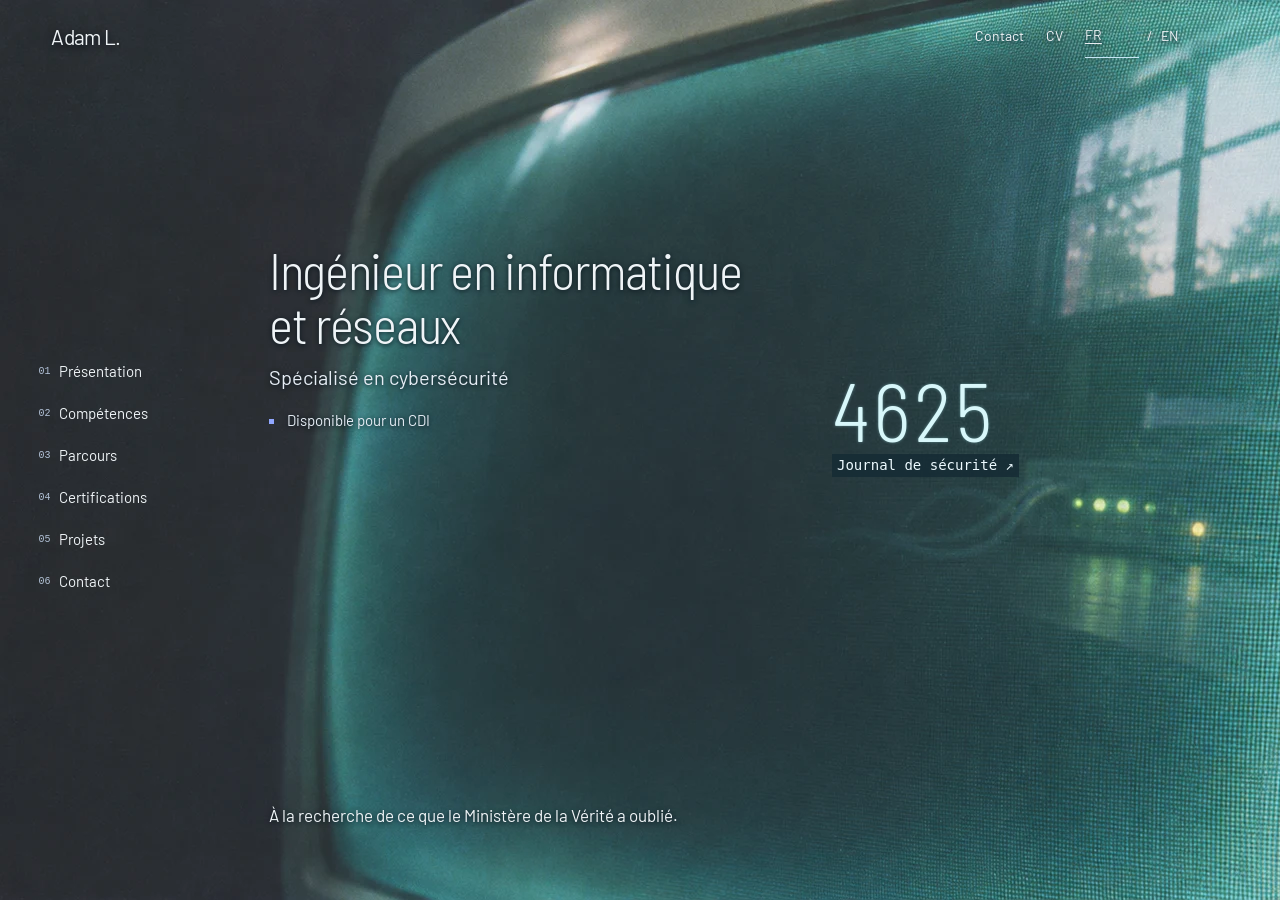
<file: index.html>
<!DOCTYPE html>

<html class="cobalt soft-club ambient" data-scene="home" lang="fr">
<head>
<meta charset="utf-8"/>
<meta content="width=device-width, initial-scale=1" name="viewport"/>
<meta content="Portfolio de Adam LAAOUANE, étudiant ingénieur à ESAIP Angers en Informatique et Réseaux, spécialisé en cybersécurité" name="description"/>
<meta content="étudiant, ingénieur, , informatique, réseaux, cybersécurité,ESAIP, esaip, Adam, LAAOUANE" name="keywords"/>
<meta content="Adam, laaouane,esaip, Informatique, réseaux, ESAIP" name="news_keywords"/>
<meta content="Portfolio ADAM LAAOUANE - Étudiant ingénieur à l'ESAIP" name="description"/>
<meta content="Adam LAAOUANE" name="author"/>
<meta content="index, noimageindex" name="robots"/>
<title>
   Adam Laaouane — Cybersécurité &amp; Réseaux
  </title>
<link href="assets/img/logos-v2/adam-monogram.svg" rel="icon" type="image/svg+xml"/>
<script defer="" src="assets/js/album.js">
</script>
<link href="assets/css/fonts.css" rel="stylesheet"/>
<link href="assets/css/album.css" rel="stylesheet"/>
<link href="assets/css/icons.css" rel="stylesheet"/>
<link as="font" crossorigin="" href="assets/fonts/barlow-400-latin.woff2" rel="preload" type="font/woff2"/>
<link as="font" crossorigin="" href="assets/fonts/barlowsemicondensed-300-latin.woff2" rel="preload" type="font/woff2"/>
<link href="assets/css/thm-badge.css" rel="stylesheet"/>
<script defer="" src="assets/js/thm-badge.js">
</script>
<script defer="" src="assets/js/project-preview.js">
</script>
<link href="assets/css/cobalt.css" rel="stylesheet"/>
<script defer="" src="assets/js/cobalt.js">
</script>
<link href="assets/css/soft-club.css" rel="stylesheet"/><link href="assets/css/ambient.css" rel="stylesheet"/><link as="image" href="assets/img/4625/projets-1600.webp" imagesizes="100vw" imagesrcset="assets/img/4625/projets-800.webp 800w, assets/img/4625/projets-1600.webp 1600w" rel="preload"/></head>
<body>
<a class="skip-link" href="#home">
   Aller au contenu
  </a>
<header class="masthead">
<a aria-label="Adam Laaouane — Accueil" class="signature" href="#cover">
    Adam L.
   </a>
<a class="back-cover" href="#cover">

    Accueil
   </a>
<div class="header-links">
<a class="header-contact" href="#contact">
     Contact 
    </a>
<a download="" href="assets/files/CV_Adam_Laaouane.pdf">
     CV 
    </a>
<div aria-label="Langue" class="languages">
<a aria-current="true" data-language="" href="./#cover" hreflang="fr" lang="fr">
      FR
     </a>
<span>
      /
     </span>
<a data-language="" href="en.html#cover" hreflang="en" lang="en">
      EN
     </a>
</div>
</div>
</header>
<nav aria-label="Navigation des rubriques" class="album-index">
<a aria-label="Retour à l'accueil" class="index-cover" href="#cover">

    Accueil
   </a>
<a data-scene-link="home" href="#home">
<span>
     01
    </span>
    Présentation
    <i aria-hidden="true">
</i>
</a>
<a data-scene-link="services" href="#services">
<span>
     02
    </span>
    Compétences
    <i aria-hidden="true">
</i>
</a>
<a data-scene-link="parcours" href="#parcours">
<span>
     03
    </span>
    Parcours
    <i aria-hidden="true">
</i>
</a>
<a data-scene-link="certifications" href="#certifications">
<span>
     04
    </span>
    Certifications
    <i aria-hidden="true">
</i>
</a>
<a data-scene-link="portfolio" href="#portfolio">
<span>
     05
    </span>
    Projets
    <i aria-hidden="true">
</i>
</a>
<a data-scene-link="contact" href="#contact">
<span>
     06
    </span>
    Contact
    <i aria-hidden="true">
</i>
</a>
</nav>
<main>
<div class="album-opening" id="cover" tabindex="-1">
<div class="cover-stage">
<div class="cover-face">
<div aria-hidden="true" class="cobalt-decor" data-scene-art="accueil"><img alt="" height="941" loading="eager" sizes="100vw" src="assets/img/4625/projets-1600.webp" srcset="assets/img/4625/projets-800.webp 800w, assets/img/4625/projets-1600.webp 1600w" width="1672"/></div>
<div class="cover-copy">
<h1>Ingénieur en informatique<br class="cover-break"/> et réseaux</h1>
<p class="cover-specialty">
        Spécialisé en cybersécurité
       </p>
<p class="cover-availability">
        Disponible pour un CDI
       </p>
<p class="cover-manifesto">À la recherche de ce que le Ministère de la Vérité a oublié.</p>
</div>
<a class="glass-number" href="#portfolioModal5"><span>4625</span><span class="glass-caption">Journal de sécurité ↗</span></a></div>
</div>
</div><section aria-label="Présentation" class="scene opening-note" id="home" tabindex="-1">
<div aria-hidden="true" class="cobalt-decor" data-scene-art="home"><img alt="" height="941" loading="lazy" sizes="100vw" src="assets/img/4625/presentation-1600.webp" srcset="assets/img/4625/presentation-800.webp 800w, assets/img/4625/presentation-1600.webp 1600w" width="1672"/></div>
<div class="scene-scroll">
<div class="scene-content">
<div class="arrival">
<p class="eyebrow">
          01 / Présentation
         </p>
<h2>
          Présentation
         </h2>
<p class="profile-introduction">
          Mon parcours relie administration du SI, sécurisation réseau et analyse des événements de sécurité. J'aime comprendre comment les outils fonctionnent ensemble, puis les mettre à l'épreuve dans des projets concrets.
         </p>
<p class="availability">
          Disponible pour un CDI
         </p>
<div class="actions">
<a class="action primary" href="#portfolio">
           Voir mes projets 
          </a>
<a class="action" href="#parcours">
           Découvrir mon parcours 
          </a>
</div>
<div class="intro-story opening-story" id="intro-story">
<span class="eyebrow">
     01
    </span>
<h2>
     Qui suis-je ?
    </h2>
<details class="profile-extra">
<summary>Formation et objectifs professionnels</summary>
<p>
      Ingénieur diplômé en informatique, spécialisé en cybersécurité, je suis passionné par la
                            protection des systèmes d’information et les infrastructures réseau. Grâce à mes expériences
                            en administration systèmes, sécurité, supervision et développement, j’ai acquis une vision
                            polyvalente des environnements IT. Disponible immédiatement, je recherche un CDI afin de
                            contribuer à des projets techniques ambitieux et poursuivre ma carrière dans la
                            cybersécurité, notamment en tant qu’analyste SOC ou ingénieur sécurité.
     </p>
<p class="home-role">
      Ingénieur en informatique et réseaux
      <br/>
<strong>
       Analyste SOC
      </strong>
</p>
<p class="availability">
<i>
</i>
      Disponible immédiatement · À la recherche d’un CDI
     </p>
</details>
</div></div>
</div>
</div>
</section>
<section aria-label="Compétences" class="scene scene-services" data-track="02" id="services" tabindex="-1">
<div aria-hidden="true" class="cobalt-decor" data-scene-art="services"><img alt="" height="941" loading="lazy" sizes="100vw" src="assets/img/4625/competences-1600.webp" srcset="assets/img/4625/competences-800.webp 800w, assets/img/4625/competences-1600.webp 1600w" width="1672"/></div>
<div class="scene-scroll">
<div class="scene-content">
<div class="section-heading">
<p class="eyebrow">
        02
       </p>
<h2>
        Compétences
       </h2>
</div>
<div class="explorer">
<div aria-label="Domaines de compétences" class="skill-index" role="group">
<button aria-controls="skill-0" aria-pressed="false" type="button">
<span class="skill-label">
<span aria-hidden="true" class="portfolio-icon portfolio-icon--shield">
</span>
          Cybersécurité
         </span>
<span aria-hidden="true">
          ↗
         </span>
</button>
<button aria-controls="skill-1" aria-pressed="false" type="button">
         Administration système
         <span aria-hidden="true">
          ↗
         </span>
</button>
<button aria-controls="skill-2" aria-pressed="false" type="button">
<span class="skill-label">
<span aria-hidden="true" class="portfolio-icon portfolio-icon--web">
</span>
          Développement web
         </span>
<span aria-hidden="true">
          ↗
         </span>
</button>
<button aria-controls="skill-3" aria-pressed="false" type="button">
         Développement logiciel
         <span aria-hidden="true">
          ↗
         </span>
</button>
<button aria-controls="skill-4" aria-pressed="false" type="button">
<span class="skill-label">
<span aria-hidden="true" class="portfolio-icon portfolio-icon--android">
</span>
          Développement Android
         </span>
<span aria-hidden="true">
          ↗
         </span>
</button>
<button aria-controls="skill-5" aria-pressed="false" type="button">
<span class="skill-label">
<span aria-hidden="true" class="portfolio-icon portfolio-icon--web">
</span>
          Backend
         </span>
<span aria-hidden="true">
          ↗
         </span>
</button>
<button aria-controls="skill-6" aria-pressed="false" type="button">
         Outils &amp; gestion
         <span aria-hidden="true">
          ↗
         </span>
</button>
</div>
<div class="skill-panels">
<article class="skill-panel" id="skill-0">
<h3>
<span aria-hidden="true" class="portfolio-icon portfolio-icon--shield">
</span>
          Cybersécurité
         </h3>
<div class="skill-body">
<div>
<ul>
<li>
             Pentesting &amp; Ethical Hacking (Nmap, Nessus, Burp Suite, Metasploit, Wireshark)
            </li>
<li>
             Attaques &amp; contre-mesures : SQLi, XSS, MITM, brute force
            </li>
<li>
             Supervision &amp; défense : SIEM (Splunk/ELK), EDR/XDR, réponse aux incidents
            </li>
<li>
             Gestion des accès : Entra ID, MFA, Zero Trust
            </li>
<li>
             Sécurité messagerie : SPF, DKIM, DMARC, TLS/SSL
            </li>
<li>
             Normes &amp; conformité : Autodiagnostic ANSSI, PCA/PRA, ISO 27001
            </li>
</ul>
<a href="https://www.root-me.org/Zetsu-794769">
            Mon
                            profil Root-Me
           </a>
<a href="https://tryhackme.com/p/Z33tsu">
            Mon profil
                            TryHackMe
           </a>
<p>
<em>
             Certification CEH en préparation
            </em>
</p>
<div class="thm-profile-badge">
<div class="thm-badge-viewport">
<iframe height="88" loading="lazy" referrerpolicy="no-referrer" sandbox="allow-scripts allow-same-origin allow-popups allow-popups-to-escape-sandbox" src="https://tryhackme.com/api/v2/badges/public-profile?userPublicId=1918814" title="Badge TryHackMe de Z33tsu" width="329">
</iframe>
</div>
<a class="thm-badge-fallback" href="https://tryhackme.com/p/Z33tsu" rel="noopener noreferrer" target="_blank">
             Profil TryHackMe ? ouvrir directement ?
            </a>
</div>
</div>
</div>
</article>
<article class="skill-panel" id="skill-1">
<h3>
          Administration système
         </h3>
<div class="skill-body">
<div>
<ul>
<li>
             Windows Server, Linux (Debian/Ubuntu)
            </li>
<li>
             Active Directory, GPO, comptes &amp; accès
            </li>
<li>
             Monitoring, sauvegardes, continuité (PCA)
            </li>
</ul>
</div>
</div>
</article>
<article class="skill-panel" id="skill-2">
<h3>
<span aria-hidden="true" class="portfolio-icon portfolio-icon--web">
</span>
          Développement web
         </h3>
<div class="skill-body">
<div>
<ul>
<li>
             HTML5, CSS3, JavaScript, PHP
            </li>
<li>
             Frameworks: Bootstrap, React, Symfony
            </li>
<li>
             Apps robustes, évolutives, bonnes pratiques
            </li>
</ul>
</div>
</div>
</article>
<article class="skill-panel" id="skill-3">
<h3>
          Développement logiciel
         </h3>
<div class="skill-body">
<div>
<ul>
<li>
             Langages: Java, Python, C, C++, C#
            </li>
<li>
             Unity 3D, Git/GitHub, patterns &amp; tests
            </li>
</ul>
</div>
</div>
</article>
<article class="skill-panel" id="skill-4">
<h3>
<span aria-hidden="true" class="portfolio-icon portfolio-icon--android">
</span>
          Développement Android
         </h3>
<div class="skill-body">
<div>
<ul>
<li>
             Java &amp; Kotlin, Android Studio
            </li>
<li>
             UI XML, navigation, gestion réseau/DB
            </li>
</ul>
</div>
</div>
</article>
<article class="skill-panel" id="skill-5">
<h3>
<span aria-hidden="true" class="portfolio-icon portfolio-icon--web">
</span>
          Backend
         </h3>
<div class="skill-body">
<div>
<ul>
<li>
             PHP, Symfony, APIs REST
            </li>
<li>
             Sécu applicative: OWASP basics
            </li>
</ul>
</div>
</div>
</article>
<article class="skill-panel" id="skill-6">
<h3>
          Outils &amp; gestion
         </h3>
<div class="skill-body">
<div>
<ul>
<li>
             Office: Word, Excel, PowerPoint, Outlook
            </li>
<li>
             Projet &amp; collab: MS Project, Trello, Notion
            </li>
<li>
             Versioning: Git/GitHub
            </li>
</ul>
</div>
</div>
</article>
</div>
</div>
</div>
</div>
</section>
<section aria-label="Parcours" class="scene scene-parcours" data-track="03" id="parcours" tabindex="-1">
<div aria-hidden="true" class="cobalt-decor" data-scene-art="parcours"><img alt="" height="941" loading="lazy" sizes="100vw" src="assets/img/4625/parcours-1600.webp" srcset="assets/img/4625/parcours-800.webp 800w, assets/img/4625/parcours-1600.webp 1600w" width="1672"/></div>
<div class="scene-scroll">
<div class="scene-content">
<div class="section-heading">
<p class="eyebrow">
        03
       </p>
<h2>
        Parcours
       </h2>
<p class="route">
        Agadir · Angers · Arnhem
        <br/>
        Valladolid · Nantes
       </p>
</div>
<nav aria-label="Étapes du parcours" class="route-index">
<a href="#stop-0">
<span>
         2026
        </span>
        Ingénieur Réseaux et Sécurité
       </a>
<a href="#stop-1">
<span>
         2026
        </span>
        Data Analyst
       </a>
<a href="#stop-2">
<span>
         2024 - 2025
        </span>
        Contrat de professionnalisation
       </a>
<a href="#stop-3">
<span>
         2023 - 2025
        </span>
        Cycle ingénieur à l'ESAIP
       </a>
<a href="#stop-4">
<span>
         janvier - juin 2024
        </span>
        Deuxième Séjour d'études à l'étranger
       </a>
<a href="#stop-5">
<span>
         janvier - juin 2022
        </span>
        Premier Séjour d'études à l'étranger
       </a>
<a href="#stop-6">
<span>
         2020 - 2022
        </span>
        Classe préparatoire à l'ESAIP Angers
       </a>
<a href="#stop-7">
<span>
         2020
        </span>
        Baccalauréat Scientifique
       </a>
</nav>
<div class="journey-list">
<article class="journey-stop reveal" id="stop-0">
<header>
<span class="stop-date">
          2026
         </span>
<div class="organization">
<img alt="" class="organization-logo organization-logo--emblem" decoding="async" height="1214" loading="lazy" src="assets/img/logos/wilaya-emblem.png" width="1295"/>
<p class="organization-name">
           Préfecture d’Agadir Ida-Outanane — Région Souss-Massa
          </p>
</div>
<h3>
          Ingénieur Réseaux et Sécurité
         </h3>
</header>
<div class="stop-body">
<div>
<p>
           Expérience internationale de 2 mois au sein de la
           <strong>
            Préfecture d'Agadir Ida-Outanane - Région Souss-Massa
                                    (Ministère de l'Intérieur du Royaume du Maroc)
           </strong>
           .
                                Déploiement et sécurisation d'une infrastructure réseau avec
                                pare-feu, segmentation et filtrage, mise en place
                                d'un portail captif et de la protection DNS/IP ainsi que développement d'une solution de
                                supervision basée sur
           <strong>
            Grafana, InfluxDB et
                                    Telegraf
           </strong>
           pour le monitoring des performances réseau.
          </p>
</div>
</div>
</article>
<article class="journey-stop reveal" id="stop-1">
<header>
<span class="stop-date">
          2026
         </span>
<div class="organization">
<img alt="" class="org-logo" decoding="async" height="165" loading="lazy" src="assets/img/logos-v2/esaip-dark.svg" width="334"/>
<p class="organization-name">
           ESAIP · Angers
          </p>
</div>
<h3>
          Data Analyst
         </h3>
</header>
<div class="stop-body">
<div>
<p>
           Stage de 3 mois au sein de
           <strong>
            l'ESAIP (Angers, France)
           </strong>
           en tant que
           <strong>
            Data Analyst
           </strong>
           . Développement de tableaux de bord interactifs sous
           <strong>
            Power BI
           </strong>
           pour le pilotage pédagogique, avec modélisation et
                                normalisation des données, création de mesures
           <strong>
            DAX
           </strong>
           et d'indicateurs
           <strong>
            KPI
           </strong>
           . Structuration, automatisation et centralisation des traitements
                                de données afin de transformer des rapports Excel complexes en tableaux de bord
                                dynamiques (Sunburst, graphiques interactifs, visualisations avancées) facilitant
                                l'analyse et la prise de décision.
          </p>
</div>
</div>
</article>
<article class="journey-stop reveal" id="stop-2">
<header>
<span class="stop-date">
          2024 - 2025
         </span>
<div class="organization">
<img alt="" class="organization-logo organization-logo--slogan" decoding="async" height="120" loading="lazy" src="assets/img/logos/happy-babees.png" width="279"/>
<p class="organization-name">
           Happy Babees · Nantes
          </p>
</div>
<h3>
          Contrat de professionnalisation
         </h3>
</header>
<div class="stop-body">
<div>
<p>
           Chargé de systèmes d'information opérationnel chez
           <strong>
            Happy Babees
                                    (Nantes)
           </strong>
           ,
                                dans le cadre de ma 5ème et dernière année d’études d’ingénieur.
                                Gestion et optimisation du SI, automatisation de processus SaaS,
                                cybersécurité (autodiagnostic ANSSI, PCA/PRA, gestion des accès, protocoles de
                                messagerie sécurisés).
          </p>
</div>
</div>
</article>
<article class="journey-stop reveal" id="stop-3">
<header>
<span class="stop-date">
          2023 - 2025
         </span>
<div class="organization">
<img alt="" class="org-logo" decoding="async" height="165" loading="lazy" src="assets/img/logos-v2/esaip-dark.svg" width="334"/>
<p class="organization-name">
           ESAIP · Angers
          </p>
</div>
<h3>
          Cycle ingénieur à l'ESAIP
         </h3>
</header>
<div class="stop-body">
<div>
<p>
           Cycle ingénieur en informatique et réseaux à l'ESAIP, avec spécialisation en
                                cybersécurité.
                                Formation mêlant théorie et projets concrets dans un contexte international.
          </p>
</div>
</div>
</article>
<article class="journey-stop reveal" id="stop-4">
<header>
<span class="stop-date">
          janvier - juin 2024
         </span>
<div class="organization">
<img alt="" class="organization-logo" decoding="async" height="155" loading="lazy" src="assets/img/logos/uemc.jpg" width="252"/>
<p class="organization-name">
           UEMC · Valladolid
          </p>
</div>
<h3>
          Deuxième Séjour d'études à l'étranger
         </h3>
</header>
<div class="stop-body">
<div>
<p>
           Séjour Erasmus à Valladolid (UEMC, Espagne).
                                Renforcement des compétences en cybersécurité et en informatique dans un environnement
                                multiculturel.
          </p>
</div>
</div>
</article>
<article class="journey-stop reveal" id="stop-5">
<header>
<span class="stop-date">
          janvier - juin 2022
         </span>
<div class="organization">
<img alt="" class="organization-logo organization-logo--han" decoding="async" height="183" loading="lazy" src="assets/img/logos/han.png" width="276"/>
<p class="organization-name">
           HAN University of Applied Sciences · Arnhem
          </p>
</div>
<h3>
          Premier Séjour d'études à l'étranger
         </h3>
</header>
<div class="stop-body">
<div>
<p>
           Séjour Erasmus à Arnhem (Pays-Bas), au sein de la HAN University of Applied Sciences.
                                Découverte de nouvelles approches pédagogiques et techniques.
          </p>
</div>
</div>
</article>
<article class="journey-stop reveal" id="stop-6">
<header>
<span class="stop-date">
          2020 - 2022
         </span>
<div class="organization">
<img alt="" class="org-logo" decoding="async" height="165" loading="lazy" src="assets/img/logos-v2/esaip-dark.svg" width="334"/>
<p class="organization-name">
           ESAIP · Angers
          </p>
</div>
<h3>
          Classe préparatoire à l'ESAIP Angers
         </h3>
</header>
<div class="stop-body">
<div>
<p>
           Cycle préparatoire intégré à l'école d'ingénieurs ESAIP à Angers.
          </p>
</div>
</div>
</article>
<article class="journey-stop reveal" id="stop-7">
<header>
<span class="stop-date">
          2020
         </span>
<img alt="maroc-image" decoding="async" height="740" loading="lazy" src="assets/img/logos/maroc.png" width="1040"/>
<h3>
          Baccalauréat Scientifique
         </h3>
</header>
<div class="stop-body">
<div>
<p>
           Baccalauréat scientifique option Physique-Chimie (BFI) – Agadir, Maroc.
          </p>
</div>
</div>
</article>
</div>
</div>
</div>
</section>
<section aria-label="Certifications" class="scene scene-certifications" data-track="04" id="certifications" tabindex="-1">
<div aria-hidden="true" class="cobalt-decor" data-scene-art="certifications"><img alt="" height="941" loading="lazy" sizes="100vw" src="assets/img/4625/certifications-1600.webp" srcset="assets/img/4625/certifications-800.webp 800w, assets/img/4625/certifications-1600.webp 1600w" width="1672"/></div>
<a class="sleeve-label" href="https://tryhackme-certificates.s3-eu-west-1.amazonaws.com/THM-HOP2UNZ6FI.pdf" rel="noopener" target="_blank"><img src="assets/img/4625/soc-level-one.webp" alt="SOC Level 1 · TryHackMe" loading="lazy"/></a><div class="scene-scroll">
<div class="scene-content">
<div class="section-heading">
<p class="eyebrow">
        04
       </p>
<h2>
        Certifications
       </h2>
</div>
<div class="credentials">
<details class="credential" open="">
<summary>
<img alt="" class="org-logo" decoding="async" height="461" loading="lazy" src="assets/img/logos-v2/tryhackme-dark.svg" width="824"/>
<span class="credential-name">
<h3>
           SOC Level 1
          </h3>
<p>
           TryHackMe
          </p>
</span>
<span aria-hidden="true" class="expand">
          +
         </span>
</summary>
<div class="credential-detail">
<p>
          Émise en juillet 2026
         </p>
<p>
          Identifiant du diplôme : THM-HOP2UNZ6FI
         </p>
<a href="https://tryhackme-certificates.s3-eu-west-1.amazonaws.com/THM-HOP2UNZ6FI.pdf" rel="noopener noreferrer" target="_blank">
          Afficher le diplôme 
         </a>
</div>
</details>
<details class="credential">
<summary>
<img alt="" class="org-logo" decoding="async" height="461" loading="lazy" src="assets/img/logos-v2/tryhackme-dark.svg" width="824"/>
<span class="credential-name">
<h3>
           Pre Security Certificate
          </h3>
<p>
           TryHackMe
          </p>
</span>
<span aria-hidden="true" class="expand">
          +
         </span>
</summary>
<div class="credential-detail">
<p>
          Émise en février 2026
         </p>
<p>
          Identifiant du diplôme : THM-9AQQVFHQ4K
         </p>
<a href="https://tryhackme-certificates.s3-eu-west-1.amazonaws.com/THM-9AQQVFHQ4K.pdf" rel="noopener noreferrer" target="_blank">
          Afficher le diplôme 
         </a>
</div>
</details>
<details class="credential">
<summary>
<img alt="" class="org-logo anssi-logo" decoding="async" height="1000" loading="lazy" src="assets/logos/anssi.png" width="1000"/>
<span class="credential-name">
<h3>
           MOOC ANSSI
          </h3>
<p>
           ANSSI - Agence nationale de la sécurité des systèmes
                                d'information
          </p>
</span>
<span aria-hidden="true" class="expand">
          +
         </span>
</summary>
<div class="credential-detail">
</div>
</details>
<details class="credential">
<summary>
<img alt="" class="org-logo org-logo--vertical" decoding="async" height="305" loading="lazy" src="assets/img/logos-v2/microsoft-dark.svg" width="420"/>
<span class="credential-name">
<h3>
           Microsoft Certified: Azure AI Fundamentals
          </h3>
<p>
           Microsoft
          </p>
</span>
<span aria-hidden="true" class="expand">
          +
         </span>
</summary>
<div class="credential-detail">
<p>
          Émise en octobre 2023
         </p>
</div>
</details>
<details class="credential">
<summary>
<img alt="" class="org-logo org-logo--toeic" decoding="async" height="340" loading="lazy" src="assets/img/logos-v2/toeic-dark.svg" width="510"/>
<span class="credential-name">
<h3>
           Test of English for International Communication (TOEIC)
          </h3>
<p>
           ETS
          </p>
</span>
<span aria-hidden="true" class="expand">
          +
         </span>
</summary>
<div class="credential-detail">
<p>
          Émise en septembre 2023
         </p>
<p>
<strong>
           Compétence : CEFR Level C1
          </strong>
</p>
</div>
</details>
</div>
</div>
</div>
</section>
<section aria-label="Projets" class="scene scene-portfolio" data-track="05" id="portfolio" tabindex="-1">
<div aria-hidden="true" class="cobalt-decor" data-scene-art="portfolio"><img alt="" height="941" loading="lazy" sizes="100vw" src="assets/img/4625/projets-1600.webp" srcset="assets/img/4625/projets-800.webp 800w, assets/img/4625/projets-1600.webp 1600w" width="1672"/></div>
<div class="scene-scroll">
<div class="scene-content">
<div class="section-heading">
<p class="eyebrow">
        05
       </p>
<h2>
        Projets
       </h2>
</div>
<div class="project-spread">
<div aria-label="Aperçu du projet" class="project-selection">
<a href="assets/img/projects/wazuh-alert.png" rel="noopener" target="_blank"><img alt="Wazuh Security Alert" height="422" loading="lazy" src="assets/img/projects/wazuh-alert.png" width="473"/></a>
<h3 id="selected-project-title">
         AI-Augmented SOC Homelab
        </h3><p class="event-note">4625 / Échec de connexion Windows observé dans le lab.</p>
<a class="action selected-project-open" href="#portfolioModal5">
         Ouvrir le projet 
        </a>
</div>
<div class="project-shelf">
<h3 class="index-title">
<span aria-hidden="true" class="portfolio-icon portfolio-icon--image">
</span>
         Explorer les cinq projets
        </h3>
<div class="departure-board">
<div class="board-heading">
<span>
           TABLEAU DES PROJETS
          </span>
<span>
           2021 — 2026
          </span>
</div>
<a class="departure featured" data-project-preview="0" href="#portfolioModal5">
<span class="ref">
           P / 01
          </span>
<span class="project-name">
           AI-Augmented SOC Homelab
           <small>
            Blue Team / SIEM / AI
           </small>
</span>
<span class="project-year">
           2026
          </span>
<span aria-hidden="true" class="departure-arrow">
</span>
</a>
<button aria-label="Afficher l’aperçu : AI-Augmented SOC Homelab Blue Team / SIEM / AI" aria-pressed="true" class="project-select" data-project-index="0" type="button">
          Aperçu
         </button>
<a class="departure" data-project-preview="1" href="#portfolioModal4">
<span class="ref">
           P / 02
          </span>
<span class="project-name">
           Projet Scientifique d'Initiation à la Recherche
           <small>
            IA &amp; Cyber-résilience
           </small>
</span>
<span class="project-year">
           2023-2024
          </span>
<span aria-hidden="true" class="departure-arrow">
</span>
</a>
<button aria-label="Afficher l’aperçu : Projet Scientifique d'Initiation à la Recherche IA &amp; Cyber-résilience" aria-pressed="false" class="project-select" data-project-index="1" type="button">
          Aperçu
         </button>
<a class="departure" data-project-preview="2" href="#portfolioModal1">
<span class="ref">
           P / 03
          </span>
<span class="project-name">
           Sticks &amp; Stones
           <small>
            Unity 3D
           </small>
</span>
<span class="project-year">
           2022
          </span>
<span aria-hidden="true" class="departure-arrow">
</span>
</a>
<button aria-label="Afficher l’aperçu : Sticks &amp; Stones Unity 3D" aria-pressed="false" class="project-select" data-project-index="2" type="button">
          Aperçu
         </button>
<a class="departure" data-project-preview="3" href="#portfolioModal2">
<span class="ref">
           P / 04
          </span>
<span class="project-name">
           Esaip Robotics
           <small>
            Python, C
           </small>
</span>
<span class="project-year">
           2022
          </span>
<span aria-hidden="true" class="departure-arrow">
</span>
</a>
<button aria-label="Afficher l’aperçu : Esaip Robotics Python, C" aria-pressed="false" class="project-select" data-project-index="3" type="button">
          Aperçu
         </button>
<a class="departure" data-project-preview="4" href="#portfolioModal3">
<span class="ref">
           P / 05
          </span>
<span class="project-name">
           Tournoi d'esport
           <small>
            Esaip Rivals
           </small>
</span>
<span class="project-year">
           2021
          </span>
<span aria-hidden="true" class="departure-arrow">
</span>
</a>
<button aria-label="Afficher l’aperçu : Tournoi d'esport Esaip Rivals" aria-pressed="false" class="project-select" data-project-index="4" type="button">
          Aperçu
         </button>
<p class="board-foot">
          Sélectionnez une ligne pour ouvrir le carnet du projet.
         </p>
</div>
</div>
<div class="profile-project">
<p class="eyebrow">
      AI-Augmented SOC Homelab
     </p>
<a class="action text-action" href="#portfolioModal5">
      Ouvrir le lab SOC 
     </a>
</div></div>
</div>
</div>
</section>
<section aria-label="Contact" class="scene scene-contact" data-track="06" id="contact" tabindex="-1">
<div aria-hidden="true" class="cobalt-decor" data-scene-art="contact"><img alt="" height="941" loading="lazy" sizes="100vw" src="assets/img/4625/contact-1600.webp" srcset="assets/img/4625/contact-800.webp 800w, assets/img/4625/contact-1600.webp 1600w" width="1672"/></div>
<div class="scene-scroll">
<div class="scene-content">
<div class="contact-copy">
<p class="eyebrow">
        06
       </p>
<h2>
        Contact
       </h2>
<a class="email" href="mailto:adam.laaouane.pro@gmail.com">
        adam.laaouane.pro@gmail.com
        <span>
</span>
</a>
<div class="actions"><a class="action" href="mailto:adam.laaouane.pro@gmail.com">Écrire un e-mail</a>
<button class="action" id="copy-email">
         Copier l’adresse
         <span>
          ⧉
         </span>
</button>
<a class="action icon-action" href="https://www.linkedin.com/in/adam-laa" rel="noopener noreferrer" target="_blank">
<img alt="" class="portfolio-icon-img" decoding="async" height="50" src="assets/icons/linkedin-dark.png" width="50"/>
         LinkedIn 
        </a>
<a class="action" download="" href="assets/files/CV_Adam_Laaouane.pdf">
         Télécharger le CV 
        </a>
</div>
<p aria-live="polite" id="copy-status" role="status">
</p>
<p class="contact-location">
        France
       </p>
<details class="credits">
<summary>
         Crédits &amp; historique
        </summary>
<p>
         Copyright
         <b>
          ©
         </b>
         Portfolio, logo pensé et réalisé par LAAOUANE Adam 2023 |
         <b>
          Version -
                        0.9
         </b>
</p>
<div>
<div>
<h2>
           Licences
          </h2>
<ul>
<li>
            Bootstrap v5.2
           </li>
<li>
            Font Awesome v5.15.4
           </li>
<li>
            Google Fonts
           </li>
<li>
            jQuery v3.6.1
           </li>
<li>
            icons8
           </li>
<li>
            Favicon
           </li>
<li>
            AOS css/js
           </li>
<li>
            Animista css
           </li>
</ul>
<hr/>
<p>
           Version du site : 0.9
          </p>
<ul>
<li>
            - Ajout de la page "Licenses"
           </li>
<li>
            - Ajout de la page "Contact"
           </li>
<li>
            - Ajout de la page "A propos"
           </li>
<li>
            - Ajout de la page "Projets"
           </li>
<li>
            - Ajout de la page "Compétences"
           </li>
<li>
            - Ajout de la page "Accueil"
           </li>
<li>
            - Ajout de la page "404"
           </li>
</ul>
</div>
</div>
</details>
<a class="return-cover" href="#cover">
        Retour à l'accueil
       </a>
</div>
</div>
</div>
</section>
</main>
<div aria-hidden="true" class="booklet-controls">
<span id="scene-counter">
    01 / 06
   </span>
<span class="control-rule">
</span>
<button aria-label="Scène précédente" id="previous-scene">
    ←
   </button>
<button aria-label="Scène suivante" id="next-scene">
    →
   </button>
</div>
<dialog aria-labelledby="portfolioModal5-title" class="project-detail" id="portfolioModal5" open="">
<div class="dialog-toolbar">
<span aria-hidden="true" class="detail-mark">
     ▧
    </span>
<span>
     CARNET DE PROJET / 01
    </span>
<form method="dialog">
<button aria-label="Retour aux projets" class="close-dialog">Retour aux projets</button>
</form>
</div>
<div class="dialog-content" id="soc-full-detail">
<h2 id="portfolioModal5-title">
     AI-Augmented SOC Homelab
    </h2><nav aria-label="Chapitres" class="chapter-links"><a href="#soc-step-0">Vue d’ensemble</a><a href="#soc-step-1">Architecture du SOC</a><a href="#soc-step-2">Détection &amp; investigation</a><a href="#soc-step-3">Triage assisté par IA</a><a href="#soc-step-4">Mise en œuvre</a></nav><div class="soc-sequence">
<article class="soc-step reveal" id="soc-step-0" tabindex="-1">
<figure><img alt="AI-Augmented SOC Homelab" decoding="async" height="1024" loading="lazy" src="assets/img/projects/ai-soc-homelab.png" width="1536"/><figcaption>AI-Augmented SOC Homelab</figcaption></figure>
<div class="soc-copy">
<span class="eyebrow">
           SOC / 01
          </span>
<h3>
           Vue d’ensemble
          </h3>
<p>
           Conception et déploiement d'un homelab SOC virtualisé visant à
                                    reproduire les principales fonctions d'un environnement Blue Team.
                                    Le laboratoire centralise les événements de sécurité provenant de
                                    différents systèmes afin de permettre leur supervision, leur
                                    détection et leur analyse depuis une plateforme SIEM/XDR.
          </p>
<p>
           Le projet permet également de générer différents scénarios de
                                    sécurité contrôlés afin d'obtenir des alertes réalistes et de
                                    reproduire les premières étapes du travail d'un analyste SOC :
                                    collecte de télémétrie, qualification d'événements, analyse,
                                    contextualisation et investigation.
          </p>
</div>
</article>
<article class="soc-step reveal" id="soc-step-1" tabindex="-1">
<figure><img alt="SOC Homelab Architecture" decoding="async" height="1024" loading="lazy" src="assets/img/projects/soc-architecture.png" width="1536"/><figcaption>SOC Homelab Architecture</figcaption></figure>
<div class="soc-copy">
<span class="eyebrow">
           SOC / 02
          </span>
<h3>
           Architecture du SOC
          </h3>
<p>
           L'environnement repose sur plusieurs machines virtuelles,
                                    comprenant notamment des endpoints Windows et Linux supervisés par
                                    des agents Wazuh. Les événements sont centralisés sur le serveur
                                    Wazuh afin d'être analysés, corrélés et présentés depuis le
                                    dashboard SOC.
          </p>
</div>
</article>
<article class="soc-step reveal" id="soc-step-2" tabindex="-1">
<figure><img alt="Wazuh Security Alert" decoding="async" height="422" loading="lazy" src="assets/img/projects/wazuh-alert.png" width="473"/><figcaption>Wazuh Security Alert</figcaption></figure>
<div class="soc-copy">
<span class="eyebrow">
           SOC / 03
          </span>
<h3>
           Détection &amp; investigation
          </h3>
<p>
           Plusieurs scénarios sont exécutés dans le laboratoire afin de
                                    générer des événements de sécurité observables depuis Wazuh.
                                    L'objectif est de reproduire un workflow de triage SOC en
                                    identifiant la source de l'événement, son contexte, sa sévérité
                                    ainsi que les éléments utiles à une investigation plus approfondie.
          </p>
</div>
</article>
<article class="soc-step reveal" id="soc-step-3" tabindex="-1">
<div class="soc-copy">
<span class="eyebrow">
           SOC / 04
          </span>
<h3>
           Triage assisté par IA
          </h3>
<p>
           Une couche d'intelligence artificielle est intégrée au workflow
                                    afin d'assister l'analyse des alertes remontées par le SOC.
                                    Les événements peuvent être transmis à un modèle de langage local
                                    via un pipeline automatisé afin de produire une synthèse exploitable
                                    par l'analyste.
          </p>
<p>
           Le modèle peut notamment aider à identifier les informations
                                    importantes d'une alerte, résumer le comportement observé,
                                    contextualiser l'événement et proposer des pistes
                                    d'investigation complémentaires.
          </p>
</div>
</article>
<article class="soc-step reveal" id="soc-step-4" tabindex="-1">
<div class="soc-copy">
<span class="eyebrow">
           SOC / 05
          </span>
<h3>
           Mise en œuvre
          </h3>
<ul>
<li>
            Déploiement et configuration d'une plateforme Wazuh SIEM/XDR
           </li>
<li>
            Supervision d'endpoints Windows et Linux
           </li>
<li>
            Centralisation et analyse des événements système et sécurité
           </li>
<li>
            Création de scénarios permettant de générer des alertes de sécurité
           </li>
<li>
            Analyse et triage d'alertes depuis le dashboard Wazuh
           </li>
<li>
            Utilisation du framework MITRE ATT&amp;CK pour contextualiser les détections
           </li>
<li>
            Intégration d'un LLM local dans le workflow d'analyse
           </li>
<li>
            Automatisation de l'enrichissement des alertes via Python et API
           </li>
</ul>
<p>
<b>
            Technologies :
           </b>
           Wazuh, Windows, Linux, Sysmon, MITRE ATT&amp;CK,
                                    Python, PowerShell, REST API, Local LLM, Virtualisation
          </p>
</div>
</article>
</div>
<div>
<div>
<div>
<div>
<figure><img alt="Wazuh Security Alert" decoding="async" height="422" loading="lazy" src="assets/img/projects/wazuh-alert.png" width="473"/><figcaption>Wazuh Security Alert</figcaption></figure>
<h4>
         Vue d’ensemble
        </h4>
<p>
         Conception et déploiement d'un homelab SOC virtualisé visant à
                                    reproduire les principales fonctions d'un environnement Blue Team.
                                    Le laboratoire centralise les événements de sécurité provenant de
                                    différents systèmes afin de permettre leur supervision, leur
                                    détection et leur analyse depuis une plateforme SIEM/XDR.
        </p>
<p>
         Le projet permet également de générer différents scénarios de
                                    sécurité contrôlés afin d'obtenir des alertes réalistes et de
                                    reproduire les premières étapes du travail d'un analyste SOC :
                                    collecte de télémétrie, qualification d'événements, analyse,
                                    contextualisation et investigation.
        </p>
<h4>
         Architecture du SOC
        </h4>
<figure><img alt="SOC Homelab Architecture" decoding="async" height="1024" loading="lazy" src="assets/img/projects/soc-architecture.png" width="1536"/><figcaption>SOC Homelab Architecture</figcaption></figure>
<p>
         L'environnement repose sur plusieurs machines virtuelles,
                                    comprenant notamment des endpoints Windows et Linux supervisés par
                                    des agents Wazuh. Les événements sont centralisés sur le serveur
                                    Wazuh afin d'être analysés, corrélés et présentés depuis le
                                    dashboard SOC.
        </p>
<h4>
         Détection &amp; investigation
        </h4>
<figure><img alt="AI-Augmented SOC Homelab" decoding="async" height="1024" loading="lazy" src="assets/img/projects/ai-soc-homelab.png" width="1536"/><figcaption>AI-Augmented SOC Homelab</figcaption></figure>
<p>
         Plusieurs scénarios sont exécutés dans le laboratoire afin de
                                    générer des événements de sécurité observables depuis Wazuh.
                                    L'objectif est de reproduire un workflow de triage SOC en
                                    identifiant la source de l'événement, son contexte, sa sévérité
                                    ainsi que les éléments utiles à une investigation plus approfondie.
        </p>
<h4>
         Triage assisté par IA
        </h4>
<p>
         Une couche d'intelligence artificielle est intégrée au workflow
                                    afin d'assister l'analyse des alertes remontées par le SOC.
                                    Les événements peuvent être transmis à un modèle de langage local
                                    via un pipeline automatisé afin de produire une synthèse exploitable
                                    par l'analyste.
        </p>
<p>
         Le modèle peut notamment aider à identifier les informations
                                    importantes d'une alerte, résumer le comportement observé,
                                    contextualiser l'événement et proposer des pistes
                                    d'investigation complémentaires.
        </p>
<h4>
         Mise en œuvre
        </h4>
<ul>
<li>
          Déploiement et configuration d'une plateforme Wazuh SIEM/XDR
         </li>
<li>
          Supervision d'endpoints Windows et Linux
         </li>
<li>
          Centralisation et analyse des événements système et sécurité
         </li>
<li>
          Création de scénarios permettant de générer des alertes de sécurité
         </li>
<li>
          Analyse et triage d'alertes depuis le dashboard Wazuh
         </li>
<li>
          Utilisation du framework MITRE ATT&amp;CK pour contextualiser les détections
         </li>
<li>
          Intégration d'un LLM local dans le workflow d'analyse
         </li>
<li>
          Automatisation de l'enrichissement des alertes via Python et API
         </li>
</ul>
<p>
<b>
          Technologies :
         </b>
         Wazuh, Windows, Linux, Sysmon, MITRE ATT&amp;CK,
                                    Python, PowerShell, REST API, Local LLM, Virtualisation
        </p>
</div>
</div>
</div>
</div>
</div>
<form class="dialog-bottom" method="dialog">
<button>
     Fermer ×
    </button>
</form>
</dialog>
<dialog aria-labelledby="portfolioModal4-title" class="project-detail" id="portfolioModal4" open="">
<div class="dialog-toolbar">
<span aria-hidden="true" class="detail-mark">
     ▧
    </span>
<span>
     CARNET DE PROJET / 02
    </span>
<form method="dialog">
<button aria-label="Retour aux projets" class="close-dialog">Retour aux projets</button>
</form>
</div>
<div class="dialog-content">
<div>
<div>
<div>
<div>
<h2 id="portfolioModal4-title">
         Projet Scientifique
                                    d'Initiation à la Recherche
        </h2>
<figure><img alt="PSIR" decoding="async" height="804" loading="lazy" src="assets/img/projects/PSIR.jpg" width="1024"/><figcaption>PSIR</figcaption></figure>
<p>
</p>
        Durant mon cursus d'ingénieur, j'ai eu l'opportunité de diriger un Projet Scientifique
                                d'Initiation à la Recherche (PSIR), axé sur l'utilisation de l'intelligence artificielle
                                pour améliorer la cyber résilience dans le secteur bancaire.
                                En tant que chef de projet, j'ai défini l'objectif de développer un système d'IA capable
                                de répondre aux cybermenaces.
                                Nous en sommes actuellement à la phase de recherche, avec des étapes à venir incluant le
                                développement et les tests en conditions réelles.
                                Cette expérience renforce mes compétences en IA, cybersécurité et gestion de projet.
        <p>
</p>
</div>
</div>
</div>
</div>
</div>
<form class="dialog-bottom" method="dialog">
<button>
     Fermer ×
    </button>
</form>
</dialog>
<dialog aria-labelledby="portfolioModal1-title" class="project-detail" id="portfolioModal1" open="">
<div class="dialog-toolbar">
<span aria-hidden="true" class="detail-mark">
     ▧
    </span>
<span>
     CARNET DE PROJET / 03
    </span>
<form method="dialog">
<button aria-label="Retour aux projets" class="close-dialog">Retour aux projets</button>
</form>
</div>
<div class="dialog-content">
<div>
<div>
<div>
<div>
<h2 id="portfolioModal1-title">
         Sticks &amp; Stones
        </h2>
<figure><img alt="ss-img" decoding="async" height="899" loading="lazy" src="assets/img/projects/ss.png" width="720"/><figcaption>ss-img</figcaption></figure>
<p>
         Durant mon séjour d'études aux Pays-Bas, j'ai eu l'occasion de réaliser un projet
                                    passionnant. J'ai participé activement au développement d'un jeu vidéo en tant
                                    qu'Unity integrator, un rôle polyvalent qui exige à la fois des compétences en
                                    programmation en C# et une maîtrise de l'outil Unity 3D. Mon travail consistait à
                                    intégrer toutes les fonctionnalités du jeu, à optimiser les performances, et à
                                    veiller à ce
                                    que tous les composants fonctionnent de manière fluide.
        </p>
<p>
         En plus de mes responsabilités en tant qu'Unity integrator, j'ai également géré le
                                    dépôt GitHub du projet, assurant une collaboration efficace entre les membres de
                                    l'équipe de développement. Cette expérience m'a permis de perfectionner mes
                                    compétences techniques, ma compréhension des processus de développement de jeux
                                    vidéo, et ma capacité à travailler en équipe pour atteindre des objectifs communs.
                                    Cela a renforcé ma passion pour la programmation et la création de jeux vidéo, et a
                                    élargi mes horizons en tant que professionnel du domaine.
        </p>
<p>
<b>
          Compétences/logiciels utilisées :
         </b>
         Unity 3D , C# , Git , Scrum
        </p>
</div>
</div>
</div>
</div>
</div>
<form class="dialog-bottom" method="dialog">
<button>
     Fermer ×
    </button>
</form>
</dialog>
<dialog aria-labelledby="portfolioModal2-title" class="project-detail" id="portfolioModal2" open="">
<div class="dialog-toolbar">
<span aria-hidden="true" class="detail-mark">
     ▧
    </span>
<span>
     CARNET DE PROJET / 04
    </span>
<form method="dialog">
<button aria-label="Retour aux projets" class="close-dialog">Retour aux projets</button>
</form>
</div>
<div class="dialog-content">
<div>
<div>
<div>
<div>
<h2 id="portfolioModal2-title">
         Membre actif de
                                    esaip robotics
        </h2>
<div class="organization organization-light">
<figure><img alt="" class="organization-logo" decoding="async" height="873" loading="lazy" src="assets/img/logos/esaip-robotics.png" width="1802"/><figcaption></figcaption></figure>
<p class="organization-name">
          ESAIP Robotics
         </p>
</div>
<p>
         Pendant ma première année en cycle ingénieur à l'ESAIP, j'ai saisi
                                    l'opportunité de devenir membre actif du club ESAIP Robotics. Notre club avait pour
                                    objectif de créer un robot autonome pour participer à une compétition de robotique.
                                    Mon rôle au sein de l'équipe comprenait la conception et la programmation du robot
                                    pour qu'il puisse accomplir des tâches spécifiques de manière autonome.
        </p>
<p>
<b>
          Compétences/logiciels utilisé(e)s :
         </b>
         Python , C
        </p>
</div>
</div>
</div>
</div>
</div>
<form class="dialog-bottom" method="dialog">
<button>
     Fermer ×
    </button>
</form>
</dialog>
<dialog aria-labelledby="portfolioModal3-title" class="project-detail" id="portfolioModal3" open="">
<div class="dialog-toolbar">
<span aria-hidden="true" class="detail-mark">
     ▧
    </span>
<span>
     CARNET DE PROJET / 05
    </span>
<form method="dialog">
<button aria-label="Retour aux projets" class="close-dialog">Retour aux projets</button>
</form>
</div>
<div class="dialog-content">
<div>
<div>
<div>
<div>
<h2 id="portfolioModal3-title">
         Esaip Rivals
        </h2>
<figure><img alt="Esaip Rivals" decoding="async" height="600" loading="lazy" src="assets/img/projects/tournoi.png" width="701"/><figcaption>Esaip Rivals</figcaption></figure>
<p>
         Durant ma deuxième année en cycle préparatoire à l'ESAIP, j'ai eu l'opportunité
                                    d'organiser un tournoi d'e-sport. Cette initiative a été une occasion exceptionnelle
                                    de réunir la communauté étudiante passionnée par les jeux vidéo, de promouvoir la
                                    compétition amicale et de créer un environnement convivial pour les participants.
        </p>
<p>
         En tant qu'organisateur du tournoi, j'ai coordonné tous les aspects de l'événement,
                                    depuis la planification jusqu'à la mise en œuvre. Cela incluait la sélection des
                                    jeux, la création des règles du tournoi, la gestion des inscriptions des équipes, la
                                    configuration des serveurs de jeu, et la coordination des horaires. J'ai également
                                    veillé à ce que le tournoi se déroule en douceur et que les participants aient une
                                    expérience mémorable.
        </p>
<p>
         Cette expérience m'a permis de développer mes compétences en gestion de projets, en
                                    communication, et en organisation d'événements. Elle a renforcé ma passion pour les
                                    jeux vidéo en tant que moyen de rassembler des personnes autour d'une passion
                                    commune. Organiser ce tournoi a été une expérience gratifiante qui a laissé une
                                    empreinte positive au sein de la communauté étudiante.
        </p>
<p>
<b>
          Soft-Skills :
         </b>
         Gestion de projet , Communication , Planification et organisation , Gestion du temps
                                    , Résolution de problèmes , Travail en équipe , Adaptabilité
        </p>
</div>
</div>
</div>
</div>
</div>
<form class="dialog-bottom" method="dialog">
<button>
     Fermer ×
    </button>
</form>
</dialog>
<div aria-hidden="true" class="reading-progress">
<span>
</span>
</div>
</body>
</html>
</file>
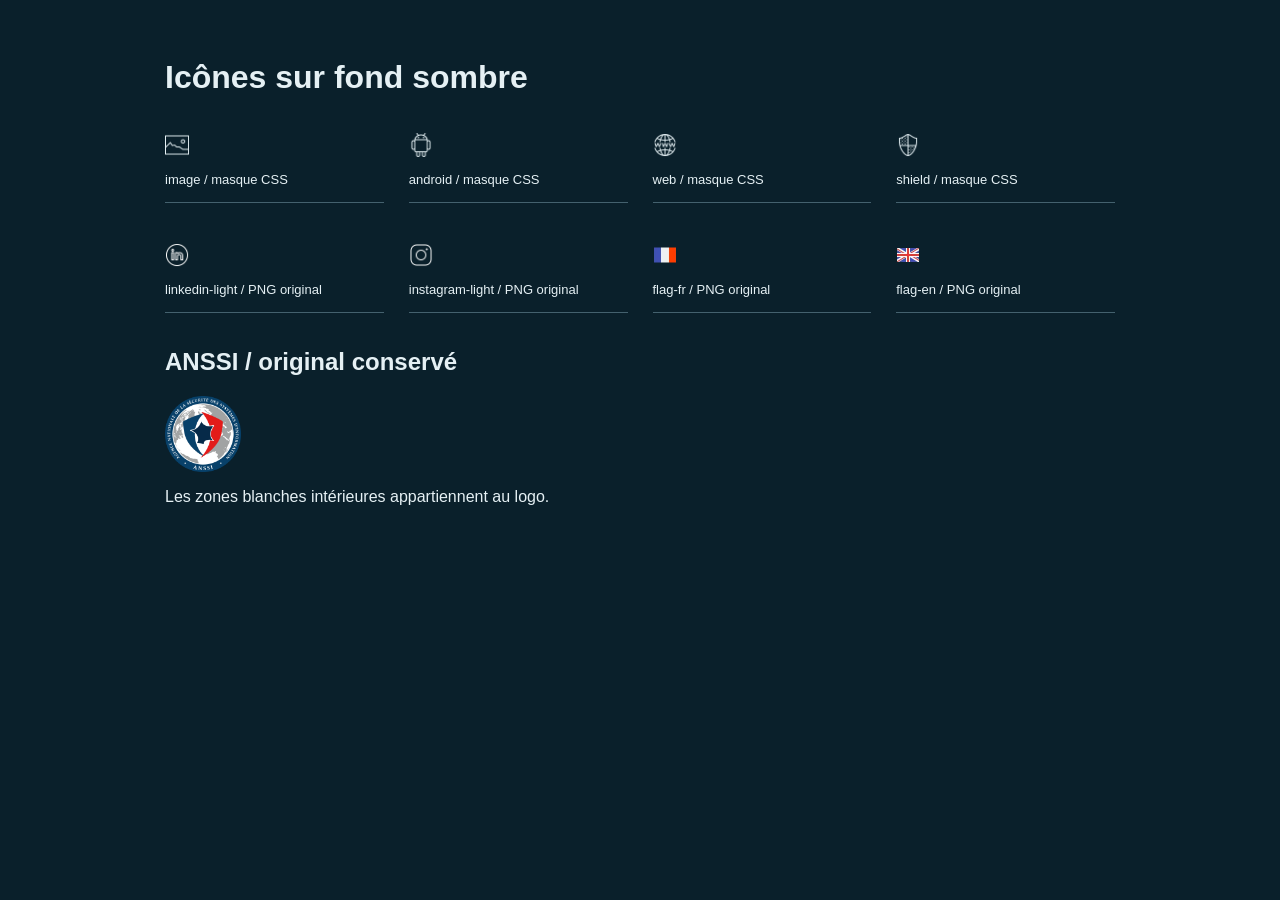
<file: docs/icons/index.html>
<!DOCTYPE html>
<html lang="fr">
 <meta charset="utf-8"/>
 <meta content="width=device-width,initial-scale=1" name="viewport"/>
 <title>
  Icônes / fond sombre
 </title>
 <link href="../../assets/css/icons.css" rel="stylesheet"/>
 <style>
  body{background:#0a202b;color:#e5f0f4;font:16px Arial;padding:30px}main{max-width:950px;margin:auto}.grid{display:grid;grid-template-columns:repeat(auto-fit,minmax(180px,1fr));gap:25px}.item{padding:15px 0;border-bottom:1px solid #44616e}.item span.label{display:block;margin-top:15px;font-size:13px}h2{margin-top:35px}.anssi-logo{display:block}.light{background:#eff5f7;color:#183141;padding:20px}
 </style>
 <main>
  <h1>
   Icônes sur fond sombre
  </h1>
  <div class="grid">
   <div class="item">
    <span aria-label="image" class="portfolio-icon portfolio-icon--image" role="img">
    </span>
    <span class="label">
     image / masque CSS
    </span>
   </div>
   <div class="item">
    <span aria-label="android" class="portfolio-icon portfolio-icon--android" role="img">
    </span>
    <span class="label">
     android / masque CSS
    </span>
   </div>
   <div class="item">
    <span aria-label="web" class="portfolio-icon portfolio-icon--web" role="img">
    </span>
    <span class="label">
     web / masque CSS
    </span>
   </div>
   <div class="item">
    <span aria-label="shield" class="portfolio-icon portfolio-icon--shield" role="img">
    </span>
    <span class="label">
     shield / masque CSS
    </span>
   </div>
   <div class="item">
    <img alt="linkedin-light" class="portfolio-icon-img" height="50" src="../../assets/icons/linkedin-light.png" width="50"/>
    <span class="label">
     linkedin-light / PNG original
    </span>
   </div>
   <div class="item">
    <img alt="instagram-light" class="portfolio-icon-img" height="50" src="../../assets/icons/instagram-light.png" width="50"/>
    <span class="label">
     instagram-light / PNG original
    </span>
   </div>
   <div class="item">
    <img alt="flag-fr" class="portfolio-icon-img" height="48" src="../../assets/icons/flag-fr.png" width="48"/>
    <span class="label">
     flag-fr / PNG original
    </span>
   </div>
   <div class="item">
    <img alt="flag-en" class="portfolio-icon-img" height="48" src="../../assets/icons/flag-en.png" width="48"/>
    <span class="label">
     flag-en / PNG original
    </span>
   </div>
  </div>
  <h2>
   ANSSI / original conservé
  </h2>
  <img alt="ANSSI" class="anssi-logo" height="1000" src="../../assets/logos/anssi.png" width="1000"/>
  <p>
   Les zones blanches intérieures appartiennent au logo.
  </p>
 </main>
</html>
</file>
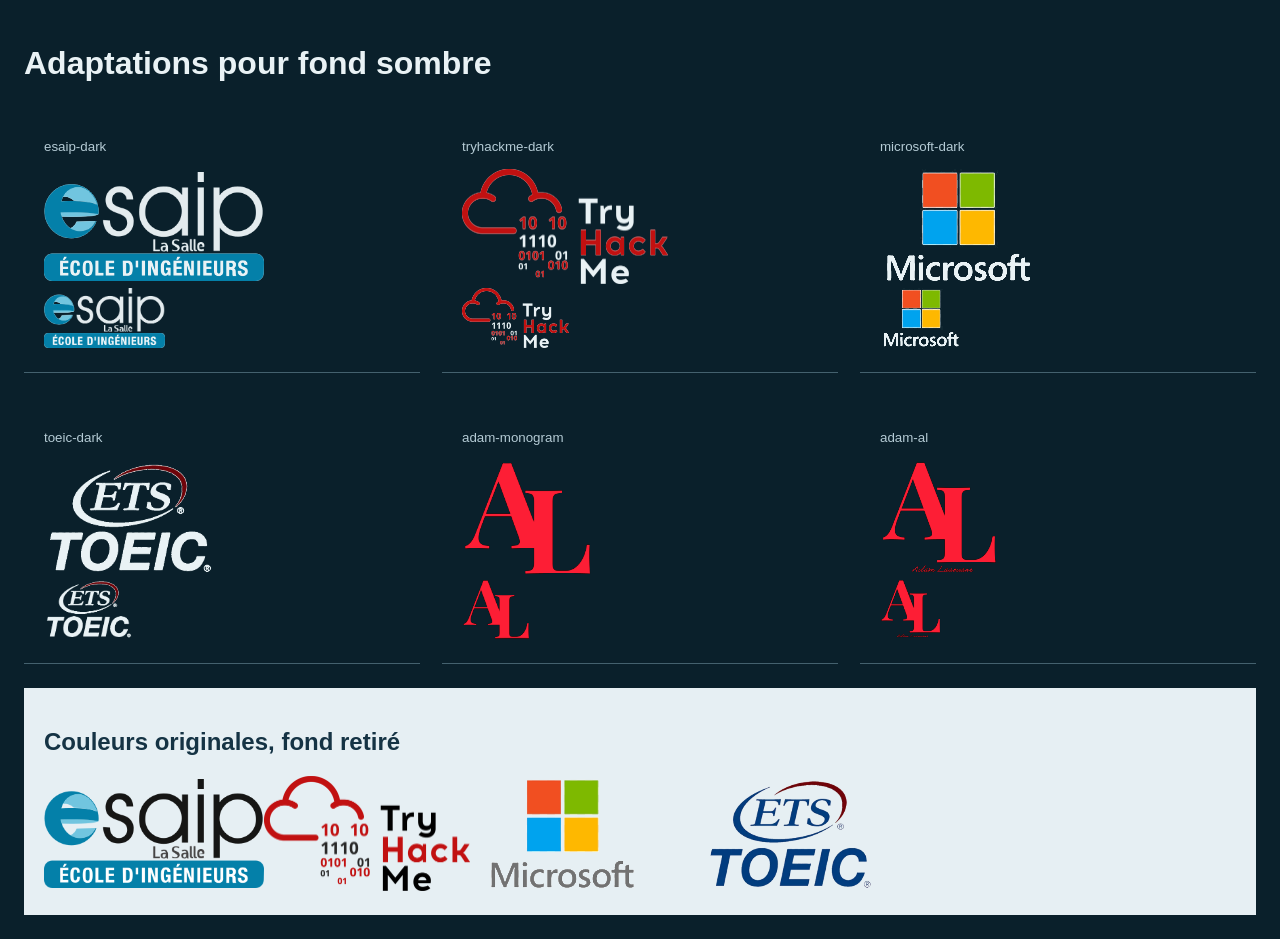
<file: docs/logos-v2/index.html>
<!doctype html><html lang="fr"><meta charset="utf-8"><meta name="viewport" content="width=device-width,initial-scale=1"><title>Logos / validation</title><style>body{margin:0;background:#0a202b;color:#e9f2f5;font:16px Arial;padding:24px}section{display:grid;grid-template-columns:repeat(3,1fr);gap:22px}article{padding:20px;border-bottom:1px solid #44616e}img{width:220px;height:115px;object-fit:contain;object-position:left center}small{display:block;margin:15px 0;color:#b5cbd5}.small img{width:130px;height:60px}.light{background:#e6eff3;color:#153344;margin-top:24px;padding:20px}@media(max-width:600px){section{grid-template-columns:1fr}img{max-width:100%}}</style><h1>Adaptations pour fond sombre</h1><section><article><small>esaip-dark</small><img src="../../assets/img/logos-v2/esaip-dark.svg" alt="esaip-dark"><div class="small"><img src="../../assets/img/logos-v2/esaip-dark.svg" alt="Taille interface"></div></article><article><small>tryhackme-dark</small><img src="../../assets/img/logos-v2/tryhackme-dark.svg" alt="tryhackme-dark"><div class="small"><img src="../../assets/img/logos-v2/tryhackme-dark.svg" alt="Taille interface"></div></article><article><small>microsoft-dark</small><img src="../../assets/img/logos-v2/microsoft-dark.svg" alt="microsoft-dark"><div class="small"><img src="../../assets/img/logos-v2/microsoft-dark.svg" alt="Taille interface"></div></article><article><small>toeic-dark</small><img src="../../assets/img/logos-v2/toeic-dark.svg" alt="toeic-dark"><div class="small"><img src="../../assets/img/logos-v2/toeic-dark.svg" alt="Taille interface"></div></article><article><small>adam-monogram</small><img src="../../assets/img/logos-v2/adam-monogram.svg" alt="adam-monogram"><div class="small"><img src="../../assets/img/logos-v2/adam-monogram.svg" alt="Taille interface"></div></article><article><small>adam-al</small><img src="../../assets/img/logos-v2/adam-al.svg" alt="adam-al"><div class="small"><img src="../../assets/img/logos-v2/adam-al.svg" alt="Taille interface"></div></article></section><div class="light"><h2>Couleurs originales, fond retiré</h2><img src="../../assets/img/logos-v2/esaip-original.svg" alt="esaip"><img src="../../assets/img/logos-v2/tryhackme-original.svg" alt="tryhackme"><img src="../../assets/img/logos-v2/microsoft-original.svg" alt="microsoft"><img src="../../assets/img/logos-v2/toeic-original.svg" alt="toeic"></div></html>
</file>
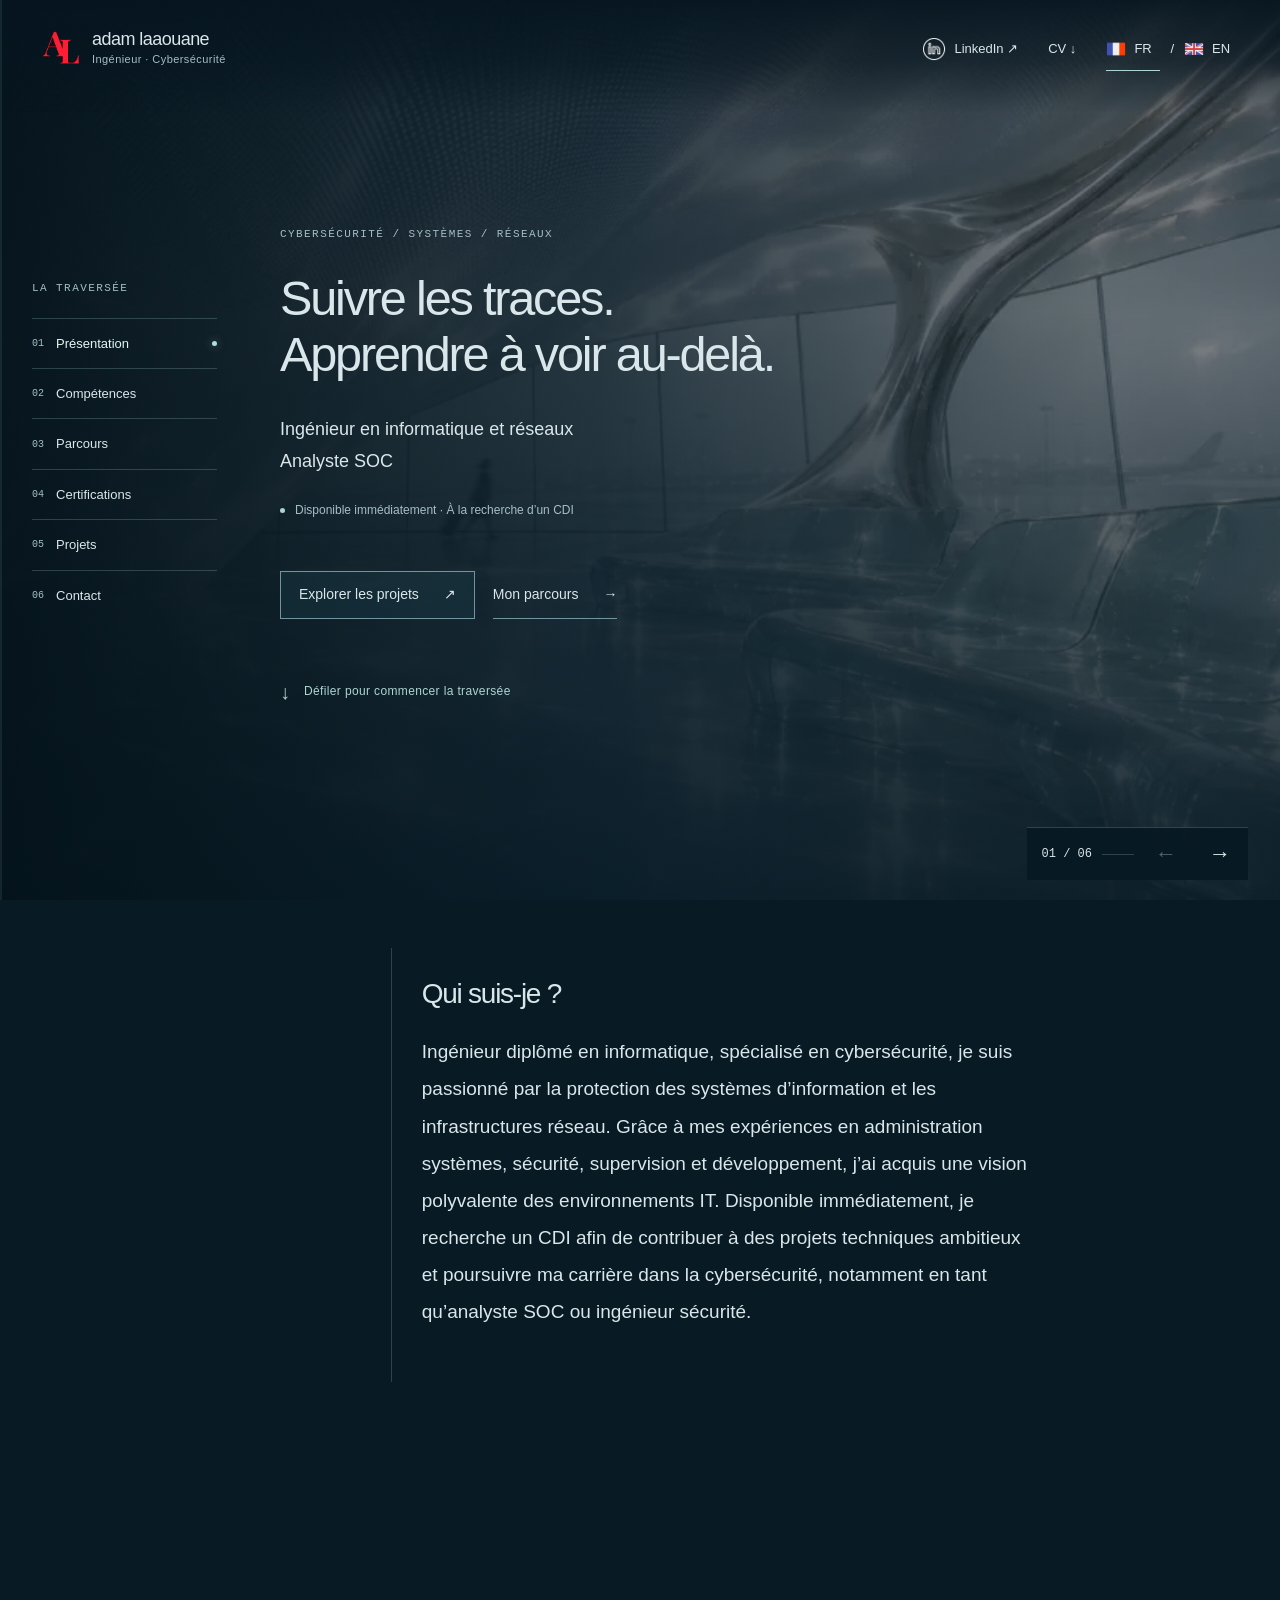
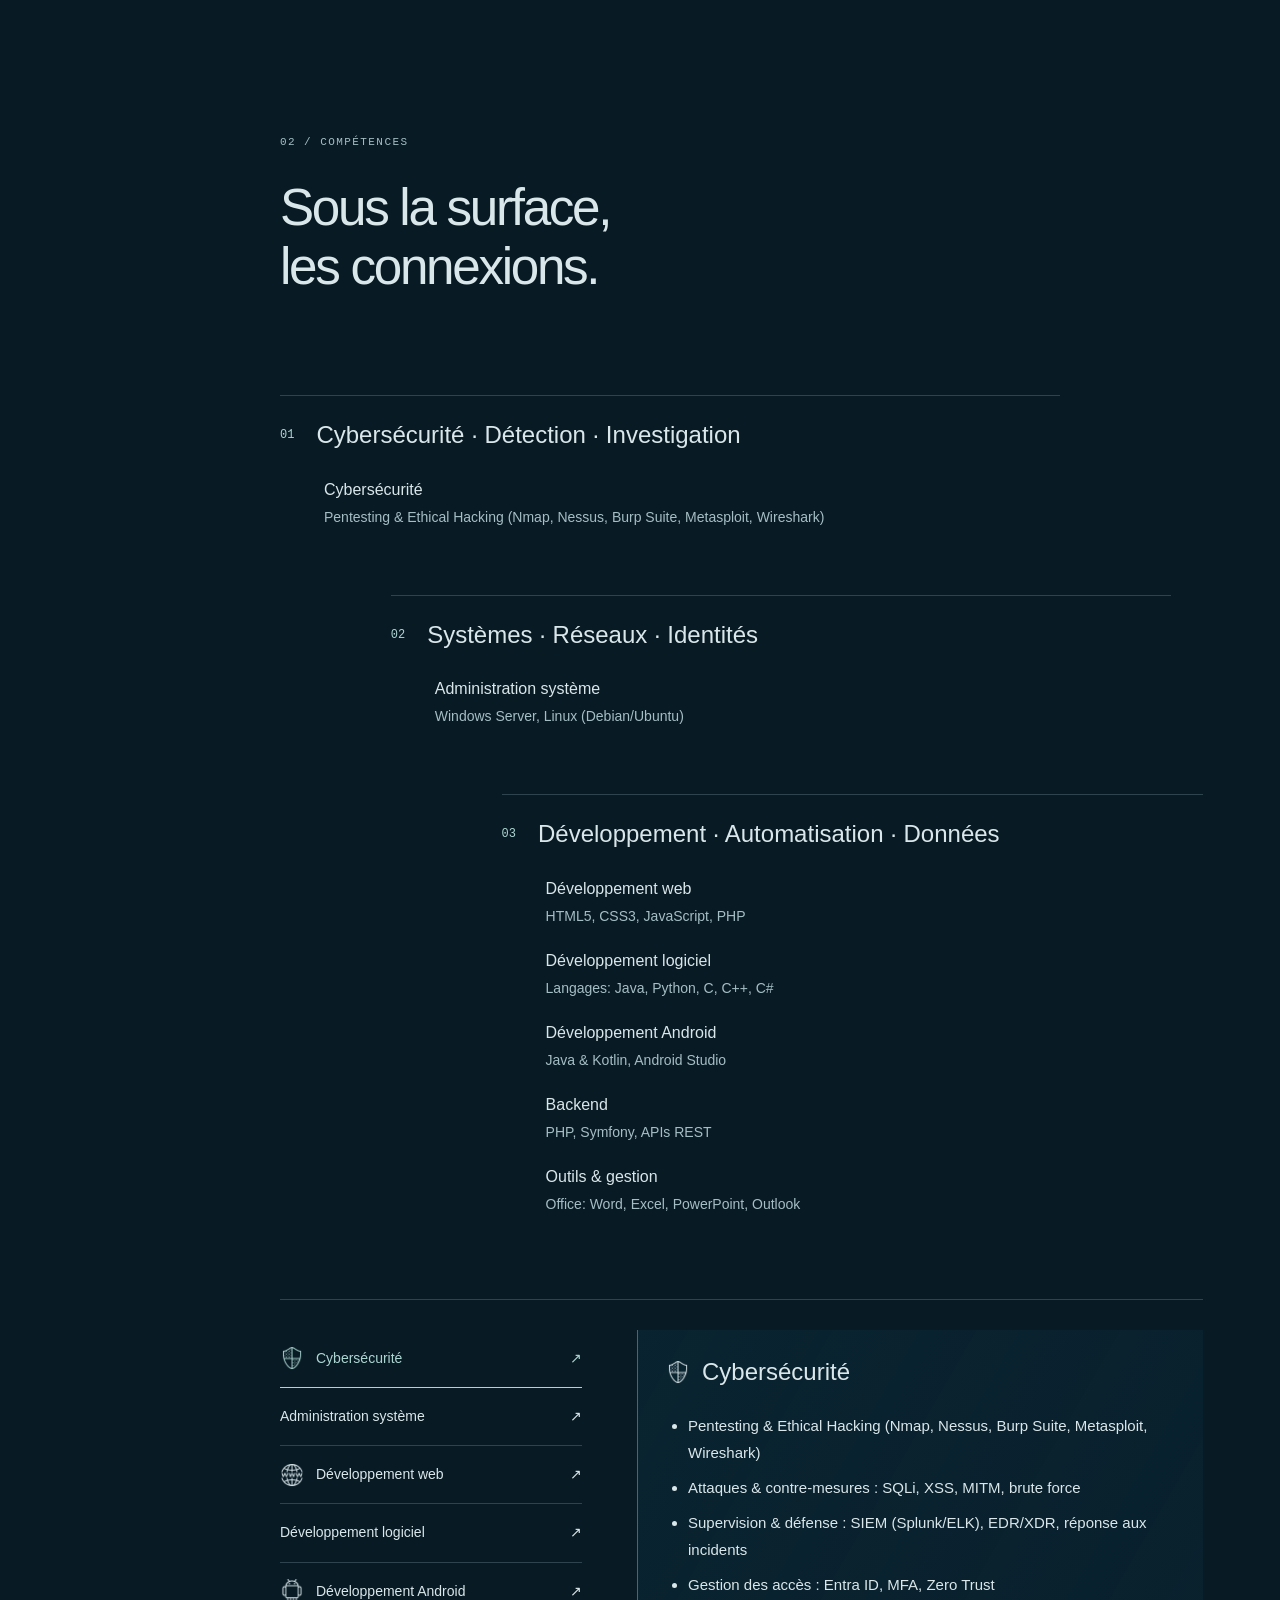
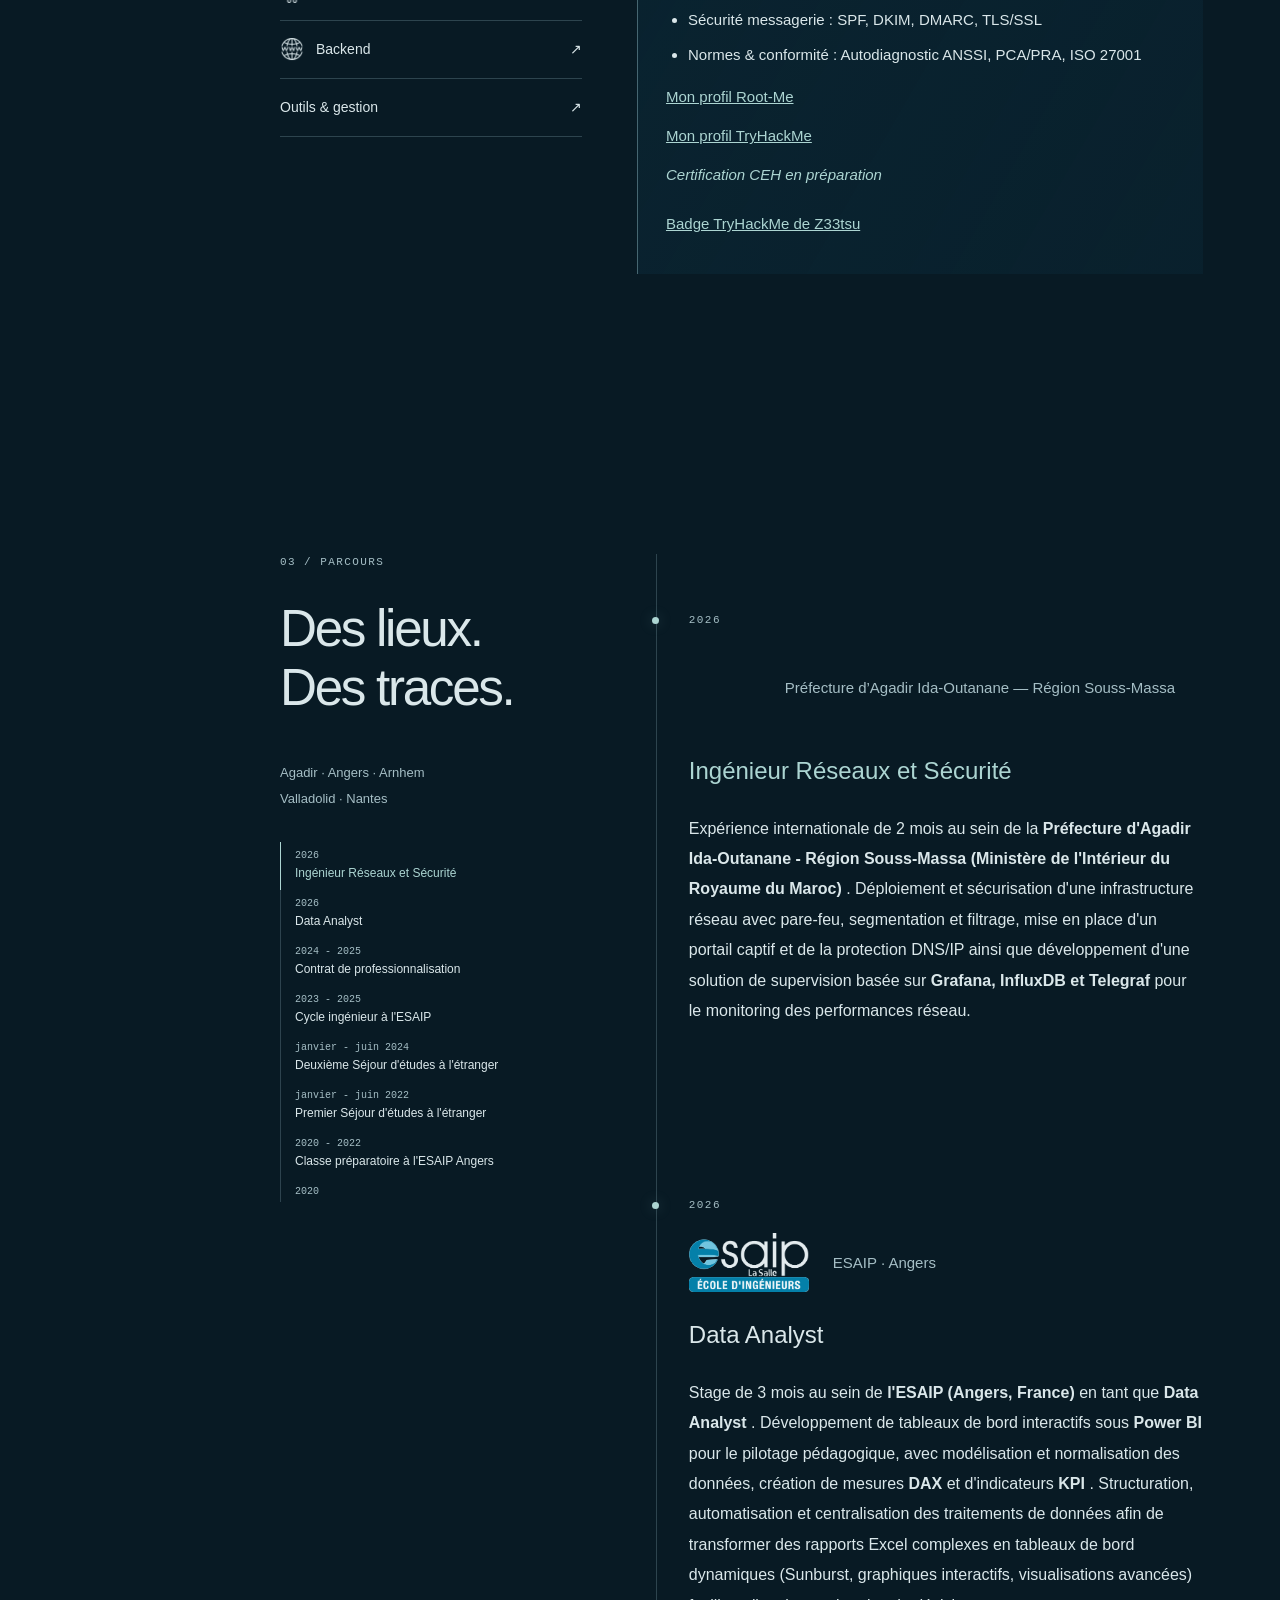
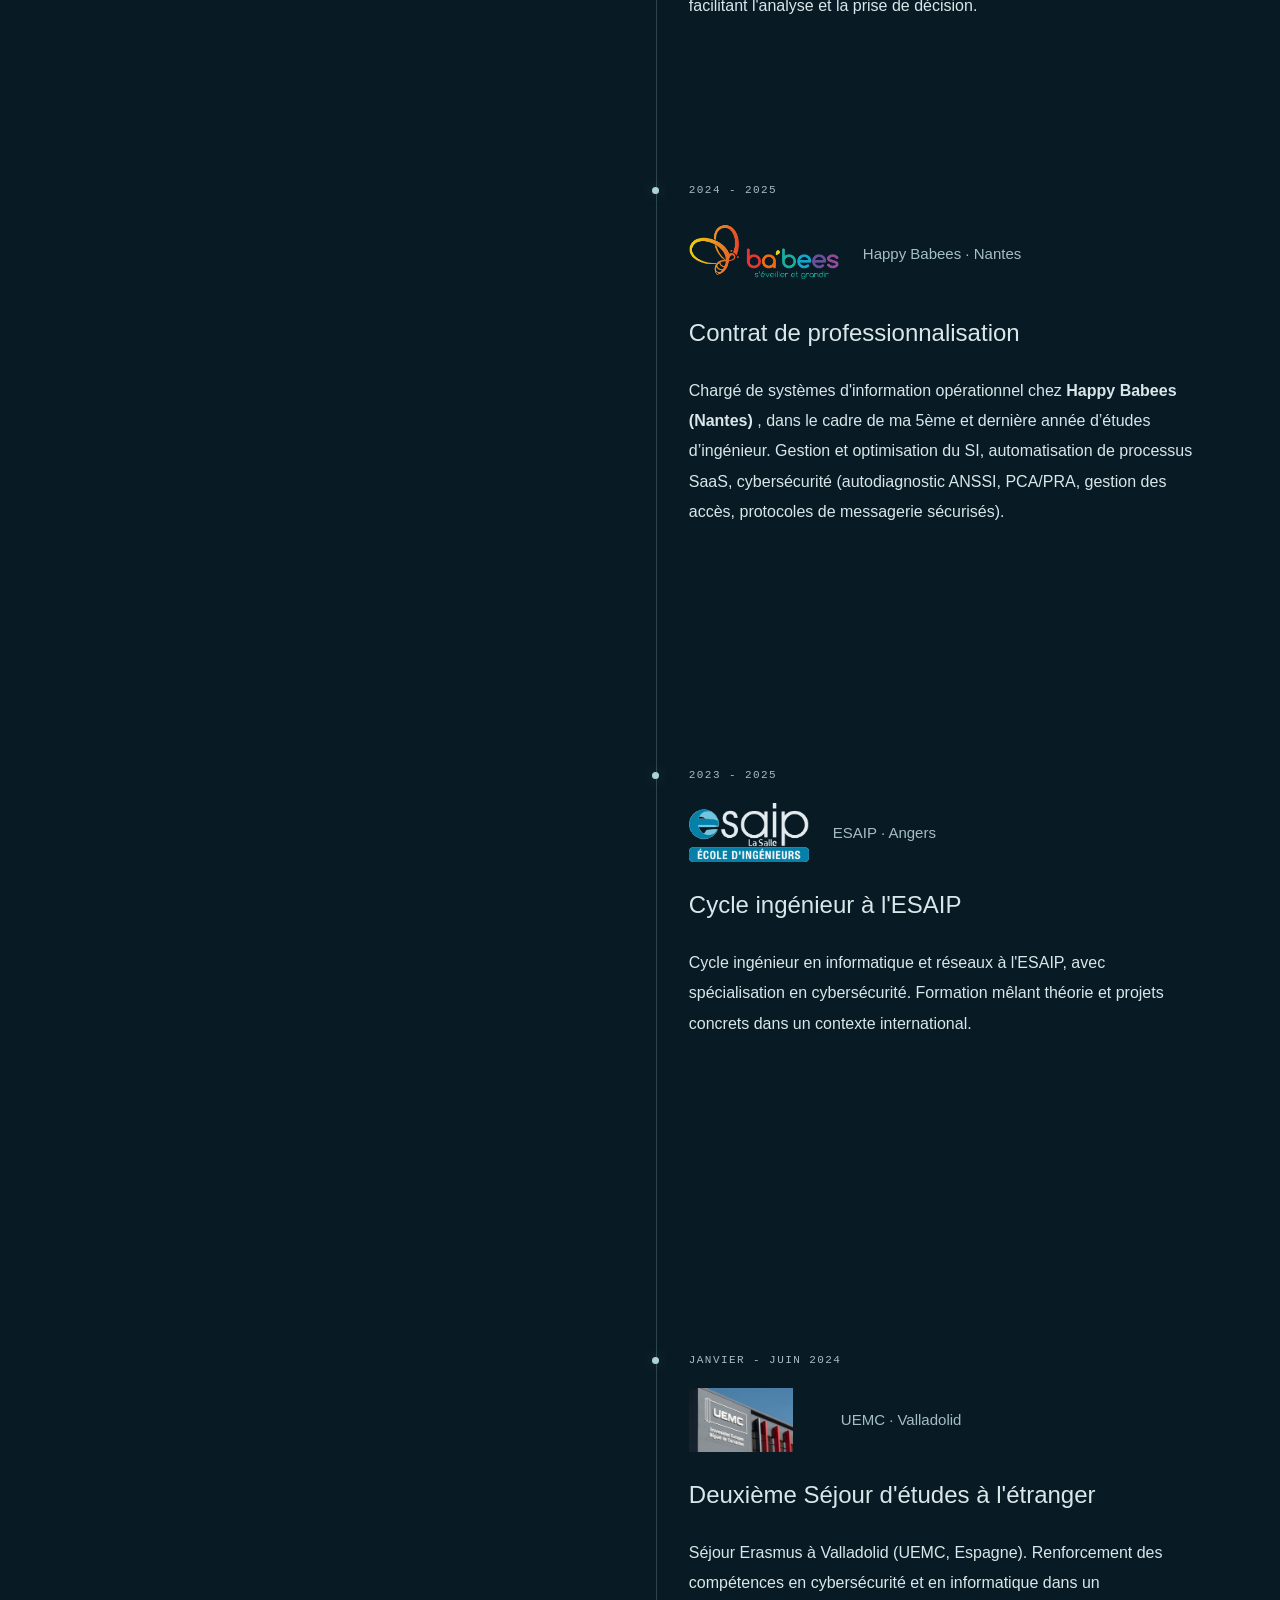
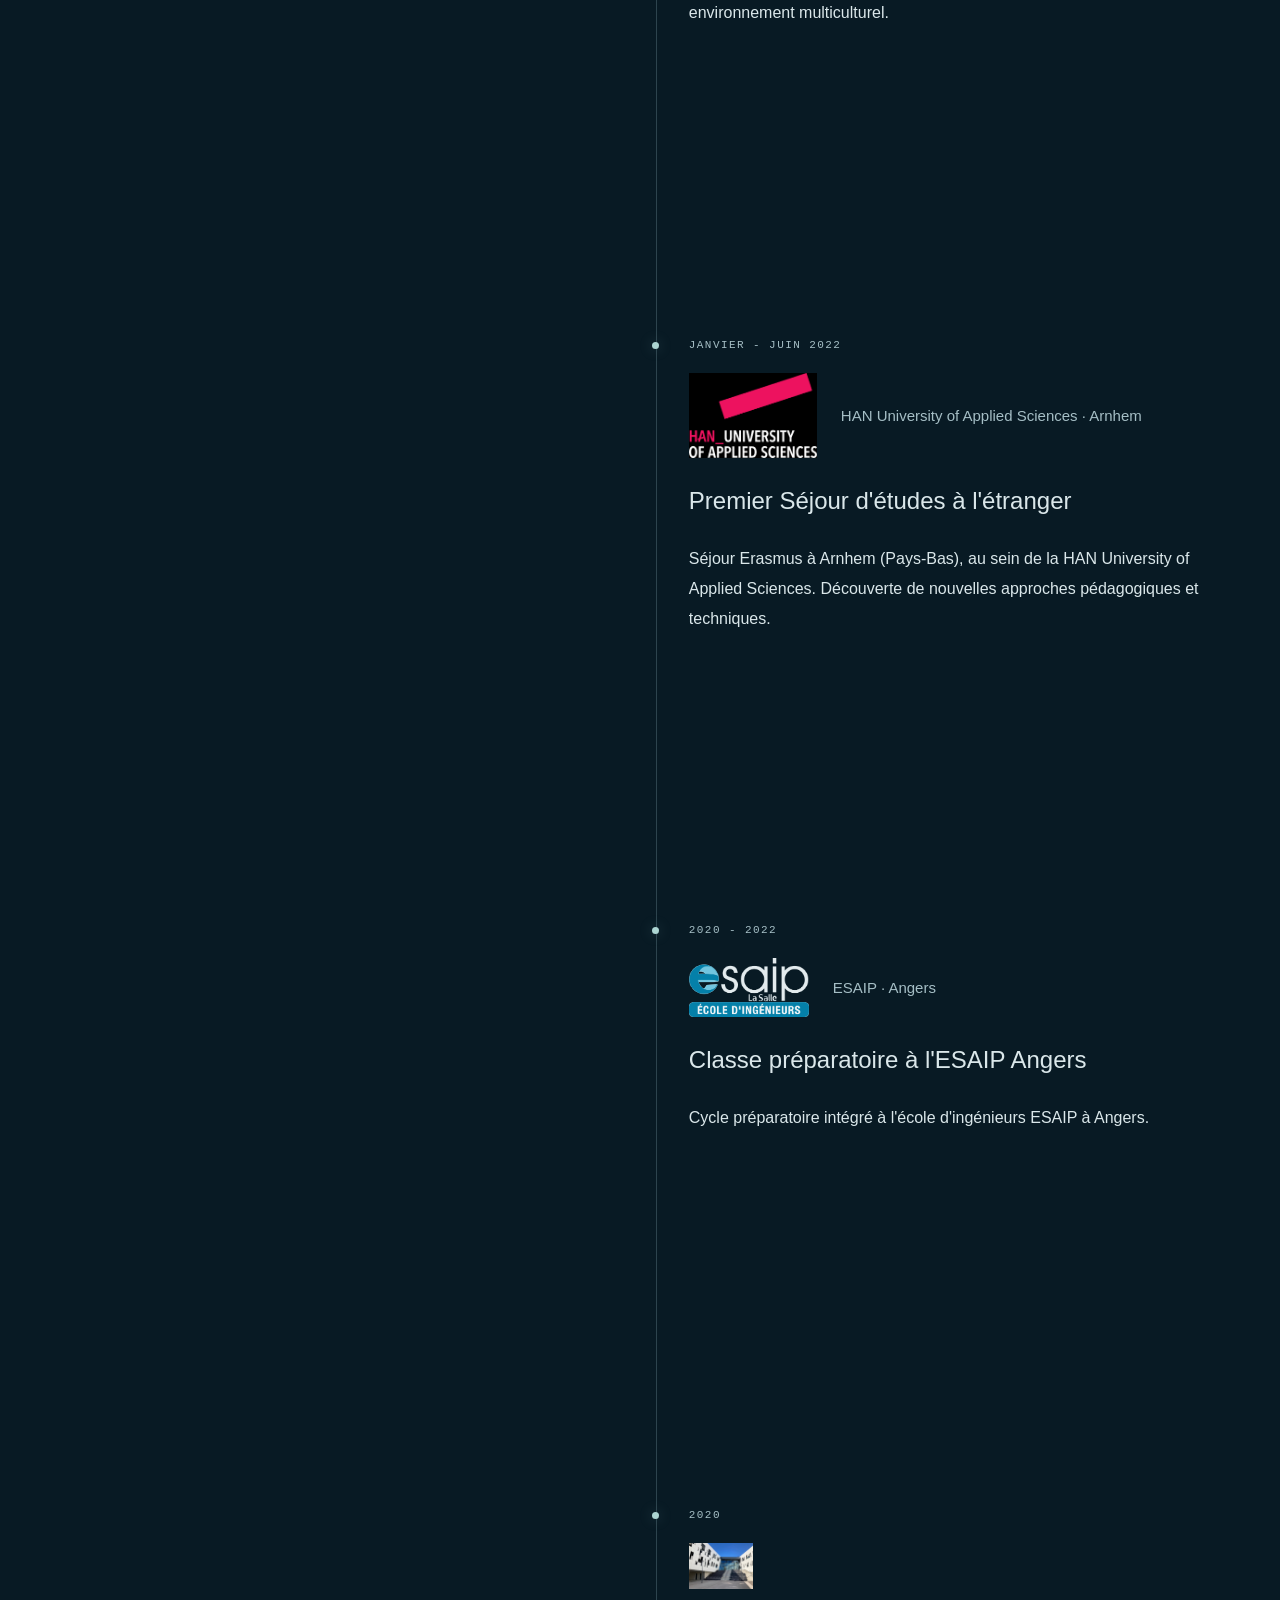
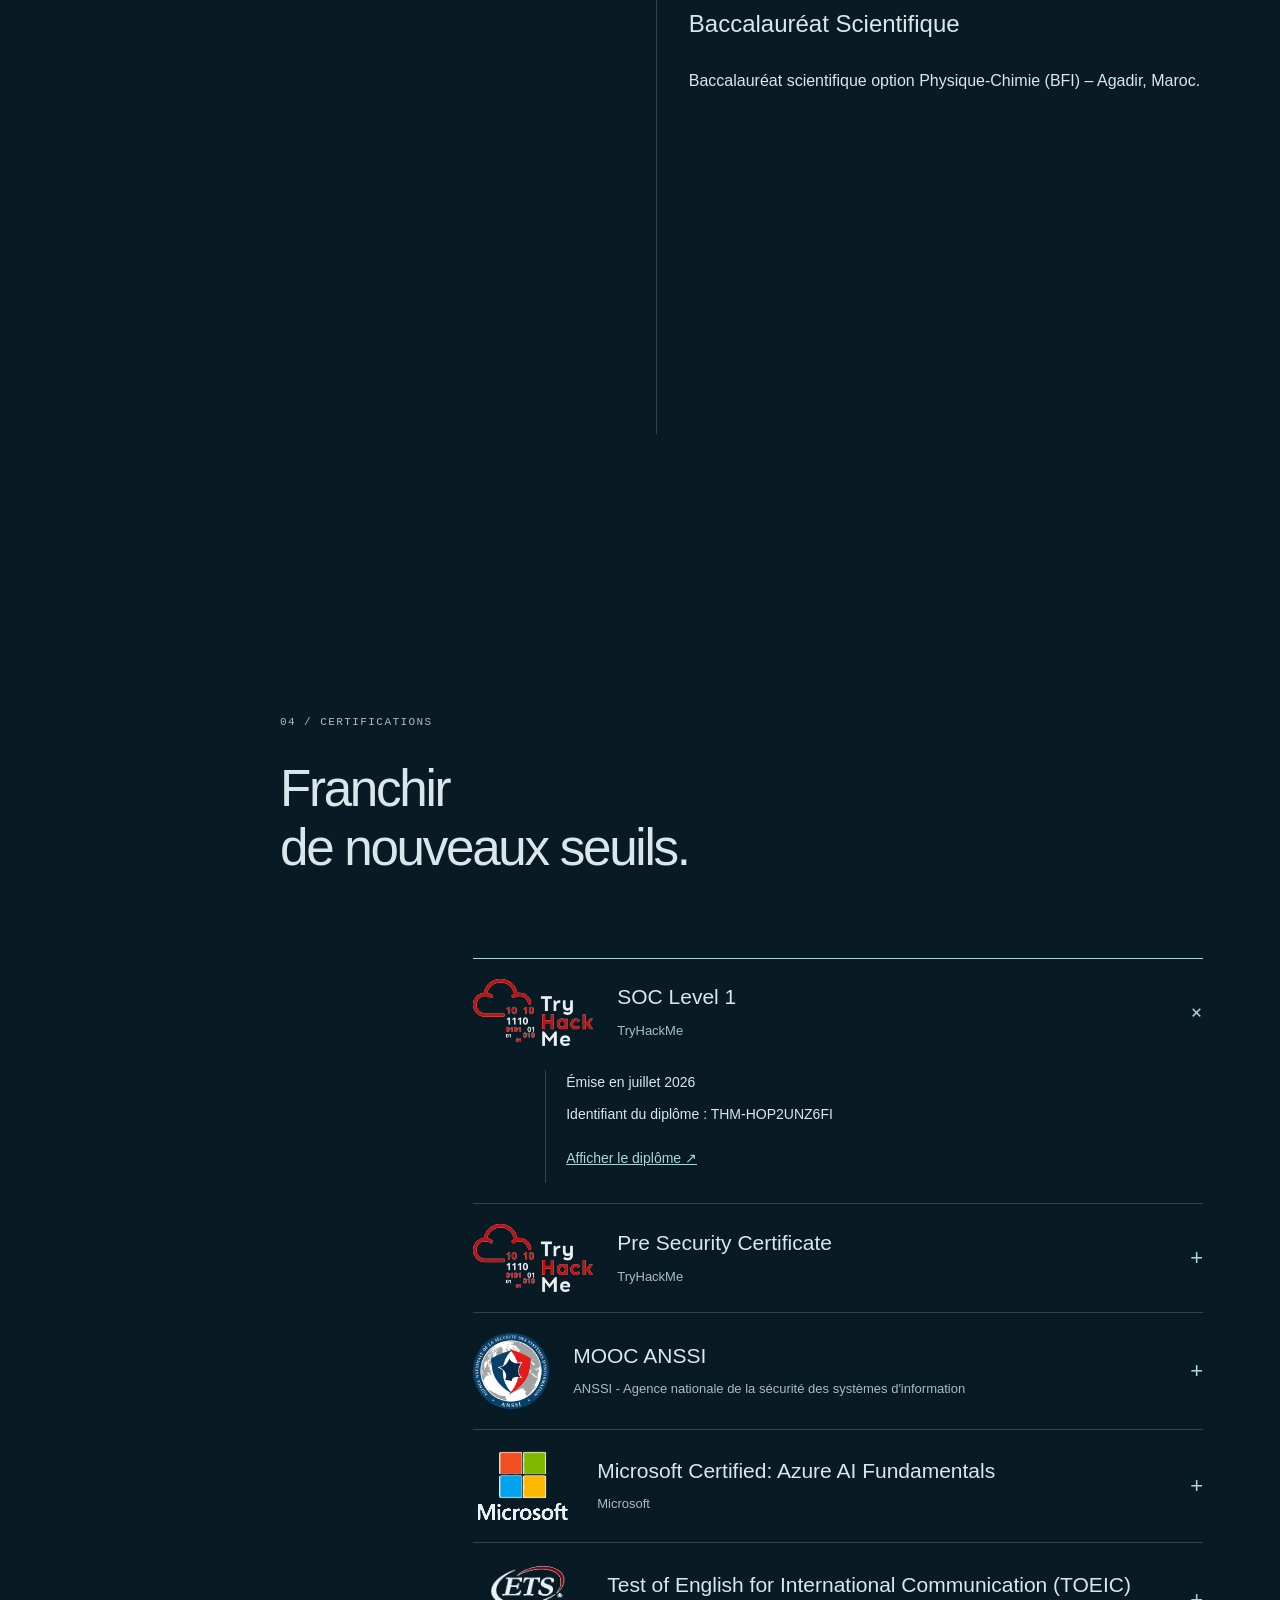
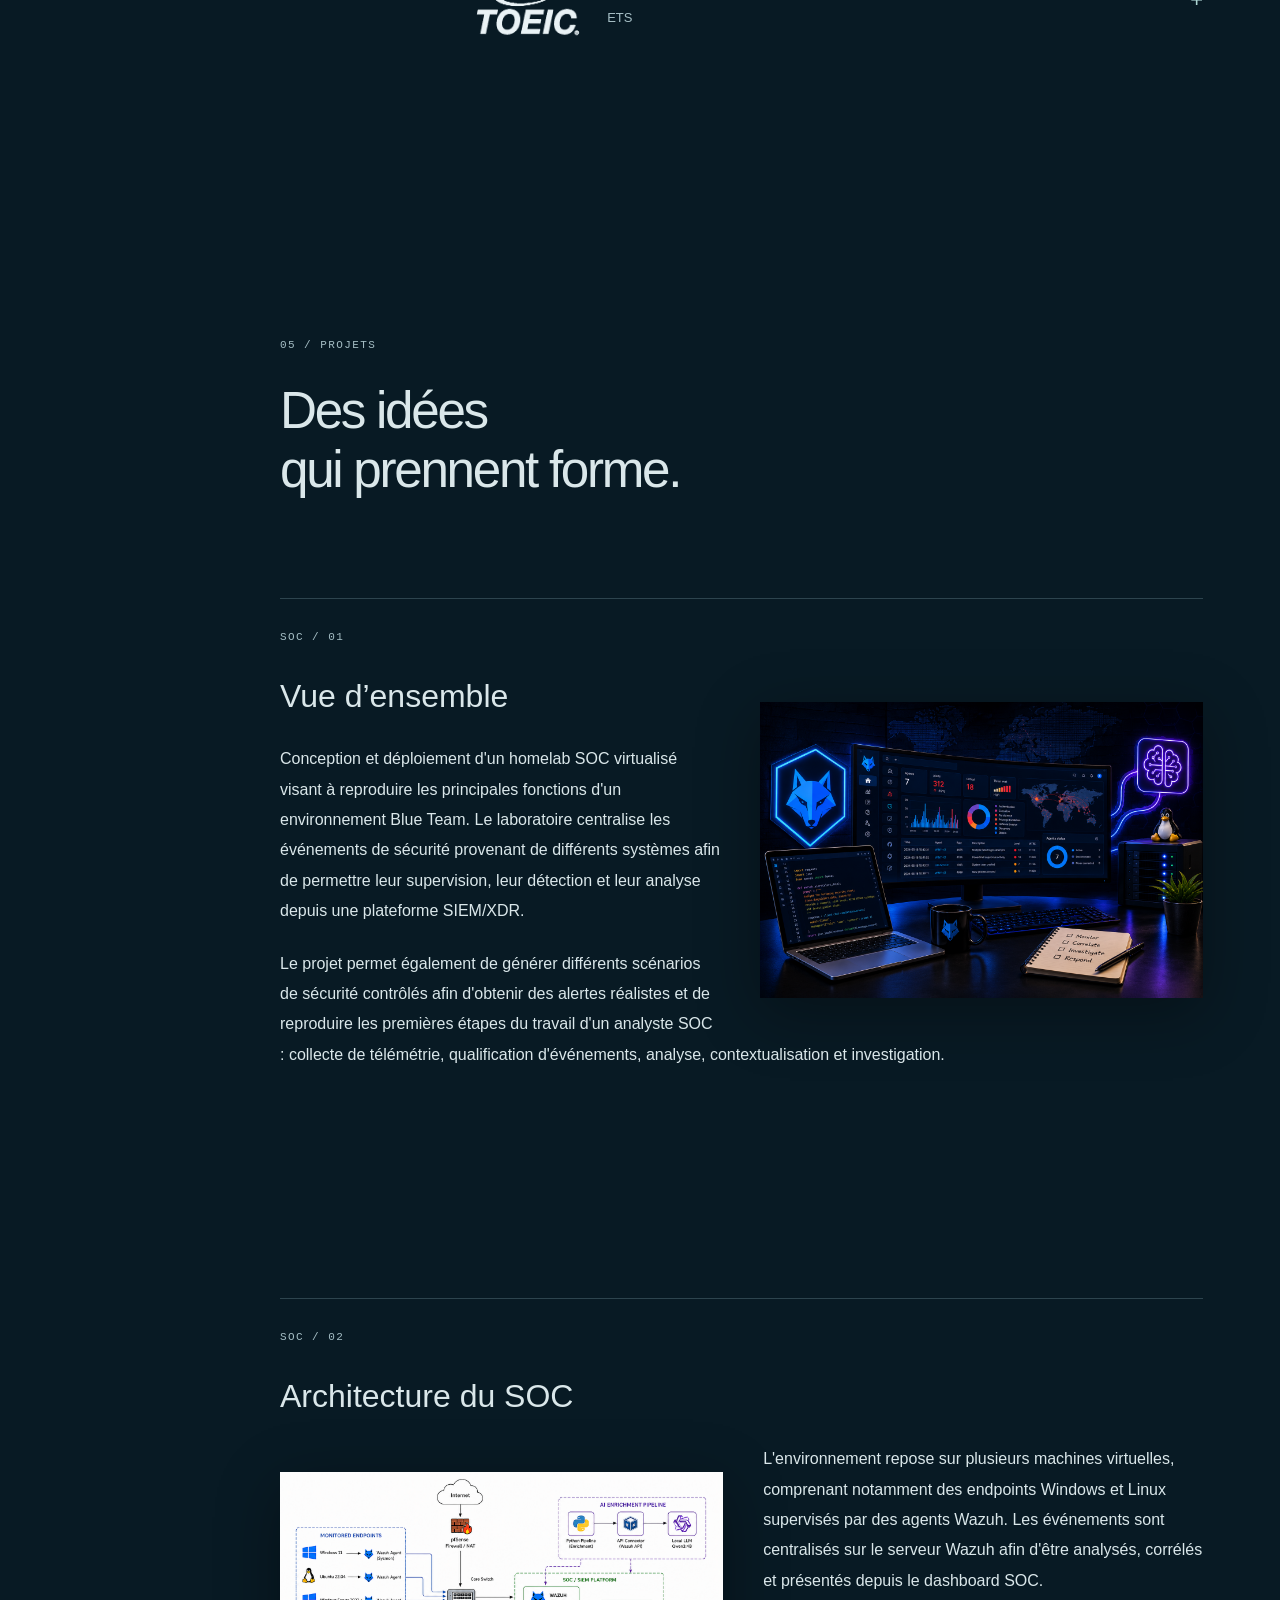
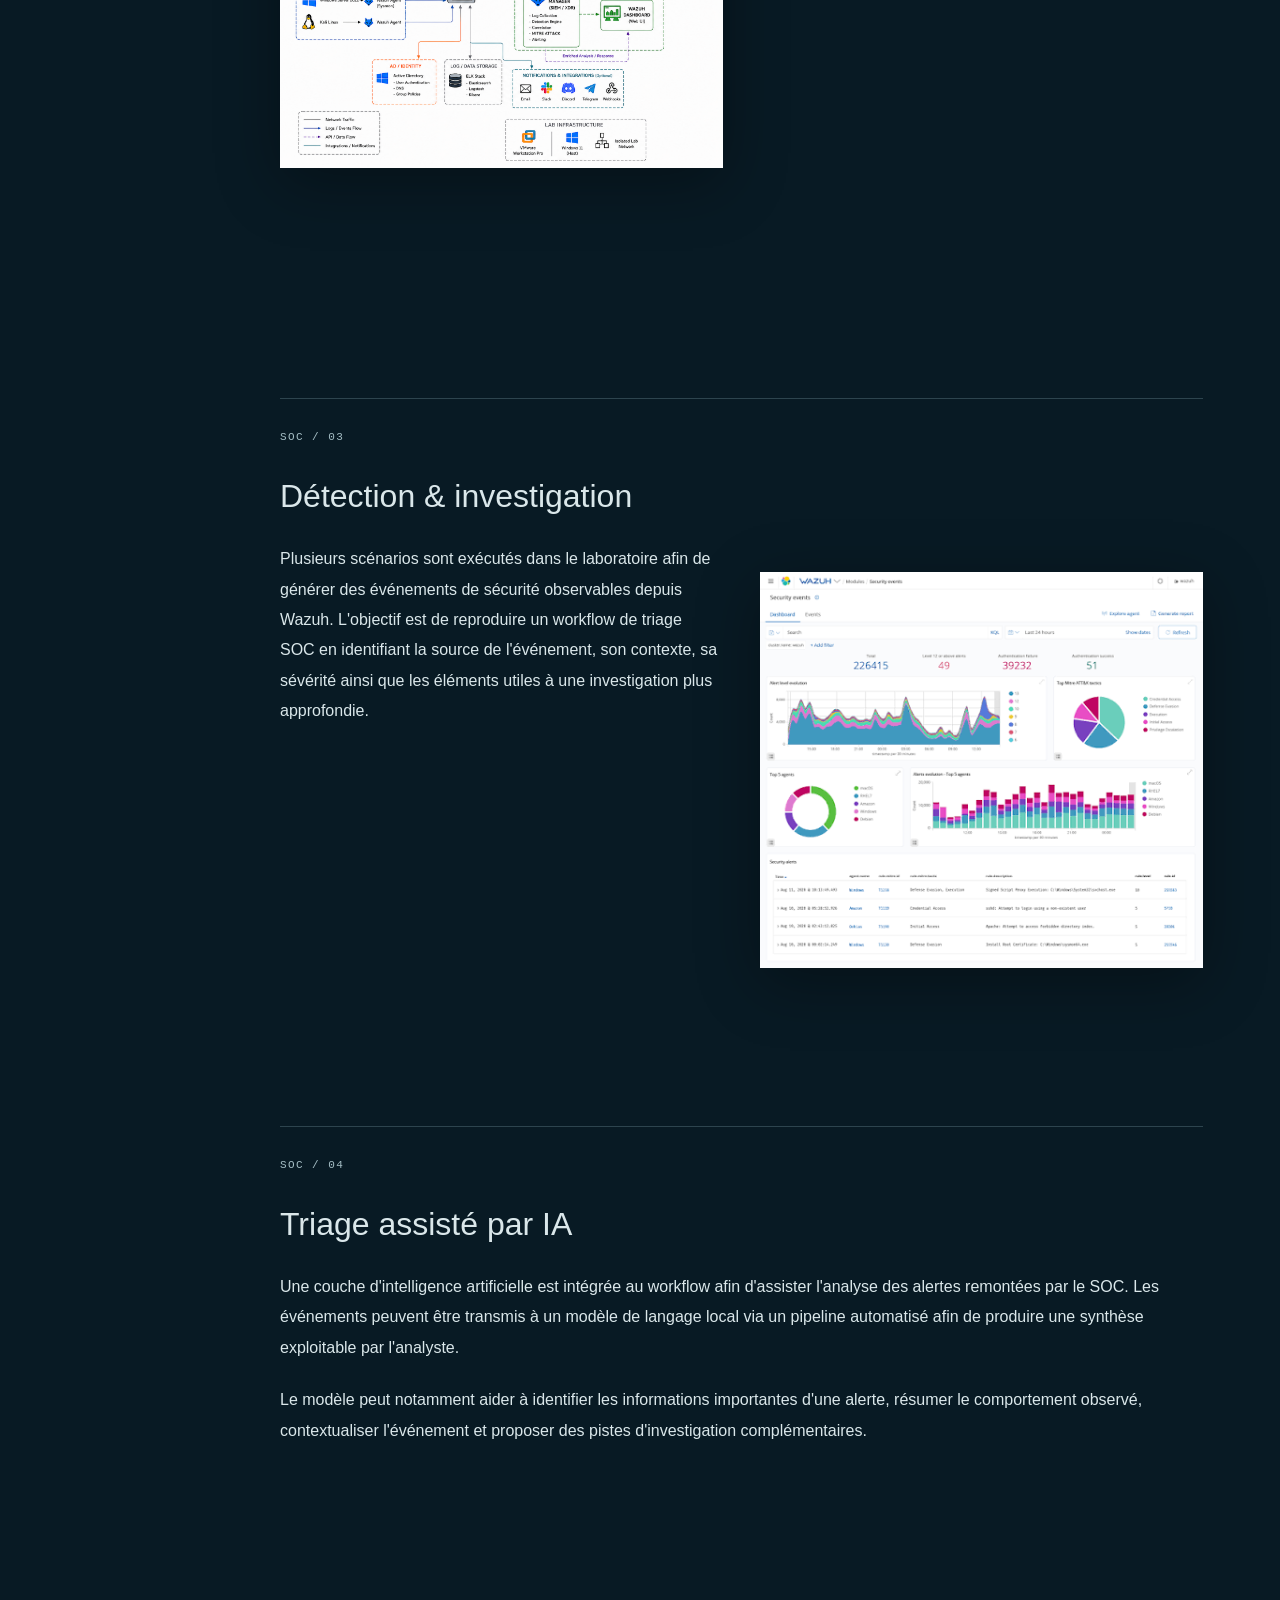
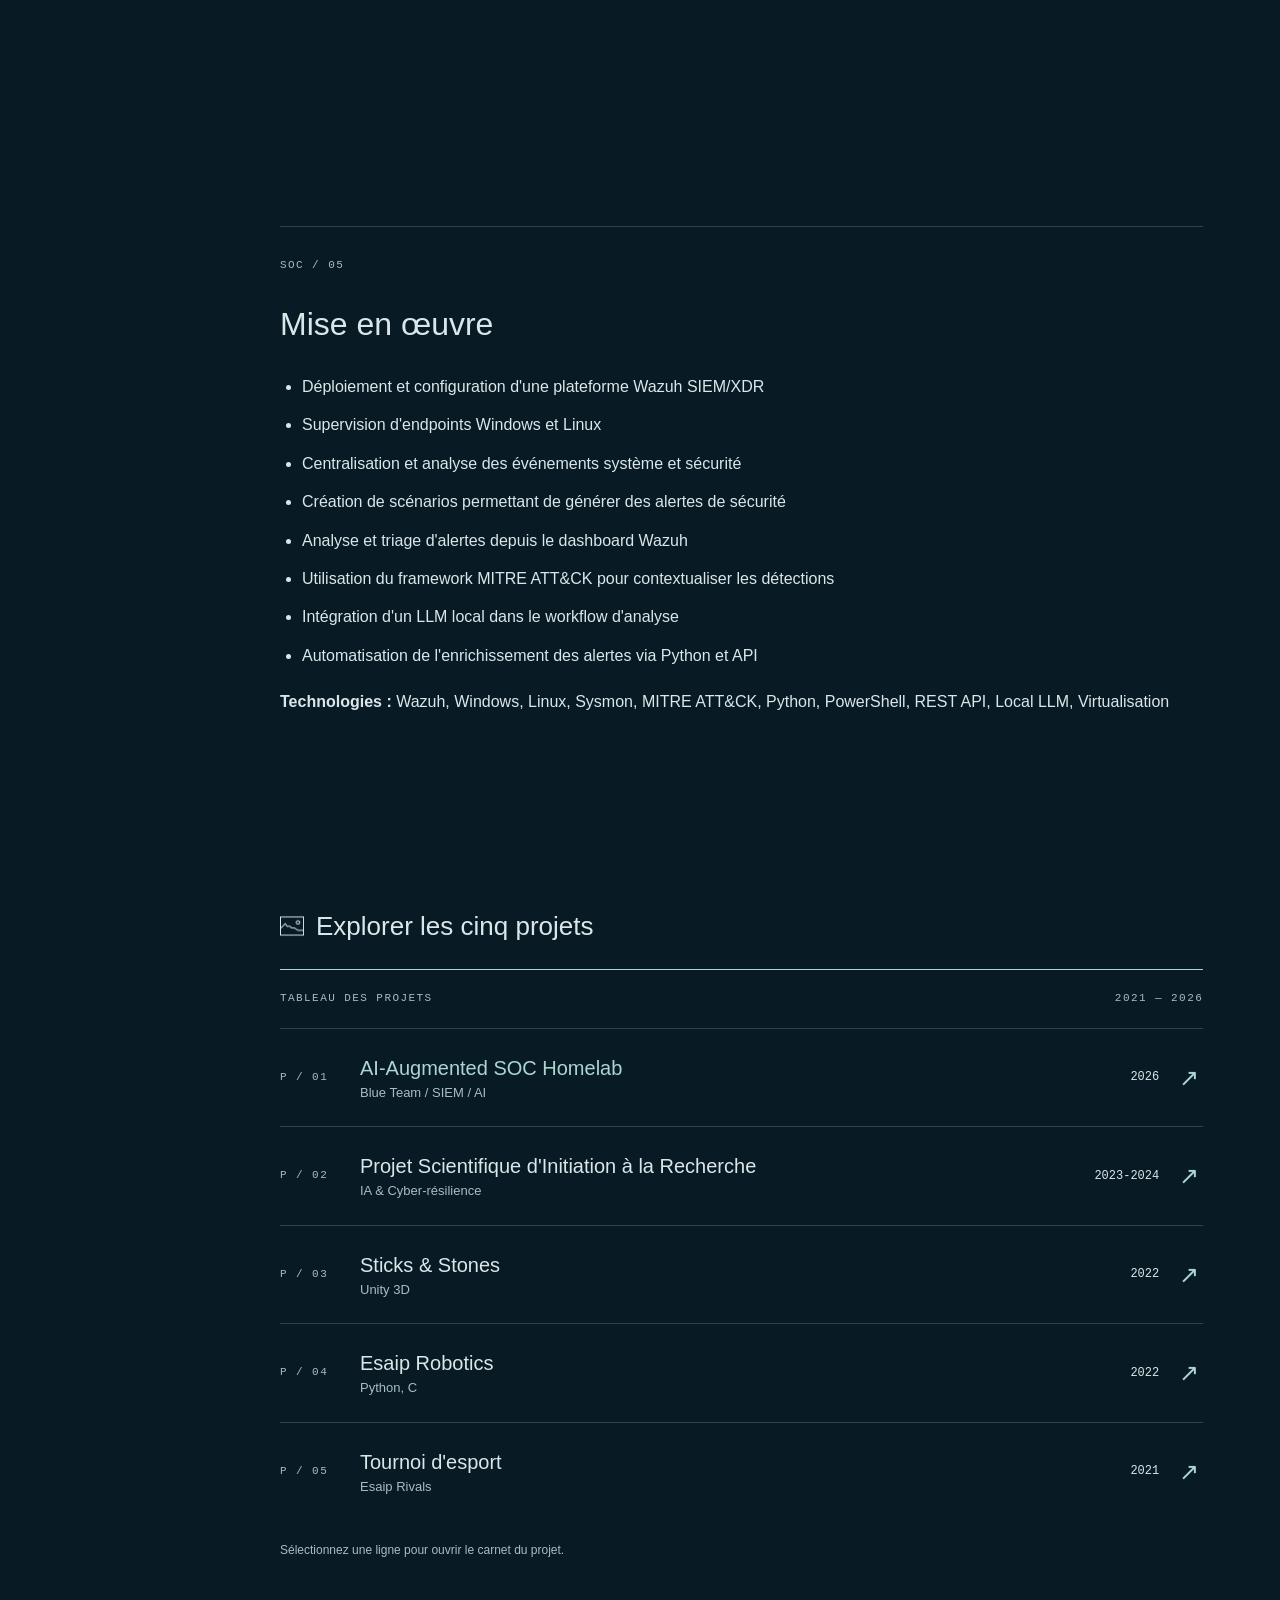
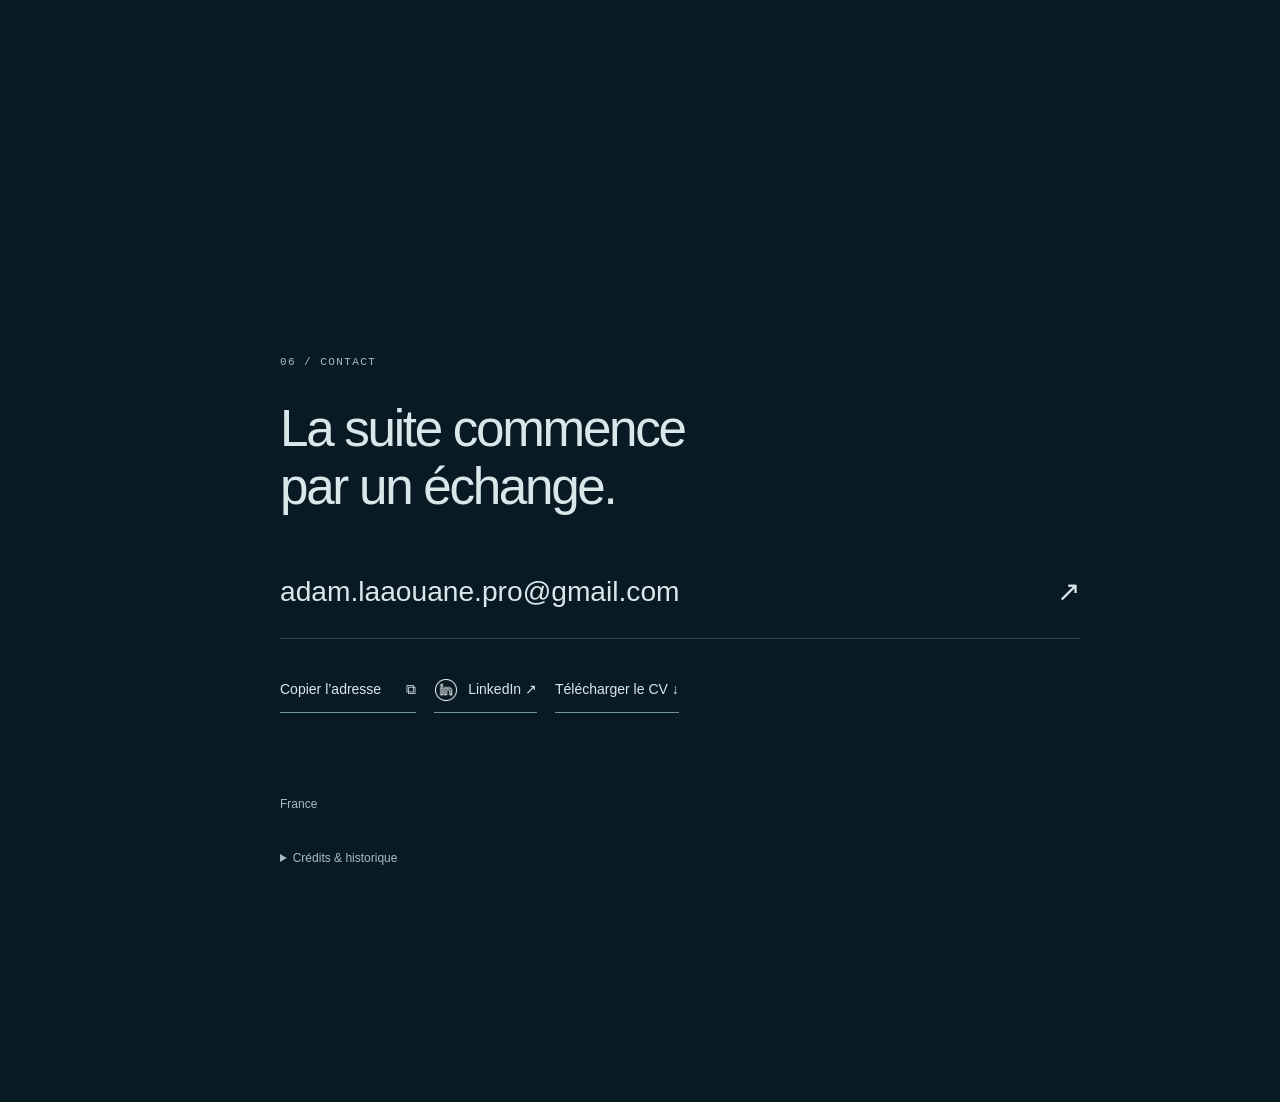
<file: docs/typography/index.html>
<!DOCTYPE html>
<html data-scene="home" lang="fr">
 <head>
  <meta charset="utf-8"/>
  <script src="../../assets/js/type-preview.js">
  </script>
  <meta content="width=device-width, initial-scale=1" name="viewport"/>
  <meta content="Portfolio de Adam LAAOUANE, étudiant ingénieur à ESAIP Angers en Informatique et Réseaux, spécialisé en cybersécurité" name="description"/>
  <meta content="étudiant, ingénieur, , informatique, réseaux, cybersécurité,ESAIP, esaip, Adam, LAAOUANE" name="keywords"/>
  <meta content="Adam, laaouane,esaip, Informatique, réseaux, ESAIP" name="news_keywords"/>
  <meta content="Portfolio ADAM LAAOUANE - Étudiant ingénieur à l'ESAIP" name="description"/>
  <meta content="Adam LAAOUANE" name="author"/>
  <meta content="index, noimageindex" name="robots"/>
  <title>
   Adam Laaouane — Cybersécurité &amp; Réseaux
  </title>
  <link href="../../assets/img/logos-v2/adam-monogram.svg" rel="icon" type="image/svg+xml"/>
  <link href="../../assets/css/styles.css" rel="stylesheet"/>
  <link as="image" href="../../assets/scenes/Présentation-1672.webp" imagesizes="100vw" imagesrcset="../../assets/scenes/Présentation-800.webp 800w, ../../assets/scenes/Présentation-1672.webp 1000w" rel="preload"/>
  <script defer="" src="../../assets/js/app.js">
  </script>
  <link href="../../assets/css/logos.css" rel="stylesheet"/>
  <link href="../../assets/css/typography.css" rel="stylesheet"/>
  <link href="../../assets/css/logos-v2.css" rel="stylesheet"/>
  <link href="../../assets/css/icons.css" rel="stylesheet"/>
 </head>
 <body>
  <a class="skip-link" href="#home">
   Aller au contenu
  </a>
  <header class="masthead">
   <a class="signature" href="#home">
    <img alt="" class="personal-mark" decoding="async" height="730" src="../../assets/img/logos-v2/adam-monogram.svg" width="840"/>
    adam laaouane
    <span>
     Ingénieur · Cybersécurité
    </span>
   </a>
   <div class="header-links">
    <a class="header-linkedin icon-action" href="https://www.linkedin.com/in/adam-laa" rel="noopener noreferrer" target="_blank">
     <img alt="" class="portfolio-icon-img" decoding="async" height="50" src="../../assets/icons/linkedin-light.png" width="50"/>
     LinkedIn ↗
    </a>
    <a download="" href="../../assets/files/CV_Adam_Laaouane.pdf">
     CV ↓
    </a>
    <div aria-label="Langue" class="languages">
     <a aria-current="true" data-language="" href="index.html#home" hreflang="fr" lang="fr">
      <img alt="" class="language-flag" decoding="async" height="48" src="../../assets/icons/flag-fr.png" width="48"/>
      FR
     </a>
     <span>
      /
     </span>
     <a data-language="" href="en.html#home" hreflang="en" lang="en">
      <img alt="" class="language-flag" decoding="async" height="48" src="../../assets/icons/flag-en.png" width="48"/>
      EN
     </a>
    </div>
   </div>
  </header>
  <nav aria-label="Rubriques" class="scene-nav">
   <span class="nav-caption">
    LA TRAVERSÉE
   </span>
   <a data-scene-link="home" href="#home">
    <span>
     01
    </span>
    Présentation
    <i aria-hidden="true">
    </i>
   </a>
   <a data-scene-link="services" href="#services">
    <span>
     02
    </span>
    Compétences
    <i aria-hidden="true">
    </i>
   </a>
   <a data-scene-link="parcours" href="#parcours">
    <span>
     03
    </span>
    Parcours
    <i aria-hidden="true">
    </i>
   </a>
   <a data-scene-link="certifications" href="#certifications">
    <span>
     04
    </span>
    Certifications
    <i aria-hidden="true">
    </i>
   </a>
   <a data-scene-link="portfolio" href="#portfolio">
    <span>
     05
    </span>
    Projets
    <i aria-hidden="true">
    </i>
   </a>
   <a data-scene-link="contact" href="#contact">
    <span>
     06
    </span>
    Contact
    <i aria-hidden="true">
    </i>
   </a>
  </nav>
  <main>
   <section aria-label="Présentation" class="scene scene-home" id="home" tabindex="-1">
    <div aria-hidden="true" class="scene-background" data-chapter="home">
     <img alt="" class="scene-image" data-fallback="../../assets/img/backgrounds/Présentation.webp" fetchpriority="high" sizes="100vw" src="../../assets/scenes/Présentation-1672.webp" srcset="../../assets/scenes/Présentation-800.webp 800w, ../../assets/scenes/Présentation-1672.webp 1000w"/>
    </div>
    <div class="scene-scroll">
     <div class="scene-content">
      <div class="arrival">
       <p class="eyebrow">
        CYBERSÉCURITÉ / SYSTÈMES / RÉSEAUX
       </p>
       <h1>
        <span class="headline-line">
         Suivre les traces.
        </span>
        <span class="headline-line headline-line--second">
         Apprendre à voir au-delà.
        </span>
       </h1>
       <p class="home-role">
        Ingénieur en informatique et réseaux
        <br/>
        <strong>
         Analyste SOC
        </strong>
       </p>
       <p class="availability">
        <i>
        </i>
        Disponible immédiatement · À la recherche d’un CDI
       </p>
       <div class="actions">
        <a class="action primary" href="#portfolio">
         Explorer les projets
         <span>
          ↗
         </span>
        </a>
        <a class="action" href="#parcours">
         Mon parcours
         <span>
          →
         </span>
        </a>
       </div>
       <a class="scroll-invitation" href="#intro-story">
        ↓
        <span>
         Défiler pour commencer la traversée
        </span>
       </a>
      </div>
      <div class="intro-story reveal" id="intro-story">
       <h2>
        Qui suis-je ?
       </h2>
       <p>
        Ingénieur diplômé en informatique, spécialisé en cybersécurité, je suis passionné par la
                            protection des systèmes d’information et les infrastructures réseau. Grâce à mes expériences
                            en administration systèmes, sécurité, supervision et développement, j’ai acquis une vision
                            polyvalente des environnements IT. Disponible immédiatement, je recherche un CDI afin de
                            contribuer à des projets techniques ambitieux et poursuivre ma carrière dans la
                            cybersécurité, notamment en tant qu’analyste SOC ou ingénieur sécurité.
       </p>
      </div>
     </div>
    </div>
   </section>
   <section aria-label="Compétences" class="scene scene-services" id="services" tabindex="-1">
    <div aria-hidden="true" class="scene-background" data-chapter="services">
     <img alt="" class="scene-image" data-fallback="../../assets/img/backgrounds/Compétences.png" data-src="../../assets/scenes/Compétences-1672.webp" data-srcset="../../assets/scenes/Compétences-800.webp 800w, ../../assets/scenes/Compétences-1672.webp 1672w" loading="lazy" sizes="100vw"/>
     <noscript>
      <img alt="" class="scene-image" loading="lazy" src="../../assets/img/backgrounds/Compétences.png"/>
     </noscript>
    </div>
    <div class="scene-scroll">
     <div class="scene-content">
      <div class="section-heading">
       <p class="eyebrow">
        02 / Compétences
       </p>
       <h2>
        Sous la surface,
        <br/>
        les connexions.
       </h2>
      </div>
      <div class="connections">
       <article class="connection reveal">
        <h3>
         <span>
          01
         </span>
         Cybersécurité · Détection · Investigation
        </h3>
        <ul>
         <li>
          <strong>
           Cybersécurité
          </strong>
          <span>
           Pentesting &amp; Ethical Hacking (Nmap, Nessus, Burp Suite, Metasploit, Wireshark)
          </span>
         </li>
        </ul>
       </article>
       <article class="connection reveal">
        <h3>
         <span>
          02
         </span>
         Systèmes · Réseaux · Identités
        </h3>
        <ul>
         <li>
          <strong>
           Administration système
          </strong>
          <span>
           Windows Server, Linux (Debian/Ubuntu)
          </span>
         </li>
        </ul>
       </article>
       <article class="connection reveal">
        <h3>
         <span>
          03
         </span>
         Développement · Automatisation · Données
        </h3>
        <ul>
         <li>
          <strong>
           Développement web
          </strong>
          <span>
           HTML5, CSS3, JavaScript, PHP
          </span>
         </li>
         <li>
          <strong>
           Développement logiciel
          </strong>
          <span>
           Langages: Java, Python, C, C++, C#
          </span>
         </li>
         <li>
          <strong>
           Développement Android
          </strong>
          <span>
           Java &amp; Kotlin, Android Studio
          </span>
         </li>
         <li>
          <strong>
           Backend
          </strong>
          <span>
           PHP, Symfony, APIs REST
          </span>
         </li>
         <li>
          <strong>
           Outils &amp; gestion
          </strong>
          <span>
           Office: Word, Excel, PowerPoint, Outlook
          </span>
         </li>
        </ul>
       </article>
      </div>
      <div class="explorer">
       <div aria-label="Domaines de compétences" class="skill-index" role="group">
        <button aria-controls="skill-0" aria-pressed="false" type="button">
         <span class="skill-label">
          <span aria-hidden="true" class="portfolio-icon portfolio-icon--shield">
          </span>
          Cybersécurité
         </span>
         <span aria-hidden="true">
          ↗
         </span>
        </button>
        <button aria-controls="skill-1" aria-pressed="false" type="button">
         Administration système
         <span aria-hidden="true">
          ↗
         </span>
        </button>
        <button aria-controls="skill-2" aria-pressed="false" type="button">
         <span class="skill-label">
          <span aria-hidden="true" class="portfolio-icon portfolio-icon--web">
          </span>
          Développement web
         </span>
         <span aria-hidden="true">
          ↗
         </span>
        </button>
        <button aria-controls="skill-3" aria-pressed="false" type="button">
         Développement logiciel
         <span aria-hidden="true">
          ↗
         </span>
        </button>
        <button aria-controls="skill-4" aria-pressed="false" type="button">
         <span class="skill-label">
          <span aria-hidden="true" class="portfolio-icon portfolio-icon--android">
          </span>
          Développement Android
         </span>
         <span aria-hidden="true">
          ↗
         </span>
        </button>
        <button aria-controls="skill-5" aria-pressed="false" type="button">
         <span class="skill-label">
          <span aria-hidden="true" class="portfolio-icon portfolio-icon--web">
          </span>
          Backend
         </span>
         <span aria-hidden="true">
          ↗
         </span>
        </button>
        <button aria-controls="skill-6" aria-pressed="false" type="button">
         Outils &amp; gestion
         <span aria-hidden="true">
          ↗
         </span>
        </button>
       </div>
       <div class="skill-panels">
        <article class="skill-panel" id="skill-0">
         <h3>
          <span aria-hidden="true" class="portfolio-icon portfolio-icon--shield">
          </span>
          Cybersécurité
         </h3>
         <div class="skill-body">
          <div>
           <ul>
            <li>
             Pentesting &amp; Ethical Hacking (Nmap, Nessus, Burp Suite, Metasploit, Wireshark)
            </li>
            <li>
             Attaques &amp; contre-mesures : SQLi, XSS, MITM, brute force
            </li>
            <li>
             Supervision &amp; défense : SIEM (Splunk/ELK), EDR/XDR, réponse aux incidents
            </li>
            <li>
             Gestion des accès : Entra ID, MFA, Zero Trust
            </li>
            <li>
             Sécurité messagerie : SPF, DKIM, DMARC, TLS/SSL
            </li>
            <li>
             Normes &amp; conformité : Autodiagnostic ANSSI, PCA/PRA, ISO 27001
            </li>
           </ul>
           <a href="https://www.root-me.org/Zetsu-794769">
            Mon
                            profil Root-Me
           </a>
           <a href="https://tryhackme.com/p/Z33tsu">
            Mon profil
                            TryHackMe
           </a>
           <p>
            <em>
             Certification CEH en préparation
            </em>
           </p>
           <div>
            <a href="https://tryhackme.com/api/v2/badges/public-profile?userPublicId=1918814">
             Badge TryHackMe de Z33tsu
            </a>
           </div>
          </div>
         </div>
        </article>
        <article class="skill-panel" id="skill-1">
         <h3>
          Administration système
         </h3>
         <div class="skill-body">
          <div>
           <ul>
            <li>
             Windows Server, Linux (Debian/Ubuntu)
            </li>
            <li>
             Active Directory, GPO, comptes &amp; accès
            </li>
            <li>
             Monitoring, sauvegardes, continuité (PCA)
            </li>
           </ul>
          </div>
         </div>
        </article>
        <article class="skill-panel" id="skill-2">
         <h3>
          <span aria-hidden="true" class="portfolio-icon portfolio-icon--web">
          </span>
          Développement web
         </h3>
         <div class="skill-body">
          <div>
           <ul>
            <li>
             HTML5, CSS3, JavaScript, PHP
            </li>
            <li>
             Frameworks: Bootstrap, React, Symfony
            </li>
            <li>
             Apps robustes, évolutives, bonnes pratiques
            </li>
           </ul>
          </div>
         </div>
        </article>
        <article class="skill-panel" id="skill-3">
         <h3>
          Développement logiciel
         </h3>
         <div class="skill-body">
          <div>
           <ul>
            <li>
             Langages: Java, Python, C, C++, C#
            </li>
            <li>
             Unity 3D, Git/GitHub, patterns &amp; tests
            </li>
           </ul>
          </div>
         </div>
        </article>
        <article class="skill-panel" id="skill-4">
         <h3>
          <span aria-hidden="true" class="portfolio-icon portfolio-icon--android">
          </span>
          Développement Android
         </h3>
         <div class="skill-body">
          <div>
           <ul>
            <li>
             Java &amp; Kotlin, Android Studio
            </li>
            <li>
             UI XML, navigation, gestion réseau/DB
            </li>
           </ul>
          </div>
         </div>
        </article>
        <article class="skill-panel" id="skill-5">
         <h3>
          <span aria-hidden="true" class="portfolio-icon portfolio-icon--web">
          </span>
          Backend
         </h3>
         <div class="skill-body">
          <div>
           <ul>
            <li>
             PHP, Symfony, APIs REST
            </li>
            <li>
             Sécu applicative: OWASP basics
            </li>
           </ul>
          </div>
         </div>
        </article>
        <article class="skill-panel" id="skill-6">
         <h3>
          Outils &amp; gestion
         </h3>
         <div class="skill-body">
          <div>
           <ul>
            <li>
             Office: Word, Excel, PowerPoint, Outlook
            </li>
            <li>
             Projet &amp; collab: MS Project, Trello, Notion
            </li>
            <li>
             Versioning: Git/GitHub
            </li>
           </ul>
          </div>
         </div>
        </article>
       </div>
      </div>
     </div>
    </div>
   </section>
   <section aria-label="Parcours" class="scene scene-parcours" id="parcours" tabindex="-1">
    <div aria-hidden="true" class="scene-background" data-chapter="parcours">
     <img alt="" class="scene-image" data-fallback="../../assets/img/backgrounds/parcours.png" data-src="../../assets/scenes/parcours-1672.webp" data-srcset="../../assets/scenes/parcours-800.webp 800w, ../../assets/scenes/parcours-1672.webp 1672w" loading="lazy" sizes="100vw"/>
     <noscript>
      <img alt="" class="scene-image" loading="lazy" src="../../assets/img/backgrounds/parcours.png"/>
     </noscript>
    </div>
    <div class="scene-scroll">
     <div class="scene-content">
      <div class="section-heading">
       <p class="eyebrow">
        03 / Parcours
       </p>
       <h2>
        Des lieux.
        <br/>
        Des traces.
       </h2>
       <p class="route">
        Agadir · Angers · Arnhem
        <br/>
        Valladolid · Nantes
       </p>
       <nav aria-label="Étapes du parcours" class="route-index">
        <a href="#stop-0">
         <span>
          2026
         </span>
         Ingénieur Réseaux et Sécurité
        </a>
        <a href="#stop-1">
         <span>
          2026
         </span>
         Data Analyst
        </a>
        <a href="#stop-2">
         <span>
          2024 - 2025
         </span>
         Contrat de professionnalisation
        </a>
        <a href="#stop-3">
         <span>
          2023 - 2025
         </span>
         Cycle ingénieur à l'ESAIP
        </a>
        <a href="#stop-4">
         <span>
          janvier - juin 2024
         </span>
         Deuxième Séjour d'études à l'étranger
        </a>
        <a href="#stop-5">
         <span>
          janvier - juin 2022
         </span>
         Premier Séjour d'études à l'étranger
        </a>
        <a href="#stop-6">
         <span>
          2020 - 2022
         </span>
         Classe préparatoire à l'ESAIP Angers
        </a>
        <a href="#stop-7">
         <span>
          2020
         </span>
         Baccalauréat Scientifique
        </a>
       </nav>
      </div>
      <div class="journey-list">
       <article class="journey-stop reveal" id="stop-0">
        <header>
         <span class="stop-date">
          2026
         </span>
         <div class="organization">
          <img alt="" class="organization-logo organization-logo--emblem" decoding="async" height="1214" loading="lazy" src="../../assets/img/logos/wilaya-emblem.png" width="1295"/>
          <p class="organization-name">
           Préfecture d’Agadir Ida-Outanane — Région Souss-Massa
          </p>
         </div>
         <h3>
          Ingénieur Réseaux et Sécurité
         </h3>
        </header>
        <div class="stop-body">
         <div>
          <p>
           Expérience internationale de 2 mois au sein de la
           <strong>
            Préfecture d'Agadir Ida-Outanane - Région Souss-Massa
                                    (Ministère de l'Intérieur du Royaume du Maroc)
           </strong>
           .
                                Déploiement et sécurisation d'une infrastructure réseau avec
                                pare-feu, segmentation et filtrage, mise en place
                                d'un portail captif et de la protection DNS/IP ainsi que développement d'une solution de
                                supervision basée sur
           <strong>
            Grafana, InfluxDB et
                                    Telegraf
           </strong>
           pour le monitoring des performances réseau.
          </p>
         </div>
        </div>
       </article>
       <article class="journey-stop reveal" id="stop-1">
        <header>
         <span class="stop-date">
          2026
         </span>
         <div class="organization">
          <img alt="" class="org-logo" decoding="async" height="165" loading="lazy" src="../../assets/img/logos-v2/esaip-dark.svg" width="334"/>
          <p class="organization-name">
           ESAIP · Angers
          </p>
         </div>
         <h3>
          Data Analyst
         </h3>
        </header>
        <div class="stop-body">
         <div>
          <p>
           Stage de 3 mois au sein de
           <strong>
            l'ESAIP (Angers, France)
           </strong>
           en tant que
           <strong>
            Data Analyst
           </strong>
           . Développement de tableaux de bord interactifs sous
           <strong>
            Power BI
           </strong>
           pour le pilotage pédagogique, avec modélisation et
                                normalisation des données, création de mesures
           <strong>
            DAX
           </strong>
           et d'indicateurs
           <strong>
            KPI
           </strong>
           . Structuration, automatisation et centralisation des traitements
                                de données afin de transformer des rapports Excel complexes en tableaux de bord
                                dynamiques (Sunburst, graphiques interactifs, visualisations avancées) facilitant
                                l'analyse et la prise de décision.
          </p>
         </div>
        </div>
       </article>
       <article class="journey-stop reveal" id="stop-2">
        <header>
         <span class="stop-date">
          2024 - 2025
         </span>
         <div class="organization">
          <img alt="" class="organization-logo organization-logo--slogan" decoding="async" height="120" loading="lazy" src="../../assets/img/logos/happy-babees.png" width="279"/>
          <p class="organization-name">
           Happy Babees · Nantes
          </p>
         </div>
         <h3>
          Contrat de professionnalisation
         </h3>
        </header>
        <div class="stop-body">
         <div>
          <p>
           Chargé de systèmes d'information opérationnel chez
           <strong>
            Happy Babees
                                    (Nantes)
           </strong>
           ,
                                dans le cadre de ma 5ème et dernière année d’études d’ingénieur.
                                Gestion et optimisation du SI, automatisation de processus SaaS,
                                cybersécurité (autodiagnostic ANSSI, PCA/PRA, gestion des accès, protocoles de
                                messagerie sécurisés).
          </p>
         </div>
        </div>
       </article>
       <article class="journey-stop reveal" id="stop-3">
        <header>
         <span class="stop-date">
          2023 - 2025
         </span>
         <div class="organization">
          <img alt="" class="org-logo" decoding="async" height="165" loading="lazy" src="../../assets/img/logos-v2/esaip-dark.svg" width="334"/>
          <p class="organization-name">
           ESAIP · Angers
          </p>
         </div>
         <h3>
          Cycle ingénieur à l'ESAIP
         </h3>
        </header>
        <div class="stop-body">
         <div>
          <p>
           Cycle ingénieur en informatique et réseaux à l'ESAIP, avec spécialisation en
                                cybersécurité.
                                Formation mêlant théorie et projets concrets dans un contexte international.
          </p>
         </div>
        </div>
       </article>
       <article class="journey-stop reveal" id="stop-4">
        <header>
         <span class="stop-date">
          janvier - juin 2024
         </span>
         <div class="organization">
          <img alt="" class="organization-logo" decoding="async" height="155" loading="lazy" src="../../assets/img/logos/uemc.jpg" width="252"/>
          <p class="organization-name">
           UEMC · Valladolid
          </p>
         </div>
         <h3>
          Deuxième Séjour d'études à l'étranger
         </h3>
        </header>
        <div class="stop-body">
         <div>
          <p>
           Séjour Erasmus à Valladolid (UEMC, Espagne).
                                Renforcement des compétences en cybersécurité et en informatique dans un environnement
                                multiculturel.
          </p>
         </div>
        </div>
       </article>
       <article class="journey-stop reveal" id="stop-5">
        <header>
         <span class="stop-date">
          janvier - juin 2022
         </span>
         <div class="organization">
          <img alt="" class="organization-logo organization-logo--han" decoding="async" height="183" loading="lazy" src="../../assets/img/logos/han.png" width="276"/>
          <p class="organization-name">
           HAN University of Applied Sciences · Arnhem
          </p>
         </div>
         <h3>
          Premier Séjour d'études à l'étranger
         </h3>
        </header>
        <div class="stop-body">
         <div>
          <p>
           Séjour Erasmus à Arnhem (Pays-Bas), au sein de la HAN University of Applied Sciences.
                                Découverte de nouvelles approches pédagogiques et techniques.
          </p>
         </div>
        </div>
       </article>
       <article class="journey-stop reveal" id="stop-6">
        <header>
         <span class="stop-date">
          2020 - 2022
         </span>
         <div class="organization">
          <img alt="" class="org-logo" decoding="async" height="165" loading="lazy" src="../../assets/img/logos-v2/esaip-dark.svg" width="334"/>
          <p class="organization-name">
           ESAIP · Angers
          </p>
         </div>
         <h3>
          Classe préparatoire à l'ESAIP Angers
         </h3>
        </header>
        <div class="stop-body">
         <div>
          <p>
           Cycle préparatoire intégré à l'école d'ingénieurs ESAIP à Angers.
          </p>
         </div>
        </div>
       </article>
       <article class="journey-stop reveal" id="stop-7">
        <header>
         <span class="stop-date">
          2020
         </span>
         <img alt="maroc-image" decoding="async" height="740" loading="lazy" src="../../assets/img/logos/maroc.png" width="1040"/>
         <h3>
          Baccalauréat Scientifique
         </h3>
        </header>
        <div class="stop-body">
         <div>
          <p>
           Baccalauréat scientifique option Physique-Chimie (BFI) – Agadir, Maroc.
          </p>
         </div>
        </div>
       </article>
      </div>
     </div>
    </div>
   </section>
   <section aria-label="Certifications" class="scene scene-certifications" id="certifications" tabindex="-1">
    <div aria-hidden="true" class="scene-background" data-chapter="certifications">
     <img alt="" class="scene-image" data-fallback="../../assets/img/backgrounds/Certifications.png" data-src="../../assets/scenes/Certifications-1672.webp" data-srcset="../../assets/scenes/Certifications-800.webp 800w, ../../assets/scenes/Certifications-1672.webp 1672w" loading="lazy" sizes="100vw"/>
     <noscript>
      <img alt="" class="scene-image" loading="lazy" src="../../assets/img/backgrounds/Certifications.png"/>
     </noscript>
    </div>
    <div class="scene-scroll">
     <div class="scene-content">
      <div class="section-heading">
       <p class="eyebrow">
        04 / Certifications
       </p>
       <h2>
        Franchir
        <br/>
        de nouveaux seuils.
       </h2>
      </div>
      <div class="credentials">
       <details class="credential" open="">
        <summary>
         <img alt="" class="org-logo" decoding="async" height="461" loading="lazy" src="../../assets/img/logos-v2/tryhackme-dark.svg" width="824"/>
         <span class="credential-name">
          <h3>
           SOC Level 1
          </h3>
          <p>
           TryHackMe
          </p>
         </span>
         <span aria-hidden="true" class="expand">
          +
         </span>
        </summary>
        <div class="credential-detail">
         <p>
          Émise en juillet 2026
         </p>
         <p>
          Identifiant du diplôme : THM-HOP2UNZ6FI
         </p>
         <a href="https://tryhackme-certificates.s3-eu-west-1.amazonaws.com/THM-HOP2UNZ6FI.pdf" rel="noopener noreferrer" target="_blank">
          Afficher le diplôme ↗
         </a>
        </div>
       </details>
       <details class="credential">
        <summary>
         <img alt="" class="org-logo" decoding="async" height="461" loading="lazy" src="../../assets/img/logos-v2/tryhackme-dark.svg" width="824"/>
         <span class="credential-name">
          <h3>
           Pre Security Certificate
          </h3>
          <p>
           TryHackMe
          </p>
         </span>
         <span aria-hidden="true" class="expand">
          +
         </span>
        </summary>
        <div class="credential-detail">
         <p>
          Émise en février 2026
         </p>
         <p>
          Identifiant du diplôme : THM-9AQQVFHQ4K
         </p>
         <a href="https://tryhackme-certificates.s3-eu-west-1.amazonaws.com/THM-9AQQVFHQ4K.pdf" rel="noopener noreferrer" target="_blank">
          Afficher le diplôme ↗
         </a>
        </div>
       </details>
       <details class="credential">
        <summary>
         <img alt="" class="org-logo anssi-logo" decoding="async" height="1000" loading="lazy" src="../../assets/logos/anssi.png" width="1000"/>
         <span class="credential-name">
          <h3>
           MOOC ANSSI
          </h3>
          <p>
           ANSSI - Agence nationale de la sécurité des systèmes
                                d'information
          </p>
         </span>
         <span aria-hidden="true" class="expand">
          +
         </span>
        </summary>
        <div class="credential-detail">
        </div>
       </details>
       <details class="credential">
        <summary>
         <img alt="" class="org-logo org-logo--vertical" decoding="async" height="305" loading="lazy" src="../../assets/img/logos-v2/microsoft-dark.svg" width="420"/>
         <span class="credential-name">
          <h3>
           Microsoft Certified: Azure AI Fundamentals
          </h3>
          <p>
           Microsoft
          </p>
         </span>
         <span aria-hidden="true" class="expand">
          +
         </span>
        </summary>
        <div class="credential-detail">
         <p>
          Émise en octobre 2023
         </p>
        </div>
       </details>
       <details class="credential">
        <summary>
         <img alt="" class="org-logo org-logo--toeic" decoding="async" height="340" loading="lazy" src="../../assets/img/logos-v2/toeic-dark.svg" width="510"/>
         <span class="credential-name">
          <h3>
           Test of English for International Communication (TOEIC)
          </h3>
          <p>
           ETS
          </p>
         </span>
         <span aria-hidden="true" class="expand">
          +
         </span>
        </summary>
        <div class="credential-detail">
         <p>
          Émise en septembre 2023
         </p>
         <p>
          <strong>
           Compétence : CEFR Level C1
          </strong>
         </p>
        </div>
       </details>
      </div>
     </div>
    </div>
   </section>
   <section aria-label="Projets" class="scene scene-portfolio" id="portfolio" tabindex="-1">
    <div aria-hidden="true" class="scene-background" data-chapter="portfolio">
     <img alt="" class="scene-image" data-fallback="../../assets/img/backgrounds/Projets.png" data-src="../../assets/scenes/Projets-1672.webp" data-srcset="../../assets/scenes/Projets-800.webp 800w, ../../assets/scenes/Projets-1672.webp 1672w" loading="lazy" sizes="100vw"/>
     <noscript>
      <img alt="" class="scene-image" loading="lazy" src="../../assets/img/backgrounds/Projets.png"/>
     </noscript>
    </div>
    <div class="scene-scroll">
     <div class="scene-content">
      <div class="section-heading">
       <p class="eyebrow">
        05 / Projets
       </p>
       <h2>
        Des idées
        <br/>
        qui prennent forme.
       </h2>
      </div>
      <div class="soc-sequence">
       <article class="soc-step reveal">
        <span class="eyebrow">
         SOC / 01
        </span>
        <img alt="AI-Augmented SOC Homelab" decoding="async" height="1024" loading="lazy" src="../../assets/img/projects/ai-soc-homelab.png" width="1536"/>
        <h3>
         Vue d’ensemble
        </h3>
        <p>
         Conception et déploiement d'un homelab SOC virtualisé visant à
                                    reproduire les principales fonctions d'un environnement Blue Team.
                                    Le laboratoire centralise les événements de sécurité provenant de
                                    différents systèmes afin de permettre leur supervision, leur
                                    détection et leur analyse depuis une plateforme SIEM/XDR.
        </p>
        <p>
         Le projet permet également de générer différents scénarios de
                                    sécurité contrôlés afin d'obtenir des alertes réalistes et de
                                    reproduire les premières étapes du travail d'un analyste SOC :
                                    collecte de télémétrie, qualification d'événements, analyse,
                                    contextualisation et investigation.
        </p>
       </article>
       <article class="soc-step reveal">
        <span class="eyebrow">
         SOC / 02
        </span>
        <h3>
         Architecture du SOC
        </h3>
        <img alt="SOC Homelab Architecture" decoding="async" height="1024" loading="lazy" src="../../assets/img/projects/soc-architecture.png" width="1536"/>
        <p>
         L'environnement repose sur plusieurs machines virtuelles,
                                    comprenant notamment des endpoints Windows et Linux supervisés par
                                    des agents Wazuh. Les événements sont centralisés sur le serveur
                                    Wazuh afin d'être analysés, corrélés et présentés depuis le
                                    dashboard SOC.
        </p>
       </article>
       <article class="soc-step reveal">
        <span class="eyebrow">
         SOC / 03
        </span>
        <h3>
         Détection &amp; investigation
        </h3>
        <img alt="Wazuh Security Alert" decoding="async" height="422" loading="lazy" src="../../assets/img/projects/wazuh-alert.png" width="473"/>
        <p>
         Plusieurs scénarios sont exécutés dans le laboratoire afin de
                                    générer des événements de sécurité observables depuis Wazuh.
                                    L'objectif est de reproduire un workflow de triage SOC en
                                    identifiant la source de l'événement, son contexte, sa sévérité
                                    ainsi que les éléments utiles à une investigation plus approfondie.
        </p>
       </article>
       <article class="soc-step reveal">
        <span class="eyebrow">
         SOC / 04
        </span>
        <h3>
         Triage assisté par IA
        </h3>
        <p>
         Une couche d'intelligence artificielle est intégrée au workflow
                                    afin d'assister l'analyse des alertes remontées par le SOC.
                                    Les événements peuvent être transmis à un modèle de langage local
                                    via un pipeline automatisé afin de produire une synthèse exploitable
                                    par l'analyste.
        </p>
        <p>
         Le modèle peut notamment aider à identifier les informations
                                    importantes d'une alerte, résumer le comportement observé,
                                    contextualiser l'événement et proposer des pistes
                                    d'investigation complémentaires.
        </p>
       </article>
       <article class="soc-step reveal">
        <span class="eyebrow">
         SOC / 05
        </span>
        <h3>
         Mise en œuvre
        </h3>
        <ul>
         <li>
          Déploiement et configuration d'une plateforme Wazuh SIEM/XDR
         </li>
         <li>
          Supervision d'endpoints Windows et Linux
         </li>
         <li>
          Centralisation et analyse des événements système et sécurité
         </li>
         <li>
          Création de scénarios permettant de générer des alertes de sécurité
         </li>
         <li>
          Analyse et triage d'alertes depuis le dashboard Wazuh
         </li>
         <li>
          Utilisation du framework MITRE ATT&amp;CK pour contextualiser les détections
         </li>
         <li>
          Intégration d'un LLM local dans le workflow d'analyse
         </li>
         <li>
          Automatisation de l'enrichissement des alertes via Python et API
         </li>
        </ul>
        <p>
         <b>
          Technologies :
         </b>
         Wazuh, Windows, Linux, Sysmon, MITRE ATT&amp;CK,
                                    Python, PowerShell, REST API, Local LLM, Virtualisation
        </p>
       </article>
      </div>
      <h3 class="index-title">
       <span aria-hidden="true" class="portfolio-icon portfolio-icon--image">
       </span>
       Explorer les cinq projets
      </h3>
      <div class="departure-board">
       <div class="board-heading">
        <span>
         TABLEAU DES PROJETS
        </span>
        <span>
         2021 — 2026
        </span>
       </div>
       <a class="departure featured" href="#portfolioModal5">
        <span class="ref">
         P / 01
        </span>
        <span class="project-name">
         AI-Augmented SOC Homelab
         <small>
          Blue Team / SIEM / AI
         </small>
        </span>
        <span class="project-year">
         2026
        </span>
        <span aria-hidden="true" class="departure-arrow">
         ↗
        </span>
       </a>
       <a class="departure" href="#portfolioModal4">
        <span class="ref">
         P / 02
        </span>
        <span class="project-name">
         Projet Scientifique d'Initiation à la Recherche
         <small>
          IA &amp; Cyber-résilience
         </small>
        </span>
        <span class="project-year">
         2023-2024
        </span>
        <span aria-hidden="true" class="departure-arrow">
         ↗
        </span>
       </a>
       <a class="departure" href="#portfolioModal1">
        <span class="ref">
         P / 03
        </span>
        <span class="project-name">
         Sticks &amp; Stones
         <small>
          Unity 3D
         </small>
        </span>
        <span class="project-year">
         2022
        </span>
        <span aria-hidden="true" class="departure-arrow">
         ↗
        </span>
       </a>
       <a class="departure" href="#portfolioModal2">
        <span class="ref">
         P / 04
        </span>
        <span class="project-name">
         Esaip Robotics
         <small>
          Python, C
         </small>
        </span>
        <span class="project-year">
         2022
        </span>
        <span aria-hidden="true" class="departure-arrow">
         ↗
        </span>
       </a>
       <a class="departure" href="#portfolioModal3">
        <span class="ref">
         P / 05
        </span>
        <span class="project-name">
         Tournoi d'esport
         <small>
          Esaip Rivals
         </small>
        </span>
        <span class="project-year">
         2021
        </span>
        <span aria-hidden="true" class="departure-arrow">
         ↗
        </span>
       </a>
       <p class="board-foot">
        Sélectionnez une ligne pour ouvrir le carnet du projet.
       </p>
      </div>
     </div>
    </div>
   </section>
   <section aria-label="Contact" class="scene scene-contact" id="contact" tabindex="-1">
    <div aria-hidden="true" class="scene-background" data-chapter="contact">
     <img alt="" class="scene-image" data-fallback="../../assets/img/backgrounds/Contact.png" data-src="../../assets/scenes/Contact-1672.webp" data-srcset="../../assets/scenes/Contact-800.webp 800w, ../../assets/scenes/Contact-1672.webp 1672w" loading="lazy" sizes="100vw"/>
     <noscript>
      <img alt="" class="scene-image" loading="lazy" src="../../assets/img/backgrounds/Contact.png"/>
     </noscript>
    </div>
    <div class="scene-scroll">
     <div class="scene-content">
      <div class="contact-copy">
       <p class="eyebrow">
        06 / Contact
       </p>
       <h2>
        La suite commence
        <br/>
        par un échange.
       </h2>
       <a class="email" href="mailto:adam.laaouane.pro@gmail.com">
        adam.laaouane.pro@gmail.com
        <span>
         ↗
        </span>
       </a>
       <div class="actions">
        <button class="action" id="copy-email">
         Copier l’adresse
         <span>
          ⧉
         </span>
        </button>
        <a class="action icon-action" href="https://www.linkedin.com/in/adam-laa" rel="noopener noreferrer" target="_blank">
         <img alt="" class="portfolio-icon-img" decoding="async" height="50" src="../../assets/icons/linkedin-light.png" width="50"/>
         LinkedIn ↗
        </a>
        <a class="action" download="" href="../../assets/files/CV_Adam_Laaouane.pdf">
         Télécharger le CV ↓
        </a>
       </div>
       <p aria-live="polite" id="copy-status" role="status">
       </p>
       <p class="contact-location">
        France
       </p>
       <details class="credits">
        <summary>
         Crédits &amp; historique
        </summary>
        <p>
         Copyright
         <b>
          ©
         </b>
         Portfolio, logo pensé et réalisé par LAAOUANE Adam 2023 |
         <b>
          Version -
                        0.9
         </b>
        </p>
        <div>
         <div>
          <h2>
           Licences
          </h2>
          <ul>
           <li>
            Bootstrap v5.2
           </li>
           <li>
            Font Awesome v5.15.4
           </li>
           <li>
            Google Fonts
           </li>
           <li>
            jQuery v3.6.1
           </li>
           <li>
            icons8
           </li>
           <li>
            Favicon
           </li>
           <li>
            AOS css/js
           </li>
           <li>
            Animista css
           </li>
          </ul>
          <hr/>
          <p>
           Version du site : 0.9
          </p>
          <ul>
           <li>
            - Ajout de la page "Licenses"
           </li>
           <li>
            - Ajout de la page "Contact"
           </li>
           <li>
            - Ajout de la page "A propos"
           </li>
           <li>
            - Ajout de la page "Projets"
           </li>
           <li>
            - Ajout de la page "Compétences"
           </li>
           <li>
            - Ajout de la page "Accueil"
           </li>
           <li>
            - Ajout de la page "404"
           </li>
          </ul>
         </div>
        </div>
       </details>
      </div>
     </div>
    </div>
   </section>
  </main>
  <div class="journey-controls">
   <span aria-live="polite" id="scene-counter">
    01 / 06
   </span>
   <span class="control-rule">
   </span>
   <button aria-label="Scène précédente" id="previous-scene">
    ←
   </button>
   <button aria-label="Scène suivante" id="next-scene">
    →
   </button>
  </div>
  <dialog aria-labelledby="portfolioModal5-title" class="project-detail" id="portfolioModal5" open="">
   <div class="dialog-toolbar">
    <span>
     CARNET DE PROJET / 01
    </span>
    <form method="dialog">
     <button aria-label="Fermer" class="close-dialog">
      Fermer
      <span aria-hidden="true">
       ×
      </span>
     </button>
    </form>
   </div>
   <div class="dialog-content">
    <div>
     <div>
      <div>
       <div>
        <h2 id="portfolioModal5-title">
         AI-Augmented SOC Homelab
        </h2>
        <img alt="AI-Augmented SOC Homelab" decoding="async" height="1024" loading="lazy" src="../../assets/img/projects/ai-soc-homelab.png" width="1536"/>
        <h4>
         Vue d’ensemble
        </h4>
        <p>
         Conception et déploiement d'un homelab SOC virtualisé visant à
                                    reproduire les principales fonctions d'un environnement Blue Team.
                                    Le laboratoire centralise les événements de sécurité provenant de
                                    différents systèmes afin de permettre leur supervision, leur
                                    détection et leur analyse depuis une plateforme SIEM/XDR.
        </p>
        <p>
         Le projet permet également de générer différents scénarios de
                                    sécurité contrôlés afin d'obtenir des alertes réalistes et de
                                    reproduire les premières étapes du travail d'un analyste SOC :
                                    collecte de télémétrie, qualification d'événements, analyse,
                                    contextualisation et investigation.
        </p>
        <h4>
         Architecture du SOC
        </h4>
        <img alt="SOC Homelab Architecture" decoding="async" height="1024" loading="lazy" src="../../assets/img/projects/soc-architecture.png" width="1536"/>
        <p>
         L'environnement repose sur plusieurs machines virtuelles,
                                    comprenant notamment des endpoints Windows et Linux supervisés par
                                    des agents Wazuh. Les événements sont centralisés sur le serveur
                                    Wazuh afin d'être analysés, corrélés et présentés depuis le
                                    dashboard SOC.
        </p>
        <h4>
         Détection &amp; investigation
        </h4>
        <img alt="Wazuh Security Alert" decoding="async" height="422" loading="lazy" src="../../assets/img/projects/wazuh-alert.png" width="473"/>
        <p>
         Plusieurs scénarios sont exécutés dans le laboratoire afin de
                                    générer des événements de sécurité observables depuis Wazuh.
                                    L'objectif est de reproduire un workflow de triage SOC en
                                    identifiant la source de l'événement, son contexte, sa sévérité
                                    ainsi que les éléments utiles à une investigation plus approfondie.
        </p>
        <h4>
         Triage assisté par IA
        </h4>
        <p>
         Une couche d'intelligence artificielle est intégrée au workflow
                                    afin d'assister l'analyse des alertes remontées par le SOC.
                                    Les événements peuvent être transmis à un modèle de langage local
                                    via un pipeline automatisé afin de produire une synthèse exploitable
                                    par l'analyste.
        </p>
        <p>
         Le modèle peut notamment aider à identifier les informations
                                    importantes d'une alerte, résumer le comportement observé,
                                    contextualiser l'événement et proposer des pistes
                                    d'investigation complémentaires.
        </p>
        <h4>
         Mise en œuvre
        </h4>
        <ul>
         <li>
          Déploiement et configuration d'une plateforme Wazuh SIEM/XDR
         </li>
         <li>
          Supervision d'endpoints Windows et Linux
         </li>
         <li>
          Centralisation et analyse des événements système et sécurité
         </li>
         <li>
          Création de scénarios permettant de générer des alertes de sécurité
         </li>
         <li>
          Analyse et triage d'alertes depuis le dashboard Wazuh
         </li>
         <li>
          Utilisation du framework MITRE ATT&amp;CK pour contextualiser les détections
         </li>
         <li>
          Intégration d'un LLM local dans le workflow d'analyse
         </li>
         <li>
          Automatisation de l'enrichissement des alertes via Python et API
         </li>
        </ul>
        <p>
         <b>
          Technologies :
         </b>
         Wazuh, Windows, Linux, Sysmon, MITRE ATT&amp;CK,
                                    Python, PowerShell, REST API, Local LLM, Virtualisation
        </p>
       </div>
      </div>
     </div>
    </div>
   </div>
   <form class="dialog-bottom" method="dialog">
    <button>
     Fermer ×
    </button>
   </form>
  </dialog>
  <dialog aria-labelledby="portfolioModal4-title" class="project-detail" id="portfolioModal4" open="">
   <div class="dialog-toolbar">
    <span>
     CARNET DE PROJET / 02
    </span>
    <form method="dialog">
     <button aria-label="Fermer" class="close-dialog">
      Fermer
      <span aria-hidden="true">
       ×
      </span>
     </button>
    </form>
   </div>
   <div class="dialog-content">
    <div>
     <div>
      <div>
       <div>
        <h2 id="portfolioModal4-title">
         Projet Scientifique
                                    d'Initiation à la Recherche
        </h2>
        <img alt="PSIR" decoding="async" height="804" loading="lazy" src="../../assets/img/projects/PSIR.jpg" width="1024"/>
        <p>
        </p>
        Durant mon cursus d'ingénieur, j'ai eu l'opportunité de diriger un Projet Scientifique
                                d'Initiation à la Recherche (PSIR), axé sur l'utilisation de l'intelligence artificielle
                                pour améliorer la cyber résilience dans le secteur bancaire.
                                En tant que chef de projet, j'ai défini l'objectif de développer un système d'IA capable
                                de répondre aux cybermenaces.
                                Nous en sommes actuellement à la phase de recherche, avec des étapes à venir incluant le
                                développement et les tests en conditions réelles.
                                Cette expérience renforce mes compétences en IA, cybersécurité et gestion de projet.
        <p>
        </p>
       </div>
      </div>
     </div>
    </div>
   </div>
   <form class="dialog-bottom" method="dialog">
    <button>
     Fermer ×
    </button>
   </form>
  </dialog>
  <dialog aria-labelledby="portfolioModal1-title" class="project-detail" id="portfolioModal1" open="">
   <div class="dialog-toolbar">
    <span>
     CARNET DE PROJET / 03
    </span>
    <form method="dialog">
     <button aria-label="Fermer" class="close-dialog">
      Fermer
      <span aria-hidden="true">
       ×
      </span>
     </button>
    </form>
   </div>
   <div class="dialog-content">
    <div>
     <div>
      <div>
       <div>
        <h2 id="portfolioModal1-title">
         Sticks &amp; Stones
        </h2>
        <img alt="ss-img" decoding="async" height="899" loading="lazy" src="../../assets/img/projects/ss.png" width="720"/>
        <p>
         Durant mon séjour d'études aux Pays-Bas, j'ai eu l'occasion de réaliser un projet
                                    passionnant. J'ai participé activement au développement d'un jeu vidéo en tant
                                    qu'Unity integrator, un rôle polyvalent qui exige à la fois des compétences en
                                    programmation en C# et une maîtrise de l'outil Unity 3D. Mon travail consistait à
                                    intégrer toutes les fonctionnalités du jeu, à optimiser les performances, et à
                                    veiller à ce
                                    que tous les composants fonctionnent de manière fluide.
        </p>
        <p>
         En plus de mes responsabilités en tant qu'Unity integrator, j'ai également géré le
                                    dépôt GitHub du projet, assurant une collaboration efficace entre les membres de
                                    l'équipe de développement. Cette expérience m'a permis de perfectionner mes
                                    compétences techniques, ma compréhension des processus de développement de jeux
                                    vidéo, et ma capacité à travailler en équipe pour atteindre des objectifs communs.
                                    Cela a renforcé ma passion pour la programmation et la création de jeux vidéo, et a
                                    élargi mes horizons en tant que professionnel du domaine.
        </p>
        <p>
         <b>
          Compétences/logiciels utilisées :
         </b>
         Unity 3D , C# , Git , Scrum
        </p>
       </div>
      </div>
     </div>
    </div>
   </div>
   <form class="dialog-bottom" method="dialog">
    <button>
     Fermer ×
    </button>
   </form>
  </dialog>
  <dialog aria-labelledby="portfolioModal2-title" class="project-detail" id="portfolioModal2" open="">
   <div class="dialog-toolbar">
    <span>
     CARNET DE PROJET / 04
    </span>
    <form method="dialog">
     <button aria-label="Fermer" class="close-dialog">
      Fermer
      <span aria-hidden="true">
       ×
      </span>
     </button>
    </form>
   </div>
   <div class="dialog-content">
    <div>
     <div>
      <div>
       <div>
        <h2 id="portfolioModal2-title">
         Membre actif de
                                    esaip robotics
        </h2>
        <div class="organization">
         <span aria-hidden="true" class="organization-logo-mask organization-logo-mask--esaip-robotics" title="Traitement graphique monochrome, non officiel">
          <img alt="" class="organization-logo" decoding="async" height="873" loading="lazy" src="../../assets/img/logos/esaip-robotics.png" width="1802"/>
         </span>
         <p class="organization-name">
          ESAIP Robotics
         </p>
        </div>
        <p>
         Pendant ma première année en cycle ingénieur à l'ESAIP, j'ai saisi
                                    l'opportunité de devenir membre actif du club ESAIP Robotics. Notre club avait pour
                                    objectif de créer un robot autonome pour participer à une compétition de robotique.
                                    Mon rôle au sein de l'équipe comprenait la conception et la programmation du robot
                                    pour qu'il puisse accomplir des tâches spécifiques de manière autonome.
        </p>
        <p>
         <b>
          Compétences/logiciels utilisé(e)s :
         </b>
         Python , C
        </p>
       </div>
      </div>
     </div>
    </div>
   </div>
   <form class="dialog-bottom" method="dialog">
    <button>
     Fermer ×
    </button>
   </form>
  </dialog>
  <dialog aria-labelledby="portfolioModal3-title" class="project-detail" id="portfolioModal3" open="">
   <div class="dialog-toolbar">
    <span>
     CARNET DE PROJET / 05
    </span>
    <form method="dialog">
     <button aria-label="Fermer" class="close-dialog">
      Fermer
      <span aria-hidden="true">
       ×
      </span>
     </button>
    </form>
   </div>
   <div class="dialog-content">
    <div>
     <div>
      <div>
       <div>
        <h2 id="portfolioModal3-title">
         Esaip Rivals
        </h2>
        <img alt="Esaip Rivals" decoding="async" height="600" loading="lazy" src="../../assets/img/projects/tournoi.png" width="701"/>
        <p>
         Durant ma deuxième année en cycle préparatoire à l'ESAIP, j'ai eu l'opportunité
                                    d'organiser un tournoi d'e-sport. Cette initiative a été une occasion exceptionnelle
                                    de réunir la communauté étudiante passionnée par les jeux vidéo, de promouvoir la
                                    compétition amicale et de créer un environnement convivial pour les participants.
        </p>
        <p>
         En tant qu'organisateur du tournoi, j'ai coordonné tous les aspects de l'événement,
                                    depuis la planification jusqu'à la mise en œuvre. Cela incluait la sélection des
                                    jeux, la création des règles du tournoi, la gestion des inscriptions des équipes, la
                                    configuration des serveurs de jeu, et la coordination des horaires. J'ai également
                                    veillé à ce que le tournoi se déroule en douceur et que les participants aient une
                                    expérience mémorable.
        </p>
        <p>
         Cette expérience m'a permis de développer mes compétences en gestion de projets, en
                                    communication, et en organisation d'événements. Elle a renforcé ma passion pour les
                                    jeux vidéo en tant que moyen de rassembler des personnes autour d'une passion
                                    commune. Organiser ce tournoi a été une expérience gratifiante qui a laissé une
                                    empreinte positive au sein de la communauté étudiante.
        </p>
        <p>
         <b>
          Soft-Skills :
         </b>
         Gestion de projet , Communication , Planification et organisation , Gestion du temps
                                    , Résolution de problèmes , Travail en équipe , Adaptabilité
        </p>
       </div>
      </div>
     </div>
    </div>
   </div>
   <form class="dialog-bottom" method="dialog">
    <button>
     Fermer ×
    </button>
   </form>
  </dialog>
  <div aria-hidden="true" class="reading-progress">
   <span>
   </span>
  </div>
 </body>
</html>
</file>
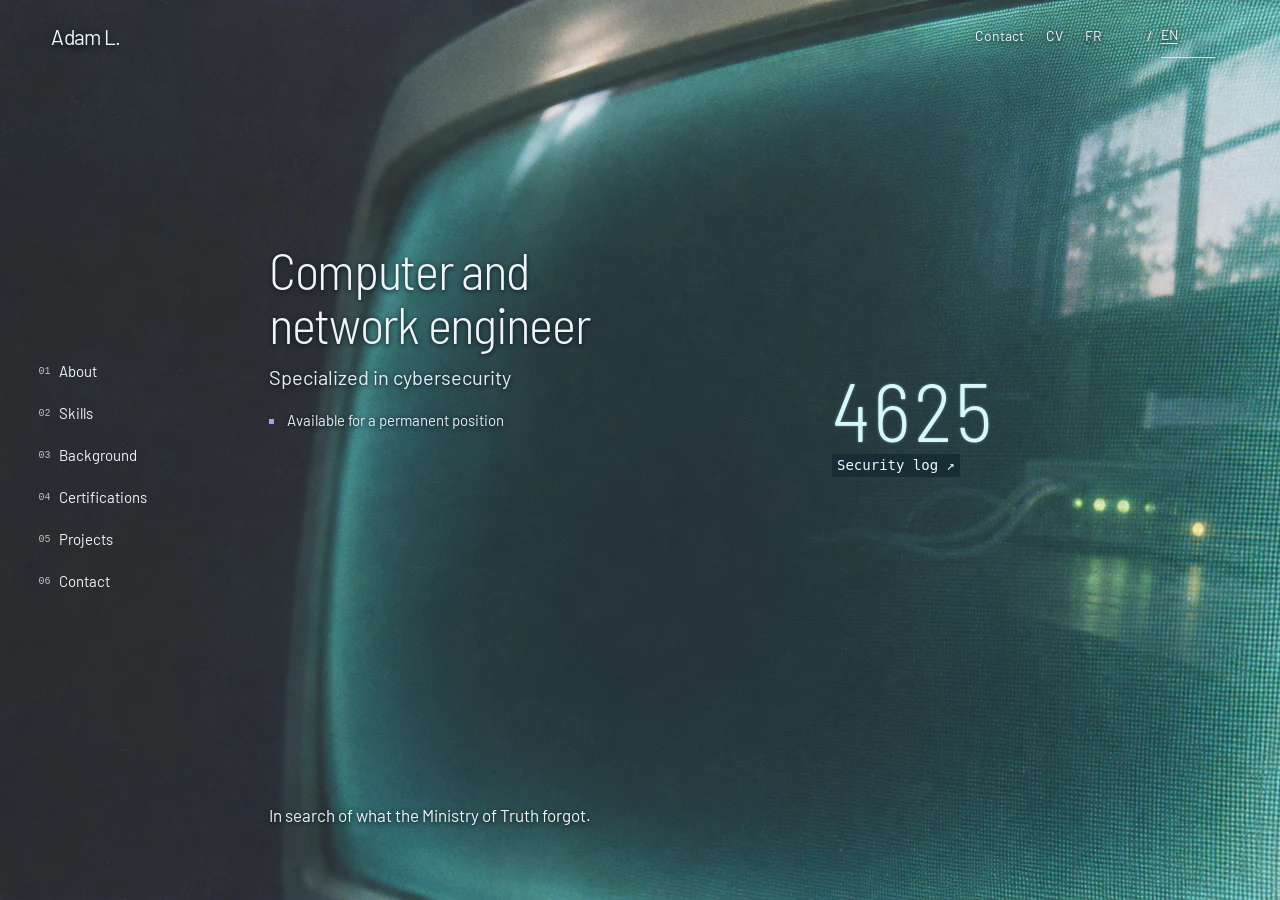
<file: en.html>
<!DOCTYPE html>

<html class="cobalt soft-club ambient" data-scene="home" lang="en">
<head>
<meta charset="utf-8"/>
<meta content="width=device-width, initial-scale=1" name="viewport"/>
<meta content="Portfolio of Adam LAAOUANE, engineering student at ESAIP Angers in Computer Science and Networks, specializing in cybersecurity" name="description"/>
<meta content="student, engineer, computer science, networks, cybersecurity, ESAIP, esaip, Adam, LAAOUANE" name="keywords"/>
<meta content="Adam, laaouane,esaip, Computer Science, networks, ESAIP" name="news_keywords"/>
<meta content="Portfolio ADAM LAAOUANE - Engineering student at ESAIP" name="description"/>
<meta content="Adam LAAOUANE" name="author"/>
<meta content="index, noimageindex" name="robots"/>
<title>
   Adam Laaouane — Cybersecurity &amp; Networks
  </title>
<link href="assets/img/logos-v2/adam-monogram.svg" rel="icon" type="image/svg+xml"/>
<script defer="" src="assets/js/album.js">
</script>
<link href="assets/css/fonts.css" rel="stylesheet"/>
<link href="assets/css/album.css" rel="stylesheet"/>
<link href="assets/css/icons.css" rel="stylesheet"/>
<link as="font" crossorigin="" href="assets/fonts/barlow-400-latin.woff2" rel="preload" type="font/woff2"/>
<link as="font" crossorigin="" href="assets/fonts/barlowsemicondensed-300-latin.woff2" rel="preload" type="font/woff2"/>
<link href="assets/css/thm-badge.css" rel="stylesheet"/>
<script defer="" src="assets/js/thm-badge.js">
</script>
<script defer="" src="assets/js/project-preview.js">
</script>
<link href="assets/css/cobalt.css" rel="stylesheet"/>
<script defer="" src="assets/js/cobalt.js">
</script>
<link href="assets/css/soft-club.css" rel="stylesheet"/><link href="assets/css/ambient.css" rel="stylesheet"/><link as="image" href="assets/img/4625/projets-1600.webp" imagesizes="100vw" imagesrcset="assets/img/4625/projets-800.webp 800w, assets/img/4625/projets-1600.webp 1600w" rel="preload"/></head>
<body>
<a class="skip-link" href="#home">
   Skip to content
  </a>
<header class="masthead">
<a aria-label="Adam Laaouane — Home" class="signature" href="#cover">
    Adam L.
   </a>
<a class="back-cover" href="#cover">

    Home
   </a>
<div class="header-links">
<a class="header-contact" href="#contact">
     Contact 
    </a>
<a download="" href="assets/files/CV_Adam_Laaouane.pdf">
     CV 
    </a>
<div aria-label="Language" class="languages">
<a data-language="" href="./#cover" hreflang="fr" lang="fr">
      FR
     </a>
<span>
      /
     </span>
<a aria-current="true" data-language="" href="en.html#cover" hreflang="en" lang="en">
      EN
     </a>
</div>
</div>
</header>
<nav aria-label="Section navigation" class="album-index">
<a aria-label="Back to home" class="index-cover" href="#cover">

    Home
   </a>
<a data-scene-link="home" href="#home">
<span>
     01
    </span>
    About
    <i aria-hidden="true">
</i>
</a>
<a data-scene-link="services" href="#services">
<span>
     02
    </span>
    Skills
    <i aria-hidden="true">
</i>
</a>
<a data-scene-link="parcours" href="#parcours">
<span>
     03
    </span>
    Background
    <i aria-hidden="true">
</i>
</a>
<a data-scene-link="certifications" href="#certifications">
<span>
     04
    </span>
    Certifications
    <i aria-hidden="true">
</i>
</a>
<a data-scene-link="portfolio" href="#portfolio">
<span>
     05
    </span>
    Projects
    <i aria-hidden="true">
</i>
</a>
<a data-scene-link="contact" href="#contact">
<span>
     06
    </span>
    Contact
    <i aria-hidden="true">
</i>
</a>
</nav>
<main>
<div class="album-opening" id="cover" tabindex="-1">
<div class="cover-stage">
<div class="cover-face">
<div aria-hidden="true" class="cobalt-decor" data-scene-art="accueil"><img alt="" height="941" loading="eager" sizes="100vw" src="assets/img/4625/projets-1600.webp" srcset="assets/img/4625/projets-800.webp 800w, assets/img/4625/projets-1600.webp 1600w" width="1672"/></div>
<div class="cover-copy">
<h1>Computer and<br class="cover-break"/> network engineer</h1>
<p class="cover-specialty">
        Specialized in cybersecurity
       </p>
<p class="cover-availability">
        Available for a permanent position
       </p>
<p class="cover-manifesto">In search of what the Ministry of Truth forgot.</p>
</div>
<a class="glass-number" href="#portfolioModal5"><span>4625</span><span class="glass-caption">Security log ↗</span></a></div>
</div>
</div><section aria-label="About" class="scene opening-note" id="home" tabindex="-1">
<div aria-hidden="true" class="cobalt-decor" data-scene-art="home"><img alt="" height="941" loading="lazy" sizes="100vw" src="assets/img/4625/presentation-1600.webp" srcset="assets/img/4625/presentation-800.webp 800w, assets/img/4625/presentation-1600.webp 1600w" width="1672"/></div>
<div class="scene-scroll">
<div class="scene-content">
<div class="arrival">
<p class="eyebrow">
          01 / About
         </p>
<h2>
          About
         </h2>
<p class="profile-introduction">
          My background connects IT administration, network security and security event analysis. I like understanding how tools work together, then putting them to the test in practical projects.
         </p>
<p class="availability">
          Available for a permanent position
         </p>
<div class="actions">
<a class="action primary" href="#portfolio">
           View my projects 
          </a>
<a class="action" href="#parcours">
           Explore my background 
          </a>
</div>
<div class="intro-story opening-story" id="intro-story">
<span class="eyebrow">
     01
    </span>
<h2>
     Who am I?
    </h2>
<details class="profile-extra">
<summary>Education and career goals</summary>
<p>
      I am a computer engineering graduate specializing in cybersecurity, with a strong interest
                            in
                            protecting information systems and network infrastructures. Through my experience in system
                            administration, security, monitoring and development, I have built a versatile understanding
                            of IT environments. Immediately available, I am looking for a permanent position where I can
                            contribute to ambitious technical projects and continue my career in cybersecurity,
                            especially as a SOC Analyst or Security Engineer.
     </p>
<p class="home-role">
      Computer Science and Networks Engineer
      <br/>
<strong>
       SOC Analyst
      </strong>
</p>
<p class="availability">
<i>
</i>
      Available immediately · Seeking a permanent position
     </p>
</details>
</div></div>
</div>
</div>
</section>
<section aria-label="Skills" class="scene scene-services" data-track="02" id="services" tabindex="-1">
<div aria-hidden="true" class="cobalt-decor" data-scene-art="services"><img alt="" height="941" loading="lazy" sizes="100vw" src="assets/img/4625/competences-1600.webp" srcset="assets/img/4625/competences-800.webp 800w, assets/img/4625/competences-1600.webp 1600w" width="1672"/></div>
<div class="scene-scroll">
<div class="scene-content">
<div class="section-heading">
<p class="eyebrow">
        02
       </p>
<h2>
        Skills
       </h2>
</div>
<div class="explorer">
<div aria-label="Skill domains" class="skill-index" role="group">
<button aria-controls="skill-0" aria-pressed="false" type="button">
<span class="skill-label">
<span aria-hidden="true" class="portfolio-icon portfolio-icon--shield">
</span>
          Cybersecurity
         </span>
<span aria-hidden="true">
          ↗
         </span>
</button>
<button aria-controls="skill-1" aria-pressed="false" type="button">
         System Administration
         <span aria-hidden="true">
          ↗
         </span>
</button>
<button aria-controls="skill-2" aria-pressed="false" type="button">
<span class="skill-label">
<span aria-hidden="true" class="portfolio-icon portfolio-icon--web">
</span>
          Web Development
         </span>
<span aria-hidden="true">
          ↗
         </span>
</button>
<button aria-controls="skill-3" aria-pressed="false" type="button">
         Software Development
         <span aria-hidden="true">
          ↗
         </span>
</button>
<button aria-controls="skill-4" aria-pressed="false" type="button">
<span class="skill-label">
<span aria-hidden="true" class="portfolio-icon portfolio-icon--android">
</span>
          Android Development
         </span>
<span aria-hidden="true">
          ↗
         </span>
</button>
<button aria-controls="skill-5" aria-pressed="false" type="button">
<span class="skill-label">
<span aria-hidden="true" class="portfolio-icon portfolio-icon--web">
</span>
          Backend
         </span>
<span aria-hidden="true">
          ↗
         </span>
</button>
<button aria-controls="skill-6" aria-pressed="false" type="button">
         Office &amp; Management
         <span aria-hidden="true">
          ↗
         </span>
</button>
</div>
<div class="skill-panels">
<article class="skill-panel" id="skill-0">
<h3>
<span aria-hidden="true" class="portfolio-icon portfolio-icon--shield">
</span>
          Cybersecurity
         </h3>
<div class="skill-body">
<div>
<ul>
<li>
             Pentesting &amp; Ethical Hacking (Nmap, Nessus, Burp Suite, Metasploit, Wireshark)
            </li>
<li>
             Attacks &amp; countermeasures: SQLi, XSS, MITM, brute force
            </li>
<li>
             Monitoring &amp; defense: SIEM (Splunk/ELK), EDR/XDR, incident response
            </li>
<li>
             Access management: Entra ID, MFA, Zero Trust
            </li>
<li>
             Email security: SPF, DKIM, DMARC, TLS/SSL
            </li>
<li>
             Standards &amp; compliance: ANSSI self-assessment, BCP/DRP, ISO 27001
            </li>
</ul>
<a href="https://www.root-me.org/Zetsu-794769">
            My Root-Me Profile
           </a>
<a href="https://tryhackme.com/p/Z33tsu">
            My TryHackMe Profile
           </a>
<p>
<em>
             CEH certification in progress
            </em>
</p>
<div class="thm-profile-badge">
<div class="thm-badge-viewport">
<iframe height="88" loading="lazy" referrerpolicy="no-referrer" sandbox="allow-scripts allow-same-origin allow-popups allow-popups-to-escape-sandbox" src="https://tryhackme.com/api/v2/badges/public-profile?userPublicId=1918814" title="Z33tsu TryHackMe badge" width="329">
</iframe>
</div>
<a class="thm-badge-fallback" href="https://tryhackme.com/p/Z33tsu" rel="noopener noreferrer" target="_blank">
             TryHackMe profile ? open directly ?
            </a>
</div>
</div>
</div>
</article>
<article class="skill-panel" id="skill-1">
<h3>
          System Administration
         </h3>
<div class="skill-body">
<div>
<ul>
<li>
             Windows Server, Linux (Debian/Ubuntu)
            </li>
<li>
             Active Directory, GPO, accounts &amp; access
            </li>
<li>
             Monitoring, backups, continuity (BCP)
            </li>
</ul>
</div>
</div>
</article>
<article class="skill-panel" id="skill-2">
<h3>
<span aria-hidden="true" class="portfolio-icon portfolio-icon--web">
</span>
          Web Development
         </h3>
<div class="skill-body">
<div>
<ul>
<li>
             HTML5, CSS3, JavaScript, PHP
            </li>
<li>
             Frameworks: Bootstrap, React, Symfony
            </li>
<li>
             Robust &amp; scalable apps, best practices
            </li>
</ul>
</div>
</div>
</article>
<article class="skill-panel" id="skill-3">
<h3>
          Software Development
         </h3>
<div class="skill-body">
<div>
<ul>
<li>
             Languages: Java, Python, C, C++, C#
            </li>
<li>
             Unity 3D, Git/GitHub, design patterns &amp; testing
            </li>
</ul>
</div>
</div>
</article>
<article class="skill-panel" id="skill-4">
<h3>
<span aria-hidden="true" class="portfolio-icon portfolio-icon--android">
</span>
          Android Development
         </h3>
<div class="skill-body">
<div>
<ul>
<li>
             Java &amp; Kotlin, Android Studio
            </li>
<li>
             UI XML, navigation, network/DB management
            </li>
</ul>
</div>
</div>
</article>
<article class="skill-panel" id="skill-5">
<h3>
<span aria-hidden="true" class="portfolio-icon portfolio-icon--web">
</span>
          Backend
         </h3>
<div class="skill-body">
<div>
<ul>
<li>
             PHP, Symfony, REST APIs
            </li>
<li>
             Application Security: OWASP basics
            </li>
</ul>
</div>
</div>
</article>
<article class="skill-panel" id="skill-6">
<h3>
          Office &amp; Management
         </h3>
<div class="skill-body">
<div>
<ul>
<li>
             Office Suite: Word, Excel, PowerPoint, Outlook
            </li>
<li>
             Project &amp; collaboration: MS Project, Trello, Notion
            </li>
<li>
             Version control: Git/GitHub
            </li>
</ul>
</div>
</div>
</article>
</div>
</div>
</div>
</div>
</section>
<section aria-label="Background" class="scene scene-parcours" data-track="03" id="parcours" tabindex="-1">
<div aria-hidden="true" class="cobalt-decor" data-scene-art="parcours"><img alt="" height="941" loading="lazy" sizes="100vw" src="assets/img/4625/parcours-1600.webp" srcset="assets/img/4625/parcours-800.webp 800w, assets/img/4625/parcours-1600.webp 1600w" width="1672"/></div>
<div class="scene-scroll">
<div class="scene-content">
<div class="section-heading">
<p class="eyebrow">
        03
       </p>
<h2>
        Background
       </h2>
<p class="route">
        Agadir · Angers · Arnhem
        <br/>
        Valladolid · Nantes
       </p>
</div>
<nav aria-label="Journey stops" class="route-index">
<a href="#stop-0">
<span>
         2026
        </span>
        Network and Security Engineer
       </a>
<a href="#stop-1">
<span>
         2026
        </span>
        Data Analyst
       </a>
<a href="#stop-2">
<span>
         2024 - 2025
        </span>
        Work-Study Contract
       </a>
<a href="#stop-3">
<span>
         2023 - 2025
        </span>
        Engineering Cycle at ESAIP
       </a>
<a href="#stop-4">
<span>
         January - June 2024
        </span>
        Second Study Abroad Experience
       </a>
<a href="#stop-5">
<span>
         January - June 2022
        </span>
        First Study Abroad Experience
       </a>
<a href="#stop-6">
<span>
         2020 - 2022
        </span>
        Preparatory Classes at ESAIP Angers
       </a>
<a href="#stop-7">
<span>
         2020
        </span>
        Scientific High School Diploma
       </a>
</nav>
<div class="journey-list">
<article class="journey-stop reveal" id="stop-0">
<header>
<span class="stop-date">
          2026
         </span>
<div class="organization">
<img alt="" class="organization-logo organization-logo--emblem" decoding="async" height="1214" loading="lazy" src="assets/img/logos/wilaya-emblem.png" width="1295"/>
<p class="organization-name">
           Agadir Ida-Outanane Prefecture — Souss-Massa Region
          </p>
</div>
<h3>
          Network and Security Engineer
         </h3>
</header>
<div class="stop-body">
<div>
<p>
           Two-month international experience within the
           <strong>
            Agadir Ida-Outanane Prefecture - Souss-Massa Region
                                    (Ministry of Interior of the Kingdom of Morocco)
           </strong>
           .
                                Deployment and security hardening of a network infrastructure with
                                firewalling, segmentation and filtering, implementation of
                                a captive portal and DNS/IP protection, as well as the development of a
                                monitoring solution based on
           <strong>
            Grafana, InfluxDB and
                                    Telegraf
           </strong>
           to monitor network performance.
          </p>
</div>
</div>
</article>
<article class="journey-stop reveal" id="stop-1">
<header>
<span class="stop-date">
          2026
         </span>
<div class="organization">
<img alt="" class="org-logo" decoding="async" height="165" loading="lazy" src="assets/img/logos-v2/esaip-dark.svg" width="334"/>
<p class="organization-name">
           ESAIP · Angers
          </p>
</div>
<h3>
          Data Analyst
         </h3>
</header>
<div class="stop-body">
<div>
<p>
           Three-month internship at
           <strong>
            ESAIP (Angers, France)
           </strong>
           as a
           <strong>
            Data Analyst
           </strong>
           . Development of interactive
           <strong>
            Power BI
           </strong>
           dashboards for academic management, including data modelling,
                                data normalization,
           <strong>
            DAX
           </strong>
           measures and
           <strong>
            KPI
           </strong>
           creation.
                                Structured, automated and centralized data processing in order to turn complex Excel
                                reports into dynamic dashboards (Sunburst charts, interactive charts and advanced
                                visualizations), making analysis easier and supporting decision-making.
          </p>
</div>
</div>
</article>
<article class="journey-stop reveal" id="stop-2">
<header>
<span class="stop-date">
          2024 - 2025
         </span>
<div class="organization">
<img alt="" class="organization-logo organization-logo--slogan" decoding="async" height="120" loading="lazy" src="assets/img/logos/happy-babees.png" width="279"/>
<p class="organization-name">
           Happy Babees · Nantes
          </p>
</div>
<h3>
          Work-Study Contract
         </h3>
</header>
<div class="stop-body">
<div>
<p>
           IT Systems Officer at
           <strong>
            Happy Babees (Nantes)
           </strong>
           as part of my 5th and final
                                year of engineering studies.
                                Management and optimization of the information system, SaaS process automation,
                                cybersecurity (ANSSI self-assessment, BCP/DRP, access management, secure email
                                protocols).
          </p>
</div>
</div>
</article>
<article class="journey-stop reveal" id="stop-3">
<header>
<span class="stop-date">
          2023 - 2025
         </span>
<div class="organization">
<img alt="" class="org-logo" decoding="async" height="165" loading="lazy" src="assets/img/logos-v2/esaip-dark.svg" width="334"/>
<p class="organization-name">
           ESAIP · Angers
          </p>
</div>
<h3>
          Engineering Cycle at ESAIP
         </h3>
</header>
<div class="stop-body">
<div>
<p>
           Engineering cycle in Computer Science and Networks at ESAIP, with a specialization
                                in cybersecurity. A program combining theory and hands-on projects in an international
                                context.
          </p>
</div>
</div>
</article>
<article class="journey-stop reveal" id="stop-4">
<header>
<span class="stop-date">
          January - June 2024
         </span>
<div class="organization">
<img alt="" class="organization-logo" decoding="async" height="155" loading="lazy" src="assets/img/logos/uemc.jpg" width="252"/>
<p class="organization-name">
           UEMC · Valladolid
          </p>
</div>
<h3>
          Second Study Abroad Experience
         </h3>
</header>
<div class="stop-body">
<div>
<p>
           Erasmus semester in Valladolid (UEMC, Spain).
                                Strengthened skills in cybersecurity and IT in a multicultural environment.
          </p>
</div>
</div>
</article>
<article class="journey-stop reveal" id="stop-5">
<header>
<span class="stop-date">
          January - June 2022
         </span>
<div class="organization">
<img alt="" class="organization-logo organization-logo--han" decoding="async" height="183" loading="lazy" src="assets/img/logos/han.png" width="276"/>
<p class="organization-name">
           HAN University of Applied Sciences · Arnhem
          </p>
</div>
<h3>
          First Study Abroad Experience
         </h3>
</header>
<div class="stop-body">
<div>
<p>
           Erasmus semester in Arnhem (Netherlands), at HAN University of Applied Sciences.
                                Discovered new teaching and technical approaches.
          </p>
</div>
</div>
</article>
<article class="journey-stop reveal" id="stop-6">
<header>
<span class="stop-date">
          2020 - 2022
         </span>
<div class="organization">
<img alt="" class="org-logo" decoding="async" height="165" loading="lazy" src="assets/img/logos-v2/esaip-dark.svg" width="334"/>
<p class="organization-name">
           ESAIP · Angers
          </p>
</div>
<h3>
          Preparatory Classes at ESAIP Angers
         </h3>
</header>
<div class="stop-body">
<div>
<p>
           Integrated preparatory cycle at ESAIP engineering school in Angers.
          </p>
</div>
</div>
</article>
<article class="journey-stop reveal" id="stop-7">
<header>
<span class="stop-date">
          2020
         </span>
<img alt="maroc-image" decoding="async" height="740" loading="lazy" src="assets/img/logos/maroc.png" width="1040"/>
<h3>
          Scientific High School Diploma
         </h3>
</header>
<div class="stop-body">
<div>
<p>
           Scientific Baccalaureate with Physics-Chemistry option (BFI) – Agadir, Morocco.
          </p>
</div>
</div>
</article>
</div>
</div>
</div>
</section>
<section aria-label="Certifications" class="scene scene-certifications" data-track="04" id="certifications" tabindex="-1">
<div aria-hidden="true" class="cobalt-decor" data-scene-art="certifications"><img alt="" height="941" loading="lazy" sizes="100vw" src="assets/img/4625/certifications-1600.webp" srcset="assets/img/4625/certifications-800.webp 800w, assets/img/4625/certifications-1600.webp 1600w" width="1672"/></div>
<a class="sleeve-label" href="https://tryhackme-certificates.s3-eu-west-1.amazonaws.com/THM-HOP2UNZ6FI.pdf" rel="noopener" target="_blank"><img src="assets/img/4625/soc-level-one.webp" alt="SOC Level 1 · TryHackMe" loading="lazy"/></a><div class="scene-scroll">
<div class="scene-content">
<div class="section-heading">
<p class="eyebrow">
        04
       </p>
<h2>
        Certifications
       </h2>
</div>
<div class="credentials">
<details class="credential" open="">
<summary>
<img alt="" class="org-logo" decoding="async" height="461" loading="lazy" src="assets/img/logos-v2/tryhackme-dark.svg" width="824"/>
<span class="credential-name">
<h3>
           SOC Level 1
          </h3>
<p>
           TryHackMe
          </p>
</span>
<span aria-hidden="true" class="expand">
          +
         </span>
</summary>
<div class="credential-detail">
<p>
          Issued July 2026
         </p>
<p>
          Credential ID : THM-HOP2UNZ6FI
         </p>
<a href="https://tryhackme-certificates.s3-eu-west-1.amazonaws.com/THM-HOP2UNZ6FI.pdf" rel="noopener noreferrer" target="_blank">
          Show credential 
         </a>
</div>
</details>
<details class="credential">
<summary>
<img alt="" class="org-logo" decoding="async" height="461" loading="lazy" src="assets/img/logos-v2/tryhackme-dark.svg" width="824"/>
<span class="credential-name">
<h3>
           Pre Security Certificate
          </h3>
<p>
           TryHackMe
          </p>
</span>
<span aria-hidden="true" class="expand">
          +
         </span>
</summary>
<div class="credential-detail">
<p>
          Issued february 2026
         </p>
<p>
          Credential ID : THM-9AQQVFHQ4K
         </p>
<a href="https://tryhackme-certificates.s3-eu-west-1.amazonaws.com/THM-9AQQVFHQ4K.pdf" rel="noopener noreferrer" target="_blank">
          Show credential 
         </a>
</div>
</details>
<details class="credential">
<summary>
<img alt="" class="org-logo anssi-logo" decoding="async" height="1000" loading="lazy" src="assets/logos/anssi.png" width="1000"/>
<span class="credential-name">
<h3>
           MOOC ANSSI
          </h3>
<p>
           ANSSI - French National Cybersecurity Agency
          </p>
</span>
<span aria-hidden="true" class="expand">
          +
         </span>
</summary>
<div class="credential-detail">
</div>
</details>
<details class="credential">
<summary>
<img alt="" class="org-logo org-logo--vertical" decoding="async" height="305" loading="lazy" src="assets/img/logos-v2/microsoft-dark.svg" width="420"/>
<span class="credential-name">
<h3>
           Microsoft Certified: Azure AI Fundamentals
          </h3>
<p>
           Microsoft
          </p>
</span>
<span aria-hidden="true" class="expand">
          +
         </span>
</summary>
<div class="credential-detail">
<p>
          Issued October 2023
         </p>
</div>
</details>
<details class="credential">
<summary>
<img alt="" class="org-logo org-logo--toeic" decoding="async" height="340" loading="lazy" src="assets/img/logos-v2/toeic-dark.svg" width="510"/>
<span class="credential-name">
<h3>
           Test of English for International Communication (TOEIC)
          </h3>
<p>
           ETS
          </p>
</span>
<span aria-hidden="true" class="expand">
          +
         </span>
</summary>
<div class="credential-detail">
<p>
          Issued september 2023
         </p>
<p>
<strong>
           CEFR Level C1
          </strong>
</p>
</div>
</details>
</div>
</div>
</div>
</section>
<section aria-label="Projects" class="scene scene-portfolio" data-track="05" id="portfolio" tabindex="-1">
<div aria-hidden="true" class="cobalt-decor" data-scene-art="portfolio"><img alt="" height="941" loading="lazy" sizes="100vw" src="assets/img/4625/projets-1600.webp" srcset="assets/img/4625/projets-800.webp 800w, assets/img/4625/projets-1600.webp 1600w" width="1672"/></div>
<div class="scene-scroll">
<div class="scene-content">
<div class="section-heading">
<p class="eyebrow">
        05
       </p>
<h2>
        Projects
       </h2>
</div>
<div class="project-spread">
<div aria-label="Project preview" class="project-selection">
<a href="assets/img/projects/wazuh-alert.png" rel="noopener" target="_blank"><img alt="Wazuh Security Alert" height="422" loading="lazy" src="assets/img/projects/wazuh-alert.png" width="473"/></a>
<h3 id="selected-project-title">
         AI-Augmented SOC Homelab
        </h3><p class="event-note">4625 / Failed Windows logon observed in the lab.</p>
<a class="action selected-project-open" href="#portfolioModal5">
         Open project 
        </a>
</div>
<div class="project-shelf">
<h3 class="index-title">
<span aria-hidden="true" class="portfolio-icon portfolio-icon--image">
</span>
         Explore all five projects
        </h3>
<div class="departure-board">
<div class="board-heading">
<span>
           PROJECT DEPARTURES
          </span>
<span>
           2021 — 2026
          </span>
</div>
<a class="departure featured" data-project-preview="0" href="#portfolioModal5">
<span class="ref">
           P / 01
          </span>
<span class="project-name">
           AI-Augmented SOC Homelab
           <small>
            Blue Team / SIEM / AI
           </small>
</span>
<span class="project-year">
           2026
          </span>
<span aria-hidden="true" class="departure-arrow">
</span>
</a>
<button aria-label="Preview: AI-Augmented SOC Homelab Blue Team / SIEM / AI" aria-pressed="true" class="project-select" data-project-index="0" type="button">
          Preview
         </button>
<a class="departure" data-project-preview="1" href="#portfolioModal4">
<span class="ref">
           P / 02
          </span>
<span class="project-name">
           Scientific Research Project
           <small>
            IA &amp; Cyber-resilience
           </small>
</span>
<span class="project-year">
           2023-2024
          </span>
<span aria-hidden="true" class="departure-arrow">
</span>
</a>
<button aria-label="Preview: Scientific Research Project IA &amp; Cyber-resilience" aria-pressed="false" class="project-select" data-project-index="1" type="button">
          Preview
         </button>
<a class="departure" data-project-preview="2" href="#portfolioModal1">
<span class="ref">
           P / 03
          </span>
<span class="project-name">
           Sticks &amp; Stones
           <small>
            Unity 3D
           </small>
</span>
<span class="project-year">
           2022
          </span>
<span aria-hidden="true" class="departure-arrow">
</span>
</a>
<button aria-label="Preview: Sticks &amp; Stones Unity 3D" aria-pressed="false" class="project-select" data-project-index="2" type="button">
          Preview
         </button>
<a class="departure" data-project-preview="3" href="#portfolioModal2">
<span class="ref">
           P / 04
          </span>
<span class="project-name">
           Esaip Robotics
           <small>
            Python, C
           </small>
</span>
<span class="project-year">
           2022
          </span>
<span aria-hidden="true" class="departure-arrow">
</span>
</a>
<button aria-label="Preview: Esaip Robotics Python, C" aria-pressed="false" class="project-select" data-project-index="3" type="button">
          Preview
         </button>
<a class="departure" data-project-preview="4" href="#portfolioModal3">
<span class="ref">
           P / 05
          </span>
<span class="project-name">
           Esport tournament
           <small>
            Esaip Rivals
           </small>
</span>
<span class="project-year">
           2021
          </span>
<span aria-hidden="true" class="departure-arrow">
</span>
</a>
<button aria-label="Preview: Esport tournament Esaip Rivals" aria-pressed="false" class="project-select" data-project-index="4" type="button">
          Preview
         </button>
<p class="board-foot">
          Select a row to open the project notes.
         </p>
</div>
</div>
<div class="profile-project">
<p class="eyebrow">
      AI-Augmented SOC Homelab
     </p>
<a class="action text-action" href="#portfolioModal5">
      Open the SOC lab 
     </a>
</div></div>
</div>
</div>
</section>
<section aria-label="Contact" class="scene scene-contact" data-track="06" id="contact" tabindex="-1">
<div aria-hidden="true" class="cobalt-decor" data-scene-art="contact"><img alt="" height="941" loading="lazy" sizes="100vw" src="assets/img/4625/contact-1600.webp" srcset="assets/img/4625/contact-800.webp 800w, assets/img/4625/contact-1600.webp 1600w" width="1672"/></div>
<div class="scene-scroll">
<div class="scene-content">
<div class="contact-copy">
<p class="eyebrow">
        06
       </p>
<h2>
        Contact
       </h2>
<a class="email" href="mailto:adam.laaouane.pro@gmail.com">
        adam.laaouane.pro@gmail.com
        <span>
</span>
</a>
<div class="actions"><a class="action" href="mailto:adam.laaouane.pro@gmail.com">Write an email</a>
<button class="action" id="copy-email">
         Copy email address
         <span>
          ⧉
         </span>
</button>
<a class="action icon-action" href="https://www.linkedin.com/in/adam-laa" rel="noopener noreferrer" target="_blank">
<img alt="" class="portfolio-icon-img" decoding="async" height="50" src="assets/icons/linkedin-dark.png" width="50"/>
         LinkedIn 
        </a>
<a class="action" download="" href="assets/files/CV_Adam_Laaouane.pdf">
         Download CV 
        </a>
</div>
<p aria-live="polite" id="copy-status" role="status">
</p>
<p class="contact-location">
        France
       </p>
<details class="credits">
<summary>
         Credits &amp; history
        </summary>
<p>
         Copyright
         <b>
          ©
         </b>
         Portfolio, logo conceived and created by Adam LAAOUANE 2023 |
         <b>
          Version -
                        0.9
         </b>
</p>
<div>
<div>
<h2>
           Licenses
          </h2>
<ul>
<li>
            Bootstrap v5.2
           </li>
<li>
            Font Awesome v5.15.4
           </li>
<li>
            Google Fonts
           </li>
<li>
            jQuery v3.6.1
           </li>
<li>
            icons8
           </li>
<li>
            Favicon
           </li>
<li>
            AOS css/js
           </li>
<li>
            Animista css
           </li>
</ul>
<hr/>
<p>
           Website version: 0.9
          </p>
<ul>
<li>
            - Added the "Licenses" page
           </li>
<li>
            - Added the "Contact" page
           </li>
<li>
            - Added the "About" page
           </li>
<li>
            - Added the "Projects" page
           </li>
<li>
            - Added the "Skills" page
           </li>
<li>
            - Added the "Home" page
           </li>
<li>
            - Added the "404" page
           </li>
</ul>
</div>
</div>
</details>
<a class="return-cover" href="#cover">
        Back to home
       </a>
</div>
</div>
</div>
</section>
</main>
<div aria-hidden="true" class="booklet-controls">
<span id="scene-counter">
    01 / 06
   </span>
<span class="control-rule">
</span>
<button aria-label="Previous scene" id="previous-scene">
    ←
   </button>
<button aria-label="Next scene" id="next-scene">
    →
   </button>
</div>
<dialog aria-labelledby="portfolioModal5-title" class="project-detail" id="portfolioModal5" open="">
<div class="dialog-toolbar">
<span aria-hidden="true" class="detail-mark">
     ▧
    </span>
<span>
     PROJECT NOTES / 01
    </span>
<form method="dialog">
<button aria-label="Back to projects" class="close-dialog">Back to projects</button>
</form>
</div>
<div class="dialog-content" id="soc-full-detail">
<h2 id="portfolioModal5-title">
     AI-Augmented SOC Homelab
    </h2><nav aria-label="Chapters" class="chapter-links"><a href="#soc-step-0">Project Overview</a><a href="#soc-step-1">SOC Architecture</a><a href="#soc-step-2">Detection &amp; Investigation</a><a href="#soc-step-3">AI-Assisted Triage</a><a href="#soc-step-4">Key Implementations</a></nav><div class="soc-sequence">
<article class="soc-step reveal" id="soc-step-0" tabindex="-1">
<figure><img alt="AI-Augmented SOC Homelab" decoding="async" height="1024" loading="lazy" src="assets/img/projects/ai-soc-homelab.png" width="1536"/><figcaption>AI-Augmented SOC Homelab</figcaption></figure>
<div class="soc-copy">
<span class="eyebrow">
           SOC / 01
          </span>
<h3>
           Project Overview
          </h3>
<p>
           Design and deployment of a virtualized SOC homelab built to
                                reproduce the core functions of a Blue Team environment.
                                The lab centralizes security events from multiple systems
                                to enable monitoring, detection and analysis through a
                                SIEM/XDR platform.
          </p>
<p>
           The project also includes controlled security scenarios
                                designed to generate realistic alerts and reproduce the
                                first stages of a SOC analyst workflow: telemetry collection,
                                event triage, analysis, contextualization and investigation.
          </p>
</div>
</article>
<article class="soc-step reveal" id="soc-step-1" tabindex="-1">
<figure><img alt="SOC Homelab Architecture" decoding="async" height="1024" loading="lazy" src="assets/img/projects/soc-architecture.png" width="1536"/><figcaption>SOC Homelab Architecture</figcaption></figure>
<div class="soc-copy">
<span class="eyebrow">
           SOC / 02
          </span>
<h3>
           SOC Architecture
          </h3>
<p>
           The environment is built around several virtual machines,
                                including Windows and Linux endpoints monitored by Wazuh agents.
                                Events are centralized on the Wazuh server, where they are
                                analyzed, correlated and displayed through the SOC dashboard.
          </p>
</div>
</article>
<article class="soc-step reveal" id="soc-step-2" tabindex="-1">
<figure><img alt="Wazuh Security Alert" decoding="async" height="422" loading="lazy" src="assets/img/projects/wazuh-alert.png" width="473"/><figcaption>Wazuh Security Alert</figcaption></figure>
<div class="soc-copy">
<span class="eyebrow">
           SOC / 03
          </span>
<h3>
           Detection &amp; Investigation
          </h3>
<p>
           Multiple scenarios are executed within the lab to generate
                                security events that can be observed through Wazuh.
                                The goal is to reproduce a SOC triage workflow by identifying
                                the source of each event, its context and severity, as well as
                                relevant information for further investigation.
          </p>
</div>
</article>
<article class="soc-step reveal" id="soc-step-3" tabindex="-1">
<div class="soc-copy">
<span class="eyebrow">
           SOC / 04
          </span>
<h3>
           AI-Assisted Triage
          </h3>
<p>
           An AI layer is integrated into the workflow to assist with
                                the analysis of security alerts generated by the SOC.
                                Events can be sent to a local language model through an
                                automated pipeline to produce a concise and actionable
                                summary for the analyst.
          </p>
<p>
           The model can help identify relevant information within an
                                alert, summarize the observed behavior, provide additional
                                context and suggest possible next steps for further investigation.
          </p>
</div>
</article>
<article class="soc-step reveal" id="soc-step-4" tabindex="-1">
<div class="soc-copy">
<span class="eyebrow">
           SOC / 05
          </span>
<h3>
           Key Implementations
          </h3>
<ul>
<li>
            Deployment and configuration of a Wazuh SIEM/XDR platform
           </li>
<li>
            Monitoring of Windows and Linux endpoints
           </li>
<li>
            Centralization and analysis of system and security events
           </li>
<li>
            Creation of security scenarios to generate detection alerts
           </li>
<li>
            Alert analysis and triage through the Wazuh dashboard
           </li>
<li>
            Use of the MITRE ATT&amp;CK framework to contextualize detections
           </li>
<li>
            Integration of a local LLM into the analysis workflow
           </li>
<li>
            Automated alert enrichment using Python and APIs
           </li>
</ul>
<p>
<b>
            Technologies:
           </b>
           Wazuh, Windows, Linux, Sysmon, MITRE ATT&amp;CK,
                                Python, PowerShell, REST API, Local LLM, Virtualization
          </p>
</div>
</article>
</div>
<div>
<div>
<div>
<div>
<figure><img alt="Wazuh Security Alert" decoding="async" height="422" loading="lazy" src="assets/img/projects/wazuh-alert.png" width="473"/><figcaption>Wazuh Security Alert</figcaption></figure>
<h4>
         Project Overview
        </h4>
<p>
         Design and deployment of a virtualized SOC homelab built to
                                reproduce the core functions of a Blue Team environment.
                                The lab centralizes security events from multiple systems
                                to enable monitoring, detection and analysis through a
                                SIEM/XDR platform.
        </p>
<p>
         The project also includes controlled security scenarios
                                designed to generate realistic alerts and reproduce the
                                first stages of a SOC analyst workflow: telemetry collection,
                                event triage, analysis, contextualization and investigation.
        </p>
<h4>
         SOC Architecture
        </h4>
<figure><img alt="SOC Homelab Architecture" decoding="async" height="1024" loading="lazy" src="assets/img/projects/soc-architecture.png" width="1536"/><figcaption>SOC Homelab Architecture</figcaption></figure>
<p>
         The environment is built around several virtual machines,
                                including Windows and Linux endpoints monitored by Wazuh agents.
                                Events are centralized on the Wazuh server, where they are
                                analyzed, correlated and displayed through the SOC dashboard.
        </p>
<h4>
         Detection &amp; Investigation
        </h4>
<figure><img alt="AI-Augmented SOC Homelab" decoding="async" height="1024" loading="lazy" src="assets/img/projects/ai-soc-homelab.png" width="1536"/><figcaption>AI-Augmented SOC Homelab</figcaption></figure>
<p>
         Multiple scenarios are executed within the lab to generate
                                security events that can be observed through Wazuh.
                                The goal is to reproduce a SOC triage workflow by identifying
                                the source of each event, its context and severity, as well as
                                relevant information for further investigation.
        </p>
<h4>
         AI-Assisted Triage
        </h4>
<p>
         An AI layer is integrated into the workflow to assist with
                                the analysis of security alerts generated by the SOC.
                                Events can be sent to a local language model through an
                                automated pipeline to produce a concise and actionable
                                summary for the analyst.
        </p>
<p>
         The model can help identify relevant information within an
                                alert, summarize the observed behavior, provide additional
                                context and suggest possible next steps for further investigation.
        </p>
<h4>
         Key Implementations
        </h4>
<ul>
<li>
          Deployment and configuration of a Wazuh SIEM/XDR platform
         </li>
<li>
          Monitoring of Windows and Linux endpoints
         </li>
<li>
          Centralization and analysis of system and security events
         </li>
<li>
          Creation of security scenarios to generate detection alerts
         </li>
<li>
          Alert analysis and triage through the Wazuh dashboard
         </li>
<li>
          Use of the MITRE ATT&amp;CK framework to contextualize detections
         </li>
<li>
          Integration of a local LLM into the analysis workflow
         </li>
<li>
          Automated alert enrichment using Python and APIs
         </li>
</ul>
<p>
<b>
          Technologies:
         </b>
         Wazuh, Windows, Linux, Sysmon, MITRE ATT&amp;CK,
                                Python, PowerShell, REST API, Local LLM, Virtualization
        </p>
</div>
</div>
</div>
</div>
</div>
<form class="dialog-bottom" method="dialog">
<button>
     Close ×
    </button>
</form>
</dialog>
<dialog aria-labelledby="portfolioModal4-title" class="project-detail" id="portfolioModal4" open="">
<div class="dialog-toolbar">
<span aria-hidden="true" class="detail-mark">
     ▧
    </span>
<span>
     PROJECT NOTES / 02
    </span>
<form method="dialog">
<button aria-label="Back to projects" class="close-dialog">Back to projects</button>
</form>
</div>
<div class="dialog-content">
<div>
<div>
<div>
<div>
<h2 id="portfolioModal4-title">
         Introductory
                                    Scientific Research Project
        </h2>
<figure><img alt="PSIR" decoding="async" height="804" loading="lazy" src="assets/img/projects/PSIR.jpg" width="1024"/><figcaption>PSIR</figcaption></figure>
<p>
         During my engineering studies, I had the opportunity to lead a Scientific Research
                                    Project (PSIR),
                                    focused on using artificial intelligence to improve cyber resilience in the banking
                                    sector.
                                    As project leader, I defined the goal of developing an AI system capable of
                                    responding to cyber threats.
                                    We are currently in the research phase, with upcoming stages including development
                                    and real-world testing.
                                    This experience strengthens my skills in AI, cybersecurity, and project management.
        </p>
</div>
</div>
</div>
</div>
</div>
<form class="dialog-bottom" method="dialog">
<button>
     Close ×
    </button>
</form>
</dialog>
<dialog aria-labelledby="portfolioModal1-title" class="project-detail" id="portfolioModal1" open="">
<div class="dialog-toolbar">
<span aria-hidden="true" class="detail-mark">
     ▧
    </span>
<span>
     PROJECT NOTES / 03
    </span>
<form method="dialog">
<button aria-label="Back to projects" class="close-dialog">Back to projects</button>
</form>
</div>
<div class="dialog-content">
<div>
<div>
<div>
<div>
<h2 id="portfolioModal1-title">
         Sticks &amp; Stones
        </h2>
<figure><img alt="ss-img" decoding="async" height="899" loading="lazy" src="assets/img/projects/ss.png" width="720"/><figcaption>ss-img</figcaption></figure>
<p>
         During my study abroad in the Netherlands, I had the opportunity to work on an
                                    exciting project. I actively participated in the development of a video game as a
                                    Unity integrator, a role that requires both programming skills in C# and mastery of
                                    the Unity 3D tool. My job was to integrate / Code game functionalities, optimize
                                    performance, and ensure that all components worked smoothly.
        </p>
<p>
         In addition to my responsibilities as a Unity integrator, I also managed the
                                    project's GitHub repository, ensuring effective collaboration among the development
                                    team members. This experience has allowed me to perfect my technical skills, my
                                    understanding of video game development processes, and my ability to work in a team
                                    to achieve common objectives. It has reinforced my passion for programming and video
                                    game creation and broadened my horizons as a professional in the field.
        </p>
<p>
<b>
          Skills/software used:
         </b>
         Unity 3D, C#, Git, Scrum
        </p>
</div>
</div>
</div>
</div>
</div>
<form class="dialog-bottom" method="dialog">
<button>
     Close ×
    </button>
</form>
</dialog>
<dialog aria-labelledby="portfolioModal2-title" class="project-detail" id="portfolioModal2" open="">
<div class="dialog-toolbar">
<span aria-hidden="true" class="detail-mark">
     ▧
    </span>
<span>
     PROJECT NOTES / 04
    </span>
<form method="dialog">
<button aria-label="Back to projects" class="close-dialog">Back to projects</button>
</form>
</div>
<div class="dialog-content">
<div>
<div>
<div>
<div>
<h2 id="portfolioModal2-title">
         Active Member of
                                    ESAIP Robotics
        </h2>
<div class="organization organization-light">
<figure><img alt="" class="organization-logo" decoding="async" height="873" loading="lazy" src="assets/img/logos/esaip-robotics.png" width="1802"/><figcaption></figcaption></figure>
<p class="organization-name">
          ESAIP Robotics
         </p>
</div>
<p>
         During my first year in the engineering cycle at ESAIP, I seized the opportunity to
                                    become an active member of the ESAIP Robotics club. Our club had the goal of
                                    creating an autonomous robot to participate in a robotics competition. My role
                                    within the team included the design and programming of the robot so that it could
                                    perform specific tasks autonomously.
        </p>
<p>
<b>
          Skills/software used:
         </b>
         Python, C
        </p>
</div>
</div>
</div>
</div>
</div>
<form class="dialog-bottom" method="dialog">
<button>
     Close ×
    </button>
</form>
</dialog>
<dialog aria-labelledby="portfolioModal3-title" class="project-detail" id="portfolioModal3" open="">
<div class="dialog-toolbar">
<span aria-hidden="true" class="detail-mark">
     ▧
    </span>
<span>
     PROJECT NOTES / 05
    </span>
<form method="dialog">
<button aria-label="Back to projects" class="close-dialog">Back to projects</button>
</form>
</div>
<div class="dialog-content">
<div>
<div>
<div>
<div>
<h2 id="portfolioModal3-title">
         Esaip Rivals
        </h2>
<figure><img alt="Esaip Rivals" decoding="async" height="600" loading="lazy" src="assets/img/projects/tournoi.png" width="701"/><figcaption>Esaip Rivals</figcaption></figure>
<p>
         During my second year in the preparatory cycle at ESAIP, I had the opportunity to
                                    organize an e-sport tournament. This initiative was an exceptional occasion to bring
                                    together the student community passionate about video games, to promote friendly
                                    competition, and to create a convivial environment for the participants.
        </p>
<p>
         As the organizer of the tournament, I coordinated all aspects of the event, from
                                    planning to execution. This included the selection of games, the creation of
                                    tournament rules, the management of team registrations, the setup of game servers,
                                    and the coordination of schedules. I also ensured that the tournament ran smoothly
                                    and that the participants had a memorable experience.
        </p>
<p>
         This experience allowed me to develop my skills in project management,
                                    communication, and event organization. It reinforced my passion for video games as a
                                    way to unite people around a common interest. Organizing this tournament was a
                                    gratifying experience that left a positive imprint within the student community.
        </p>
<p>
<b>
          Soft-Skills:
         </b>
         Project Management, Communication, Planning and Organization, Time Management,
                                    Problem Solving, Teamwork, Adaptability
        </p>
</div>
</div>
</div>
</div>
</div>
<form class="dialog-bottom" method="dialog">
<button>
     Close ×
    </button>
</form>
</dialog>
<div aria-hidden="true" class="reading-progress">
<span>
</span>
</div>
</body>
</html>
</file>
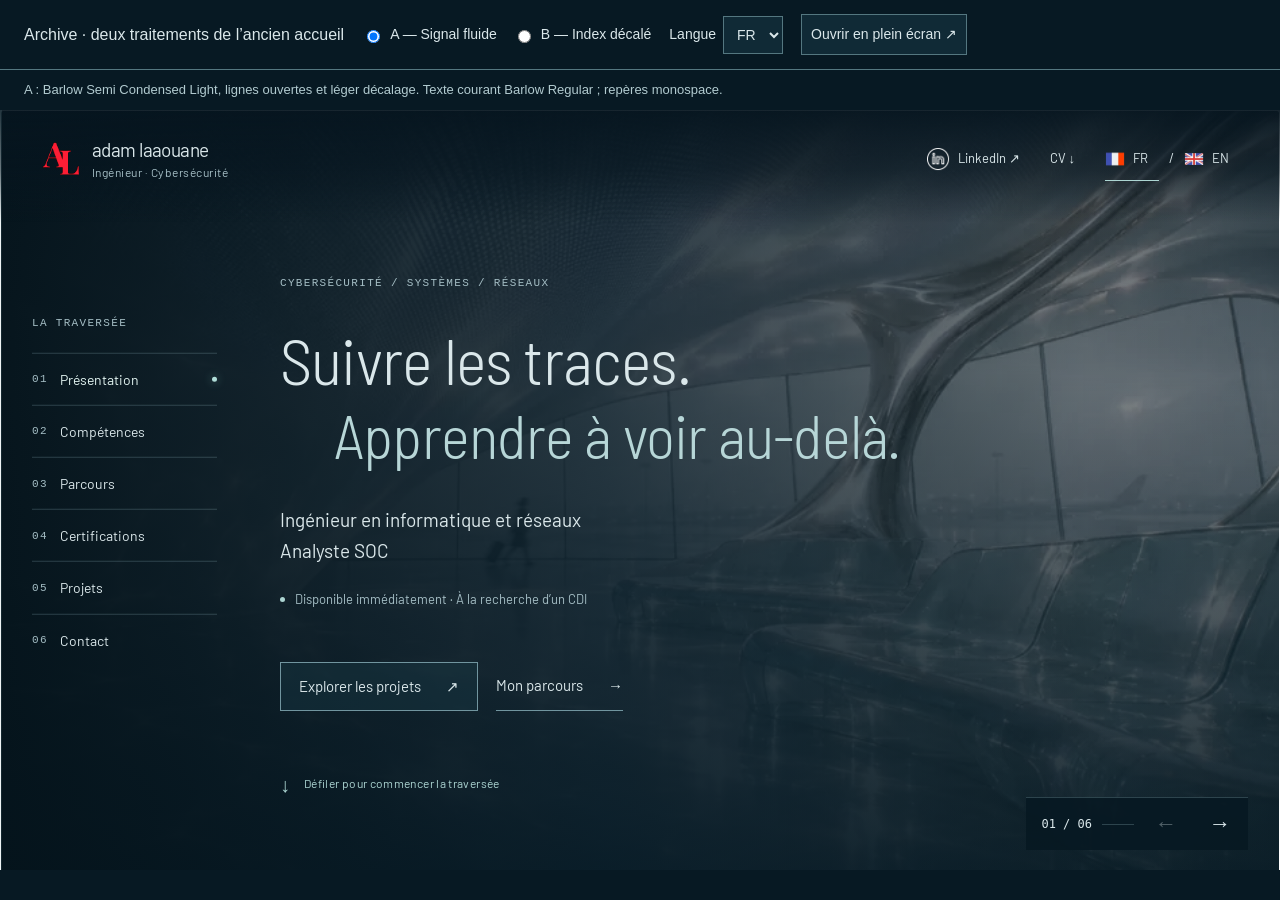
<file: typography.html>
<!doctype html>
<html lang="fr">
<head>
  <meta charset="utf-8">
  <meta name="viewport" content="width=device-width,initial-scale=1">
  <title>Étude typographique — Adam Laaouane</title>
  <style>
    *{box-sizing:border-box}body{margin:0;background:#071923;color:#dae7ea;font:14px/1.5 'Segoe UI',sans-serif}header{padding:14px 24px;display:flex;gap:18px;align-items:center;flex-wrap:wrap;border-bottom:1px solid #547780}h1{font-size:16px;font-weight:400;margin:0}fieldset{border:0;padding:0;margin:0;display:flex;gap:16px;flex-wrap:wrap}legend{position:absolute;width:1px;height:1px;overflow:hidden;clip-path:inset(50%)}label{cursor:pointer;display:flex;align-items:center;gap:7px;min-height:40px}select,a{color:inherit;background:#102a36;border:1px solid #547780;padding:9px;font:inherit}a{text-decoration:none}p{margin:0;padding:10px 24px;color:#b2cbd0;font-size:13px}iframe{display:block;width:100%;height:calc(100dvh - 140px);min-height:650px;border:0}input:focus-visible,select:focus-visible,a:focus-visible{outline:2px solid #bee5df;outline-offset:3px}@media(max-width:650px){header{padding:10px 16px;gap:10px}p{padding:10px 16px}iframe{height:844px}}
  </style>
</head>
<body>
  <header>
    <h1>Archive · deux traitements de l’ancien accueil</h1>
    <fieldset><legend>Traitement typographique</legend>
      <label><input type="radio" name="variant" value="a" checked>A — Signal fluide</label>
      <label><input type="radio" name="variant" value="b">B — Index décalé</label>
    </fieldset>
    <label>Langue <select id="language"><option value="docs/typography/index.html">FR</option><option value="docs/typography/en.html">EN</option></select></label>
    <a id="full" href="docs/typography/index.html?type=a#home" target="_blank" rel="noopener">Ouvrir en plein écran ↗</a>
  </header>
  <p id="description">A : Barlow Semi Condensed Light, lignes ouvertes et léger décalage. Texte courant Barlow Regular ; repères monospace.</p>
  <iframe id="preview" src="docs/typography/index.html?type=a#home" title="Accueil — traitement A"></iframe>
  <script>
    const frame=document.getElementById('preview');
    function update(){const v=document.querySelector('[name=variant]:checked').value;const url=document.getElementById('language').value+'?type='+v+'#home';frame.src=url;frame.title='Accueil — traitement '+v.toUpperCase();document.getElementById('full').href=url;document.getElementById('description').textContent=v==='a'?'A : Barlow Semi Condensed Light, lignes ouvertes et léger décalage. Texte courant Barlow Regular ; repères monospace.':'B : IBM Plex Sans Condensed Light, contraste d’échelle et composition en retrait. Texte courant Barlow Regular ; repères monospace.';}
    document.querySelectorAll('input,select').forEach(el=>el.addEventListener('change',update));
  </script>
</body>
</html>
</file>
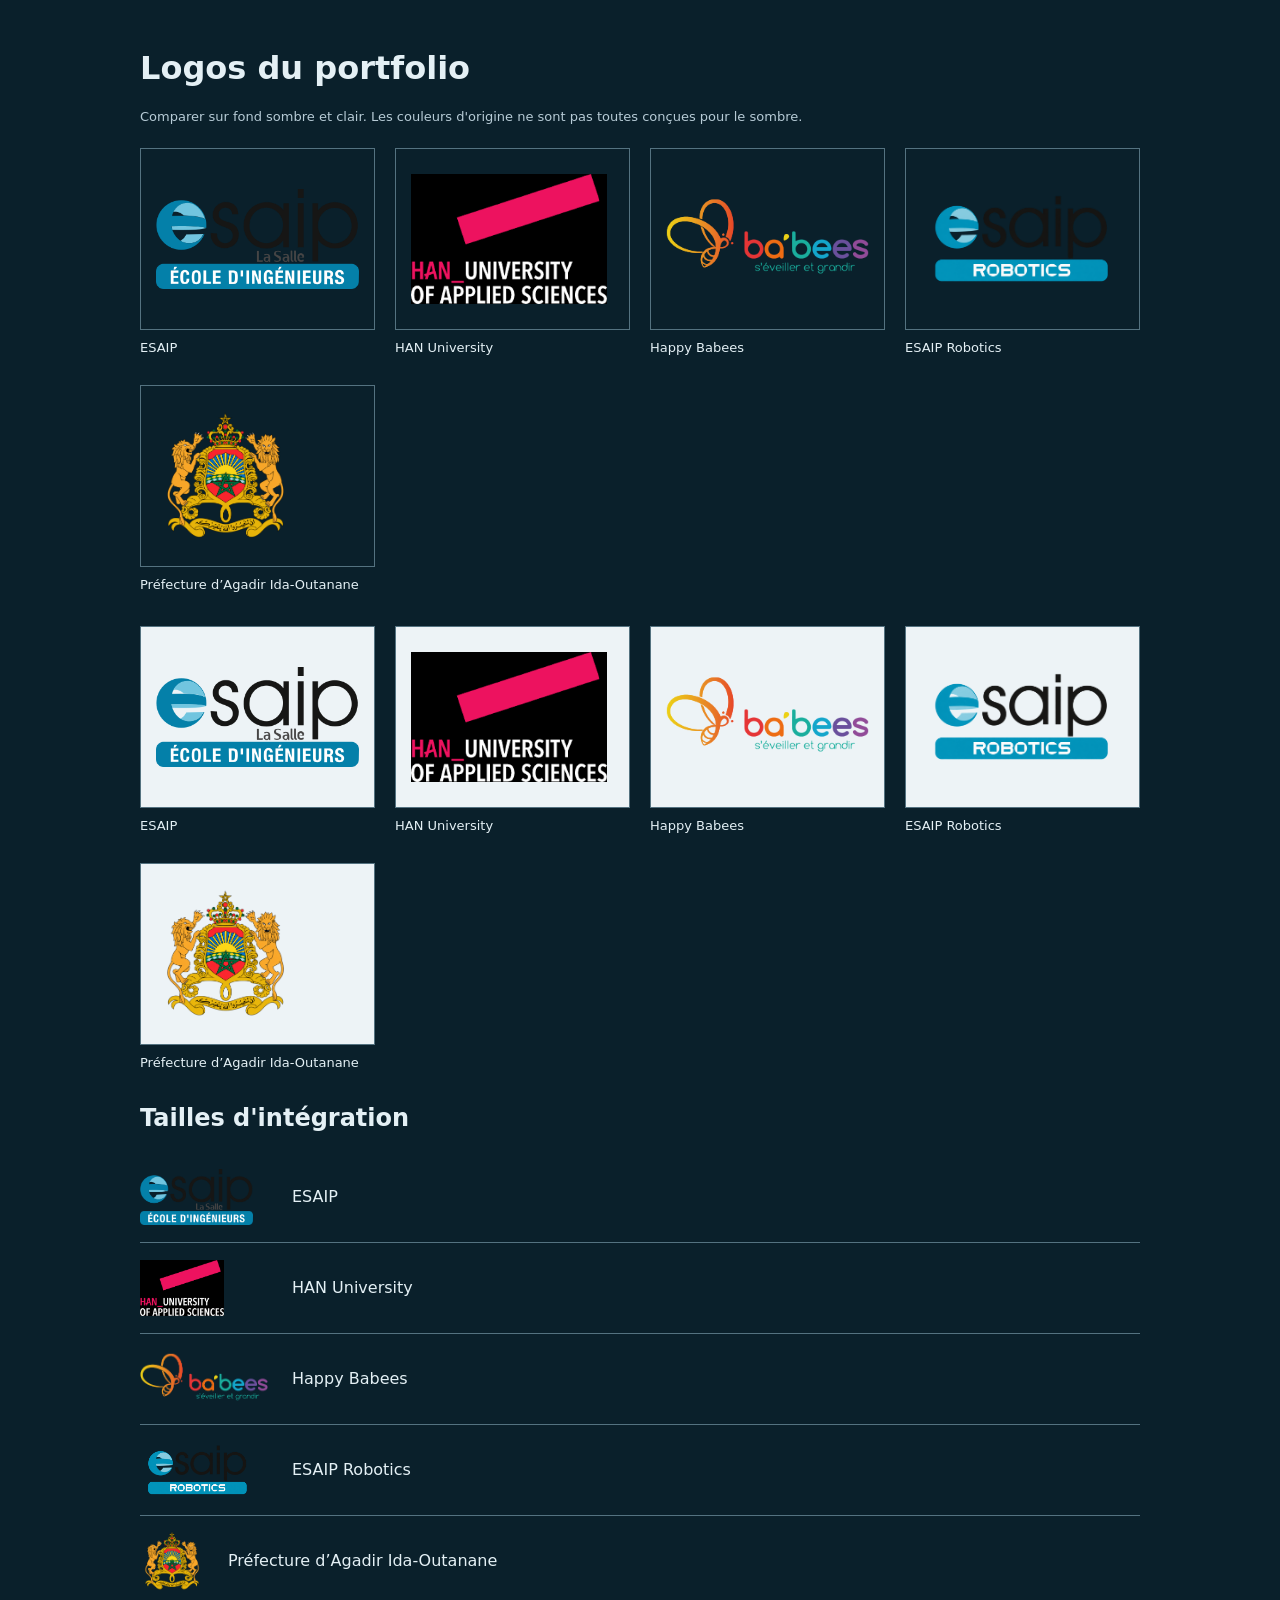
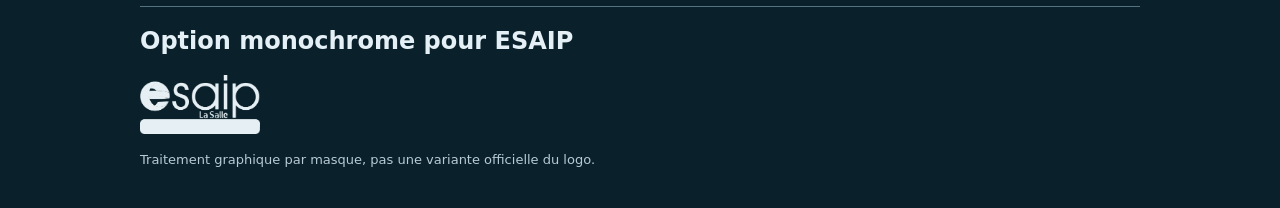
<file: docs/logos/apercu.html>
<!doctype html><html lang="fr"><meta charset="utf-8"><meta name="viewport" content="width=device-width,initial-scale=1"><title>Logos / aperçu d'intégration</title><link rel="stylesheet" href="logos.css"><style>body{margin:0;background:#0a202b;color:#e4f0f5;font:16px system-ui;padding:28px}main{max-width:1000px;margin:auto}section{display:grid;grid-template-columns:repeat(auto-fit,minmax(210px,1fr));gap:20px;margin:24px 0}figure{margin:0}figure>div{height:150px;display:flex;align-items:center;padding:15px;border:1px solid #547280}figure img{max-width:100%;max-height:130px;object-fit:contain}.light{background:#edf3f6}figcaption{padding:10px 0;font-size:13px}.row{display:flex;gap:24px;align-items:center;min-height:90px;border-bottom:1px solid #547280}.note{font-size:13px;color:#b7cbd6}</style><main><h1>Logos du portfolio</h1><p class="note">Comparer sur fond sombre et clair. Les couleurs d'origine ne sont pas toutes conçues pour le sombre.</p><section id="dark"></section><section id="light"></section><h2>Tailles d'intégration</h2><div id="rows"></div><h2>Option monochrome pour ESAIP</h2><span class="organization-logo--mono" role="img" aria-label="ESAIP, traitement monochrome" style="--logo-url:url('../../assets/img/logos/esaip.png')"></span><p class="note">Traitement graphique par masque, pas une variante officielle du logo.</p></main><script>const logos=[['esaip.png','ESAIP'],['han.png','HAN University'],['happy-babees.png','Happy Babees'],['esaip-robotics.png','ESAIP Robotics'],['wilaya-emblem.png','Préfecture d’Agadir Ida-Outanane']];for(const id of ['dark','light'])document.getElementById(id).innerHTML=logos.map(([f,n])=>`<figure><div class="${id==='light'?'light':''}"><img src="../../assets/img/logos/${f}" alt="${n}"></div><figcaption>${n}</figcaption></figure>`).join('');document.getElementById('rows').innerHTML=logos.map(([f,n])=>`<div class="row"><img class="organization-logo ${f==='wilaya-emblem.png'?'organization-logo--emblem':''}" src="../../assets/img/logos/${f}" alt=""><span>${n}</span></div>`).join('');</script></html>
</file>
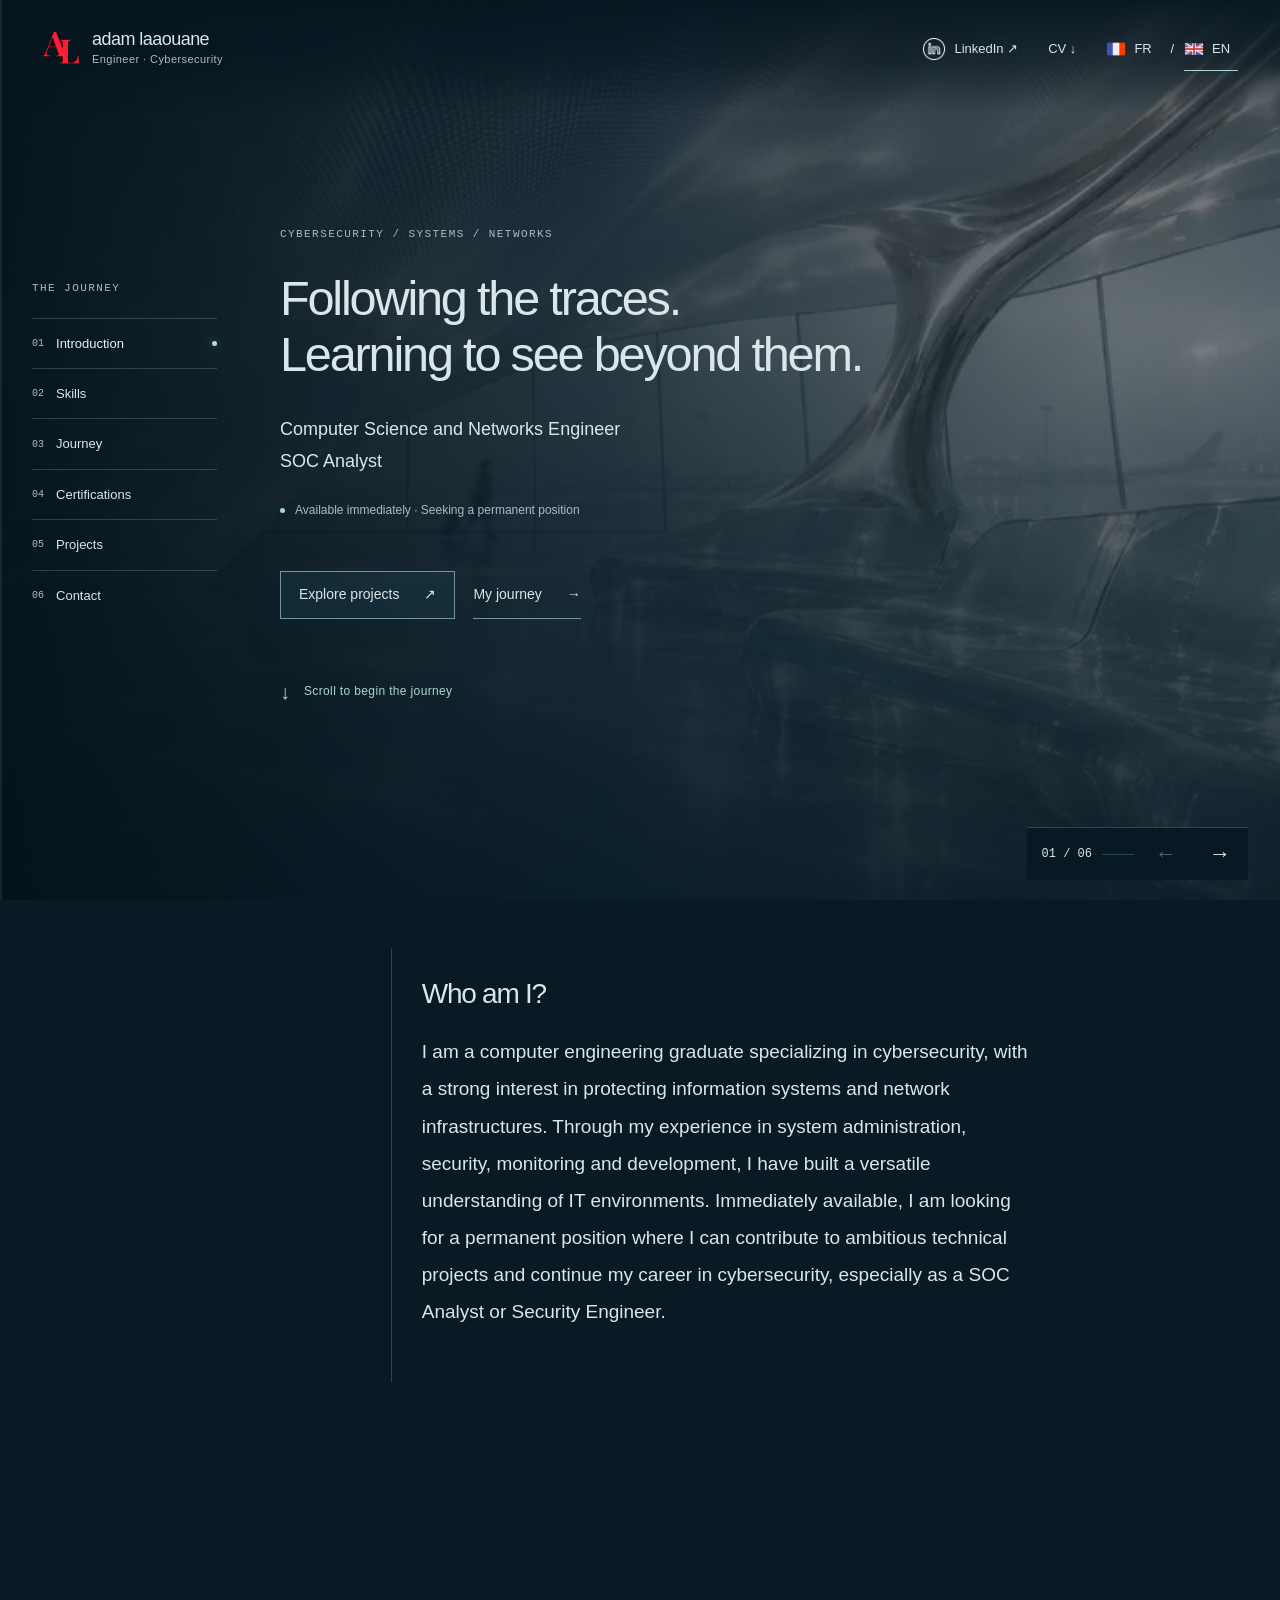
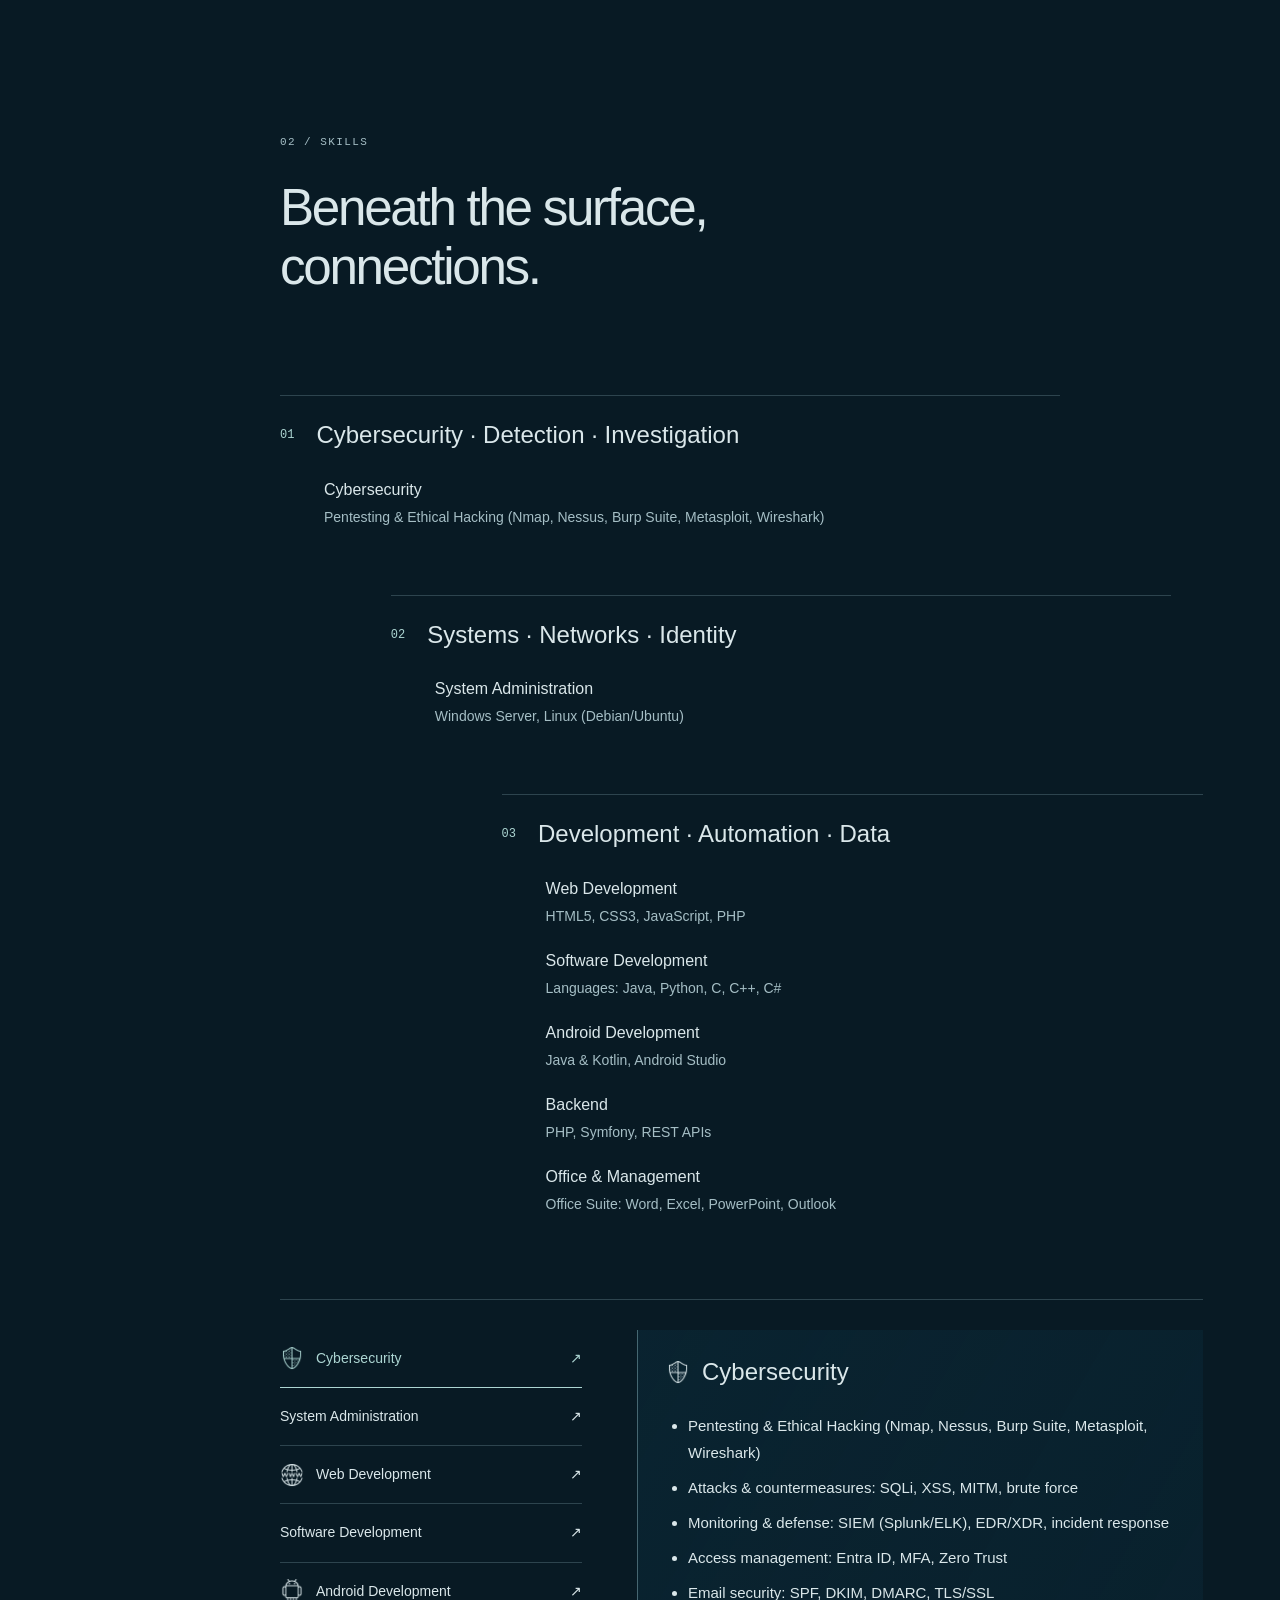
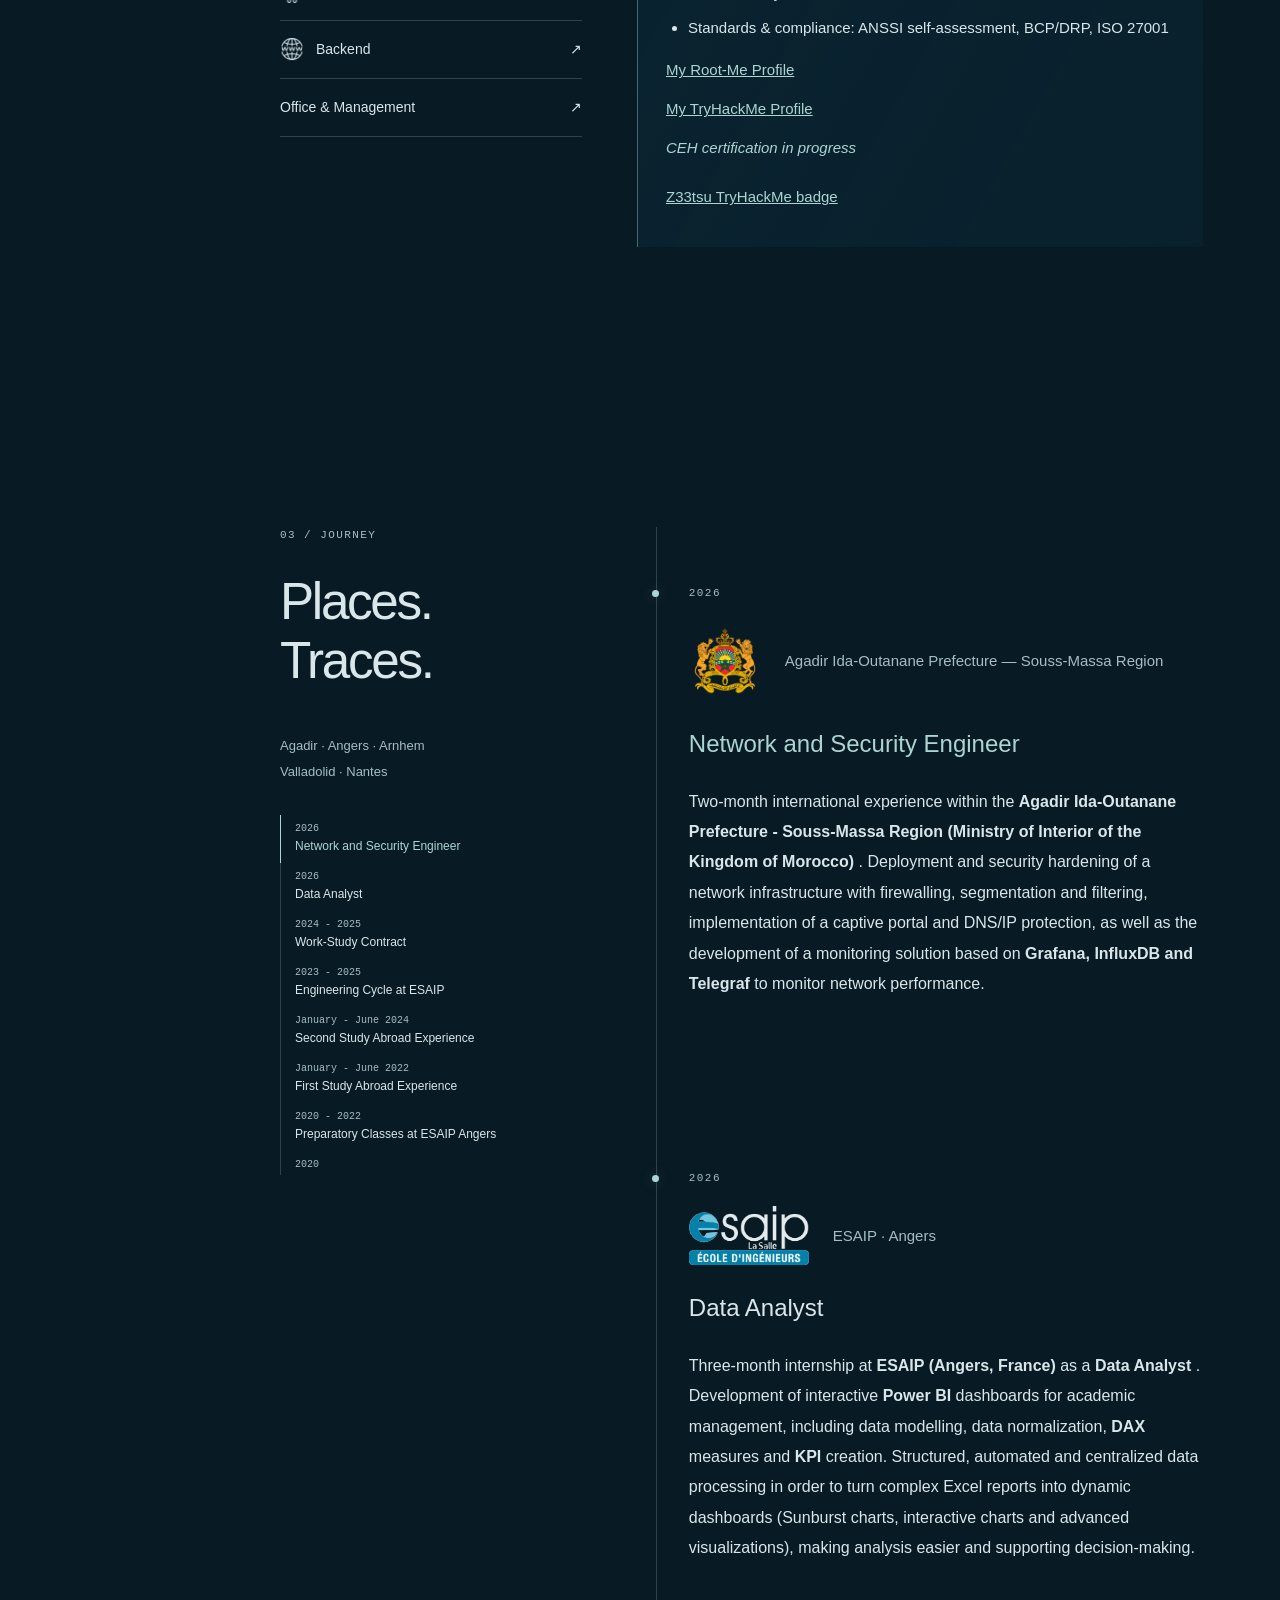
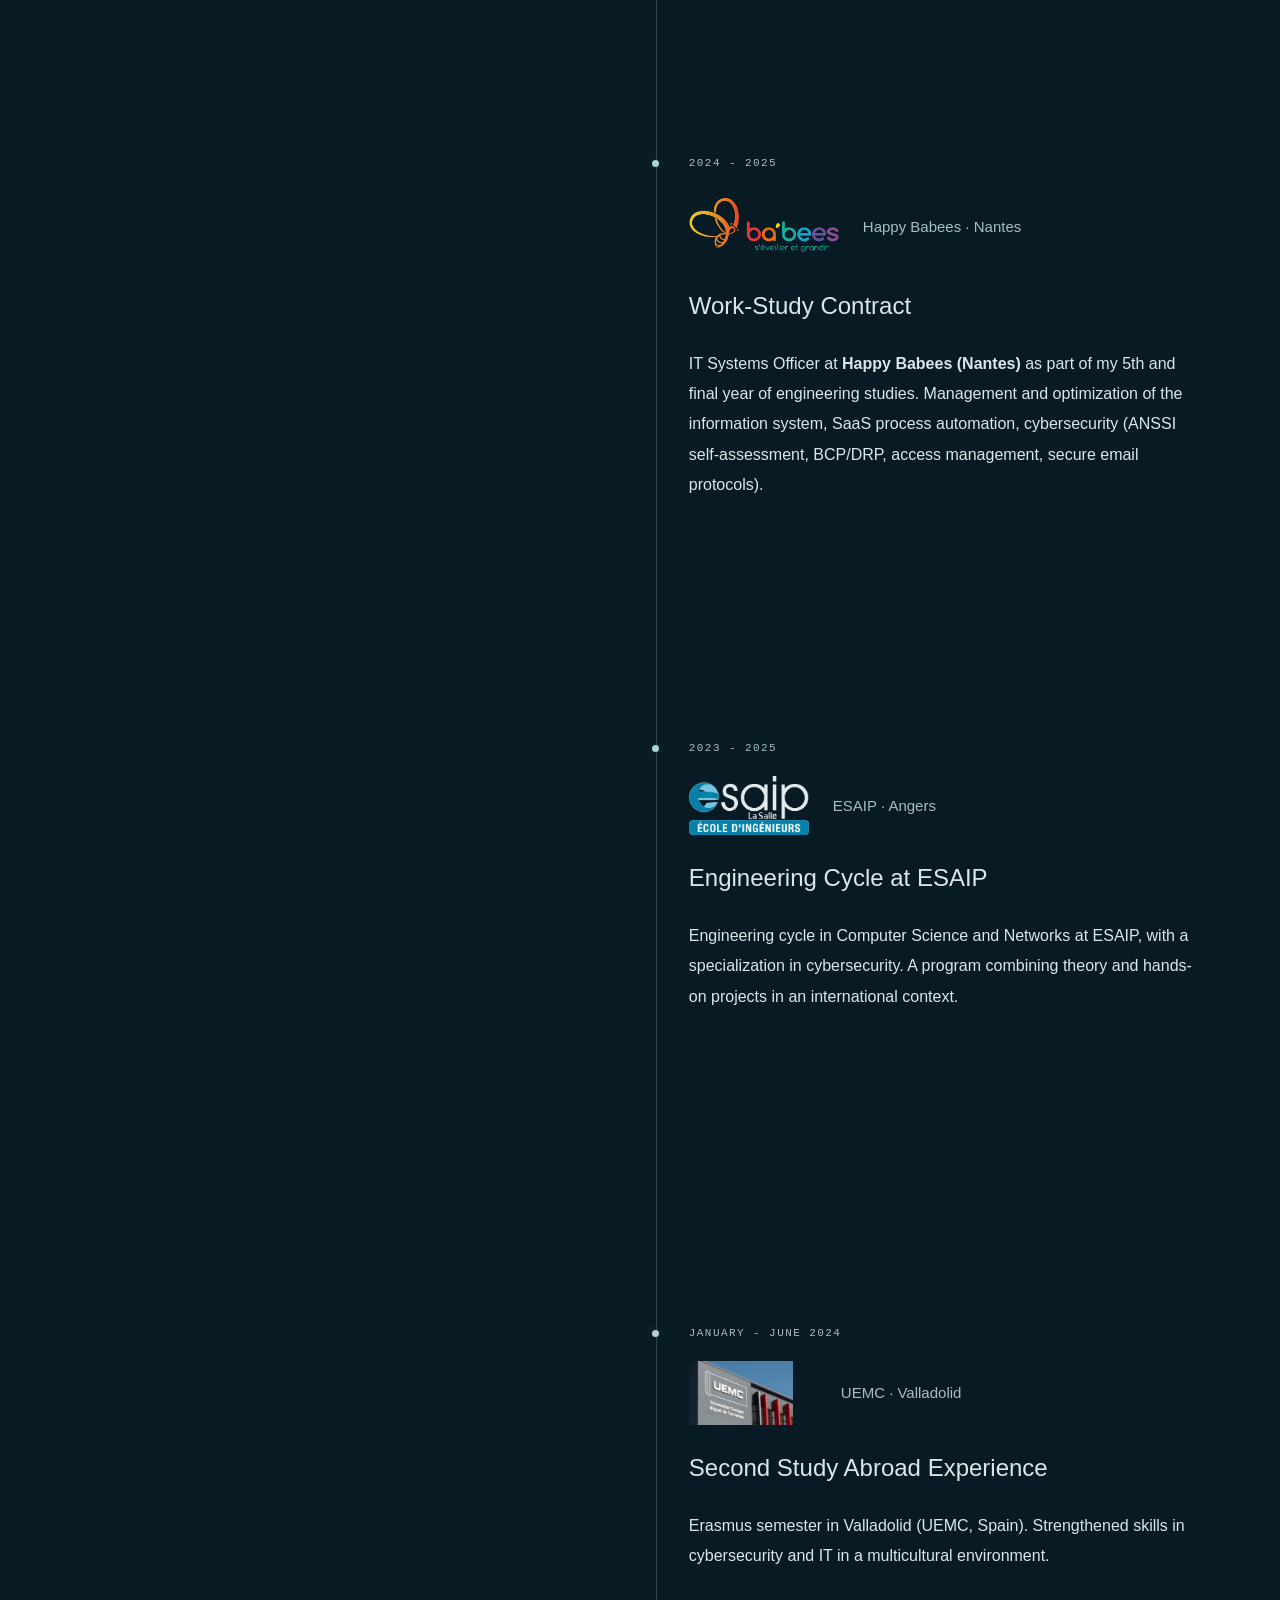
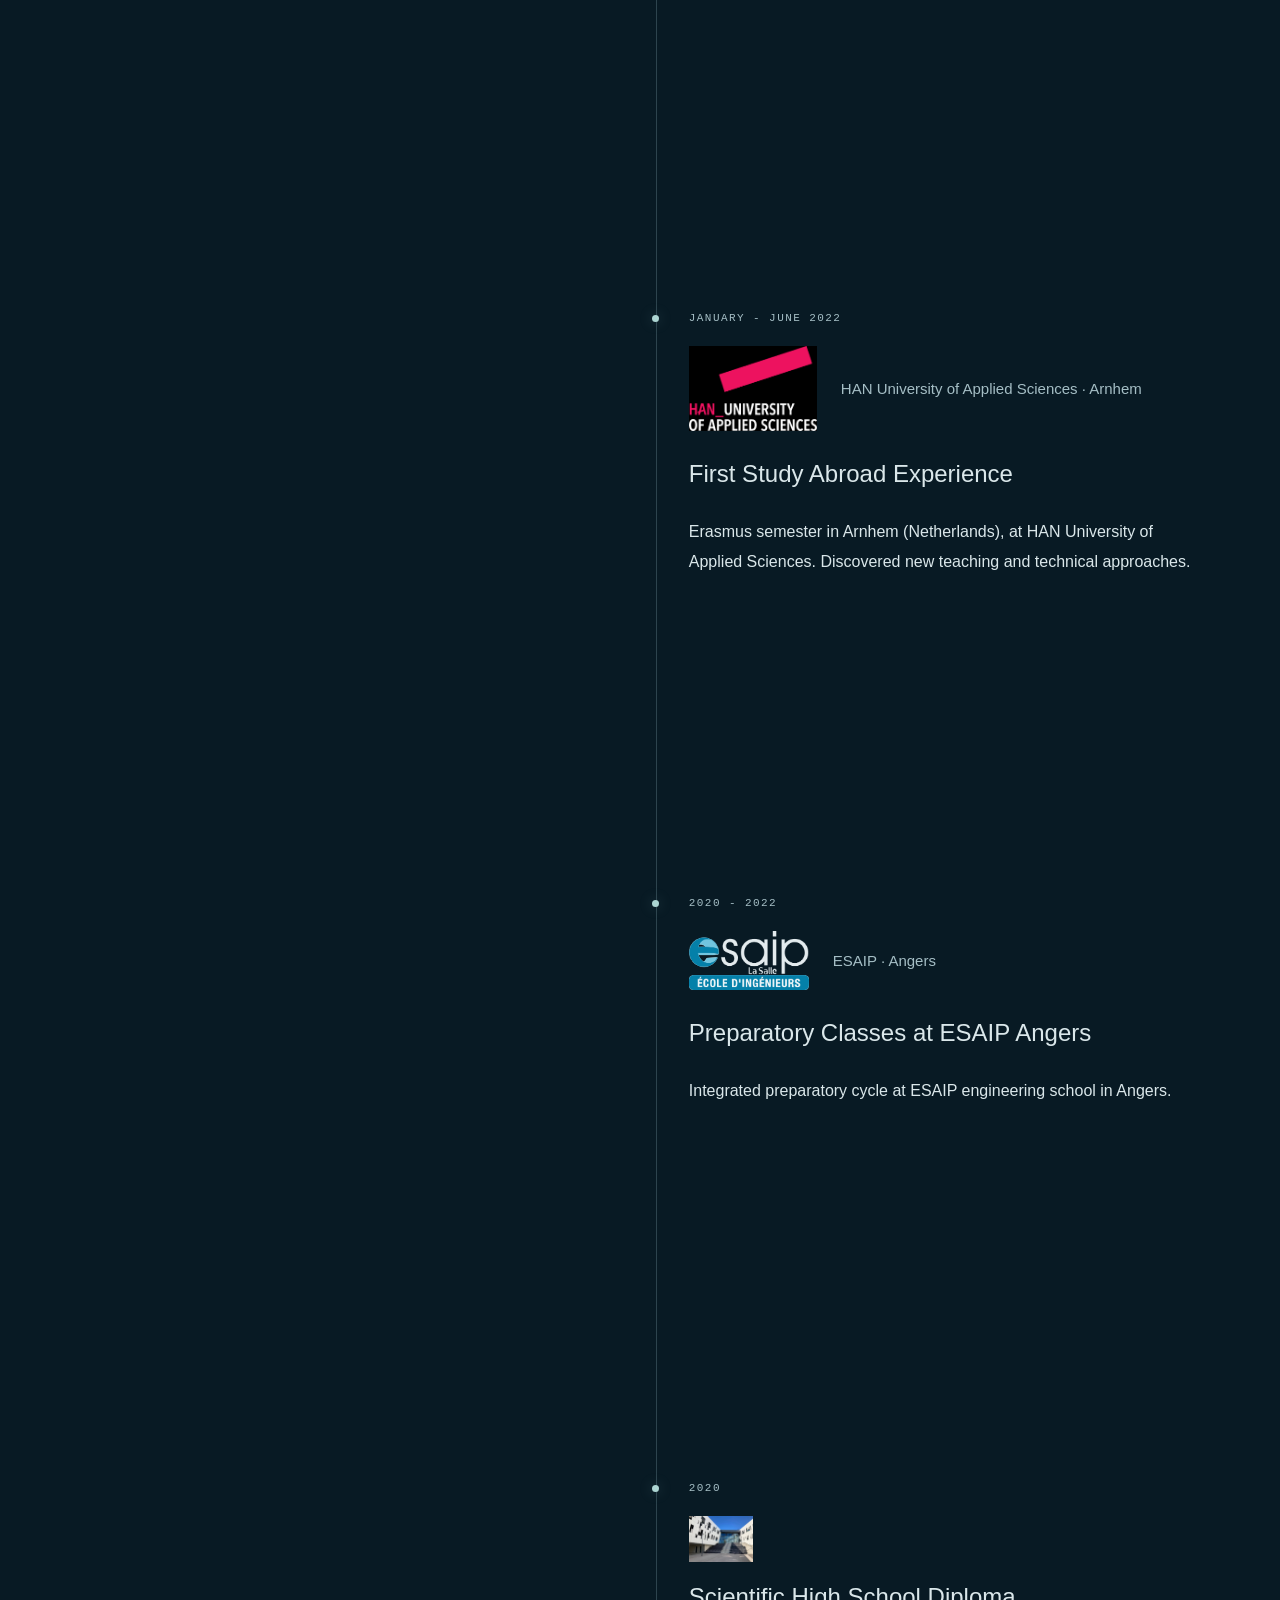
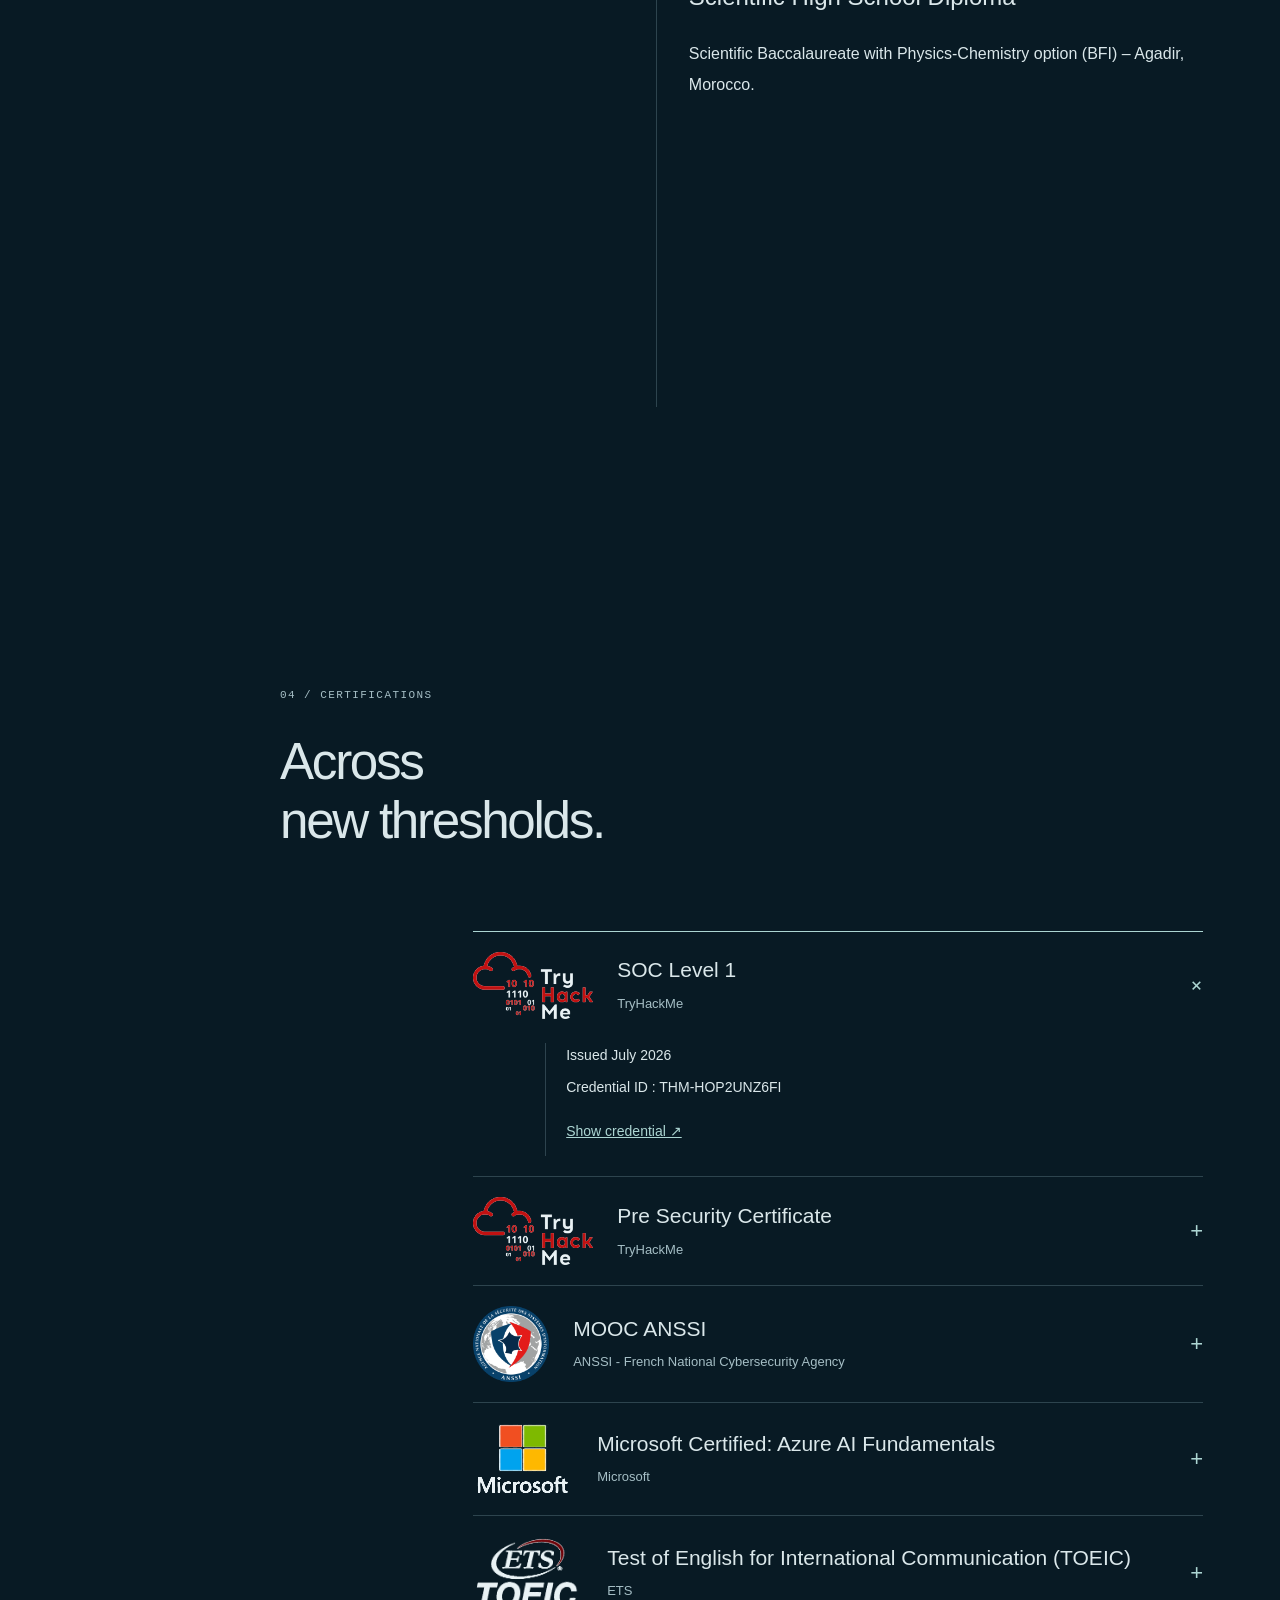
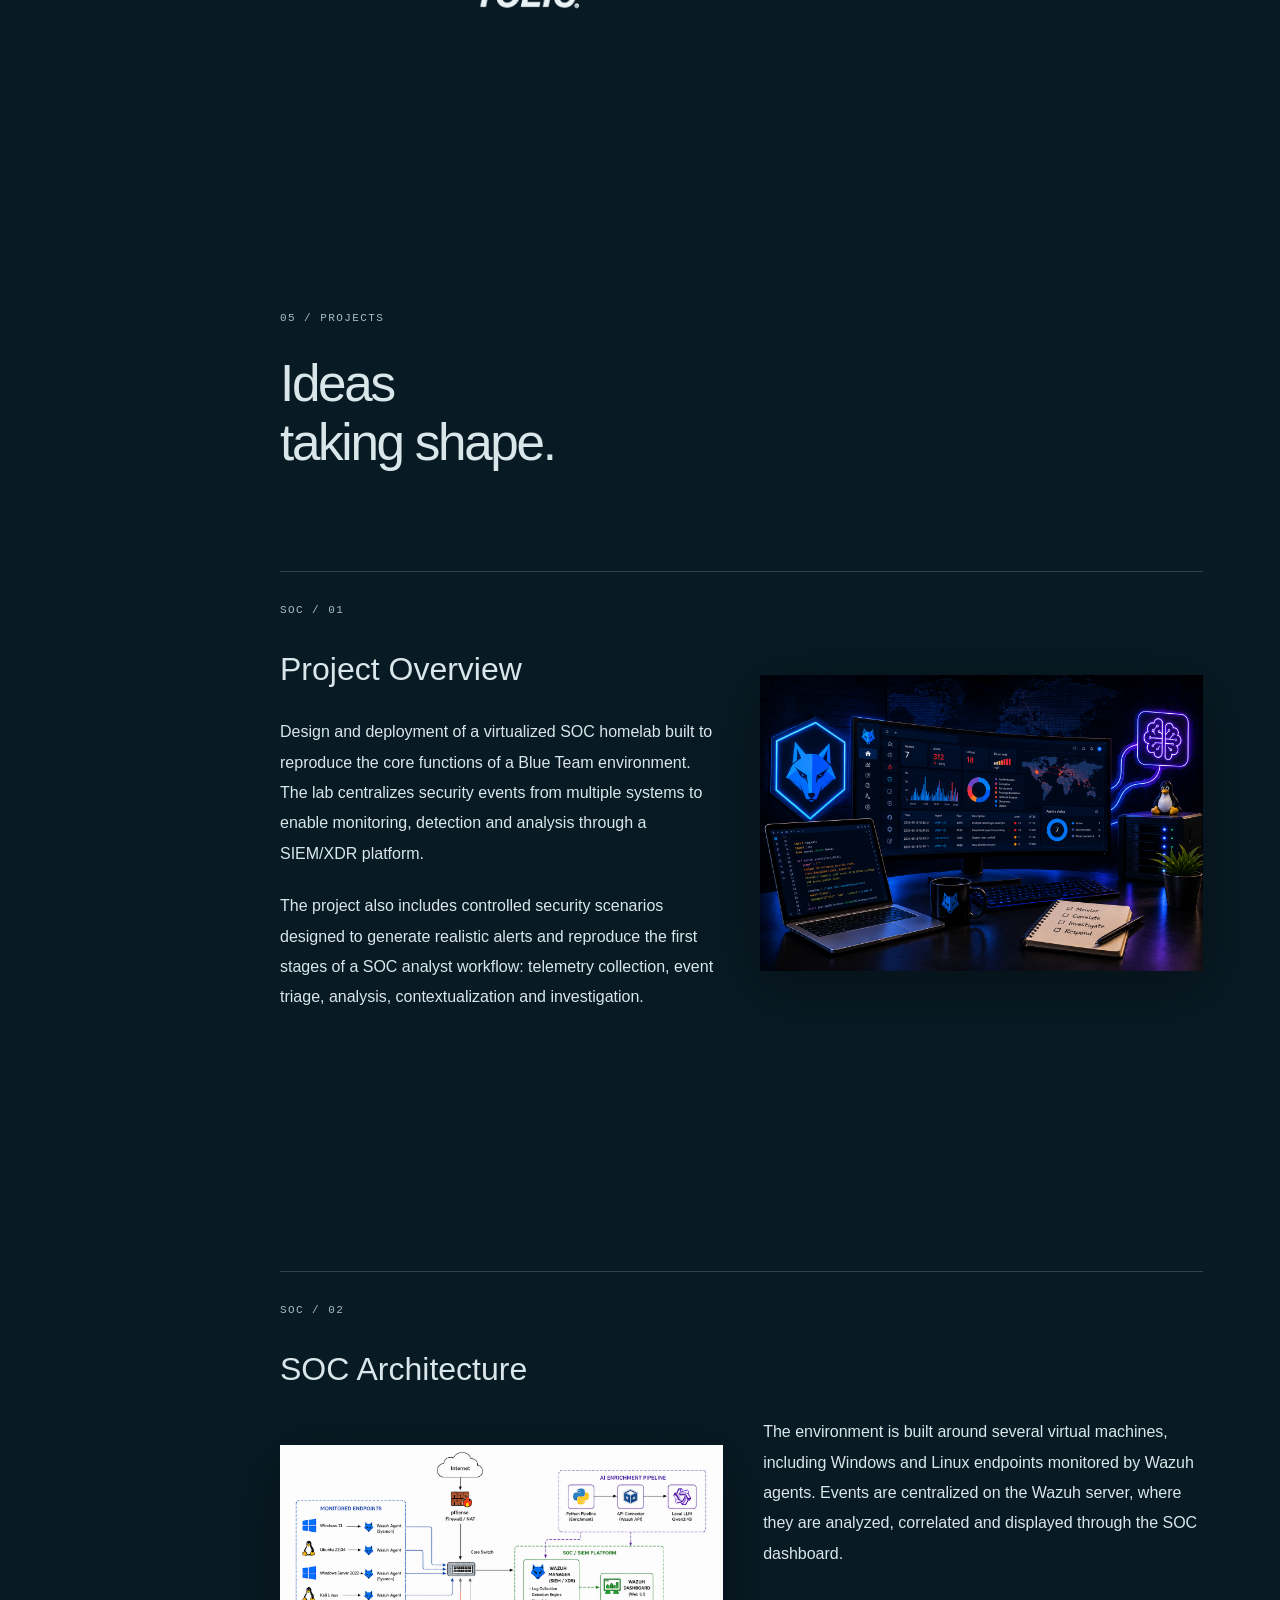
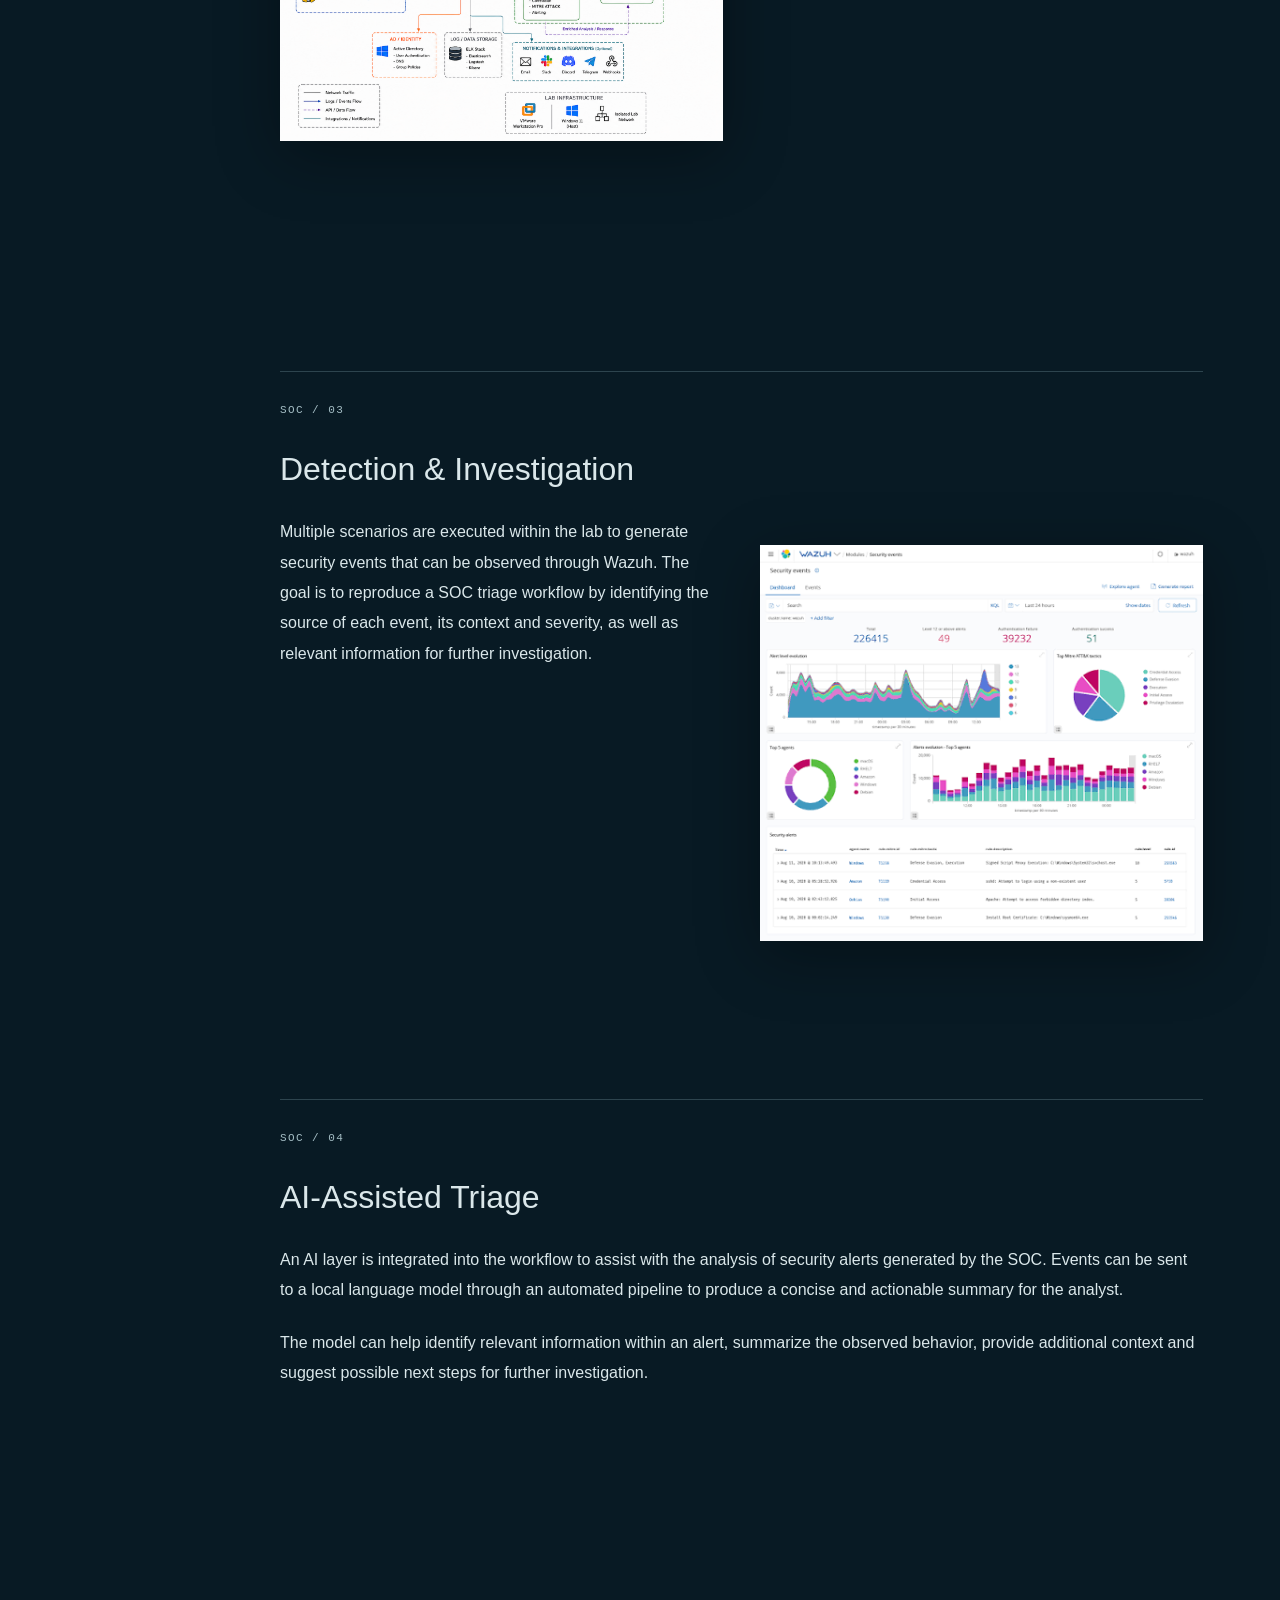
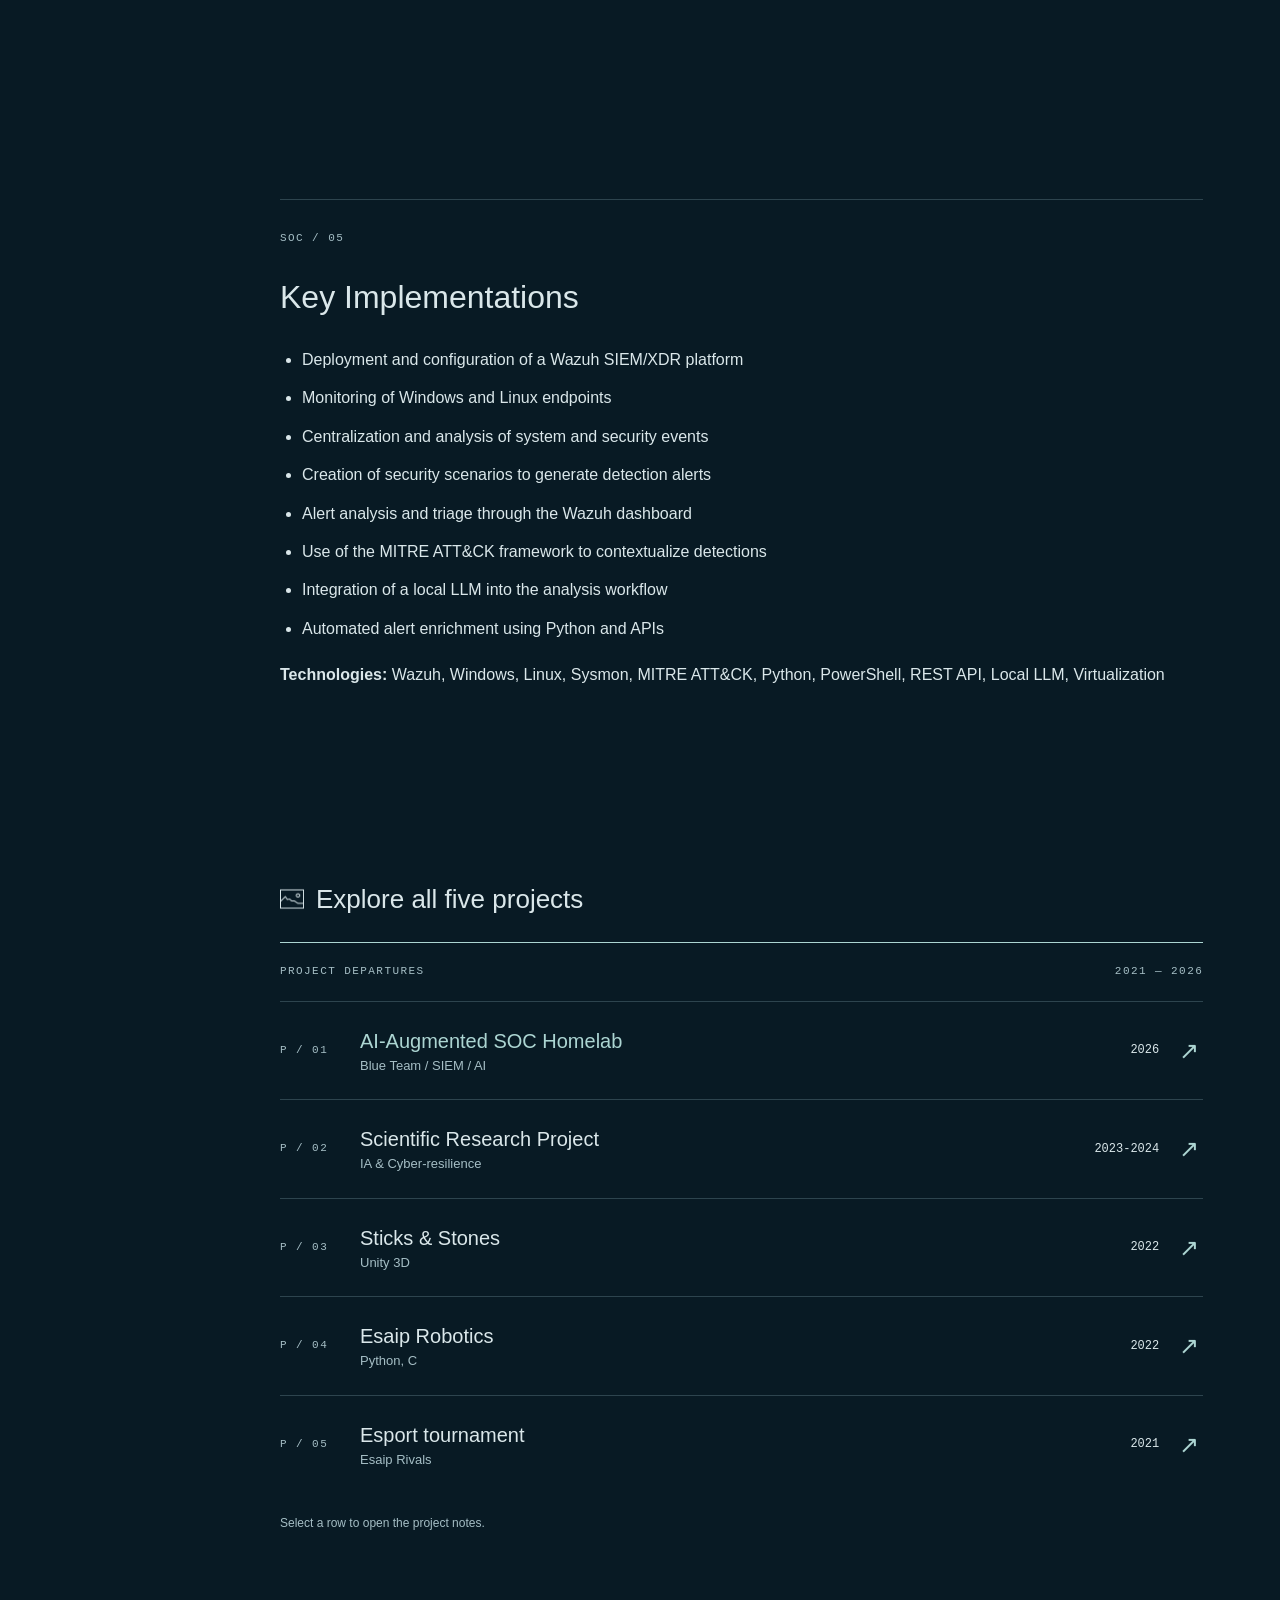
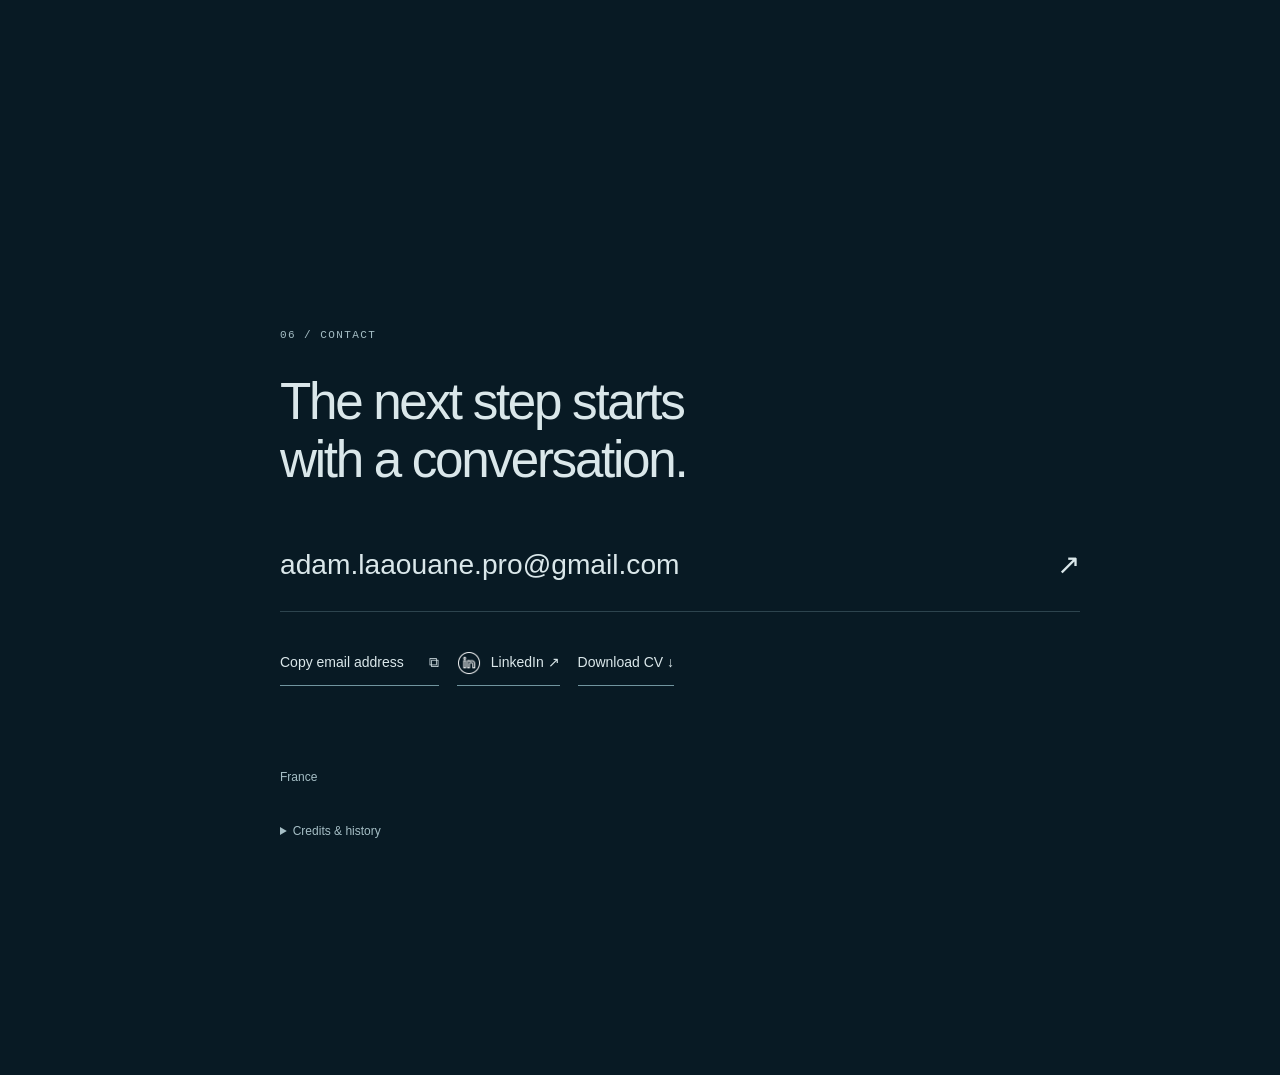
<file: docs/typography/en.html>
<!DOCTYPE html>
<html data-scene="home" lang="en">
 <head>
  <meta charset="utf-8"/>
  <script src="../../assets/js/type-preview.js">
  </script>
  <meta content="width=device-width, initial-scale=1" name="viewport"/>
  <meta content="Portfolio of Adam LAAOUANE, engineering student at ESAIP Angers in Computer Science and Networks, specializing in cybersecurity" name="description"/>
  <meta content="student, engineer, computer science, networks, cybersecurity, ESAIP, esaip, Adam, LAAOUANE" name="keywords"/>
  <meta content="Adam, laaouane,esaip, Computer Science, networks, ESAIP" name="news_keywords"/>
  <meta content="Portfolio ADAM LAAOUANE - Engineering student at ESAIP" name="description"/>
  <meta content="Adam LAAOUANE" name="author"/>
  <meta content="index, noimageindex" name="robots"/>
  <title>
   Adam Laaouane — Cybersecurity &amp; Networks
  </title>
  <link href="../../assets/img/logos-v2/adam-monogram.svg" rel="icon" type="image/svg+xml"/>
  <link href="../../assets/css/styles.css" rel="stylesheet"/>
  <link as="image" href="../../assets/scenes/Présentation-1672.webp" imagesizes="100vw" imagesrcset="../../assets/scenes/Présentation-800.webp 800w, ../../assets/scenes/Présentation-1672.webp 1000w" rel="preload"/>
  <script defer="" src="../../assets/js/app.js">
  </script>
  <link href="../../assets/css/logos.css" rel="stylesheet"/>
  <link href="../../assets/css/typography.css" rel="stylesheet"/>
  <link href="../../assets/css/logos-v2.css" rel="stylesheet"/>
  <link href="../../assets/css/icons.css" rel="stylesheet"/>
 </head>
 <body>
  <a class="skip-link" href="#home">
   Skip to content
  </a>
  <header class="masthead">
   <a class="signature" href="#home">
    <img alt="" class="personal-mark" decoding="async" height="730" src="../../assets/img/logos-v2/adam-monogram.svg" width="840"/>
    adam laaouane
    <span>
     Engineer · Cybersecurity
    </span>
   </a>
   <div class="header-links">
    <a class="header-linkedin icon-action" href="https://www.linkedin.com/in/adam-laa" rel="noopener noreferrer" target="_blank">
     <img alt="" class="portfolio-icon-img" decoding="async" height="50" src="../../assets/icons/linkedin-light.png" width="50"/>
     LinkedIn ↗
    </a>
    <a download="" href="../../assets/files/CV_Adam_Laaouane.pdf">
     CV ↓
    </a>
    <div aria-label="Language" class="languages">
     <a data-language="" href="index.html#home" hreflang="fr" lang="fr">
      <img alt="" class="language-flag" decoding="async" height="48" src="../../assets/icons/flag-fr.png" width="48"/>
      FR
     </a>
     <span>
      /
     </span>
     <a aria-current="true" data-language="" href="en.html#home" hreflang="en" lang="en">
      <img alt="" class="language-flag" decoding="async" height="48" src="../../assets/icons/flag-en.png" width="48"/>
      EN
     </a>
    </div>
   </div>
  </header>
  <nav aria-label="Sections" class="scene-nav">
   <span class="nav-caption">
    THE JOURNEY
   </span>
   <a data-scene-link="home" href="#home">
    <span>
     01
    </span>
    Introduction
    <i aria-hidden="true">
    </i>
   </a>
   <a data-scene-link="services" href="#services">
    <span>
     02
    </span>
    Skills
    <i aria-hidden="true">
    </i>
   </a>
   <a data-scene-link="parcours" href="#parcours">
    <span>
     03
    </span>
    Journey
    <i aria-hidden="true">
    </i>
   </a>
   <a data-scene-link="certifications" href="#certifications">
    <span>
     04
    </span>
    Certifications
    <i aria-hidden="true">
    </i>
   </a>
   <a data-scene-link="portfolio" href="#portfolio">
    <span>
     05
    </span>
    Projects
    <i aria-hidden="true">
    </i>
   </a>
   <a data-scene-link="contact" href="#contact">
    <span>
     06
    </span>
    Contact
    <i aria-hidden="true">
    </i>
   </a>
  </nav>
  <main>
   <section aria-label="Introduction" class="scene scene-home" id="home" tabindex="-1">
    <div aria-hidden="true" class="scene-background" data-chapter="home">
     <img alt="" class="scene-image" data-fallback="../../assets/img/backgrounds/Présentation.webp" fetchpriority="high" sizes="100vw" src="../../assets/scenes/Présentation-1672.webp" srcset="../../assets/scenes/Présentation-800.webp 800w, ../../assets/scenes/Présentation-1672.webp 1000w"/>
    </div>
    <div class="scene-scroll">
     <div class="scene-content">
      <div class="arrival">
       <p class="eyebrow">
        CYBERSECURITY / SYSTEMS / NETWORKS
       </p>
       <h1>
        <span class="headline-line">
         Following the traces.
        </span>
        <span class="headline-line headline-line--second">
         Learning to see beyond them.
        </span>
       </h1>
       <p class="home-role">
        Computer Science and Networks Engineer
        <br/>
        <strong>
         SOC Analyst
        </strong>
       </p>
       <p class="availability">
        <i>
        </i>
        Available immediately · Seeking a permanent position
       </p>
       <div class="actions">
        <a class="action primary" href="#portfolio">
         Explore projects
         <span>
          ↗
         </span>
        </a>
        <a class="action" href="#parcours">
         My journey
         <span>
          →
         </span>
        </a>
       </div>
       <a class="scroll-invitation" href="#intro-story">
        ↓
        <span>
         Scroll to begin the journey
        </span>
       </a>
      </div>
      <div class="intro-story reveal" id="intro-story">
       <h2>
        Who am I?
       </h2>
       <p>
        I am a computer engineering graduate specializing in cybersecurity, with a strong interest
                            in
                            protecting information systems and network infrastructures. Through my experience in system
                            administration, security, monitoring and development, I have built a versatile understanding
                            of IT environments. Immediately available, I am looking for a permanent position where I can
                            contribute to ambitious technical projects and continue my career in cybersecurity,
                            especially as a SOC Analyst or Security Engineer.
       </p>
      </div>
     </div>
    </div>
   </section>
   <section aria-label="Skills" class="scene scene-services" id="services" tabindex="-1">
    <div aria-hidden="true" class="scene-background" data-chapter="services">
     <img alt="" class="scene-image" data-fallback="../../assets/img/backgrounds/Compétences.png" data-src="../../assets/scenes/Compétences-1672.webp" data-srcset="../../assets/scenes/Compétences-800.webp 800w, ../../assets/scenes/Compétences-1672.webp 1672w" loading="lazy" sizes="100vw"/>
     <noscript>
      <img alt="" class="scene-image" loading="lazy" src="../../assets/img/backgrounds/Compétences.png"/>
     </noscript>
    </div>
    <div class="scene-scroll">
     <div class="scene-content">
      <div class="section-heading">
       <p class="eyebrow">
        02 / Skills
       </p>
       <h2>
        Beneath the surface,
        <br/>
        connections.
       </h2>
      </div>
      <div class="connections">
       <article class="connection reveal">
        <h3>
         <span>
          01
         </span>
         Cybersecurity · Detection · Investigation
        </h3>
        <ul>
         <li>
          <strong>
           Cybersecurity
          </strong>
          <span>
           Pentesting &amp; Ethical Hacking (Nmap, Nessus, Burp Suite, Metasploit, Wireshark)
          </span>
         </li>
        </ul>
       </article>
       <article class="connection reveal">
        <h3>
         <span>
          02
         </span>
         Systems · Networks · Identity
        </h3>
        <ul>
         <li>
          <strong>
           System Administration
          </strong>
          <span>
           Windows Server, Linux (Debian/Ubuntu)
          </span>
         </li>
        </ul>
       </article>
       <article class="connection reveal">
        <h3>
         <span>
          03
         </span>
         Development · Automation · Data
        </h3>
        <ul>
         <li>
          <strong>
           Web Development
          </strong>
          <span>
           HTML5, CSS3, JavaScript, PHP
          </span>
         </li>
         <li>
          <strong>
           Software Development
          </strong>
          <span>
           Languages: Java, Python, C, C++, C#
          </span>
         </li>
         <li>
          <strong>
           Android Development
          </strong>
          <span>
           Java &amp; Kotlin, Android Studio
          </span>
         </li>
         <li>
          <strong>
           Backend
          </strong>
          <span>
           PHP, Symfony, REST APIs
          </span>
         </li>
         <li>
          <strong>
           Office &amp; Management
          </strong>
          <span>
           Office Suite: Word, Excel, PowerPoint, Outlook
          </span>
         </li>
        </ul>
       </article>
      </div>
      <div class="explorer">
       <div aria-label="Skill domains" class="skill-index" role="group">
        <button aria-controls="skill-0" aria-pressed="false" type="button">
         <span class="skill-label">
          <span aria-hidden="true" class="portfolio-icon portfolio-icon--shield">
          </span>
          Cybersecurity
         </span>
         <span aria-hidden="true">
          ↗
         </span>
        </button>
        <button aria-controls="skill-1" aria-pressed="false" type="button">
         System Administration
         <span aria-hidden="true">
          ↗
         </span>
        </button>
        <button aria-controls="skill-2" aria-pressed="false" type="button">
         <span class="skill-label">
          <span aria-hidden="true" class="portfolio-icon portfolio-icon--web">
          </span>
          Web Development
         </span>
         <span aria-hidden="true">
          ↗
         </span>
        </button>
        <button aria-controls="skill-3" aria-pressed="false" type="button">
         Software Development
         <span aria-hidden="true">
          ↗
         </span>
        </button>
        <button aria-controls="skill-4" aria-pressed="false" type="button">
         <span class="skill-label">
          <span aria-hidden="true" class="portfolio-icon portfolio-icon--android">
          </span>
          Android Development
         </span>
         <span aria-hidden="true">
          ↗
         </span>
        </button>
        <button aria-controls="skill-5" aria-pressed="false" type="button">
         <span class="skill-label">
          <span aria-hidden="true" class="portfolio-icon portfolio-icon--web">
          </span>
          Backend
         </span>
         <span aria-hidden="true">
          ↗
         </span>
        </button>
        <button aria-controls="skill-6" aria-pressed="false" type="button">
         Office &amp; Management
         <span aria-hidden="true">
          ↗
         </span>
        </button>
       </div>
       <div class="skill-panels">
        <article class="skill-panel" id="skill-0">
         <h3>
          <span aria-hidden="true" class="portfolio-icon portfolio-icon--shield">
          </span>
          Cybersecurity
         </h3>
         <div class="skill-body">
          <div>
           <ul>
            <li>
             Pentesting &amp; Ethical Hacking (Nmap, Nessus, Burp Suite, Metasploit, Wireshark)
            </li>
            <li>
             Attacks &amp; countermeasures: SQLi, XSS, MITM, brute force
            </li>
            <li>
             Monitoring &amp; defense: SIEM (Splunk/ELK), EDR/XDR, incident response
            </li>
            <li>
             Access management: Entra ID, MFA, Zero Trust
            </li>
            <li>
             Email security: SPF, DKIM, DMARC, TLS/SSL
            </li>
            <li>
             Standards &amp; compliance: ANSSI self-assessment, BCP/DRP, ISO 27001
            </li>
           </ul>
           <a href="https://www.root-me.org/Zetsu-794769">
            My Root-Me Profile
           </a>
           <a href="https://tryhackme.com/p/Z33tsu">
            My TryHackMe Profile
           </a>
           <p>
            <em>
             CEH certification in progress
            </em>
           </p>
           <div>
            <a href="https://tryhackme.com/api/v2/badges/public-profile?userPublicId=1918814">
             Z33tsu TryHackMe badge
            </a>
           </div>
          </div>
         </div>
        </article>
        <article class="skill-panel" id="skill-1">
         <h3>
          System Administration
         </h3>
         <div class="skill-body">
          <div>
           <ul>
            <li>
             Windows Server, Linux (Debian/Ubuntu)
            </li>
            <li>
             Active Directory, GPO, accounts &amp; access
            </li>
            <li>
             Monitoring, backups, continuity (BCP)
            </li>
           </ul>
          </div>
         </div>
        </article>
        <article class="skill-panel" id="skill-2">
         <h3>
          <span aria-hidden="true" class="portfolio-icon portfolio-icon--web">
          </span>
          Web Development
         </h3>
         <div class="skill-body">
          <div>
           <ul>
            <li>
             HTML5, CSS3, JavaScript, PHP
            </li>
            <li>
             Frameworks: Bootstrap, React, Symfony
            </li>
            <li>
             Robust &amp; scalable apps, best practices
            </li>
           </ul>
          </div>
         </div>
        </article>
        <article class="skill-panel" id="skill-3">
         <h3>
          Software Development
         </h3>
         <div class="skill-body">
          <div>
           <ul>
            <li>
             Languages: Java, Python, C, C++, C#
            </li>
            <li>
             Unity 3D, Git/GitHub, design patterns &amp; testing
            </li>
           </ul>
          </div>
         </div>
        </article>
        <article class="skill-panel" id="skill-4">
         <h3>
          <span aria-hidden="true" class="portfolio-icon portfolio-icon--android">
          </span>
          Android Development
         </h3>
         <div class="skill-body">
          <div>
           <ul>
            <li>
             Java &amp; Kotlin, Android Studio
            </li>
            <li>
             UI XML, navigation, network/DB management
            </li>
           </ul>
          </div>
         </div>
        </article>
        <article class="skill-panel" id="skill-5">
         <h3>
          <span aria-hidden="true" class="portfolio-icon portfolio-icon--web">
          </span>
          Backend
         </h3>
         <div class="skill-body">
          <div>
           <ul>
            <li>
             PHP, Symfony, REST APIs
            </li>
            <li>
             Application Security: OWASP basics
            </li>
           </ul>
          </div>
         </div>
        </article>
        <article class="skill-panel" id="skill-6">
         <h3>
          Office &amp; Management
         </h3>
         <div class="skill-body">
          <div>
           <ul>
            <li>
             Office Suite: Word, Excel, PowerPoint, Outlook
            </li>
            <li>
             Project &amp; collaboration: MS Project, Trello, Notion
            </li>
            <li>
             Version control: Git/GitHub
            </li>
           </ul>
          </div>
         </div>
        </article>
       </div>
      </div>
     </div>
    </div>
   </section>
   <section aria-label="Journey" class="scene scene-parcours" id="parcours" tabindex="-1">
    <div aria-hidden="true" class="scene-background" data-chapter="parcours">
     <img alt="" class="scene-image" data-fallback="../../assets/img/backgrounds/parcours.png" data-src="../../assets/scenes/parcours-1672.webp" data-srcset="../../assets/scenes/parcours-800.webp 800w, ../../assets/scenes/parcours-1672.webp 1672w" loading="lazy" sizes="100vw"/>
     <noscript>
      <img alt="" class="scene-image" loading="lazy" src="../../assets/img/backgrounds/parcours.png"/>
     </noscript>
    </div>
    <div class="scene-scroll">
     <div class="scene-content">
      <div class="section-heading">
       <p class="eyebrow">
        03 / Journey
       </p>
       <h2>
        Places.
        <br/>
        Traces.
       </h2>
       <p class="route">
        Agadir · Angers · Arnhem
        <br/>
        Valladolid · Nantes
       </p>
       <nav aria-label="Journey stops" class="route-index">
        <a href="#stop-0">
         <span>
          2026
         </span>
         Network and Security Engineer
        </a>
        <a href="#stop-1">
         <span>
          2026
         </span>
         Data Analyst
        </a>
        <a href="#stop-2">
         <span>
          2024 - 2025
         </span>
         Work-Study Contract
        </a>
        <a href="#stop-3">
         <span>
          2023 - 2025
         </span>
         Engineering Cycle at ESAIP
        </a>
        <a href="#stop-4">
         <span>
          January - June 2024
         </span>
         Second Study Abroad Experience
        </a>
        <a href="#stop-5">
         <span>
          January - June 2022
         </span>
         First Study Abroad Experience
        </a>
        <a href="#stop-6">
         <span>
          2020 - 2022
         </span>
         Preparatory Classes at ESAIP Angers
        </a>
        <a href="#stop-7">
         <span>
          2020
         </span>
         Scientific High School Diploma
        </a>
       </nav>
      </div>
      <div class="journey-list">
       <article class="journey-stop reveal" id="stop-0">
        <header>
         <span class="stop-date">
          2026
         </span>
         <div class="organization">
          <img alt="" class="organization-logo organization-logo--emblem" decoding="async" height="1214" loading="lazy" src="../../assets/img/logos/wilaya-emblem.png" width="1295"/>
          <p class="organization-name">
           Agadir Ida-Outanane Prefecture — Souss-Massa Region
          </p>
         </div>
         <h3>
          Network and Security Engineer
         </h3>
        </header>
        <div class="stop-body">
         <div>
          <p>
           Two-month international experience within the
           <strong>
            Agadir Ida-Outanane Prefecture - Souss-Massa Region
                                    (Ministry of Interior of the Kingdom of Morocco)
           </strong>
           .
                                Deployment and security hardening of a network infrastructure with
                                firewalling, segmentation and filtering, implementation of
                                a captive portal and DNS/IP protection, as well as the development of a
                                monitoring solution based on
           <strong>
            Grafana, InfluxDB and
                                    Telegraf
           </strong>
           to monitor network performance.
          </p>
         </div>
        </div>
       </article>
       <article class="journey-stop reveal" id="stop-1">
        <header>
         <span class="stop-date">
          2026
         </span>
         <div class="organization">
          <img alt="" class="org-logo" decoding="async" height="165" loading="lazy" src="../../assets/img/logos-v2/esaip-dark.svg" width="334"/>
          <p class="organization-name">
           ESAIP · Angers
          </p>
         </div>
         <h3>
          Data Analyst
         </h3>
        </header>
        <div class="stop-body">
         <div>
          <p>
           Three-month internship at
           <strong>
            ESAIP (Angers, France)
           </strong>
           as a
           <strong>
            Data Analyst
           </strong>
           . Development of interactive
           <strong>
            Power BI
           </strong>
           dashboards for academic management, including data modelling,
                                data normalization,
           <strong>
            DAX
           </strong>
           measures and
           <strong>
            KPI
           </strong>
           creation.
                                Structured, automated and centralized data processing in order to turn complex Excel
                                reports into dynamic dashboards (Sunburst charts, interactive charts and advanced
                                visualizations), making analysis easier and supporting decision-making.
          </p>
         </div>
        </div>
       </article>
       <article class="journey-stop reveal" id="stop-2">
        <header>
         <span class="stop-date">
          2024 - 2025
         </span>
         <div class="organization">
          <img alt="" class="organization-logo organization-logo--slogan" decoding="async" height="120" loading="lazy" src="../../assets/img/logos/happy-babees.png" width="279"/>
          <p class="organization-name">
           Happy Babees · Nantes
          </p>
         </div>
         <h3>
          Work-Study Contract
         </h3>
        </header>
        <div class="stop-body">
         <div>
          <p>
           IT Systems Officer at
           <strong>
            Happy Babees (Nantes)
           </strong>
           as part of my 5th and final
                                year of engineering studies.
                                Management and optimization of the information system, SaaS process automation,
                                cybersecurity (ANSSI self-assessment, BCP/DRP, access management, secure email
                                protocols).
          </p>
         </div>
        </div>
       </article>
       <article class="journey-stop reveal" id="stop-3">
        <header>
         <span class="stop-date">
          2023 - 2025
         </span>
         <div class="organization">
          <img alt="" class="org-logo" decoding="async" height="165" loading="lazy" src="../../assets/img/logos-v2/esaip-dark.svg" width="334"/>
          <p class="organization-name">
           ESAIP · Angers
          </p>
         </div>
         <h3>
          Engineering Cycle at ESAIP
         </h3>
        </header>
        <div class="stop-body">
         <div>
          <p>
           Engineering cycle in Computer Science and Networks at ESAIP, with a specialization
                                in cybersecurity. A program combining theory and hands-on projects in an international
                                context.
          </p>
         </div>
        </div>
       </article>
       <article class="journey-stop reveal" id="stop-4">
        <header>
         <span class="stop-date">
          January - June 2024
         </span>
         <div class="organization">
          <img alt="" class="organization-logo" decoding="async" height="155" loading="lazy" src="../../assets/img/logos/uemc.jpg" width="252"/>
          <p class="organization-name">
           UEMC · Valladolid
          </p>
         </div>
         <h3>
          Second Study Abroad Experience
         </h3>
        </header>
        <div class="stop-body">
         <div>
          <p>
           Erasmus semester in Valladolid (UEMC, Spain).
                                Strengthened skills in cybersecurity and IT in a multicultural environment.
          </p>
         </div>
        </div>
       </article>
       <article class="journey-stop reveal" id="stop-5">
        <header>
         <span class="stop-date">
          January - June 2022
         </span>
         <div class="organization">
          <img alt="" class="organization-logo organization-logo--han" decoding="async" height="183" loading="lazy" src="../../assets/img/logos/han.png" width="276"/>
          <p class="organization-name">
           HAN University of Applied Sciences · Arnhem
          </p>
         </div>
         <h3>
          First Study Abroad Experience
         </h3>
        </header>
        <div class="stop-body">
         <div>
          <p>
           Erasmus semester in Arnhem (Netherlands), at HAN University of Applied Sciences.
                                Discovered new teaching and technical approaches.
          </p>
         </div>
        </div>
       </article>
       <article class="journey-stop reveal" id="stop-6">
        <header>
         <span class="stop-date">
          2020 - 2022
         </span>
         <div class="organization">
          <img alt="" class="org-logo" decoding="async" height="165" loading="lazy" src="../../assets/img/logos-v2/esaip-dark.svg" width="334"/>
          <p class="organization-name">
           ESAIP · Angers
          </p>
         </div>
         <h3>
          Preparatory Classes at ESAIP Angers
         </h3>
        </header>
        <div class="stop-body">
         <div>
          <p>
           Integrated preparatory cycle at ESAIP engineering school in Angers.
          </p>
         </div>
        </div>
       </article>
       <article class="journey-stop reveal" id="stop-7">
        <header>
         <span class="stop-date">
          2020
         </span>
         <img alt="maroc-image" decoding="async" height="740" loading="lazy" src="../../assets/img/logos/maroc.png" width="1040"/>
         <h3>
          Scientific High School Diploma
         </h3>
        </header>
        <div class="stop-body">
         <div>
          <p>
           Scientific Baccalaureate with Physics-Chemistry option (BFI) – Agadir, Morocco.
          </p>
         </div>
        </div>
       </article>
      </div>
     </div>
    </div>
   </section>
   <section aria-label="Certifications" class="scene scene-certifications" id="certifications" tabindex="-1">
    <div aria-hidden="true" class="scene-background" data-chapter="certifications">
     <img alt="" class="scene-image" data-fallback="../../assets/img/backgrounds/Certifications.png" data-src="../../assets/scenes/Certifications-1672.webp" data-srcset="../../assets/scenes/Certifications-800.webp 800w, ../../assets/scenes/Certifications-1672.webp 1672w" loading="lazy" sizes="100vw"/>
     <noscript>
      <img alt="" class="scene-image" loading="lazy" src="../../assets/img/backgrounds/Certifications.png"/>
     </noscript>
    </div>
    <div class="scene-scroll">
     <div class="scene-content">
      <div class="section-heading">
       <p class="eyebrow">
        04 / Certifications
       </p>
       <h2>
        Across
        <br/>
        new thresholds.
       </h2>
      </div>
      <div class="credentials">
       <details class="credential" open="">
        <summary>
         <img alt="" class="org-logo" decoding="async" height="461" loading="lazy" src="../../assets/img/logos-v2/tryhackme-dark.svg" width="824"/>
         <span class="credential-name">
          <h3>
           SOC Level 1
          </h3>
          <p>
           TryHackMe
          </p>
         </span>
         <span aria-hidden="true" class="expand">
          +
         </span>
        </summary>
        <div class="credential-detail">
         <p>
          Issued July 2026
         </p>
         <p>
          Credential ID : THM-HOP2UNZ6FI
         </p>
         <a href="https://tryhackme-certificates.s3-eu-west-1.amazonaws.com/THM-HOP2UNZ6FI.pdf" rel="noopener noreferrer" target="_blank">
          Show credential ↗
         </a>
        </div>
       </details>
       <details class="credential">
        <summary>
         <img alt="" class="org-logo" decoding="async" height="461" loading="lazy" src="../../assets/img/logos-v2/tryhackme-dark.svg" width="824"/>
         <span class="credential-name">
          <h3>
           Pre Security Certificate
          </h3>
          <p>
           TryHackMe
          </p>
         </span>
         <span aria-hidden="true" class="expand">
          +
         </span>
        </summary>
        <div class="credential-detail">
         <p>
          Issued february 2026
         </p>
         <p>
          Credential ID : THM-9AQQVFHQ4K
         </p>
         <a href="https://tryhackme-certificates.s3-eu-west-1.amazonaws.com/THM-9AQQVFHQ4K.pdf" rel="noopener noreferrer" target="_blank">
          Show credential ↗
         </a>
        </div>
       </details>
       <details class="credential">
        <summary>
         <img alt="" class="org-logo anssi-logo" decoding="async" height="1000" loading="lazy" src="../../assets/logos/anssi.png" width="1000"/>
         <span class="credential-name">
          <h3>
           MOOC ANSSI
          </h3>
          <p>
           ANSSI - French National Cybersecurity Agency
          </p>
         </span>
         <span aria-hidden="true" class="expand">
          +
         </span>
        </summary>
        <div class="credential-detail">
        </div>
       </details>
       <details class="credential">
        <summary>
         <img alt="" class="org-logo org-logo--vertical" decoding="async" height="305" loading="lazy" src="../../assets/img/logos-v2/microsoft-dark.svg" width="420"/>
         <span class="credential-name">
          <h3>
           Microsoft Certified: Azure AI Fundamentals
          </h3>
          <p>
           Microsoft
          </p>
         </span>
         <span aria-hidden="true" class="expand">
          +
         </span>
        </summary>
        <div class="credential-detail">
         <p>
          Issued October 2023
         </p>
        </div>
       </details>
       <details class="credential">
        <summary>
         <img alt="" class="org-logo org-logo--toeic" decoding="async" height="340" loading="lazy" src="../../assets/img/logos-v2/toeic-dark.svg" width="510"/>
         <span class="credential-name">
          <h3>
           Test of English for International Communication (TOEIC)
          </h3>
          <p>
           ETS
          </p>
         </span>
         <span aria-hidden="true" class="expand">
          +
         </span>
        </summary>
        <div class="credential-detail">
         <p>
          Issued september 2023
         </p>
         <p>
          <strong>
           CEFR Level C1
          </strong>
         </p>
        </div>
       </details>
      </div>
     </div>
    </div>
   </section>
   <section aria-label="Projects" class="scene scene-portfolio" id="portfolio" tabindex="-1">
    <div aria-hidden="true" class="scene-background" data-chapter="portfolio">
     <img alt="" class="scene-image" data-fallback="../../assets/img/backgrounds/Projets.png" data-src="../../assets/scenes/Projets-1672.webp" data-srcset="../../assets/scenes/Projets-800.webp 800w, ../../assets/scenes/Projets-1672.webp 1672w" loading="lazy" sizes="100vw"/>
     <noscript>
      <img alt="" class="scene-image" loading="lazy" src="../../assets/img/backgrounds/Projets.png"/>
     </noscript>
    </div>
    <div class="scene-scroll">
     <div class="scene-content">
      <div class="section-heading">
       <p class="eyebrow">
        05 / Projects
       </p>
       <h2>
        Ideas
        <br/>
        taking shape.
       </h2>
      </div>
      <div class="soc-sequence">
       <article class="soc-step reveal">
        <span class="eyebrow">
         SOC / 01
        </span>
        <img alt="AI-Augmented SOC Homelab" decoding="async" height="1024" loading="lazy" src="../../assets/img/projects/ai-soc-homelab.png" width="1536"/>
        <h3>
         Project Overview
        </h3>
        <p>
         Design and deployment of a virtualized SOC homelab built to
                                reproduce the core functions of a Blue Team environment.
                                The lab centralizes security events from multiple systems
                                to enable monitoring, detection and analysis through a
                                SIEM/XDR platform.
        </p>
        <p>
         The project also includes controlled security scenarios
                                designed to generate realistic alerts and reproduce the
                                first stages of a SOC analyst workflow: telemetry collection,
                                event triage, analysis, contextualization and investigation.
        </p>
       </article>
       <article class="soc-step reveal">
        <span class="eyebrow">
         SOC / 02
        </span>
        <h3>
         SOC Architecture
        </h3>
        <img alt="SOC Homelab Architecture" decoding="async" height="1024" loading="lazy" src="../../assets/img/projects/soc-architecture.png" width="1536"/>
        <p>
         The environment is built around several virtual machines,
                                including Windows and Linux endpoints monitored by Wazuh agents.
                                Events are centralized on the Wazuh server, where they are
                                analyzed, correlated and displayed through the SOC dashboard.
        </p>
       </article>
       <article class="soc-step reveal">
        <span class="eyebrow">
         SOC / 03
        </span>
        <h3>
         Detection &amp; Investigation
        </h3>
        <img alt="Wazuh Security Alert" decoding="async" height="422" loading="lazy" src="../../assets/img/projects/wazuh-alert.png" width="473"/>
        <p>
         Multiple scenarios are executed within the lab to generate
                                security events that can be observed through Wazuh.
                                The goal is to reproduce a SOC triage workflow by identifying
                                the source of each event, its context and severity, as well as
                                relevant information for further investigation.
        </p>
       </article>
       <article class="soc-step reveal">
        <span class="eyebrow">
         SOC / 04
        </span>
        <h3>
         AI-Assisted Triage
        </h3>
        <p>
         An AI layer is integrated into the workflow to assist with
                                the analysis of security alerts generated by the SOC.
                                Events can be sent to a local language model through an
                                automated pipeline to produce a concise and actionable
                                summary for the analyst.
        </p>
        <p>
         The model can help identify relevant information within an
                                alert, summarize the observed behavior, provide additional
                                context and suggest possible next steps for further investigation.
        </p>
       </article>
       <article class="soc-step reveal">
        <span class="eyebrow">
         SOC / 05
        </span>
        <h3>
         Key Implementations
        </h3>
        <ul>
         <li>
          Deployment and configuration of a Wazuh SIEM/XDR platform
         </li>
         <li>
          Monitoring of Windows and Linux endpoints
         </li>
         <li>
          Centralization and analysis of system and security events
         </li>
         <li>
          Creation of security scenarios to generate detection alerts
         </li>
         <li>
          Alert analysis and triage through the Wazuh dashboard
         </li>
         <li>
          Use of the MITRE ATT&amp;CK framework to contextualize detections
         </li>
         <li>
          Integration of a local LLM into the analysis workflow
         </li>
         <li>
          Automated alert enrichment using Python and APIs
         </li>
        </ul>
        <p>
         <b>
          Technologies:
         </b>
         Wazuh, Windows, Linux, Sysmon, MITRE ATT&amp;CK,
                                Python, PowerShell, REST API, Local LLM, Virtualization
        </p>
       </article>
      </div>
      <h3 class="index-title">
       <span aria-hidden="true" class="portfolio-icon portfolio-icon--image">
       </span>
       Explore all five projects
      </h3>
      <div class="departure-board">
       <div class="board-heading">
        <span>
         PROJECT DEPARTURES
        </span>
        <span>
         2021 — 2026
        </span>
       </div>
       <a class="departure featured" href="#portfolioModal5">
        <span class="ref">
         P / 01
        </span>
        <span class="project-name">
         AI-Augmented SOC Homelab
         <small>
          Blue Team / SIEM / AI
         </small>
        </span>
        <span class="project-year">
         2026
        </span>
        <span aria-hidden="true" class="departure-arrow">
         ↗
        </span>
       </a>
       <a class="departure" href="#portfolioModal4">
        <span class="ref">
         P / 02
        </span>
        <span class="project-name">
         Scientific Research Project
         <small>
          IA &amp; Cyber-resilience
         </small>
        </span>
        <span class="project-year">
         2023-2024
        </span>
        <span aria-hidden="true" class="departure-arrow">
         ↗
        </span>
       </a>
       <a class="departure" href="#portfolioModal1">
        <span class="ref">
         P / 03
        </span>
        <span class="project-name">
         Sticks &amp; Stones
         <small>
          Unity 3D
         </small>
        </span>
        <span class="project-year">
         2022
        </span>
        <span aria-hidden="true" class="departure-arrow">
         ↗
        </span>
       </a>
       <a class="departure" href="#portfolioModal2">
        <span class="ref">
         P / 04
        </span>
        <span class="project-name">
         Esaip Robotics
         <small>
          Python, C
         </small>
        </span>
        <span class="project-year">
         2022
        </span>
        <span aria-hidden="true" class="departure-arrow">
         ↗
        </span>
       </a>
       <a class="departure" href="#portfolioModal3">
        <span class="ref">
         P / 05
        </span>
        <span class="project-name">
         Esport tournament
         <small>
          Esaip Rivals
         </small>
        </span>
        <span class="project-year">
         2021
        </span>
        <span aria-hidden="true" class="departure-arrow">
         ↗
        </span>
       </a>
       <p class="board-foot">
        Select a row to open the project notes.
       </p>
      </div>
     </div>
    </div>
   </section>
   <section aria-label="Contact" class="scene scene-contact" id="contact" tabindex="-1">
    <div aria-hidden="true" class="scene-background" data-chapter="contact">
     <img alt="" class="scene-image" data-fallback="../../assets/img/backgrounds/Contact.png" data-src="../../assets/scenes/Contact-1672.webp" data-srcset="../../assets/scenes/Contact-800.webp 800w, ../../assets/scenes/Contact-1672.webp 1672w" loading="lazy" sizes="100vw"/>
     <noscript>
      <img alt="" class="scene-image" loading="lazy" src="../../assets/img/backgrounds/Contact.png"/>
     </noscript>
    </div>
    <div class="scene-scroll">
     <div class="scene-content">
      <div class="contact-copy">
       <p class="eyebrow">
        06 / Contact
       </p>
       <h2>
        The next step starts
        <br/>
        with a conversation.
       </h2>
       <a class="email" href="mailto:adam.laaouane.pro@gmail.com">
        adam.laaouane.pro@gmail.com
        <span>
         ↗
        </span>
       </a>
       <div class="actions">
        <button class="action" id="copy-email">
         Copy email address
         <span>
          ⧉
         </span>
        </button>
        <a class="action icon-action" href="https://www.linkedin.com/in/adam-laa" rel="noopener noreferrer" target="_blank">
         <img alt="" class="portfolio-icon-img" decoding="async" height="50" src="../../assets/icons/linkedin-light.png" width="50"/>
         LinkedIn ↗
        </a>
        <a class="action" download="" href="../../assets/files/CV_Adam_Laaouane.pdf">
         Download CV ↓
        </a>
       </div>
       <p aria-live="polite" id="copy-status" role="status">
       </p>
       <p class="contact-location">
        France
       </p>
       <details class="credits">
        <summary>
         Credits &amp; history
        </summary>
        <p>
         Copyright
         <b>
          ©
         </b>
         Portfolio, logo conceived and created by Adam LAAOUANE 2023 |
         <b>
          Version -
                        0.9
         </b>
        </p>
        <div>
         <div>
          <h2>
           Licenses
          </h2>
          <ul>
           <li>
            Bootstrap v5.2
           </li>
           <li>
            Font Awesome v5.15.4
           </li>
           <li>
            Google Fonts
           </li>
           <li>
            jQuery v3.6.1
           </li>
           <li>
            icons8
           </li>
           <li>
            Favicon
           </li>
           <li>
            AOS css/js
           </li>
           <li>
            Animista css
           </li>
          </ul>
          <hr/>
          <p>
           Website version: 0.9
          </p>
          <ul>
           <li>
            - Added the "Licenses" page
           </li>
           <li>
            - Added the "Contact" page
           </li>
           <li>
            - Added the "About" page
           </li>
           <li>
            - Added the "Projects" page
           </li>
           <li>
            - Added the "Skills" page
           </li>
           <li>
            - Added the "Home" page
           </li>
           <li>
            - Added the "404" page
           </li>
          </ul>
         </div>
        </div>
       </details>
      </div>
     </div>
    </div>
   </section>
  </main>
  <div class="journey-controls">
   <span aria-live="polite" id="scene-counter">
    01 / 06
   </span>
   <span class="control-rule">
   </span>
   <button aria-label="Previous scene" id="previous-scene">
    ←
   </button>
   <button aria-label="Next scene" id="next-scene">
    →
   </button>
  </div>
  <dialog aria-labelledby="portfolioModal5-title" class="project-detail" id="portfolioModal5" open="">
   <div class="dialog-toolbar">
    <span>
     PROJECT NOTES / 01
    </span>
    <form method="dialog">
     <button aria-label="Close" class="close-dialog">
      Close
      <span aria-hidden="true">
       ×
      </span>
     </button>
    </form>
   </div>
   <div class="dialog-content">
    <div>
     <div>
      <div>
       <div>
        <h2 id="portfolioModal5-title">
         AI-Augmented SOC Homelab
        </h2>
        <img alt="AI-Augmented SOC Homelab" decoding="async" height="1024" loading="lazy" src="../../assets/img/projects/ai-soc-homelab.png" width="1536"/>
        <h4>
         Project Overview
        </h4>
        <p>
         Design and deployment of a virtualized SOC homelab built to
                                reproduce the core functions of a Blue Team environment.
                                The lab centralizes security events from multiple systems
                                to enable monitoring, detection and analysis through a
                                SIEM/XDR platform.
        </p>
        <p>
         The project also includes controlled security scenarios
                                designed to generate realistic alerts and reproduce the
                                first stages of a SOC analyst workflow: telemetry collection,
                                event triage, analysis, contextualization and investigation.
        </p>
        <h4>
         SOC Architecture
        </h4>
        <img alt="SOC Homelab Architecture" decoding="async" height="1024" loading="lazy" src="../../assets/img/projects/soc-architecture.png" width="1536"/>
        <p>
         The environment is built around several virtual machines,
                                including Windows and Linux endpoints monitored by Wazuh agents.
                                Events are centralized on the Wazuh server, where they are
                                analyzed, correlated and displayed through the SOC dashboard.
        </p>
        <h4>
         Detection &amp; Investigation
        </h4>
        <img alt="Wazuh Security Alert" decoding="async" height="422" loading="lazy" src="../../assets/img/projects/wazuh-alert.png" width="473"/>
        <p>
         Multiple scenarios are executed within the lab to generate
                                security events that can be observed through Wazuh.
                                The goal is to reproduce a SOC triage workflow by identifying
                                the source of each event, its context and severity, as well as
                                relevant information for further investigation.
        </p>
        <h4>
         AI-Assisted Triage
        </h4>
        <p>
         An AI layer is integrated into the workflow to assist with
                                the analysis of security alerts generated by the SOC.
                                Events can be sent to a local language model through an
                                automated pipeline to produce a concise and actionable
                                summary for the analyst.
        </p>
        <p>
         The model can help identify relevant information within an
                                alert, summarize the observed behavior, provide additional
                                context and suggest possible next steps for further investigation.
        </p>
        <h4>
         Key Implementations
        </h4>
        <ul>
         <li>
          Deployment and configuration of a Wazuh SIEM/XDR platform
         </li>
         <li>
          Monitoring of Windows and Linux endpoints
         </li>
         <li>
          Centralization and analysis of system and security events
         </li>
         <li>
          Creation of security scenarios to generate detection alerts
         </li>
         <li>
          Alert analysis and triage through the Wazuh dashboard
         </li>
         <li>
          Use of the MITRE ATT&amp;CK framework to contextualize detections
         </li>
         <li>
          Integration of a local LLM into the analysis workflow
         </li>
         <li>
          Automated alert enrichment using Python and APIs
         </li>
        </ul>
        <p>
         <b>
          Technologies:
         </b>
         Wazuh, Windows, Linux, Sysmon, MITRE ATT&amp;CK,
                                Python, PowerShell, REST API, Local LLM, Virtualization
        </p>
       </div>
      </div>
     </div>
    </div>
   </div>
   <form class="dialog-bottom" method="dialog">
    <button>
     Close ×
    </button>
   </form>
  </dialog>
  <dialog aria-labelledby="portfolioModal4-title" class="project-detail" id="portfolioModal4" open="">
   <div class="dialog-toolbar">
    <span>
     PROJECT NOTES / 02
    </span>
    <form method="dialog">
     <button aria-label="Close" class="close-dialog">
      Close
      <span aria-hidden="true">
       ×
      </span>
     </button>
    </form>
   </div>
   <div class="dialog-content">
    <div>
     <div>
      <div>
       <div>
        <h2 id="portfolioModal4-title">
         Introductory
                                    Scientific Research Project
        </h2>
        <img alt="PSIR" decoding="async" height="804" loading="lazy" src="../../assets/img/projects/PSIR.jpg" width="1024"/>
        <p>
         During my engineering studies, I had the opportunity to lead a Scientific Research
                                    Project (PSIR),
                                    focused on using artificial intelligence to improve cyber resilience in the banking
                                    sector.
                                    As project leader, I defined the goal of developing an AI system capable of
                                    responding to cyber threats.
                                    We are currently in the research phase, with upcoming stages including development
                                    and real-world testing.
                                    This experience strengthens my skills in AI, cybersecurity, and project management.
        </p>
       </div>
      </div>
     </div>
    </div>
   </div>
   <form class="dialog-bottom" method="dialog">
    <button>
     Close ×
    </button>
   </form>
  </dialog>
  <dialog aria-labelledby="portfolioModal1-title" class="project-detail" id="portfolioModal1" open="">
   <div class="dialog-toolbar">
    <span>
     PROJECT NOTES / 03
    </span>
    <form method="dialog">
     <button aria-label="Close" class="close-dialog">
      Close
      <span aria-hidden="true">
       ×
      </span>
     </button>
    </form>
   </div>
   <div class="dialog-content">
    <div>
     <div>
      <div>
       <div>
        <h2 id="portfolioModal1-title">
         Sticks &amp; Stones
        </h2>
        <img alt="ss-img" decoding="async" height="899" loading="lazy" src="../../assets/img/projects/ss.png" width="720"/>
        <p>
         During my study abroad in the Netherlands, I had the opportunity to work on an
                                    exciting project. I actively participated in the development of a video game as a
                                    Unity integrator, a role that requires both programming skills in C# and mastery of
                                    the Unity 3D tool. My job was to integrate / Code game functionalities, optimize
                                    performance, and ensure that all components worked smoothly.
        </p>
        <p>
         In addition to my responsibilities as a Unity integrator, I also managed the
                                    project's GitHub repository, ensuring effective collaboration among the development
                                    team members. This experience has allowed me to perfect my technical skills, my
                                    understanding of video game development processes, and my ability to work in a team
                                    to achieve common objectives. It has reinforced my passion for programming and video
                                    game creation and broadened my horizons as a professional in the field.
        </p>
        <p>
         <b>
          Skills/software used:
         </b>
         Unity 3D, C#, Git, Scrum
        </p>
       </div>
      </div>
     </div>
    </div>
   </div>
   <form class="dialog-bottom" method="dialog">
    <button>
     Close ×
    </button>
   </form>
  </dialog>
  <dialog aria-labelledby="portfolioModal2-title" class="project-detail" id="portfolioModal2" open="">
   <div class="dialog-toolbar">
    <span>
     PROJECT NOTES / 04
    </span>
    <form method="dialog">
     <button aria-label="Close" class="close-dialog">
      Close
      <span aria-hidden="true">
       ×
      </span>
     </button>
    </form>
   </div>
   <div class="dialog-content">
    <div>
     <div>
      <div>
       <div>
        <h2 id="portfolioModal2-title">
         Active Member of
                                    ESAIP Robotics
        </h2>
        <div class="organization">
         <span aria-hidden="true" class="organization-logo-mask organization-logo-mask--esaip-robotics" title="Monochrome graphic treatment, not an official variant">
          <img alt="" class="organization-logo" decoding="async" height="873" loading="lazy" src="../../assets/img/logos/esaip-robotics.png" width="1802"/>
         </span>
         <p class="organization-name">
          ESAIP Robotics
         </p>
        </div>
        <p>
         During my first year in the engineering cycle at ESAIP, I seized the opportunity to
                                    become an active member of the ESAIP Robotics club. Our club had the goal of
                                    creating an autonomous robot to participate in a robotics competition. My role
                                    within the team included the design and programming of the robot so that it could
                                    perform specific tasks autonomously.
        </p>
        <p>
         <b>
          Skills/software used:
         </b>
         Python, C
        </p>
       </div>
      </div>
     </div>
    </div>
   </div>
   <form class="dialog-bottom" method="dialog">
    <button>
     Close ×
    </button>
   </form>
  </dialog>
  <dialog aria-labelledby="portfolioModal3-title" class="project-detail" id="portfolioModal3" open="">
   <div class="dialog-toolbar">
    <span>
     PROJECT NOTES / 05
    </span>
    <form method="dialog">
     <button aria-label="Close" class="close-dialog">
      Close
      <span aria-hidden="true">
       ×
      </span>
     </button>
    </form>
   </div>
   <div class="dialog-content">
    <div>
     <div>
      <div>
       <div>
        <h2 id="portfolioModal3-title">
         Esaip Rivals
        </h2>
        <img alt="Esaip Rivals" decoding="async" height="600" loading="lazy" src="../../assets/img/projects/tournoi.png" width="701"/>
        <p>
         During my second year in the preparatory cycle at ESAIP, I had the opportunity to
                                    organize an e-sport tournament. This initiative was an exceptional occasion to bring
                                    together the student community passionate about video games, to promote friendly
                                    competition, and to create a convivial environment for the participants.
        </p>
        <p>
         As the organizer of the tournament, I coordinated all aspects of the event, from
                                    planning to execution. This included the selection of games, the creation of
                                    tournament rules, the management of team registrations, the setup of game servers,
                                    and the coordination of schedules. I also ensured that the tournament ran smoothly
                                    and that the participants had a memorable experience.
        </p>
        <p>
         This experience allowed me to develop my skills in project management,
                                    communication, and event organization. It reinforced my passion for video games as a
                                    way to unite people around a common interest. Organizing this tournament was a
                                    gratifying experience that left a positive imprint within the student community.
        </p>
        <p>
         <b>
          Soft-Skills:
         </b>
         Project Management, Communication, Planning and Organization, Time Management,
                                    Problem Solving, Teamwork, Adaptability
        </p>
       </div>
      </div>
     </div>
    </div>
   </div>
   <form class="dialog-bottom" method="dialog">
    <button>
     Close ×
    </button>
   </form>
  </dialog>
  <div aria-hidden="true" class="reading-progress">
   <span>
   </span>
  </div>
 </body>
</html>
</file>
<file: assets/css/fonts.css>
@font-face {
  font-family: 'Barlow Text';
  src: url('../fonts/barlow-400-latin.woff2') format('woff2');
  font-weight: 400;
  font-style: normal;
  font-display: swap;
}
@font-face {
  font-family: 'Barlow Display';
  src: url('../fonts/barlowsemicondensed-300-latin.woff2') format('woff2');
  font-weight: 300;
  font-style: normal;
  font-display: swap;
}
@font-face {
  font-family: 'Plex Display';
  src: url('../fonts/ibmplexsanscondensed-300-latin.woff2') format('woff2');
  font-weight: 300;
  font-style: normal;
  font-display: swap;
}
/* Metrics-aligned local fallback for the regular reading face. */
@font-face {
  font-family: 'Barlow Fallback';
  src: local('Arial');
  size-adjust: 97.04%;
  ascent-override: 103.05%;
  descent-override: 20.61%;
  line-gap-override: 0%;
}
@font-face {
  font-family: 'Barlow Display Fallback';
  src: local('Arial Narrow');
  size-adjust: 103.9%;
  ascent-override: 96.25%;
  descent-override: 19.25%;
  line-gap-override: 0%;
}
@font-face {
  font-family: 'Plex Display Fallback';
  src: local('Arial Narrow');
  size-adjust: 108.65%;
  ascent-override: 94.8%;
  descent-override: 25.77%;
  line-gap-override: 0%;
}
</file>
<file: assets/css/album.css>
:root{color-scheme:dark;--paper:#d8e8e7;--ink:#e4efef;--muted:#aec7cb;--accent:#a1e4d5;--night:#0b242e;--line:#91b8bd55;--opening:0;--reading:0;--progress:0;--display:'Barlow Display','Barlow Display Fallback','Arial Narrow',sans-serif;--text:'Barlow Text','Barlow Fallback','Segoe UI',sans-serif;--mono:'Courier New',monospace}
*{box-sizing:border-box}html{scroll-padding-top:100px}body{margin:0;background:var(--night);color:var(--ink);font:17px/1.6 var(--text);overflow-wrap:break-word}body.modal-open{overflow:hidden}a{color:inherit;text-decoration:none}button{font:inherit;color:inherit;background:none;border:0;cursor:pointer}button:disabled{opacity:.4;cursor:default}img{max-width:100%;height:auto}h1,h2,h3,p,figure{margin:0}h1,h2{font-family:var(--display);font-weight:300;line-height:1.03;letter-spacing:-.015em}h3{font-size:23px;font-weight:400;line-height:1.3}p+p{margin-top:16px}ul{padding-left:21px}li+li{margin-top:8px}[hidden]{display:none!important}:focus-visible{outline:2px solid var(--accent);outline-offset:5px}section:focus,div[tabindex='-1']:focus,article[tabindex='-1']:focus{outline:none}summary{cursor:pointer;list-style:none}summary::-webkit-details-marker{display:none}::selection{background:#a1e4d5;color:#0b242e}
.skip-link{position:fixed;top:-100px;left:20px;z-index:50;background:var(--paper);color:var(--night);padding:12px}.skip-link:focus{top:10px}.eyebrow,.cover-edition,.track-number,.reading-label,.stop-date,.ref,.project-year,.board-heading,.dialog-toolbar,.cover-preview figcaption,.print-label{font:12px/1.5 var(--mono);letter-spacing:.06em}.eyebrow{color:var(--accent);margin-bottom:24px}.masthead{height:88px;position:fixed;inset:0 0 auto;display:flex;align-items:center;gap:30px;padding:16px 4%;z-index:20;background:linear-gradient(#0a202bed,#0a202bd9);border-bottom:1px solid var(--line);backdrop-filter:blur(12px)}.signature{display:grid;grid-template-columns:30px auto;column-gap:10px;align-items:center;font-size:16px;line-height:1.3}.signature .personal-mark{grid-column:1;grid-row:1/3;width:30px;height:32px;object-fit:contain}.signature>span{grid-column:2;font-size:12px;color:var(--muted)}.back-cover{font-size:14px;min-height:44px;display:flex;gap:10px;align-items:center;margin-left:24px}.back-cover:before{content:'';width:70px;height:1px;background:var(--line);margin-right:12px}.header-links{margin-left:auto;display:flex;align-items:center;gap:25px;font-size:14px}.header-links>a{display:flex;align-items:center;min-height:44px}.languages{display:flex;align-items:center;gap:8px}.languages [aria-current]{border-bottom:1px solid var(--accent)}
.reading-progress{position:fixed;top:0;left:0;height:2px;width:100%;transform:scaleX(var(--progress));transform-origin:left;background:var(--accent);z-index:30}
.album-index{position:fixed;bottom:0;left:0;right:0;z-index:20;display:flex;justify-content:space-between;padding:0 4%;gap:12px;background:#0a202bf5;border-top:1px solid var(--line);backdrop-filter:blur(12px)}.album-index>a{display:flex;align-items:center;gap:10px;min-height:64px;font-size:15px;border-top:2px solid transparent;white-space:nowrap}.album-index>a>span{font:11px var(--mono);color:var(--muted)}.album-index>a[aria-current]{color:var(--accent);border-top-color:var(--accent)}.album-index>a:hover{color:var(--accent)}.album-index .index-cover{font-size:13px;padding-right:20px}.enhanced.is-cover .album-index{visibility:hidden;transform:translateY(100%)}.booklet-controls{display:none}.enhanced:not(.is-cover) .booklet-controls{display:flex;position:fixed;right:4%;top:99px;gap:12px;align-items:center;z-index:15;background:#0b242ee8;padding:2px 10px;font:11px var(--mono)}.booklet-controls button{min-width:40px;min-height:40px;font-size:20px}.control-rule{height:1px;width:25px;background:var(--line)}
/* The cover is already a usable index. Only its opening becomes sticky. */
.album-opening{position:relative}.cover-stage{position:relative}.cover-face{position:relative;min-height:800px;height:100svh;isolation:isolate;overflow:hidden;background:radial-gradient(ellipse at 75% 40%,#2c5962 0,transparent 60%),#0a242f}.cover-face:before{content:'';position:absolute;inset:12% auto 8% 0;width:12%;background-image:radial-gradient(#a9d6d55c .75px,transparent 1px);background-size:7px 7px;mask-image:linear-gradient(90deg,#000,transparent);pointer-events:none}.cover-art{position:absolute;left:36%;top:19%;width:61%;height:66%;overflow:hidden;z-index:-2}.cover-art img{width:100%;height:100%;object-fit:cover;object-position:72% center}.cover-art:after{content:'';position:absolute;inset:0;background:linear-gradient(90deg,#0b242e99,transparent 40%)}.cover-strip{position:absolute;top:12%;right:6%;height:11%;width:37%;overflow:hidden;border-bottom:1px solid #d6ffff88;z-index:-1}.cover-strip img{width:100%;height:100%;object-fit:cover;object-position:center 12%}.cover-title{position:absolute;left:5%;top:12%;font:300 clamp(110px,15.5vw,245px)/.9 var(--display);letter-spacing:.015em;white-space:nowrap;transform-origin:top left;color:#deeeee;text-shadow:0 1px 20px #12343e55;z-index:2}.cover-edition{position:absolute;top:37%;left:6%;color:#cae3e1;font-size:11px}.cover-line{position:absolute;right:6%;top:29%;font-size:19px;line-height:1.4;color:#092a37;background:#dceeeeeb;padding:15px 24px;border-left:3px solid #143c49}.cover-tracklist{position:absolute;top:45%;left:6%;width:40%;z-index:3;background:linear-gradient(90deg,#09232ff5,#09232fd6);padding:0 22px;border-left:1px solid #a6d4d466}.cover-tracklist>a{display:grid;grid-template-columns:38px 1fr 24px;gap:12px;align-items:center;min-height:51px;border-bottom:1px solid #a2ccd166;padding:4px 8px;transition:background .15s,color .15s}.track-label{font:300 clamp(22px,2.1vw,32px) var(--display);letter-spacing:.04em}.track-arrow{text-align:right;font-size:20px;color:var(--accent)}.cover-tracklist>a:hover,.cover-tracklist>a:focus-visible,.cover-tracklist>a.is-preview{color:var(--accent);background:#a2e8db14}.cover-tracklist>a[aria-current]{border-bottom-color:var(--accent)}.cover-preview{position:absolute;right:6%;bottom:11%;width:28%;background:#112e39;padding:9px;box-shadow:0 0 0 1px #bddedd66}.preview-window{height:115px;overflow:hidden}.preview-window img{width:100%;height:100%;object-fit:cover;object-position:50% 65%}.cover-preview figcaption{display:flex;gap:14px;padding:12px 5px 3px;color:#d9e8e7;font-size:11px}.cover-preview figcaption>span:first-child{color:var(--accent)}.cover-scroll{position:absolute;bottom:4%;left:6%;min-height:44px;display:flex;align-items:center;gap:16px;font-size:14px}.cover-scroll>span{font-size:24px}.print-marks{position:absolute;right:6%;bottom:5%;display:flex;gap:5px}.print-marks i{display:block;width:5px;height:5px;background:#d9e8e7}.print-marks i:nth-child(2){transform:translateY(-7px)}
.opening-note{position:relative;padding:100px 8%;background:#0b242e}.opening-note .eyebrow{margin-bottom:20px}.arrival h1{font-size:clamp(36px,4vw,62px);margin-bottom:24px}.headline-line{display:block}.headline-line--second{color:var(--accent);margin-left:28px;margin-top:5px}.home-role{font-size:19px;line-height:1.5;margin:24px 0 16px}.home-role strong{font-weight:400}.availability{font-size:14px;color:var(--muted);margin:0 0 26px}.availability i{display:inline-block;width:5px;height:5px;background:var(--accent);vertical-align:middle;margin-right:10px}.actions{display:flex;align-items:center;flex-wrap:wrap;gap:12px 24px}.action{display:inline-flex;align-items:center;gap:15px;min-height:46px;padding:8px 0;border-bottom:1px solid var(--line);font-size:15px}.action.primary{color:var(--accent)}.action:hover{border-color:var(--accent);color:var(--accent)}.text-action{flex-basis:100%;width:fit-content;border:0;font-size:14px}.opening-story{position:relative;display:grid;grid-template-columns:1fr 1.5fr;gap:18px 10%;padding:90px 10% 110px;color:#173842;background:#d5e7e6;border-top:1px solid #a5c8ca}.opening-story .eyebrow{grid-column:1/-1;color:#365762;margin:0}.opening-story h2{font-size:clamp(40px,5vw,74px)}.opening-story p{font-size:19px;line-height:1.8;max-width:760px}.opening-story:after{content:'';position:absolute;bottom:34px;left:10%;width:72px;height:6px;background:repeating-linear-gradient(90deg,#244c55 0 5px,transparent 5px 10px)}
.album-motion .album-opening{height:185svh}.album-motion .cover-stage{height:100svh;position:sticky;top:0;overflow:hidden}.album-motion .cover-face{position:absolute;inset:0;min-height:0;height:100%}.album-motion .cover-art{left:calc(36% - var(--opening)*30%);width:calc(61% - var(--opening)*25%);top:calc(19% + var(--opening)*6%);height:calc(66% - var(--opening)*5%)}.album-motion .cover-art img{object-position:calc(72% - var(--opening)*22%) center}.album-motion .cover-title{transform:translateY(calc(var(--opening)*35px)) scale(calc(1 - var(--opening)*.57))}.album-motion .cover-strip{transform:translateX(calc(var(--opening)*120%));opacity:calc(1 - var(--opening))}.album-motion .cover-line,.album-motion .cover-edition,.album-motion .cover-preview,.album-motion .cover-scroll{opacity:calc(1 - var(--opening)*2);transform:translateY(calc(var(--opening)*-20px))}.album-motion .cover-tracklist{width:calc(40% - var(--opening)*12%);top:calc(45% - var(--opening)*6%)}.album-motion .cover-tracklist>a:not(:first-child){opacity:calc(1 - var(--opening)*2)}.album-motion .cover-tracklist>a:first-child{background:#0b242e;color:var(--accent)}.album-motion .cover-tracklist>a:first-child .track-arrow{opacity:calc(1 - var(--opening))}.album-motion .opening-note{position:absolute;left:48%;top:25%;width:46%;padding:0;background:transparent;opacity:var(--reading);transform:translateY(calc((1 - var(--reading))*20px))}.album-motion .opening-note h1{font-size:clamp(35px,3.7vw,58px)}.album-motion .opening-note .scene-scroll{padding:0}.album-motion .opening-note .scene-content{max-width:none}.album-motion .cover-stage:after{content:'';position:absolute;left:46%;top:25%;bottom:14%;width:1px;background:#a9d3cf55;opacity:var(--reading)}
/* Each spread has its own proportions, imagery and reading rhythm. */
.scene:not(.opening-note){position:relative;isolation:isolate;scroll-margin-top:85px}.scene-scroll{padding:110px 6% 120px}.scene-content{max-width:1500px;margin:auto}.section-heading{position:relative;margin-bottom:55px}.section-heading h2,.contact-copy>h2{font-size:clamp(64px,9vw,142px);margin-bottom:24px}.chapter-art{position:absolute;inset:0;z-index:-2;overflow:hidden;pointer-events:none}.chapter-art img{width:100%;height:100%;object-fit:cover;object-position:center}.chapter-art:after{content:'';position:absolute;inset:0}.scene-services{background:#102e38}.scene-services .chapter-art{left:64%;top:10%;height:68%;border-left:1px solid var(--line)}.scene-services .chapter-art:after{background:linear-gradient(90deg,#102e38 0,transparent 80%),linear-gradient(0deg,#102e38,transparent 50%)}.scene-services .section-heading{margin-bottom:30px}.scene-services .section-heading h2{max-width:75%}.interaction-note{font-size:16px;color:var(--muted);max-width:480px;margin-bottom:36px}.explorer{display:grid;grid-template-columns:minmax(210px,.7fr) minmax(0,1.5fr);gap:6%;max-width:1140px;position:relative}.skill-index{display:none;flex-direction:column;align-self:start;border-top:1px solid var(--line)}.enhanced .skill-index{display:flex}.skill-index button{display:flex;justify-content:space-between;text-align:left;padding:16px 10px;border-bottom:1px solid var(--line);gap:12px;font-size:17px}.skill-index button[aria-pressed='true']{background:#b4e6da;color:#123541}.skill-index button:focus-visible{outline-color:#e4efef}.skill-label{gap:12px}.skill-panels{border-left:1px solid var(--line);padding:0 28px;min-height:430px;background:linear-gradient(90deg,#102e38f5,#102e38e8)}.skill-panel h3{font:300 clamp(28px,3vw,42px) var(--display);margin:4px 0 25px}.skill-panel+.skill-panel{margin-top:40px}.enhanced .skill-panel+.skill-panel{margin-top:0}.skill-body{font-size:17px;line-height:1.8}.skill-body ul{margin:0}.skill-body li{padding:5px 0}.domains-overview{margin-top:42px;border-top:1px solid var(--line);max-width:1140px;background:#102e38}.domains-overview>summary{min-height:54px;padding:15px 0;display:flex;justify-content:space-between;font-size:15px}.connections{display:grid;grid-template-columns:repeat(3,1fr);gap:30px;padding:25px 0}.connection h3{font-size:19px;margin-bottom:16px}.connection h3>span{font:12px var(--mono);display:block;color:var(--accent);margin-bottom:10px}.connection ul{padding-left:0;list-style:none}.connection li>span{display:block;font-size:14px;color:var(--muted)}.connection strong{font-weight:400;font-size:15px}
.scene-parcours{background:#0a202b}.scene-parcours>.chapter-art{display:none}.scene-parcours .scene-content{display:grid;grid-template-columns:minmax(0,.85fr) minmax(0,1.15fr);gap:10%;align-items:start}.scene-parcours .section-heading{position:sticky;top:115px}.scene-parcours .section-heading h2{font-size:clamp(58px,6.6vw,105px)}.route-fragment{height:115px;margin-bottom:16px;overflow:hidden;max-width:380px}.route-fragment img{width:100%;height:100%;object-fit:cover;object-position:center 58%}.route{font:13px/1.8 var(--mono);color:var(--muted);margin:15px 0}.route-index{display:flex;flex-direction:column;max-height:35vh;overflow:auto;overscroll-behavior:contain;scrollbar-width:thin;scrollbar-color:#71989f transparent}.route-index a{display:grid;grid-template-columns:90px 1fr;align-items:center;gap:12px;font-size:14px;line-height:1.4;min-height:46px;padding:8px 10px;border-left:1px solid var(--line)}.route-index a>span{font:11px/1.4 var(--mono);color:var(--muted)}.route-index a[aria-current]{border-left:2px solid var(--accent);background:#b9e7da12;color:var(--accent)}.journey-list{position:relative;border-left:1px solid var(--line);padding-left:36px}.journey-list:before{content:'';position:absolute;top:0;left:-1px;width:2px;height:100%;background:var(--accent);transform:scaleY(var(--route-progress,0));transform-origin:top}.journey-stop{position:relative;padding:35px 0 70px;min-height:63vh;scroll-margin-top:120px}.journey-stop:before{content:'';position:absolute;left:-41px;top:44px;width:8px;height:8px;background:#41646c;border:1px solid #a1c7c6}.journey-stop.is-reading:before{background:var(--accent);box-shadow:0 0 0 5px #a1e4d519}.journey-stop header{display:flex;flex-direction:column;align-items:flex-start;gap:24px}.stop-date{color:var(--accent)}.journey-stop h3{font-size:30px;max-width:560px}.stop-body{margin-top:26px;font-size:17px;line-height:1.85}.stop-body p{margin:16px 0}.organization{display:flex;align-items:center;gap:22px;width:100%;min-width:0}.organization-name{font-size:15px;color:var(--muted);line-height:1.6}.organization-logo,.org-logo{display:block;width:120px;height:auto;max-height:80px;object-fit:contain;object-position:left center;flex:0 0 auto;filter:none;mask:none;background:transparent;opacity:1}.organization-logo--emblem{width:72px;max-height:80px}.organization-logo--slogan{width:145px}.organization-logo--han{width:128px;max-height:85px}.journey-stop header>img{width:64px;height:auto;object-fit:contain}.org-logo--vertical{width:100px}.org-logo--toeic{width:110px}
.scene-certifications{background:#15313c}.scene-certifications .scene-content{display:grid;grid-template-columns:.9fr 1.3fr;gap:8%}.scene-certifications .section-heading h2{font-size:clamp(60px,7vw,110px)}.scene-certifications .chapter-art{inset:auto auto 10% 0;width:38%;height:45%;opacity:1}.scene-certifications .chapter-art:after{background:linear-gradient(0deg,#15313c,transparent 80%)}.credentials{background:#15313cf5;border-top:1px solid #a4c6c677}.credential{border-bottom:1px solid var(--line);padding:0 0 0 16px}.credential summary{display:grid;grid-template-columns:120px 1fr 24px;align-items:center;gap:22px;min-height:128px;padding:24px 4px}.credential-name h3{font-size:22px;line-height:1.35}.credential-name p{font-size:14px;color:var(--muted);margin-top:7px}.expand{font-size:24px;color:var(--accent)}.credential[open] .expand{transform:rotate(45deg)}.credential[open]{background:#a8d8d80a}.credential-detail{margin:0 30px 26px 142px;font-size:16px;line-height:1.8}.credential-detail a{text-decoration:underline;text-underline-offset:5px;display:inline-block;padding:10px 0;color:var(--accent)}
.scene-portfolio{background:#0b252f}.scene-portfolio>.chapter-art{left:55%;top:70px;width:45%;height:330px}.scene-portfolio>.chapter-art:after{background:linear-gradient(90deg,#0b252f,transparent 65%),linear-gradient(0deg,#0b252f,transparent 70%)}.scene-portfolio .section-heading{margin-bottom:80px}.project-spread{display:grid;grid-template-columns:minmax(0,.85fr) minmax(0,1.4fr);gap:7%;align-items:start}.project-shelf{position:sticky;top:140px}.index-title{font-size:20px;font-weight:400;margin-bottom:20px}.board-heading{display:flex;justify-content:space-between;gap:14px;color:var(--muted);font-size:10px;padding:12px 0}.departure{display:grid;grid-template-columns:38px 1fr 22px;gap:14px;align-items:center;min-height:94px;border-top:1px solid var(--line);padding:16px 6px}.departure:hover,.departure:focus-visible{background:#a2e8db14}.project-name{font-size:18px;line-height:1.4}.project-name small{display:block;font-size:13px;color:var(--muted);margin-top:5px}.project-year{grid-column:2;grid-row:2;font-size:11px;color:var(--muted);margin-top:-10px}.departure-arrow{grid-column:3;grid-row:1/3;font-size:22px;color:var(--accent)}.featured .project-name{color:var(--accent)}.board-foot{font-size:13px;color:var(--muted);margin-top:18px}.soc-step{position:relative;min-height:75svh;margin-bottom:70px;padding-bottom:30px;border-bottom:1px solid var(--line);scroll-margin-top:120px}.soc-step>img{display:block;width:100%;max-height:390px;object-fit:contain;object-position:left center;margin:0 0 28px}.soc-copy h3{font:300 38px var(--display);margin:16px 0}.soc-copy .eyebrow{display:block;margin-bottom:20px}.soc-copy p,.soc-copy li{font-size:17px;line-height:1.8}.soc-step:nth-child(2){background:#d7e5e5;color:#16363e;padding:28px}.soc-step:nth-child(2) .eyebrow{color:#345e65}.soc-step:nth-child(3)>img{width:min(100%,473px);margin-left:auto}.soc-step:nth-child(4){padding-top:30px;min-height:55vh}.soc-step:nth-child(4):before{content:'↳';display:block;font:300 100px var(--display);color:#89c4c7}.soc-step:last-child{margin-bottom:0}
.scene-contact{background:#0b242e;min-height:100svh}.scene-contact .chapter-art{left:54%;top:12%;height:67%;width:46%}.scene-contact .chapter-art:after{background:linear-gradient(90deg,#0b242e,transparent 80%)}.contact-copy{position:relative;max-width:1100px}.contact-copy>h2{font-size:clamp(55px,8vw,125px);margin-bottom:70px}.email{display:flex;justify-content:space-between;gap:25px;font:300 clamp(24px,3.5vw,52px) var(--display);padding:20px 0;border-bottom:1px solid var(--line);max-width:900px;background:#0b242ecf}.contact-copy .actions{margin-top:26px;background:#0b242eb8;width:fit-content}.contact-location{font-size:14px;margin:30px 0;color:var(--muted)}#copy-status{min-height:26px;font-size:15px;color:var(--accent);margin:12px 0}.return-cover{display:inline-block;min-height:44px;padding:12px 0;margin-top:30px;font-size:14px;color:var(--muted)}.credits{font-size:13px;color:var(--muted);max-width:600px;background:#0b242ee8}.credits summary{min-height:44px;padding:10px 0}.credits h2{font-size:25px;margin:25px 0 12px}
/* One detail layer; without JS, the project sheets are regular document content. */
.project-detail{position:relative;width:min(1160px,calc(100% - 48px));max-width:none;margin:50px auto;background:#102e39;color:var(--ink);padding:0;border:1px solid #91b8bd;max-height:none}.dialog-toolbar{position:sticky;top:0;display:flex;align-items:center;gap:15px;padding:12px 32px;background:#102e39f5;backdrop-filter:blur(10px);border-bottom:1px solid var(--line);z-index:2}.dialog-toolbar form{margin-left:auto}.dialog-toolbar button{font:15px var(--text);min-height:44px;display:flex;align-items:center;gap:25px}.dialog-toolbar button span{font-size:25px}.detail-mark{font-size:23px}.dialog-content{padding:55px 9%;font-size:17px;line-height:1.85}.dialog-content h2{font-size:clamp(35px,5vw,72px);max-width:850px;margin-bottom:35px}.dialog-content h4{font-size:21px;font-weight:400;margin:40px 0 18px;color:var(--accent)}.dialog-content img{display:block;width:auto;max-width:100%;max-height:550px;object-fit:contain;margin:30px auto}.dialog-content a{text-decoration:underline;color:var(--accent)}.dialog-content .organization{margin:30px 0}.dialog-content .organization-logo{width:128px;height:auto;max-height:80px;margin:0}.organization-light{background:#d7e6e5;padding:24px}.organization-light .organization-name{color:#163c48}.dialog-bottom{padding:0 9% 30px}.dialog-bottom button{min-height:44px}.project-detail::backdrop{background:#041319c9;backdrop-filter:blur(6px)}.enhanced .project-detail{position:fixed;margin:auto;max-height:90dvh;overflow:auto;overscroll-behavior:contain}.enhanced .project-detail:not([open]){display:none}html:not(.enhanced) .project-detail form,html:not(.enhanced) #copy-email{display:none}
@media(min-width:1700px){.cover-tracklist{width:35%}.cover-title{font-size:260px}.scene-scroll{padding-inline:9%}}
@media(max-height:800px) and (min-width:901px){.cover-tracklist>a{min-height:45px}.cover-title{font-size:14vw}.route-fragment{height:80px}.route-index{max-height:30vh}.project-shelf{top:110px}.departure{min-height:78px;padding-block:10px}.opening-note .home-role{margin-block:16px}.opening-note .availability{margin-bottom:15px}}
@media(max-width:1100px){.masthead{gap:14px}.back-cover{margin-left:0}.back-cover:before{width:25px}.header-links{gap:15px}.album-index{gap:10px;padding-inline:3%}.album-index>a{gap:6px;font-size:14px}.album-index .index-cover{padding-right:0}.scene-scroll{padding-inline:5%}.scene-parcours .scene-content{gap:6%}.scene-certifications .scene-content{grid-template-columns:1fr}.scene-certifications .chapter-art{inset:0 0 auto auto;width:40%;height:330px}.scene-certifications .section-heading{margin-bottom:30px}.credentials{max-width:900px;margin-left:10%;position:relative}.project-spread{grid-template-columns:minmax(0,.8fr) minmax(0,1fr);gap:5%}.project-name{font-size:16px}.cover-line{font-size:16px}.cover-preview{width:31%}.cover-tracklist{width:45%}}
@media(max-width:900px){.masthead{height:80px;padding-inline:4%}.header-contact{display:none!important}.back-cover:before{display:none}.signature{font-size:14px}.signature>span{font-size:11px}.album-index{overflow-x:auto;justify-content:flex-start;gap:24px;padding-inline:20px;scrollbar-width:none}.album-index>a{min-height:60px;font-size:14px}.album-index .index-cover{padding-right:12px}.booklet-controls .reading-label,.booklet-controls .control-rule{display:none}.enhanced:not(.is-cover) .booklet-controls{top:auto;bottom:69px;right:12px;background:#0b242efa}.cover-face{height:900px;min-height:0}.cover-title{top:15%;font-size:19vw}.cover-art{left:25%;top:23%;width:75%;height:55%}.cover-strip{top:13%;right:0;width:42%;height:11%}.cover-edition{top:37%}.cover-line{top:40%;right:5%;font-size:16px}.cover-tracklist{top:48%;width:52%;left:5%;padding:0 14px}.cover-tracklist>a{min-height:51px}.cover-preview{right:5%;width:32%;bottom:11%}.cover-scroll{bottom:4%}.opening-note{padding:70px 6%}.opening-story{padding:60px 6% 85px;grid-template-columns:1fr;gap:24px}.opening-story p{font-size:18px}.scene-scroll{padding:75px 6% 100px}.section-heading h2,.contact-copy>h2{font-size:clamp(55px,10vw,90px)}.explorer{grid-template-columns:1fr 1.5fr;gap:25px}.skill-index button{font-size:15px;padding-inline:4px}.skill-panels{padding-inline:20px}.skill-body{font-size:16px}.connections{grid-template-columns:1fr}.scene-parcours .scene-content{display:block}.scene-parcours .section-heading{position:relative;top:auto}.route-fragment{position:absolute;right:0;top:50px;width:38%;height:130px;z-index:-1}.scene-parcours .route-index{max-height:260px;width:100%;margin-top:24px}.journey-list{margin-left:6px}.journey-stop{min-height:0;padding-bottom:65px}.credentials{margin-left:0}.scene-certifications .chapter-art{height:240px;width:60%}.project-spread{display:block}.project-shelf{position:relative;top:auto;margin-bottom:65px}.departure{grid-template-columns:50px 1fr 100px 24px;min-height:85px}.project-year{grid-column:3;grid-row:1;margin:0;text-align:right}.departure-arrow{grid-column:4;grid-row:1}.project-name{font-size:19px}.soc-step{min-height:0;margin-bottom:50px}.soc-step>img{max-height:440px}.soc-step:nth-child(4){min-height:0;padding-block:20px}.contact-copy>h2{margin-bottom:45px}.scene-contact .chapter-art{left:40%;width:60%;height:55%}.email{font-size:34px}}
@media(max-width:600px){html{scroll-padding-top:92px}.masthead{height:80px;padding:12px 18px;gap:8px}.signature{grid-template-columns:22px auto;column-gap:7px;font-size:13px}.signature .personal-mark{width:22px;height:30px}.signature>span{font-size:10px;max-width:150px}.header-links{gap:10px;font-size:12px}.back-cover{position:fixed;top:88px;left:18px;font-size:12px;padding:0 10px;background:#0a242fe8;border:1px solid var(--line);min-height:34px}.is-cover .back-cover{visibility:hidden}.header-links .languages a{min-width:38px;gap:4px}.language-flag{width:16px!important;height:16px!important}.cover-face{height:900px;min-height:900px}.cover-title{font-size:clamp(86px,23vw,144px);left:6%;top:117px}.cover-edition{top:221px;left:6%;font-size:10px}.cover-art{top:160px;left:20%;width:80%;height:325px}.cover-art:after{background:linear-gradient(90deg,#0b242e22,transparent)}.cover-strip{top:101px;height:54px;width:43%;right:0}.cover-line{top:283px;right:6%;font-size:16px;padding:10px 14px}.cover-tracklist{left:6%;top:404px;width:88%;padding:0 14px;background:#0a242fee}.cover-tracklist>a{min-height:52px;grid-template-columns:26px 1fr 20px;gap:10px}.track-label{font-size:25px}.cover-preview{display:none}.cover-scroll{left:6%;bottom:63px;font-size:14px;gap:12px}.print-marks{bottom:43px;right:6%}.opening-note{padding:72px 6% 64px}.arrival h1{font-size:38px;line-height:1.08}.headline-line--second{margin-left:18px}.home-role{font-size:18px}.availability{font-size:13px}.opening-story h2{font-size:49px}.opening-story p{font-size:17px;line-height:1.85}.section-heading{margin-bottom:30px}.section-heading h2,.contact-copy>h2{font-size:clamp(50px,12.5vw,75px);overflow-wrap:normal;letter-spacing:-.02em}.scene-scroll{padding-top:80px}.scene-services .section-heading h2{max-width:none}.scene-services .chapter-art{left:47%;top:0;height:240px}.explorer{display:block}.skill-index{display:grid!important;grid-template-columns:1fr 1fr;gap:0 16px;margin-bottom:24px}.skill-index button{font-size:14px;line-height:1.4;min-height:68px;gap:5px;padding:12px 6px}.skill-index button>span[aria-hidden]{display:none}.skill-label{gap:8px!important}.skill-index .portfolio-icon{width:20px;height:20px;flex-basis:20px}.skill-panels{padding:22px 18px;border-top:1px solid var(--line);border-left:0;min-height:0}.skill-panel h3{font-size:30px}.skill-body{font-size:16px}.interaction-note{font-size:15px}.domains-overview{margin-top:24px}.route-fragment{top:50px;width:44%;height:115px}.scene-parcours .section-heading h2{font-size:62px}.route{max-width:53%;font-size:11px}.route-index{background:#0a202be6}.route-index a{grid-template-columns:82px 1fr;font-size:13px;min-height:52px}.journey-list{padding-left:25px}.journey-stop:before{left:-30px}.journey-stop h3{font-size:26px}.stop-body{font-size:16px}.organization{gap:18px;flex-wrap:wrap}.organization-name{font-size:14px;flex:1 1 150px}.organization-logo,.org-logo{width:110px;max-height:76px}.organization-logo--slogan{width:140px}.organization-logo--emblem{width:68px}.organization-logo--han{width:112px}.credential{padding-left:0}.credential summary{grid-template-columns:1fr 24px;gap:18px;padding-block:23px}.credential-name{grid-column:1/-1;grid-row:2}.credential-name h3{font-size:21px}.credential .expand{grid-column:2;grid-row:1}.credential-detail{margin:0 0 25px;font-size:15px}.org-logo--vertical{width:90px}.org-logo--toeic{width:105px}.scene-certifications .section-heading h2{font-size:61px}.scene-certifications .chapter-art{height:210px}.departure{grid-template-columns:35px 1fr 22px;gap:12px;min-height:102px}.project-year{grid-column:2;grid-row:2;text-align:left;margin-top:-8px}.departure-arrow{grid-column:3;grid-row:1/3}.project-name{font-size:18px}.project-name small{font-size:13px}.soc-copy h3{font-size:34px}.soc-copy p,.soc-copy li{font-size:16px}.soc-step:nth-child(2){padding:20px}.email{font-size:clamp(21px,6vw,30px);gap:10px;overflow-wrap:anywhere}.contact-copy .actions{gap:12px 20px}.action{font-size:14px}.scene-contact .chapter-art{left:35%;width:65%;height:260px}.contact-copy>h2{font-size:clamp(41px,10vw,60px)}.project-detail{width:100%;margin:30px 0;border-inline:0}.enhanced .project-detail{max-height:100dvh;height:100dvh}.dialog-toolbar{padding:12px 18px;font-size:10px;gap:10px}.dialog-content{padding:32px 22px;font-size:16px}.dialog-content h2{font-size:38px}.dialog-content h4{font-size:20px}.dialog-content img{margin:24px auto}.dialog-bottom{padding-inline:22px}.detail-mark{display:none}.organization-light{padding:20px}.booklet-controls{font-size:10px!important}.booklet-controls button{min-width:36px;font-size:18px}.album-index>a{font-size:13px}.album-index{gap:22px}.album-index>a>span{font-size:10px}}
.cover-tracklist{background:none!important}.cover-tracklist>a{background:#09232fe8}.cover-tracklist>a.is-preview{background:#17434be8}.album-motion .cover-tracklist{max-height:calc(306px - var(--opening)*255px);overflow:hidden}
.skill-body a{display:inline-block;text-decoration:underline;text-underline-offset:4px;margin:6px 14px 8px 0;color:var(--accent)}
.route-fragment img,.cover-preview[data-track='parcours'] .preview-window img{width:180%;max-width:none;object-position:left center}
@media(min-width:901px){.project-shelf{max-height:calc(100svh - 220px);overflow-y:auto;scrollbar-width:thin;scrollbar-color:#71989f transparent;padding-right:10px;padding-bottom:16px}}
@media(max-width:600px){html:not(.enhanced) .skill-index{display:none!important}.cover-edition{background:#0a242fe8;padding:5px 9px;top:231px}.cover-title{text-shadow:0 1px 14px #12343eaa}.skill-index .portfolio-icon{width:24px;height:24px;flex-basis:24px}}
@media(prefers-reduced-motion:reduce){*,*:before,*:after{scroll-behavior:auto!important;transition:none!important;animation:none!important}.album-index{transform:none!important}.journey-list:before{transform:none}}
</file>
<file: assets/css/icons.css>
/* Monochrome UI icons only: keep their original alpha geometry.
   These styles must never be applied to institutional logos or flags. */
.portfolio-icon {
  display: inline-block;
  width: 24px;
  height: 24px;
  flex: 0 0 24px;
  background-color: currentColor;
  -webkit-mask-image: var(--icon-url);
  mask-image: var(--icon-url);
  -webkit-mask-size: contain;
  mask-size: contain;
  -webkit-mask-position: center;
  mask-position: center;
  -webkit-mask-repeat: no-repeat;
  mask-repeat: no-repeat;
  vertical-align: middle;
}
.portfolio-icon-img { display:inline-block; width:24px; height:24px; object-fit:contain; vertical-align:middle; }
.anssi-logo { width:76px; height:76px; object-fit:contain; background:transparent; filter:none; opacity:1; }
.icon-action { display:inline-flex; gap:10px; align-items:center; min-height:44px; color:inherit; }
/* Preserve the project's existing visible keyboard focus styles. */

/* URLs are relative to this stylesheet, including in the standalone preview. */
.portfolio-icon--android { --icon-url: url('../icons/android.png'); }
.portfolio-icon--web { --icon-url: url('../icons/web.png'); }
.portfolio-icon--shield { --icon-url: url('../icons/shield.png'); }
.portfolio-icon--image { --icon-url: url('../icons/image.png'); }
.skill-label { display: inline-flex; align-items: center; gap: 12px; }
.skill-index button { align-items: center; min-height: 48px; }
.skill-panel h3, .index-title { display: flex; align-items: center; gap: 12px; }
.header-links .icon-action, .languages a { display: inline-flex; align-items: center; gap: 8px; min-height: 44px; }
.languages { align-items: center; }
.languages a { min-width: 54px; }
.language-flag { width: 20px; height: 20px; object-fit: contain; }
.credential summary > .anssi-logo {
  width: 76px;
  height: 76px;
  max-height: none;
  padding: 0;
  object-fit: contain;
  background: transparent;
  filter: none;
  mask: none;
  -webkit-mask: none;
  opacity: 1;
}
@media (max-width: 999px) {
  .header-links .header-linkedin { display: none; }
}
@media (max-width: 600px) {
  .credential summary > .anssi-logo { width: 72px; height: 72px; }
  .languages { gap: 6px; }
  .languages a { gap: 5px; min-width: 46px; }
}
</file>
<file: assets/css/thm-badge.css>
.thm-profile-badge { margin-top: 24px; width: 100%; background: transparent; }
.thm-badge-viewport { width: min(329px, 100%); aspect-ratio: 329 / 88; background: transparent; }
.thm-badge-viewport iframe { display: block; width: 329px; height: 88px; max-width: none; border: 0; background: transparent; transform: scale(var(--thm-scale, 1)); transform-origin: top left; opacity: 1; visibility: visible; }
.skill-body .thm-badge-fallback { display: inline-block; min-height: 44px; margin: 5px 0 0; padding: 10px 0; font-size: 13px; color: var(--muted); }
.thm-badge-viewport iframe { color-scheme: normal; }
</file>
<file: assets/css/cobalt.css>
﻿@font-face{font-family:'Cobalt Display';src:url('../fonts/barlowcondensed-800-italic-latin.woff2') format('woff2');font-style:italic;font-weight:800;font-display:swap}
html.cobalt{color-scheme:dark;--ink:#E6EDF5;--muted:#B3C3D8;--accent:#91A7FF;--night:#101B32;--paper:#1B2C48;--line:#B3C3D840;--display:'Cobalt Display','Arial Narrow',sans-serif;--text:'Barlow Text','Segoe UI',sans-serif}
.cobalt body{background:#101B32;color:var(--ink);font-size:18px;letter-spacing:0}
.cobalt h1,.cobalt h2{font:800 italic clamp(48px,5.5vw,82px)/.98 var(--display);letter-spacing:-.015em}
.cobalt p,.cobalt li{letter-spacing:0}.cobalt ::selection{background:#1230ff;color:white}
.cobalt :focus-visible{outline:3px solid #09a9d2;outline-offset:5px}
.cobalt .masthead{height:66px;padding:10px 30px;background:#fffffff2;color:var(--accent);border-bottom:1px solid #17237630;backdrop-filter:none;gap:25px;z-index:40}
.cobalt .signature{font:800 italic 35px/.95 var(--display);letter-spacing:-.03em;display:block;min-width:150px}
.cobalt .header-links{font-size:14px;gap:24px}.cobalt .back-cover{font-size:14px}.cobalt .back-cover:before{display:none}
.cobalt .reading-progress{height:2px;background:#1128ff}
.cobalt .album-index,.cobalt.enhanced.is-cover .album-index{position:fixed;display:flex;flex-direction:column;justify-content:flex-start;top:23%;bottom:auto;right:0;left:auto;width:174px;padding:0;gap:8px;transform:none;visibility:visible;background:none;border:0;backdrop-filter:none;overflow:visible;z-index:35}
.cobalt .album-index>a{position:relative;display:flex;justify-content:center;gap:8px;min-height:49px;margin:0;padding:8px 10px 8px 17px;border:1px solid #24357966;border-right:0;background:#1B2C48;color:var(--accent);clip-path:polygon(10% 0,100% 0,100% 100%,0 100%);font:800 italic 20px/1.1 var(--display);transition:translate .2s,background .2s,padding .2s}
.cobalt .album-index>a>span{font:10px var(--mono);color:inherit}.cobalt .album-index>a:hover,.cobalt .album-index>a:focus-visible{translate:-10px 0;background:#304669;outline-offset:0}.cobalt .album-index>a[aria-current]{background:#263CFF;color:white;border-color:#1426ff;padding-block:14px}
.cobalt .album-index .index-cover{font:800 italic 17px var(--display);order:7;background:#1B2C48;color:var(--accent);min-height:42px;margin-top:8px}.cobalt.is-cover .album-index .index-cover{display:none}
.cobalt .booklet-controls{display:none!important}
.cobalt .cover-face{min-height:780px;height:100svh;background:#101B32;position:relative;isolation:isolate;border:0}
.cobalt .cover-face:before{display:none}.cobalt .cover-stage{height:auto;position:relative;overflow:visible}
.cobalt-decor{position:absolute;inset:0;z-index:-1;pointer-events:none;overflow:hidden}
.cobalt-decor>div{position:absolute;pointer-events:none}
.photo-primary,.photo-secondary{background-size:cover;background-repeat:no-repeat;background-position:center}
.cobalt .photo-primary{inset:0 38% 0 0;background-image:url('../img/cobalt/transit-1600.webp');clip-path:polygon(0 0,100% 0,74% 100%,0 100%)}
.cobalt .photo-secondary{top:66px;right:0;width:49%;height:210px;background-image:url('../img/cobalt/sky-1600.webp');background-position:center 22%;clip-path:polygon(17% 0,100% 0,100% 83%,0 100%)}
.cobalt .paper-cut{inset:22% 0 0 34%;background:#1B2C48;clip-path:polygon(11% 5%,100% 0,100% 100%,0 100%)}
.cobalt .halftone{right:0;bottom:-20px;width:260px;height:250px;background-image:radial-gradient(#1525f9 1.5px,transparent 1.7px);background-size:7px 7px;mask-image:linear-gradient(125deg,transparent 10%,#000);transform:rotate(-12deg);opacity:.7}
.cobalt .chrome-line{left:9%;bottom:13%;width:40%;height:28px;background:linear-gradient(174deg,#fff 0 20%,#718994 25%,#fff 36%,#0f2849 45%,#d9f8ff 52%,#fff 65%,#486180 80%);clip-path:polygon(0 100%,76% 35%,100% 0,82% 50%,0 100%);transform:rotate(-13deg)}
.cover-copy{position:relative;margin-left:43%;padding:260px 210px 90px 30px;min-width:0}
.cover-copy .eyebrow{font-size:12px;color:var(--muted);margin-bottom:24px}.cover-copy h1{font-size:clamp(49px,5.5vw,83px);max-width:630px}
.cover-specialty{font:800 italic clamp(25px,2.5vw,38px)/1.1 var(--display);color:var(--accent);margin-top:20px}
.cover-manifesto{font-size:18px;line-height:1.6;margin:25px 0}.cover-entry{font:800 italic 22px var(--display);background:#263CFF;color:white;padding:12px 28px;clip-path:polygon(8% 0,100% 0,92% 100%,0 100%);gap:25px}
.cover-availability{font-size:16px;margin-top:20px}.cover-discover{position:absolute;left:30px;bottom:25px;background:#f8fcffed;padding:12px 18px;font-size:14px;min-height:44px;color:var(--accent)}
.cobalt .scene{position:relative;isolation:isolate;background:#101B32;min-height:100svh;border-top:1px solid #aeb9d0}
.cobalt .scene-scroll{padding:125px 210px 110px 6%}.cobalt .scene-content{max-width:1500px;margin:auto}
.cobalt .section-heading{margin-bottom:40px}.cobalt .section-heading h2{font:800 italic clamp(52px,6vw,85px)/1 var(--display);margin:0 0 18px}
.cobalt .section-heading h2:after,.cobalt .arrival h2:after{content:'////////////';display:block;font:14px var(--mono);letter-spacing:3px;color:var(--accent);margin-top:14px}
.cobalt .eyebrow{font-size:12px;color:var(--muted);margin-bottom:14px}.cobalt .action{color:var(--accent);font-size:17px;border-color:#374bd5;min-height:44px}.cobalt .action.primary{background:#263CFF;color:white;padding:10px 20px}
/* Presentation: rain photograph behind a diagonal reading area. */
.cobalt #home{padding:0}.cobalt #home .photo-primary{background-image:url('../img/cobalt/rain-1600.webp');right:53%;clip-path:none;background-position:35% center}
.cobalt #home .paper-cut{inset:66px 0 0 28%;clip-path:polygon(18% 0,100% 0,100% 100%,0 100%)}
.cobalt #home .photo-secondary{height:155px;width:38%;right:12%;top:66px}
.cobalt #home .scene-scroll{padding-top:230px;padding-left:39%}
.cobalt .arrival h2{font-size:clamp(50px,6vw,88px);margin-bottom:28px}.profile-role{font:800 italic clamp(27px,2.8vw,40px)/1.1 var(--display);margin-bottom:25px}
.cobalt .profile-introduction{font-size:18px;line-height:1.8;max-width:650px}.cobalt .availability{font:800 italic 23px/1.2 var(--display);background:#263CFF;color:white;padding:10px 20px;display:inline-block;margin:25px 0;clip-path:polygon(4% 0,100% 0,96% 100%,0 100%)}
.cobalt .opening-story{background:#101B32;padding:45px 210px 55px 8%;color:var(--accent);display:grid;grid-template-columns:.6fr 1.4fr;gap:18px 45px}.cobalt .opening-story h2{font-size:40px;grid-column:1}.cobalt .profile-extra{grid-column:2;grid-row:1/4;line-height:1.8}.cobalt .profile-extra summary{min-height:44px;padding:10px 0;border-bottom:1px solid var(--line);color:var(--accent)}.cobalt .profile-project{grid-column:2;margin-top:15px}.cobalt .profile-extra p{margin-top:20px}
/* Connections: panoramic hardware and selectable side index. */
.cobalt #services .photo-primary{inset:66px 0 auto;height:300px;clip-path:none;background-image:url('../img/cobalt/connections-1600.webp');background-position:center 45%}
.cobalt #services .photo-secondary{inset:330px auto 0 0;width:30%;height:auto;background-image:url('../img/cobalt/connections-800.webp');background-position:left bottom}
.cobalt #services .paper-cut{inset:220px 0 0 26%;clip-path:polygon(9% 0,100% 0,100% 100%,0 100%)}
.cobalt #services .scene-scroll{padding-top:270px}.cobalt #services .section-heading{margin-left:34%;margin-bottom:30px}
.cobalt .interaction-note{margin-left:34%;max-width:650px;font-size:16px;color:var(--muted);margin-bottom:25px}
.cobalt .explorer{grid-template-columns:minmax(210px,.7fr) minmax(0,1.45fr);gap:8%;max-width:none;align-items:start}
.cobalt .skill-index{background:#071d42ed;padding:12px 14px;border:0;gap:5px;clip-path:polygon(7% 0,100% 0,93% 100%,0 100%)}
.cobalt .skill-index button{font:800 italic 21px/1.2 var(--display);color:white;background:none;border:0;padding:15px 22px;min-height:58px;text-align:left}
.cobalt .skill-index button[aria-pressed=true]{background:#263CFF;color:white}.cobalt .skill-index button>span[aria-hidden]{display:none}.cobalt .skill-label{gap:9px}.cobalt .skill-index .portfolio-icon{width:20px;height:20px;flex-basis:20px}
.cobalt .skill-panels{background:transparent;border:0;padding:0 0 20px;min-height:430px}.cobalt .skill-panel h3{font:800 italic 36px/1.1 var(--display);color:var(--accent);margin:0 0 25px}
.cobalt .skill-body{font-size:17px;line-height:1.8}.cobalt .skill-body li{padding:3px 0}.cobalt .domains-overview{background:#1B2C48;margin-left:34%;max-width:none;border-color:#5264b0;padding:0 12px}.cobalt .connections{grid-template-columns:1fr;gap:22px}.cobalt .connection strong{font-size:17px}.cobalt .connection li>span{font-size:15px}.cobalt .thm-profile-badge{background:transparent}
/* Journey: independent photographic strips and a selectable chronology. */
.cobalt #parcours .photo-primary{inset:66px auto auto 0;width:33%;height:33%;background-image:url('../img/cobalt/journey-1600.webp');clip-path:polygon(0 0,100% 0,88% 100%,0 100%)}
.cobalt #parcours .photo-secondary{inset:37% auto 0 0;width:30%;height:auto;background-image:url('../img/cobalt/transit-1600.webp');clip-path:polygon(0 0,100% 0,68% 100%,0 100%);background-position:40% center}
.cobalt #parcours .paper-cut{inset:66px 0 0 25%;clip-path:polygon(6% 0,100% 0,100% 100%,0 100%)}
.cobalt #parcours .scene-scroll{padding-left:32%}.cobalt #parcours .scene-content{display:grid;grid-template-columns:minmax(160px,.65fr) minmax(0,1.35fr);gap:25px 32px;align-items:start}
.cobalt #parcours .section-heading{position:static;grid-column:1/-1;margin:0}.cobalt #parcours .section-heading h2{font-size:76px}.cobalt .route{font-size:12px;max-width:none;margin:20px 0}
.cobalt .route-index{max-height:none;overflow:visible;background:none;border-left:1px solid #1731ff;gap:4px}
.cobalt .route-index a{display:flex;flex-direction:column;align-items:flex-start;gap:8px;min-height:70px;border:0;padding:12px 10px;font-size:15px;line-height:1.35;color:var(--accent);position:relative}
.cobalt .route-index a:before{content:'';position:absolute;left:-5px;top:23px;width:8px;height:8px;border:2px solid #1831ff;background:white;border-radius:50%}.cobalt .route-index a>span{font-size:12px;color:var(--accent)}.cobalt .route-index a[aria-current]{background:#263CFF;color:var(--accent);border:0}.cobalt .route-index a[aria-current]:before{background:#1426ff}
.cobalt .journey-list{border:0;padding:0;background:none}.cobalt .journey-list:before,.cobalt .journey-stop:before{display:none}.cobalt .journey-stop{min-height:0;margin:0;padding:16px 0 40px}.cobalt .journey-stop header{gap:20px}.cobalt .journey-stop h3{font:800 italic 32px/1.1 var(--display);color:var(--accent)}
.cobalt .stop-body{font-size:17px;line-height:1.8;margin-top:25px}.cobalt .organization{gap:16px;flex-wrap:wrap}.cobalt .organization-name{color:var(--muted);font-size:15px;flex:1 1 140px}.cobalt .organization-logo--han{background:#000}
/* Certifications: real documents in a translucent folio. */
.cobalt #certifications .photo-primary{inset:66px 0 0;width:100%;background-image:url('../img/cobalt/folio-1600.webp');clip-path:none;background-position:30% center}
.cobalt #certifications .photo-secondary{display:none}.cobalt #certifications .paper-cut{inset:210px 195px 60px 20%;background:#1B2C48;clip-path:polygon(6% 0,100% 0,94% 100%,0 100%)}
.cobalt #certifications .scene-content{display:block}.cobalt #certifications .section-heading{margin-left:17%}.cobalt #certifications .section-heading h2{font-size:76px}
.cobalt .credentials{background:none;max-width:900px;margin-left:17%;padding:0 5% 20px 2%;border:0}.cobalt .credential{padding:0;background:none;border-color:#192a7c55}
.cobalt .credential summary{grid-template-columns:110px 1fr 24px;gap:20px;min-height:110px;padding:18px 10px}.cobalt .credential-name h3{font:800 italic 28px/1.15 var(--display)}.cobalt .credential-name p{font-size:15px;color:var(--muted)}
.cobalt .credential[open]{background:#263CFF;border-left:3px solid #172cff}.cobalt .credential-detail{position:static;margin:0 25px 24px 140px;line-height:1.8}.cobalt .credential img[src*='anssi']{width:76px;height:76px}.cobalt .credential img{filter:none;opacity:1;mask:none}
/* Projects: the real media, not simulated screens, are the collage. */
.cobalt #portfolio .photo-primary,.cobalt #portfolio .photo-secondary{display:none}.cobalt #portfolio .paper-cut{inset:66px 0 0 29%;clip-path:polygon(8% 0,100% 0,100% 100%,0 100%);background:#f9fbff}
.cobalt #portfolio{background:#0b2550}.project-fragments{inset:66px auto 0 0;width:39%;display:flex;flex-direction:column;gap:35px;overflow:hidden}
.project-fragments img{width:100%;max-height:440px;object-fit:cover}.project-fragments img:nth-child(1){clip-path:polygon(0 0,100% 0,85% 100%,0 100%)}.project-fragments img:nth-child(2){object-position:50% 40%;clip-path:polygon(0 0,90% 0,65% 100%,0 100%)}
.cobalt #portfolio .section-heading{margin-left:32%}.cobalt .project-spread{display:grid;grid-template-columns:minmax(200px,.7fr) minmax(0,1.4fr);gap:7%;align-items:start}
.cobalt .project-shelf{position:relative;top:auto;grid-column:1;grid-row:1;background:#1B2C48;padding:18px 16px;clip-path:polygon(5% 0,100% 0,95% 100%,0 100%)}
.cobalt .index-title{font:800 italic 24px var(--display);margin-bottom:20px}.cobalt .board-heading{font-size:10px;color:var(--muted)}.cobalt .departure{grid-template-columns:30px 1fr 16px;padding:14px 8px;min-height:90px;border-color:#a5afd1;gap:10px}.cobalt .project-name{font:800 italic 25px/1.1 var(--display)}.cobalt .project-name small{font:14px/1.5 var(--text);color:var(--muted)}.cobalt .featured .project-name{color:inherit}.cobalt .departure.is-selected{background:#263CFF;color:white}.cobalt .departure.is-selected small,.cobalt .departure.is-selected .project-year,.cobalt .departure.is-selected .departure-arrow{color:white}
.cobalt .project-select{display:none}.cobalt.enhanced .project-select{display:block;text-decoration:underline;font-size:14px;color:var(--accent);min-height:44px;margin-left:auto;padding:8px 10px}.cobalt .project-selection{grid-column:2;grid-row:1;min-width:0}.cobalt .project-selection img{display:block;width:100%;height:350px;object-fit:contain;object-position:left center}.cobalt .project-selection h3{font:800 italic 36px var(--display);color:var(--accent);margin:20px 0 12px}.cobalt .project-selection.robotics-preview img{background:none}
.cobalt .soc-sequence{margin:65px 0 0 36%;max-width:850px;display:block}.cobalt .soc-step{min-height:0;margin-bottom:35px;padding:20px 0;background:none;border-color:#adb8d3}.cobalt .soc-step:nth-child(2){background:none;color:inherit;padding:20px 0}.cobalt .soc-step:nth-child(4){min-height:0}.cobalt .soc-step:nth-child(4):before{display:none}.cobalt .soc-copy h3{font:800 italic 36px var(--display);color:var(--accent)}.cobalt .soc-step>img{max-height:400px}
/* Open sky, readable contact surface. */
.cobalt #contact{background:#1428fa}.cobalt #contact .photo-primary{inset:66px 0 0;width:100%;background-image:url('../img/cobalt/sky-1600.webp');clip-path:none;background-position:center 60%}
.cobalt #contact .photo-secondary{display:none}.cobalt #contact .paper-cut{inset:31% 195px 23% 6%;background:#1B2C48;clip-path:polygon(5% 0,100% 0,93% 100%,0 100%)}.cobalt #contact .chrome-line{left:60%;top:160px;bottom:auto;width:25%;transform:rotate(-20deg)}
.cobalt .contact-copy>h2{font-size:80px;color:white;margin-bottom:70px}.cobalt .contact-copy>.eyebrow{color:white}.cobalt .email{background:transparent;font:800 italic clamp(28px,4vw,58px)/1 var(--display);color:var(--accent);padding:25px 30px;max-width:1000px;border:0;overflow-wrap:anywhere}.cobalt .contact-copy .actions{background:none;margin:10px 0 25px 30px;gap:15px}.cobalt .contact-copy .actions>*{background:#101B32;border:1px solid #394ac6;padding:10px 20px;min-height:44px;clip-path:polygon(6% 0,100% 0,94% 100%,0 100%)}
.cobalt .contact-location,.cobalt #copy-status{margin-left:30px;color:var(--muted)}.cobalt .return-cover{color:white;font-size:18px;background:#1228f0c4;padding:10px 20px;margin-top:30px}.cobalt .credits{background:#1B2C48;color:var(--muted);padding:10px 20px;max-width:520px;margin-top:35px}
/* Details keep the complete original content and actual images. */
.cobalt .project-detail{background:#1B2C48;color:var(--accent);border:1px solid #3650b7;width:min(1180px,calc(100% - 40px));max-height:92dvh}.cobalt .dialog-toolbar{background:#1B2C48;color:var(--accent);border-bottom:2px solid #1a2cff}.cobalt .dialog-content{font-size:18px;line-height:1.85;padding:40px 7%}.cobalt .dialog-content h2{font-size:clamp(40px,5vw,68px);margin-bottom:30px}.cobalt .dialog-content h4{font:800 italic 30px var(--display);color:var(--accent)}.cobalt .dialog-content img{max-height:600px}.cobalt .project-detail::backdrop{background:#06154a99;backdrop-filter:blur(5px)}.cobalt .organization-light{background:transparent;padding:15px 0}
.cobalt .scene-transition-out{position:fixed;z-index:25;inset:0 180px 0 0;overflow:hidden;pointer-events:none;contain:paint;background:transparent}.cobalt .scene-transition-out>*{pointer-events:none!important}
@media(max-width:1150px){.cobalt .album-index{width:148px}.cobalt .album-index>a{font-size:18px}.cobalt .scene-scroll{padding-right:175px}.cover-copy{padding-right:175px;margin-left:38%;padding-top:245px}.cover-copy h1{font-size:61px}.cobalt #home .scene-scroll{padding-left:34%}.cobalt .explorer{gap:5%;grid-template-columns:minmax(170px,.7fr) minmax(0,1.3fr)}.cobalt .skill-index button{font-size:18px;padding:13px}.cobalt #parcours .scene-scroll{padding-left:28%}.cobalt #parcours .scene-content{gap:25px;grid-template-columns:165px 1fr}.cobalt .credentials{margin-left:8%;padding-right:0}.cobalt #certifications .section-heading{margin-left:8%}.cobalt #certifications .paper-cut{left:12%;right:145px}.cobalt #contact .paper-cut{right:145px}.cobalt .project-spread{gap:4%;grid-template-columns:190px 1fr}.cobalt .project-name{font-size:22px}}
@media(max-width:800px){
 .cobalt .masthead{height:62px;padding:10px 20px}.cobalt .signature{font-size:30px;min-width:105px}.cobalt .header-links{gap:12px}.cobalt .back-cover{margin:0;position:static;background:none;border:0;padding:0;font-size:12px}.cobalt .header-contact{display:none}
 .cobalt .album-index,.cobalt.enhanced.is-cover .album-index{top:auto;bottom:0;left:0;right:0;width:100%;display:grid;grid-template-columns:repeat(3,minmax(0,1fr));padding:6px 10px;gap:5px;background:#1B2C48;border-top:1px solid #5267b4}
 .cobalt .album-index>a{font-size:18px;min-height:44px;padding:8px 4px;gap:4px;border:1px solid #6072b455;clip-path:polygon(7% 0,100% 0,93% 100%,0 100%)}.cobalt .album-index>a>span{display:none}.cobalt .album-index>a[aria-current]{padding:8px 4px}.cobalt .album-index .index-cover{display:none}.cobalt .album-index>a:hover{translate:0 -2px}
 .cobalt .cover-face{height:auto;min-height:900px;padding-bottom:150px}.cobalt .cover-copy{margin:0;padding:330px 28px 20px}.cobalt .cover-copy h1{font-size:58px;max-width:580px}.cobalt .cover-specialty{font-size:30px}.cobalt .cover-manifesto{font-size:17px}.cobalt .cover-discover{bottom:115px;left:25px;font-size:13px}
 .cobalt .cover-face .photo-primary{inset:62px 0 auto;width:85%;height:330px;clip-path:polygon(0 0,100% 0,77% 100%,0 100%)}.cobalt .cover-face .photo-secondary{top:62px;right:0;width:45%;height:190px}.cobalt .cover-face .paper-cut{inset:300px 0 0 0;clip-path:polygon(8% 0,100% 0,100% 100%,0 100%)}.cobalt .chrome-line{width:55%;bottom:45%;height:30px}
 .cobalt .scene-scroll{padding:110px 25px 140px}.cobalt .section-heading h2,.cobalt #parcours .section-heading h2,.cobalt #certifications .section-heading h2{font-size:56px}.cobalt .halftone{width:170px;height:180px;opacity:.35}
 .cobalt #home .photo-primary{inset:62px 0 auto;width:75%;height:300px}.cobalt #home .photo-secondary{top:62px;width:40%;height:160px;right:0}.cobalt #home .paper-cut{inset:290px 0 0;clip-path:polygon(8% 0,100% 0,100% 100%,0 100%)}.cobalt #home .scene-scroll{padding:320px 25px 135px}.cobalt .arrival h2{font-size:60px}.profile-role{font-size:30px}.cobalt .profile-introduction{font-size:17px}.cobalt .availability{font-size:22px}.cobalt .opening-story{display:block;padding:35px 25px 130px}.cobalt .profile-extra{margin-top:25px}
 .cobalt #services .photo-primary{height:240px;inset:62px 0 auto}.cobalt #services .paper-cut{inset:250px 0 0;clip-path:polygon(7% 0,100% 0,100% 100%,0 100%)}.cobalt #services .photo-secondary{display:none}.cobalt #services .scene-scroll{padding-top:290px}.cobalt #services .section-heading,.cobalt .interaction-note,.cobalt .domains-overview{margin-left:0}.cobalt .explorer{display:block}.cobalt .skill-index{display:grid;grid-template-columns:1fr 1fr;clip-path:none;padding:8px;gap:6px;margin-bottom:30px}.cobalt .skill-index button{font-size:18px;padding:12px 8px;min-height:62px;min-width:0}.cobalt .skill-label{min-width:0}.cobalt .skill-panel h3{font-size:34px}.cobalt .skill-panels{padding:0;min-height:0}.cobalt .skill-body{font-size:16px}.cobalt .interaction-note{font-size:15px}
 .cobalt #parcours .photo-primary{inset:62px 0 auto;width:65%;height:240px}.cobalt #parcours .photo-secondary{inset:62px 0 auto auto;width:40%;height:240px;clip-path:polygon(20% 0,100% 0,100% 100%,0 100%)}.cobalt #parcours .paper-cut{inset:270px 0 0;clip-path:none}.cobalt #parcours .scene-scroll{padding:300px 25px 140px}.cobalt #parcours .scene-content{display:block}.cobalt .route-index{display:flex;flex-direction:row;overflow-x:auto;margin:25px 0;border-left:0;border-top:1px solid #172cff;max-height:none}.cobalt .route-index a{flex:0 0 160px;min-height:100px;padding:15px 10px;white-space:normal}.cobalt .route-index a:before{display:none}.cobalt .journey-stop h3{font-size:30px}.cobalt .journey-stop{padding-top:20px}.cobalt .stop-body{font-size:16px}
 .cobalt #certifications .photo-primary{inset:62px 0 0;background-position:left center}.cobalt #certifications .paper-cut{inset:200px 12px 90px;clip-path:polygon(5% 0,100% 0,95% 100%,0 100%)}.cobalt #certifications .section-heading{margin:0 0 35px}.cobalt .credentials{margin:0;padding:0 10px;background:#fbfdffe8}.cobalt .credential summary{grid-template-columns:80px 1fr 20px;gap:12px;padding:20px 0;min-height:100px}.cobalt .credential-name{grid-column:2;grid-row:1}.cobalt .credential .expand{grid-column:3;grid-row:1}.cobalt .credential-name h3{font-size:24px}.cobalt .credential-name p{font-size:13px}.cobalt .credential img{max-width:80px}.cobalt .credential-detail{margin:0 10px 20px;font-size:15px}
 .cobalt #portfolio .paper-cut{inset:260px 0 0;clip-path:polygon(6% 0,100% 0,100% 100%,0 100%)}.cobalt .project-fragments{inset:62px 0 auto;width:100%;height:240px;flex-direction:row;gap:14px}.cobalt .project-fragments img{width:60%;height:240px}.cobalt #portfolio .scene-scroll{padding-top:300px}.cobalt #portfolio .section-heading{margin-left:0}.cobalt .project-spread{display:flex;flex-direction:column;gap:25px}.cobalt .project-shelf{width:100%;clip-path:none;background:none;padding:0;margin:0}.cobalt .project-selection{width:100%}.cobalt .project-selection img{height:280px}.cobalt .project-selection h3{font-size:32px}.cobalt .soc-sequence{margin:40px 0 0}.cobalt .soc-copy h3{font-size:30px}.cobalt .soc-copy p,.cobalt .soc-copy li{font-size:16px}.cobalt .project-name{font-size:24px}
 .cobalt #contact .paper-cut{inset:250px 0 200px;clip-path:polygon(5% 0,100% 0,95% 100%,0 100%)}.cobalt #contact .photo-primary{background-position:center bottom}.cobalt .contact-copy>h2{font-size:64px;margin-bottom:60px}.cobalt .email{font-size:34px;padding:15px 5px;overflow-wrap:anywhere}.cobalt .contact-copy .actions{margin-left:0;gap:10px}.cobalt .contact-copy .actions>*{font-size:14px;padding:10px 14px}.cobalt .contact-location,.cobalt #copy-status{margin-left:5px}.cobalt .credits{margin-top:28px}.cobalt .return-cover{font-size:16px}
 .cobalt .project-detail{width:100%;height:100dvh;max-height:100dvh;margin:0;border:0}.cobalt .dialog-toolbar{padding:10px 20px}.cobalt .dialog-content{padding:30px 22px;font-size:16px}.cobalt .dialog-content h2{font-size:43px}.cobalt .scene-transition-out{right:0;bottom:110px}
}
@media(prefers-reduced-motion:reduce){.cobalt .album-index>a{transition:none}.cobalt .album-index>a:hover{translate:none}}

.cobalt .cover-entry{color:var(--accent)}
.cobalt.is-cover .back-cover{visibility:hidden}
.cobalt #home .photo-secondary{z-index:1}
/* Nocturnal surfaces: photography and silver remain unfiltered. */
.cobalt .masthead{background:#101B32f5;color:var(--ink);border-color:var(--line)}
.cobalt .opening-story,.cobalt .project-detail{color:var(--ink)}
.cobalt .album-index>a,.cobalt .route-index a{color:var(--ink)}
.cobalt .album-index>a[aria-current],.cobalt .route-index a[aria-current],.cobalt .route-index a[aria-current]>span,.cobalt .credential[open],.cobalt .credential[open] .credential-name p,.cobalt .credential[open] a{color:#fff}
.cobalt .cover-entry,.cobalt .action.primary{color:#fff;background:#263CFF}
.cobalt .cover-discover{background:#E6EDF5;color:#101B32}
.cobalt .halftone{background-image:radial-gradient(#91A7FF 1.5px,transparent 1.7px);opacity:.28}
.cobalt .section-heading h2:after,.cobalt .arrival h2:after{color:var(--accent)}
.cobalt .contact-copy .actions>*{background:#1B2C48;color:var(--accent);border-color:var(--line)}
.cobalt .credential,.cobalt .departure,.cobalt .soc-step{border-color:var(--line)}
.cobalt :focus-visible{outline:3px solid #E6EDF5;outline-offset:4px}
.cobalt .album-index>a:focus-visible{box-shadow:inset 0 0 0 3px #E6EDF5}
.cobalt .organization-light{background:#E6EDF5;padding:12px}
.cobalt .soc-step:nth-child(2) .eyebrow{color:var(--muted)}
/* The sequence is a full-width second grid row, not an auto-placed sidebar. */
.cobalt #portfolio .scene-content{width:100%;max-width:1500px}
.cobalt #portfolio .paper-cut{left:5%;background:#1B2C48;clip-path:polygon(5% 0,100% 0,100% 100%,0 100%)}
.cobalt #portfolio .section-heading{margin-left:0}
.cobalt .project-spread{grid-template-columns:minmax(260px,.75fr) minmax(0,1.5fr);gap:40px}
.cobalt .project-shelf{background:#101B32;padding:20px;clip-path:none}
.cobalt .project-selection img{height:clamp(300px,32vw,480px);object-position:center}
.cobalt .soc-sequence{grid-column:1/-1;grid-row:2;margin:25px 0 0;max-width:none;width:100%;min-width:0}
.cobalt .soc-step{display:grid;grid-template-columns:minmax(0,1fr) minmax(0,1fr);gap:32px;align-items:start;opacity:1;transform:none}
.cobalt .soc-copy{max-width:65ch;min-width:0}
.cobalt .soc-step>img,.cobalt .soc-step:nth-child(3)>img{width:100%;max-height:480px;object-fit:contain;margin:0}
.cobalt .project-fragments{opacity:1;width:28%}
@media(max-width:800px){
 .cobalt .album-index,.cobalt.enhanced.is-cover .album-index{background:#101B32fa}
 .cobalt .project-spread{gap:28px}.cobalt .soc-step{display:block}.cobalt .soc-step>img{margin-bottom:25px}
 .cobalt #portfolio .paper-cut{left:0}.cobalt .project-fragments{width:100%}.cobalt .project-selection img{height:300px}
}
.cobalt #portfolio .section-heading{background:#1B2C48;position:relative;padding:18px 24px;max-width:720px;clip-path:polygon(3% 0,100% 0,97% 100%,0 100%)}
.cobalt #certifications .section-heading{background:#101B32ed;padding:18px 24px;max-width:760px;clip-path:polygon(3% 0,100% 0,97% 100%,0 100%)}
.cobalt .project-selection.robotics-preview img{background:#E6EDF5;padding:20px}
</file>
<file: assets/css/soft-club.css>
﻿/* Soft Club study: shared navigation, two composed opening states. */
html.soft-club{--display:'Barlow Display','Arial Narrow',sans-serif;scroll-padding-top:90px}
.soft-club .masthead{height:76px;padding:14px 32px;background:none;border:0;backdrop-filter:none;gap:18px}
.soft-club .signature{font-family:'Cobalt Display','Arial Narrow',sans-serif;font-size:30px;min-width:105px;background:#101b32b8;padding:8px 12px}
.soft-club .header-links{background:#101b32d9;padding:0 14px;gap:22px}
.soft-club .back-cover{background:#101b32d9;padding:0 12px;margin:0}
.soft-club .reading-progress{display:none}
.soft-club .album-index,.soft-club.enhanced.is-cover .album-index{right:24px;top:50%;left:auto;bottom:auto;transform:translateY(-50%);width:176px;max-height:calc(100dvh - 120px);overflow-y:auto;overflow-x:hidden;display:flex;flex-direction:column;padding:8px;background:#101b32dc;border:0;gap:3px}
.soft-club .album-index>a,.soft-club .album-index .index-cover{font:400 16px/1.35 var(--text);letter-spacing:0;min-height:46px;justify-content:flex-start;gap:12px;padding:11px 10px;background:transparent;border:0;border-bottom:1px solid #b3c3d82c;clip-path:none;white-space:normal;margin:0;translate:none;transform:none}
.soft-club .album-index>a>span{font:10px var(--mono);display:block;color:var(--muted)}
.soft-club .album-index>a[aria-current]{background:#263CFF;color:white;clip-path:polygon(0 0,100% 0,94% 100%,0 100%);padding:11px 10px}
.soft-club .album-index>a:hover{background:#304669;translate:none}
.soft-club .album-index>a:focus-visible{outline:2px solid #E6EDF5;outline-offset:-2px;box-shadow:none}
.soft-club .album-index .index-cover{font-size:14px;color:var(--accent);margin-top:10px}
.soft-club.is-cover .album-index .index-cover{display:none}
.soft-club .chrome-line{display:none}
/* Return from any deeper scene without changing its content layout. */
.soft-club .scene-scroll{padding-right:240px}
.soft-club h1,.soft-club h2,.soft-club .section-heading h2,.soft-club .skill-panel h3,.soft-club .journey-stop h3,.soft-club .credential-name h3,.soft-club .project-name,.soft-club .project-selection h3,.soft-club .soc-copy h3,.soft-club .dialog-content h4{font-family:var(--text);font-style:normal;font-weight:400;letter-spacing:-.015em}
.soft-club .skill-index button{font-family:var(--text);font-style:normal;font-weight:400}
/* Home: one broad photographic field, a smaller overlapping water fragment. */
.soft-club .cover-face{height:100svh;min-height:660px;background:#101B32;overflow:hidden}
.soft-club .cover-face .photo-primary{inset:0 12% 0 0;width:auto;height:auto;clip-path:none;background-position:45% 48%;background-size:cover;mask-image:linear-gradient(90deg,#000 0 70%,transparent 100%)}
.soft-club .cover-face .photo-secondary{top:auto;bottom:16%;left:52%;right:auto;width:25%;height:23%;background-position:center 85%;clip-path:polygon(0 0,100% 0,93% 100%,0 100%);border-top:1px solid #e6edf5bb;z-index:1}
.soft-club .cover-face .photo-secondary:after{content:'';position:absolute;inset:8px;border:1px solid #e6edf54d}
.soft-club .cover-face .paper-cut{inset:auto auto 14% 50%;width:38px;height:7px;background:#E6EDF5;clip-path:none;z-index:2}
.soft-club .cover-face .halftone{left:47%;right:auto;bottom:7%;width:180px;height:140px;transform:none;opacity:.32}
.soft-club .cover-copy{position:relative;height:100%;margin:0;padding:0;max-width:none}
.soft-club .cover-copy>.eyebrow{position:absolute;left:5%;top:19%;font:12px var(--mono);color:#B3C3D8;background:#101b32e8;padding:10px 14px;margin:0}
.soft-club .cover-copy h1{position:absolute;top:25%;left:5%;max-width:570px;width:45%;font:400 clamp(36px,3.3vw,48px)/1.12 var(--text);letter-spacing:-.02em;background:linear-gradient(90deg,#101b32ed,#101b32c4 80%,transparent);padding:16px 20px 16px 14px}
.soft-club .cover-specialty{position:absolute;top:calc(25% + 140px);left:5%;font:400 21px/1.4 var(--text);color:#E6EDF5;background:#101b32de;padding:8px 14px;margin:0}
.soft-club .cover-manifesto{position:absolute;bottom:18%;left:7%;font:300 clamp(25px,2.5vw,36px)/1.3 var(--display);background:linear-gradient(90deg,#101b32ef,#101b32a6);padding:18px 22px;border-left:1px solid #B3C3D866;margin:0}
.soft-club .cover-entry{position:absolute;bottom:7%;left:7%;font:400 17px var(--text);background:#101b32dc;color:var(--accent);clip-path:none;padding:10px 18px;border-bottom:1px solid var(--accent);gap:28px}
.soft-club .cover-availability{position:absolute;bottom:7%;left:52%;font:400 15px var(--text);background:#101b32e0;padding:10px 12px;margin:0;color:#E6EDF5}
.soft-club .cover-availability:before{content:'';display:inline-block;width:5px;height:5px;background:#91A7FF;margin-right:10px;vertical-align:middle}
/* Presentation: a close rain frame to the right; a quieter reading column. */
.soft-club #home{min-height:100svh;background:#101B32}
.soft-club #home .photo-primary{inset:12% 0 0 42%;width:auto;height:auto;clip-path:none;background-position:66% center;mask-image:linear-gradient(90deg,transparent,#000 30%)}
.soft-club #home .photo-secondary{top:16%;left:60%;right:auto;width:19%;height:19%;background-image:url('../img/cobalt/transit-800.webp');background-position:85% 60%;clip-path:none;border-bottom:1px solid #e6edf5aa;opacity:.75}
.soft-club #home .paper-cut{inset:auto 25% 12% auto;width:45px;height:8px;background:#E6EDF5;clip-path:none}
.soft-club #home .halftone{right:28%;bottom:6%;opacity:.2;transform:none;width:150px;height:140px}
.soft-club #home .scene-scroll{padding:125px 240px 60px 7%;min-height:100svh}
.soft-club #home .scene-content{margin:0;max-width:65ch;width:min(63%,680px);background:linear-gradient(90deg,#101b32 75%,#101b32d9);padding-right:25px}
.soft-club .arrival h2{font:300 clamp(36px,4vw,54px)/1.1 var(--display);margin-bottom:24px;letter-spacing:-.01em}
.soft-club .arrival h2:after{content:none}
.soft-club .profile-role{font:400 22px/1.4 var(--text);margin-bottom:20px;color:#E6EDF5}
.soft-club .profile-introduction{font-size:18px;line-height:1.65;max-width:65ch}
.soft-club #home .availability{font:400 15px/1.5 var(--text);color:var(--muted);background:none;padding:0;clip-path:none;margin:20px 0}
.soft-club #home .availability:before{content:'';display:inline-block;width:5px;height:5px;background:var(--accent);margin-right:10px}
.soft-club #home .action{font:400 16px/1.5 var(--text);background:transparent;color:var(--accent);padding:8px 0;clip-path:none}
.soft-club #home .actions{gap:12px 24px}
.soft-club #home .opening-story{display:block;background:none;border:0;padding:24px 0 0;color:var(--ink)}
.soft-club .opening-story>.eyebrow,.soft-club .opening-story>h2{display:none}
.soft-club .opening-story:after{display:none}
.soft-club .profile-extra{font-size:17px;line-height:1.65;margin:0}
.soft-club .opening-story p{font-size:17px;line-height:1.65}
.soft-club .profile-extra summary{font-size:16px}
.soft-club .profile-project{margin-top:20px}.soft-club .profile-project .eyebrow{margin-bottom:0}
.soft-club .profile-project .action{font-size:15px}
.soft-club .scene-transition-out{right:210px}
@media(min-width:801px) and (max-height:760px){
 .soft-club .cover-face{min-height:620px}.soft-club .cover-copy>.eyebrow{top:16%}.soft-club .cover-copy h1{top:22%}.soft-club .cover-specialty{top:calc(22% + 125px)}
 .soft-club #home .scene-scroll{padding-top:100px}.soft-club .arrival h2{font-size:40px;margin-bottom:16px}.soft-club .profile-role{font-size:20px;margin-bottom:16px}.soft-club .profile-introduction{font-size:17px}
 .soft-club #home .opening-story{padding-top:12px}
}
@media(max-width:1100px) and (min-width:801px){
 .soft-club .album-index,.soft-club.enhanced.is-cover .album-index{right:16px;width:168px}
 .soft-club #home .scene-scroll{padding-right:205px;padding-left:5%}.soft-club #home .scene-content{width:80%}
 .soft-club .cover-copy h1{font-size:38px;width:52%}.soft-club .cover-specialty{font-size:19px}
 .soft-club .cover-face .photo-secondary{left:59%;width:20%}.soft-club .cover-availability{left:50%;font-size:14px}
}
@media(max-width:800px){
 .soft-club .masthead{height:70px;padding:8px 14px;gap:6px}.soft-club .signature{font-size:27px;min-width:87px;padding:6px}.soft-club .header-links{padding:0 6px;gap:10px}.soft-club .header-links>a{font-size:13px}.soft-club .back-cover{font-size:12px;padding:0 6px}.soft-club .languages{gap:4px;font-size:13px}
 .soft-club .album-index,.soft-club.enhanced.is-cover .album-index{top:auto;bottom:0;left:0;right:0;transform:none;width:100%;max-height:none;display:grid;grid-template-columns:repeat(3,minmax(0,1fr));padding:6px 10px;background:#101b32f5;gap:3px}
 .soft-club .album-index>a{font-size:14px;min-height:44px;padding:9px 5px;justify-content:center;gap:5px}.soft-club .album-index>a[aria-current]{padding:9px 5px}.soft-club .album-index>a>span{display:none}.soft-club .album-index .index-cover{display:none}
 .soft-club .cover-face{height:auto;min-height:850px;padding:0 0 130px}.soft-club .cover-copy{min-height:720px;display:flex;flex-direction:column;align-items:flex-start;padding:115px 25px 20px}
 .soft-club .cover-copy>.eyebrow,.soft-club .cover-copy h1,.soft-club .cover-specialty,.soft-club .cover-manifesto,.soft-club .cover-entry,.soft-club .cover-availability{position:relative;inset:auto;width:auto;max-width:100%;margin:0}
 .soft-club .cover-copy>.eyebrow{font-size:11px}.soft-club .cover-copy h1{font-size:36px;line-height:1.15;padding:12px 14px}.soft-club .cover-specialty{font-size:18px;padding:8px 14px}
 .soft-club .cover-manifesto{font-size:27px;margin-top:185px;padding:14px}.soft-club .cover-entry{margin-top:22px}.soft-club .cover-availability{margin-top:20px;padding-left:0;background:#101b32b8}
 .soft-club .cover-face .photo-primary{inset:0;width:100%;height:100%;background-position:42% center;mask-image:linear-gradient(#000 70%,transparent)}
 .soft-club .cover-face .photo-secondary{top:365px;bottom:auto;left:45%;width:49%;height:125px;right:auto}
 .soft-club .cover-face .paper-cut{left:40%;top:482px;bottom:auto}.soft-club .cover-face .halftone{left:25px;top:400px;bottom:auto;width:95px;height:80px}
 .soft-club #home .photo-primary{inset:0 0 auto 28%;height:430px;width:auto;mask-image:linear-gradient(#000,transparent)}
 .soft-club #home .photo-secondary{top:125px;left:60%;width:35%;height:130px}
 .soft-club #home .scene-scroll{padding:115px 25px 145px;min-height:100svh}
 .soft-club #home .scene-content{width:100%;max-width:65ch;background:none;padding:0}
 .soft-club #home .arrival>.eyebrow,.soft-club .arrival h2{background:#101b32cf;width:fit-content;padding:8px 12px;margin-left:-12px}
 .soft-club .arrival h2{font-size:40px;margin-bottom:95px}
 .soft-club .profile-role{font-size:22px;background:#101b32eb;padding:14px 0;margin:0}
 .soft-club .profile-introduction{font-size:17px;background:#101b32eb}
 .soft-club #home .paper-cut{top:250px;bottom:auto;right:32%;width:30px;height:5px}.soft-club #home .halftone{display:none}
 .soft-club .profile-project{margin-top:25px}.soft-club .scene-transition-out{right:0;bottom:110px}
 .soft-club .scene-scroll{padding-right:25px}
}
@media(prefers-reduced-motion:reduce){.soft-club *{scroll-behavior:auto!important}}
.soft-club .album-index>a[aria-current]:hover{background:#263CFF}
.soft-club #home{border-top:0}
/* Photographic fields and compact reading indexes. */
.soft-club .section-heading h2:after{content:none}
.soft-club .scene .section-heading h2,.soft-club .contact-copy>h2{font:300 clamp(32px,3.2vw,48px)/1.12 var(--display)}
.soft-club .album-index,.soft-club.enhanced.is-cover .album-index{background:linear-gradient(90deg,#101b3290,#101b32ec)}
.soft-club .cover-copy{background:radial-gradient(ellipse at 15% 41%,#091827ed,transparent 55%)}
.soft-club .cover-copy h1,.soft-club .cover-specialty,.soft-club .cover-manifesto,.soft-club .cover-availability{background:none;padding-left:0}
.soft-club .cover-availability{left:5%;top:calc(25% + 186px);bottom:auto}
.soft-club .cover-face .paper-cut,.soft-club #home .paper-cut{display:none}
.soft-club .cover-face .photo-secondary{bottom:20%;left:54%;height:19%;clip-path:polygon(0 15%,100% 0,100% 100%,0 100%)}
.soft-club #home .photo-primary{inset:0 0 0 40%}
.soft-club #services .paper-cut,.soft-club #parcours .paper-cut,.soft-club #portfolio .paper-cut{display:none}
.soft-club #services .photo-primary{height:35vh;background-position:65% 44%}
.soft-club #services .scene-scroll{padding-top:clamp(180px,28vh,300px)}
.soft-club #services .section-heading{margin:0;background:#101b32dc;width:fit-content;padding:10px 18px}
.soft-club .skill-index{clip-path:none;background:#101b32ed}.soft-club .skill-index button{min-height:44px;padding:10px 14px}.soft-club .skill-index button[aria-pressed=true]{background:#1b2c48;border-left:3px solid #5268ff;font-weight:600}
.soft-club .skill-panels,.soft-club .journey-stop{background:#101b32ed;padding:20px;max-width:70ch}
.soft-club #parcours .scene-scroll{padding-top:88px}.soft-club .route-index a{min-height:48px;padding:6px 10px;gap:2px}
.soft-club .credential[open]{background:#14233b;border-left:3px solid #5268ff}.soft-club .credential summary{min-height:70px;padding-block:10px}.soft-club .credential img[src*=microsoft]{max-height:50px;object-fit:contain}
.soft-club #portfolio{background:linear-gradient(120deg,#102632,#101b32 65%)}.soft-club #portfolio .section-heading{background:none;clip-path:none;padding:0;margin-bottom:20px}
.soft-club .project-shelf,.soft-club .project-shelf>*{max-height:none;overflow:visible}.soft-club .departure{min-height:55px;padding:8px}.soft-club .project-name{font-size:19px}.soft-club.enhanced .project-select{min-height:30px;padding:3px 8px}
.soft-club .project-detail .soc-sequence{display:block;margin:24px 0}.soft-club .dialog-content p,.soft-club .dialog-content li{max-width:68ch}.soft-club .dialog-content h2{font-size:clamp(30px,4vw,46px)}
.soft-club .dialog-content figure{margin:20px 0}.soft-club .dialog-content figure img{width:100%;height:auto;object-fit:contain;max-height:65vh}.soft-club figcaption{font-size:14px;color:var(--muted)}
.soft-club .chapter-links{display:flex;flex-wrap:wrap;gap:8px 20px}.soft-club .chapter-links a{color:var(--accent);text-decoration:underline}
.soft-club #contact .paper-cut{display:none}.soft-club .contact-copy{width:fit-content;max-width:100%;padding:24px;background:linear-gradient(100deg,#101b32f5,#101b32da)}.soft-club .contact-copy>h2{margin-bottom:20px}.soft-club .contact-copy .actions>*{clip-path:none}
@media(max-width:800px){.soft-club .cover-availability{left:auto;top:auto;order:0}.soft-club .cover-copy h1{order:-3}.soft-club .cover-specialty{order:-2}.soft-club .cover-availability{order:-1}.soft-club .cover-face .photo-secondary{left:47%;bottom:auto}.soft-club #home .photo-primary{inset:0 0 auto 25%}.soft-club #portfolio .scene-scroll,.soft-club #parcours .scene-scroll{padding-top:115px}.soft-club #parcours .scene-content{background:#101b32de;padding:12px}.soft-club .contact-copy{padding:18px}.soft-club .soc-step{display:block}}
.soft-club #services .section-heading h2{max-width:none}
.soft-club #parcours .section-heading h2,.soft-club #certifications .section-heading h2{font-size:clamp(32px,3.2vw,48px)}
.soft-club #contact{background:#101b32}.soft-club #contact .photo-primary{top:0}
/* Station sleeve */
.soft-club .cover-face .photo-primary{inset:0;width:100%;height:100%;mask-image:none;background-position:48% 60%}
.soft-club .cover-face .cover-copy{padding:clamp(145px,25vh,260px) 5vw 48px 9vw;display:flex;flex-direction:column;align-items:flex-start;background:radial-gradient(ellipse at 16% 38%,#07121ad1,transparent 44%)}
.soft-club .cover-face .cover-copy>*{position:static;order:0;margin:0;padding:0;background:none;border:0;width:auto;max-width:100%;text-shadow:0 1px 5px #09151d}
.soft-club .cover-face .cover-copy h1{font:400 clamp(34px,3.4vw,50px)/1.06 var(--text);letter-spacing:-.025em}
.soft-club .cover-face .cover-specialty{margin-top:12px;font-size:20px}
.soft-club .cover-face .cover-availability{margin-top:20px}
.soft-club .cover-face .cover-manifesto{margin-top:auto;font:400 17px/1.5 var(--text);background:linear-gradient(90deg,#07121ad9,#07121a75);padding:5px 10px}
.soft-club.is-cover .masthead{padding-left:9vw}
.soft-club.is-cover .signature{background:none;padding-left:0;text-shadow:0 2px 8px #050d18;font-size:38px}
.soft-club.enhanced.is-cover .album-index{width:205px;right:4vw;padding:12px;background:linear-gradient(90deg,#07151bcf,#07151b96)}
.soft-club.is-cover .album-index [data-scene-link]{display:grid;grid-template-columns:22px 1fr;gap:8px;position:relative;border:0;font-size:18px;text-decoration:underline;text-decoration-color:#b3c3d85c;text-underline-offset:5px}
.soft-club.is-cover .album-index [data-scene-link]:after{content:'';position:absolute;left:23px;top:50%;width:12px;height:1px;background:#b8ffff;transform:scaleX(0);transform-origin:left;transition:transform .16s}
.soft-club.is-cover .album-index [data-scene-link]:is(:hover,:focus-visible):after{transform:scaleX(1)}
@media(max-width:800px){
 .soft-club.is-cover body{display:flex;flex-direction:column;min-height:100svh;background:#091821}
 .soft-club.is-cover main{order:0}.soft-club.enhanced.is-cover .album-index{order:1;position:relative;inset:auto;display:grid;grid-template-columns:1fr 1fr;width:100%;padding:10px 6vw 16px;background:#091821;gap:0 6px}
 .soft-club.is-cover .album-index [data-scene-link]{font-size:16px;padding-inline:4px;gap:4px}
 .soft-club.is-cover .album-index [data-scene-link]>span{display:block}
 .soft-club .cover-face{height:auto;min-height:0;padding:0}.soft-club .cover-face .cover-copy{min-height:max(510px,calc(100svh - 162px));padding:130px 7vw 20px}
 .soft-club .cover-face .photo-primary{background-position:52% 74%}
 .soft-club.is-cover .masthead{padding-left:7vw}.soft-club .cover-face .cover-copy h1{font-size:clamp(27px,8vw,38px)}.soft-club .cover-face .cover-specialty{font-size:18px}.soft-club .cover-face .cover-manifesto{font-size:16px}
}
@media(prefers-reduced-motion:reduce){.soft-club.is-cover .album-index [data-scene-link]:after{transition:none}}
</file>
<file: assets/css/ambient.css>
﻿/* Ambient 4625 */
html.ambient{--night:#17192e;--ink:#eff4f7;--accent:#c6e7f5;--rail:clamp(160px,15vw,225px)}
.ambient .masthead,.ambient.is-cover .masthead{padding:18px 4vw;height:72px}
.ambient .masthead a,.ambient .header-links{background:none;text-shadow:0 1px 5px #151828}
.ambient .signature,.ambient.is-cover .signature{font:400 21px var(--text);background:none;min-width:0;padding:0}
.ambient .album-index,.ambient.enhanced.is-cover .album-index{left:3vw;right:auto;top:39%;bottom:auto;width:calc(var(--rail) - 20px);background:none;transform:none;padding:0;gap:2px}
.ambient .album-index a[data-scene-link],.ambient.is-cover .album-index a[data-scene-link]{display:flex;justify-content:flex-start;font:400 15px var(--text);gap:9px;min-height:40px;padding:6px 0;border:0;clip-path:none;background:none;text-decoration:none;color:inherit}
.ambient .album-index a[data-scene-link][aria-current]{font-weight:700;border-bottom:1px solid currentColor}
.ambient .album-index a:hover{text-decoration:underline}.ambient .album-index .index-cover{background:none}
.ambient .scene,.ambient .cover-face{background:#17192e!important;border:0}
.ambient .cobalt-decor{inset:0;z-index:-1}
.ambient .cobalt-decor img{width:100%;height:100vh;object-fit:cover;object-position:center top;display:block}
.ambient .cover-face .cover-copy{padding:27vh 10vw 8vh calc(var(--rail) + 6vw);background:none}
.ambient .cover-face .cover-copy h1{font:300 clamp(36px,4vw,64px)/1.05 var(--display)}
.ambient .cover-face .cover-manifesto{background:none;padding:0}
.ambient .glass-number{position:absolute;left:66%;top:45%;font:300 clamp(48px,8vw,125px)/1 var(--display);color:#dafaffb8;letter-spacing:.04em}
.ambient .scene .scene-scroll,.ambient #home .scene-scroll,.ambient #parcours .scene-scroll,.ambient #portfolio .scene-scroll,.ambient #services .scene-scroll{padding:clamp(90px,13vh,150px) 5vw 70px calc(var(--rail) + 6vw)}
.ambient .scene .scene-content{margin:0;max-width:none}
.ambient #home .scene-content{width:min(47vw,60ch);background:linear-gradient(90deg,#121a2699,transparent);padding:16px}
.ambient .scene .section-heading,.ambient #services .section-heading,.ambient #portfolio .section-heading,.ambient #certifications .section-heading{background:none;padding:0;clip-path:none;margin:0 0 24px}
.ambient .scene h2,.ambient .arrival h2,.ambient .scene .section-heading h2{font:300 clamp(34px,3.8vw,58px)/1.1 var(--display)}
.ambient .explorer{grid-template-columns:minmax(155px,210px) minmax(0,56ch);gap:3vw}
.ambient .skill-index,.ambient .project-shelf,.ambient .journey-stop,.ambient .skill-panels{background:linear-gradient(90deg,#15192de3,#15192d99);clip-path:none}
.ambient .skill-index button,.ambient .project-name{font:400 17px var(--text)}
.ambient #parcours .scene-content{padding-top:0;grid-template-columns:minmax(180px,260px) minmax(0,60ch)}
.ambient #parcours .section-heading{margin-bottom:23vh}
.ambient .route-index{background:#16192de6}
.ambient .credentials{margin:0;width:min(46vw,560px);max-width:100%;padding:10px;background:linear-gradient(90deg,#17182aeb,#17182ad4)}
.ambient .credential summary{grid-template-columns:74px 1fr 20px;min-height:68px;gap:10px}
.ambient .credential img{max-width:68px}
.ambient .sleeve-label{position:absolute;right:10%;top:48vh;transform:rotate(10deg);font:300 clamp(22px,3vw,44px) var(--display);color:#1d223a;border-bottom:1px solid}
.ambient .project-spread{grid-template-columns:minmax(230px,.65fr) minmax(0,1fr);gap:5vw}
.ambient .project-selection{align-self:start;padding:12px;background:#132128a8}.ambient .project-selection img{height:auto;max-height:39vh;object-fit:contain}
.ambient .project-shelf{padding:12px}.ambient .departure.is-selected{background:#20354094;border-left:2px solid #c2e9ff}
.ambient #contact{color:#20273c!important;background:#dde6ee!important}
.ambient .contact-copy{padding:8vh 0 0;background:none;color:#20273c}
.ambient #contact :is(h2,.email,.eyebrow,.action,.contact-location,#copy-status){color:#20273c;background:none}
.ambient #contact .email{padding-left:0;font:400 clamp(23px,3vw,48px) var(--text)}
.ambient .contact-copy .actions{margin-left:0}.ambient #contact .actions>*{background:none;color:#20273c;border:0;border-bottom:1px solid}
.ambient[data-scene=contact]:not(.is-cover) :is(.masthead,.album-index,.header-links,.masthead a,.album-index a,.album-index a span){color:#20273c;background:none;text-shadow:none}
.ambient #contact .credits{background:#e6eef5c9;color:#20273c}
@media(max-width:800px){
 .ambient .masthead,.ambient.is-cover .masthead{padding:8px 16px}
 .ambient .album-index,.ambient.enhanced.is-cover .album-index{position:fixed;inset:auto 0 0;display:grid;grid-template-columns:repeat(3,minmax(0,1fr));width:100%;background:#17192ef5;padding:4px;gap:0}
 .ambient .album-index a[data-scene-link],.ambient.is-cover .album-index a[data-scene-link]{font-size:14px;justify-content:center;min-height:44px}
 .ambient.is-cover .album-index a span{display:none}
 .ambient[data-scene=contact]:not(.is-cover) .album-index{background:#e6eef5f5}
 .ambient .cover-face .cover-copy{padding:18vh 6vw 125px;min-height:100svh;background:linear-gradient(90deg,#131820ac,transparent)}
 .ambient .glass-number{top:49%;left:56%}
 .ambient .scene .scene-scroll,.ambient #home .scene-scroll,.ambient #services .scene-scroll,.ambient #portfolio .scene-scroll,.ambient #parcours .scene-scroll{padding:110px 20px 138px}
 .ambient #home .scene-content{width:100%;background:linear-gradient(90deg,#131828e6,#13182888)}
 .ambient #home .cobalt-decor img{object-position:68% top}
 .ambient #services .cobalt-decor img{object-position:75% top}
 .ambient #portfolio .cobalt-decor img{object-position:65% top}
 .ambient #certifications .cobalt-decor img,.ambient #parcours .cobalt-decor img{height:auto;margin-top:65px;object-fit:contain}
 .ambient #parcours .scene-scroll,.ambient #certifications .scene-scroll{padding-top:calc(60vw + 68px)}
 .ambient #parcours .section-heading{margin-bottom:14px}
 .ambient .credentials{width:100%}.ambient .sleeve-label{top:calc(65px + 26vw);right:6%;font-size:18px}
 .ambient #parcours .scene-content{background:none}.ambient .route-index{display:grid;grid-template-columns:1fr 1fr}
 .ambient .contact-copy{padding:0}.ambient #contact .cobalt-decor img{object-fit:contain;background:#dde6ee;object-position:bottom}
 .ambient #home .arrival h2{margin-bottom:20px}
}
.ambient .sleeve-label{right:6%;top:31vh;width:38%;border:0;transform:perspective(900px) rotateY(-12deg) rotateX(10deg) rotateZ(10deg)}
.ambient .sleeve-label img{width:100%;height:auto;display:block}
@media(max-width:800px){.ambient .sleeve-label{top:calc(65px + 16vw);width:43%;right:5%}}

.ambient .cover-face .cover-copy h1{width:max-content;max-width:none}
.ambient .glass-number{left:65%;top:41%;display:grid;justify-items:start;gap:3px;font-size:clamp(40px,6.4vw,100px);color:#d8f7fa;text-shadow:0 0 3px #a5e9ee70;text-decoration:none}
.ambient .glass-caption{font:500 14px/1.5 ui-monospace,monospace;letter-spacing:0;background:#162c35dc;color:#edfaff;padding:1px 5px;text-shadow:none}
.ambient .glass-number:is(:hover,:focus-visible) .glass-caption,.ambient .languages [aria-current=true]{text-decoration:underline;text-underline-offset:.22em}
.ambient .glass-number:focus-visible{outline:2px solid #e4ffff;outline-offset:4px}
@media(max-width:800px){
 .ambient .cover-face .cover-copy h1{width:auto;max-width:100%}
 .ambient .cover-break{display:none}
 .ambient .glass-number{left:auto;right:6%;top:50%;font-size:48px}
}
</file>
<file: assets/css/styles.css>
@charset "UTF-8";
:root {
    color-scheme:dark;
    --ink:#dae7ea;
    --muted:#a5bec5;
    --line:#9bc1ca40;
    --accent:#acd5d2
}

* {
    box-sizing:border-box
}

html {
    scroll-behavior:smooth;
    scroll-padding-top:120px
}

body {
    margin:0;
    background:#081a24;
    color:var(--ink);
    font:16px/1.8 'Segoe UI',Arial,sans-serif
}

a {
    color:inherit;
    text-decoration:none
}

button,summary {
    cursor:pointer
}

button {
    font:inherit;
    color:inherit;
    background:none;
    border:1px solid var(--line);
    padding:12px 18px
}

a,button,summary {
    touch-action:manipulation
}

a:hover,button:hover {
    color:#d9fffa
}

a:focus-visible,button:focus-visible,summary:focus-visible {
    outline:2px solid #b7e5df;
    outline-offset:5px
}

img {
    max-width:100%;
    height:auto
}

h1,h2,h3,h4,h5,p {
    margin-top:0
}

h1,h2 {
    font-weight:350;
    letter-spacing:-.045em;
    line-height:1.15
}

h1 {
    font-size:clamp(42px,3.8vw,64px)
}

h2 {
    font-size:clamp(38px,4vw,60px)
}

h3 {
    font-weight:450;
    line-height:1.4
}

p {
    margin-bottom:22px
}

li+li {
    margin-top:8px
}

ul {
    padding-left:22px
}

em {
    color:var(--accent)
}

.eyebrow,.nav-caption,.ref,.stop-date,.board-heading {
    font:11px/1.6 'Courier New',monospace;
    letter-spacing:.13em;
    text-transform:uppercase;
    color:var(--muted)
}

.eyebrow {
    margin-bottom:28px
}

.skip-link {
    position:fixed;
    top:-100px;
    left:20px;
    background:#102b36;
    padding:12px;
    z-index:100
}

.skip-link:focus {
    top:10px
}

.masthead {
    position:fixed;
    inset:0 0 auto;
    z-index:20;
    height:112px;
    padding:27px 42px;
    display:flex;
    justify-content:space-between;
    align-items:flex-start;
    background:linear-gradient(#06151fee,#06151f99 55%,transparent)
}

.signature {
    font-size:18px;
    line-height:1.4;
    letter-spacing:-.03em
}

.signature span {
    display:block;
    font-size:11px;
    color:var(--muted);
    letter-spacing:.04em
}

.header-links {
    display:flex;
    gap:30px;
    align-items:center;
    font-size:13px
}

.header-links a {
    display:inline-block;
    padding:8px 0
}

.languages {
    display:flex;
    gap:10px
}

.languages [aria-current] {
    border-bottom:1px solid var(--accent)
}

.scene-nav {
    position:fixed;
    top:50%;
    left:32px;
    width:185px;
    transform:translateY(-50%);
    z-index:20
}

.nav-caption {
    display:block;
    margin-bottom:20px
}

.scene-nav>a {
    display:flex;
    gap:12px;
    align-items:center;
    padding:13px 0;
    border-top:1px solid var(--line);
    font-size:13px
}

.scene-nav>a>span {
    font:10px monospace;
    color:var(--muted)
}

.scene-nav>a i {
    margin-left:auto;
    width:5px;
    height:5px;
    border-radius:50%
}

.scene-nav>a[aria-current] {
    color:#e3f5f2
}

.scene-nav>a[aria-current] i {
    background:#b0ddd8;
    box-shadow:0 0 10px #a0e7d877
}

.journey-controls {
    display:none;
    position:fixed;
    bottom:20px;
    right:32px;
    z-index:20;
    align-items:center;
    gap:10px;
    background:#071923e8;
    border-top:1px solid var(--line);
    padding:4px 6px 4px 15px
}

.enhanced .journey-controls {
    display:flex
}

.journey-controls button {
    width:44px;
    height:44px;
    padding:0;
    border:0;
    font-size:22px
}

.journey-controls button:disabled {
    opacity:.35;
    cursor:default
}

#scene-counter {
    font:12px monospace
}

.control-rule {
    width:32px;
    height:1px;
    background:var(--line)
}

.reading-progress {
    position:fixed;
    left:0;
    top:0;
    width:2px;
    height:100vh;
    z-index:30;
    background:#7aa6ac22
}

.reading-progress span {
    display:block;
    height:100%;
    background:#a9d9d4;
    transform:scaleY(var(--progress,0));
    transform-origin:top
}

.scene {
    position:relative;
    isolation:isolate;
    min-height:100svh;
    scroll-margin-top:0
}

.scene-background {
    position:absolute;
    inset:0;
    z-index:-2;
    overflow:hidden;
    background:#0a1e29
}

.scene-image {
    position:absolute;
    inset:0;
    width:100%;
    height:100%;
    object-fit:cover;
    filter:saturate(.48) brightness(.52) contrast(1.18)
}

.scene-background:after {
    content:'';
    position:absolute;
    inset:0;
    background:linear-gradient(90deg,#04131bf5,#071c28a8 47%,#09212c33 85%),linear-gradient(0deg,#061822d9,transparent 65%,#07182444)
}

.scene-home .scene-image {
    filter:saturate(.38) brightness(.58) contrast(1.22);
    object-position:57% center
}

.scene-parcours .scene-image {
    width:145%;
    max-width:none;
    object-position:left center
}

.scene-services .scene-image {
    filter:saturate(.55) brightness(.48) contrast(1.22)
}

.scene-certifications .scene-image {
    filter:saturate(.35) brightness(.48) contrast(1.18)
}

.scene-contact .scene-image {
    filter:saturate(.6) brightness(.52) contrast(1.22)
}

.scene-scroll {
    padding:150px 6vw 130px 280px
}

.scene-content {
    max-width:1110px;
    margin:auto
}

.section-heading {
    margin-bottom:80px
}

.scene-content>.section-heading h2 {
    max-width:650px
}

.atmosphere {
    position:fixed;
    inset:0;
    z-index:-1;
    pointer-events:none;
    background:#081a24
}

.atmosphere .scene-background {
    z-index:auto;
    opacity:0;
    will-change:opacity
}

.atmosphere .scene-background .scene-image {
    transform:scale(var(--depth,1));
    transform-origin:65% center
}

.enhanced .scene {
    isolation:auto
}

.enhanced .scene-background:after {
    background:linear-gradient(90deg,#04131bf5,#071c28b8 47%,#09212c33 85%),linear-gradient(0deg,#061822db,transparent 65%,#07182444)
}

.scene-home .scene-scroll {
    padding-top:120px
}

.arrival {
    min-height:calc(100svh - 180px);
    display:flex;
    flex-direction:column;
    justify-content:center;
    align-items:flex-start;
    max-width:700px;
    padding:65px 0 90px
}

.arrival h1 {
    margin-bottom:30px
}

.arrival h1 em {
    font-family:Georgia,serif;
    font-weight:400;
    font-style:italic;
    letter-spacing:-.055em
}

.home-role {
    font-size:18px;
    line-height:1.8
}

.home-role strong {
    font-weight:450
}

.availability {
    font-size:12px;
    color:var(--muted);
    display:flex;
    gap:10px;
    align-items:center
}

.availability i {
    width:5px;
    height:5px;
    background:var(--accent);
    border-radius:50%
}

.actions {
    display:flex;
    flex-wrap:wrap;
    gap:18px;
    margin-top:28px
}

.action {
    font-size:14px;
    display:flex;
    gap:25px;
    align-items:center;
    min-height:46px;
    padding:10px 0;
    border:0;
    border-bottom:1px solid #71959f;
    background:transparent
}

.action.primary {
    padding-inline:18px;
    border:1px solid #71959f;
    background:#1a39466b
}

.action:hover {
    background:#32555d70
}

.scroll-invitation {
    display:flex;
    gap:14px;
    margin-top:55px;
    font-size:20px;
    color:var(--accent)
}

.scroll-invitation span {
    font-size:12px;
    align-self:center;
    letter-spacing:.03em
}

.intro-story {
    max-width:640px;
    margin:10vh 0 10vh 12%;
    padding:30px 0 30px 30px;
    border-left:1px solid var(--line)
}

.intro-story h2 {
    font-size:28px
}

.intro-story p {
    font-size:19px;
    line-height:1.95
}

.reveal {
    opacity:var(--reveal,1);
    transform:translateY(var(--rise,0px))
}

.connections {
    margin:20px 0 100px
}

.connection {
    position:relative;
    max-width:780px;
    margin-bottom:65px;
    border-top:1px solid var(--line);
    padding-top:22px
}

.connection:nth-child(2) {
    margin-left:12%
}

.connection:nth-child(3) {
    margin-left:24%
}

.connection h3 {
    font-size:24px;
    display:flex;
    gap:22px
}

.connection h3>span {
    font:12px monospace;
    color:var(--accent);
    padding-top:10px
}

.connection ul {
    list-style:none;
    padding-left:44px
}

.connection li {
    margin:18px 0
}

.connection li strong {
    display:block;
    font-weight:500;
    font-size:16px
}

.connection li>span {
    display:block;
    font-size:14px;
    color:var(--muted)
}

.explorer {
    display:grid;
    grid-template-columns:minmax(200px,.8fr) minmax(0,1.5fr);
    gap:55px;
    align-items:start;
    border-top:1px solid var(--line);
    padding-top:30px
}

.skill-index {
    display:none
}

.enhanced .skill-index {
    display:flex;
    flex-direction:column
}

.skill-index button {
    border:0;
    border-bottom:1px solid var(--line);
    padding:16px 0;
    display:flex;
    justify-content:space-between;
    gap:12px;
    text-align:left;
    font-size:14px
}

.skill-index button[aria-pressed=true] {
    color:var(--accent);
    border-bottom-color:var(--accent)
}

.skill-panels {
    grid-column:1/-1
}

.enhanced .skill-panels {
    grid-column:auto
}

.skill-panel {
    padding:25px 28px;
    background:linear-gradient(120deg,#0a2431f0,#0a2431b3);
    border-left:1px solid #8bb6be77
}

.skill-panel h3 {
    font-size:24px
}

.skill-body {
    font-size:15px
}

.skill-body a {
    display:block;
    color:var(--accent);
    text-decoration:underline;
    margin:12px 0
}

.skill-panel[hidden] {
    display:none
}

.scene-parcours .scene-content {
    display:grid;
    grid-template-columns:minmax(180px,.75fr) minmax(0,1.3fr);
    gap:60px;
    align-items:start
}

.scene-parcours .section-heading {
    position:sticky;
    top:140px
}

.route {
    font-size:13px;
    color:var(--muted);
    line-height:2
}

.route-index {
    display:flex;
    flex-direction:column;
    margin-top:30px
}

.route-index a {
    font-size:12px;
    border-left:1px solid var(--line);
    padding:8px 0 8px 14px;
    line-height:1.5
}

.route-index a>span {
    display:block;
    font:10px monospace;
    color:var(--muted);
    margin-bottom:3px
}

.route-index a[aria-current] {
    border-color:var(--accent);
    color:var(--accent)
}

.journey-list {
    position:relative;
    border-left:1px solid var(--line);
    padding-left:32px
}

.journey-list:before {
    content:'';
    position:absolute;
    top:0;
    left:-1px;
    width:2px;
    height:100%;
    background:var(--accent);
    transform:scaleY(var(--route-progress,0));
    transform-origin:top
}

.journey-stop {
    position:relative;
    padding:40px 0 80px;
    min-height:65vh;
    scroll-margin-top:125px
}

.journey-stop:before {
    content:'';
    position:absolute;
    left:-37px;
    top:45px;
    width:7px;
    height:7px;
    border-radius:50%;
    background:var(--accent);
    box-shadow:0 0 14px #acd5d244
}

.journey-stop header {
    display:grid;
    grid-template-columns:40px 1fr;
    gap:18px;
    align-items:center
}

.stop-date {
    grid-column:1/-1
}

.journey-stop header img {
    width:40px;
    height:40px;
    object-fit:contain;
    background:#edf5f5;
    padding:4px
}

.journey-stop h3 {
    font-size:24px;
    margin:0
}

.stop-body {
    margin-top:26px;
    font-size:16px;
    line-height:1.9
}

.stop-body strong {
    font-weight:550
}

.journey-stop.is-reading h3 {
    color:var(--accent)
}

.scene-certifications .scene-content {
    max-width:950px
}

.credentials {
    max-width:730px;
    margin-left:auto
}

.credential {
    border-top:1px solid var(--line);
    padding:20px 0
}

.credential summary {
    list-style:none;
    display:flex;
    align-items:center;
    gap:24px;
    cursor:pointer
}

.credential summary::-webkit-details-marker {
    display:none
}

.credential summary>img {
    width:48px;
    height:48px;
    object-fit:contain;
    background:#eff6f5;
    padding:5px
}

.credential-name {
    flex:1
}

.credential h3 {
    font-size:21px;
    margin:0 0 7px
}

.credential-name p {
    font-size:13px;
    color:var(--muted);
    margin:0
}

.expand {
    font-size:22px;
    color:var(--accent)
}

.credential[open] .expand {
    transform:rotate(45deg)
}

.credential-detail {
    margin:24px 0 0 72px;
    padding-left:20px;
    border-left:1px solid var(--line);
    font-size:14px
}

.credential-detail p {
    margin:7px 0
}

.credential-detail a {
    display:inline-block;
    padding:12px 0;
    color:var(--accent);
    text-decoration:underline
}

.credential:first-child {
    border-top-color:var(--accent)
}

.soc-sequence {
    counter-reset:step
}

.soc-step {
    min-height:70vh;
    margin:0 0 70px;
    padding:30px 0 60px;
    border-top:1px solid var(--line);
    display:flow-root
}

.soc-step h3 {
    font-size:32px;
    margin:25px 0
}

.soc-step>img {
    width:48%;
    max-height:480px;
    object-fit:contain;
    float:right;
    margin:28px 0 28px 40px;
    background:#0b1c26;
    box-shadow:0 15px 60px #0005
}

.soc-step p,.soc-step ul {
    font-size:16px;
    line-height:1.9
}

.soc-step:nth-child(even)>img {
    float:left;
    margin:28px 40px 28px 0
}

.soc-step .eyebrow {
    display:block
}

.index-title {
    font-size:26px;
    margin:60px 0 25px
}

.departure-board {
    padding:0;
    border-top:1px solid var(--accent)
}

.board-heading {
    display:flex;
    justify-content:space-between;
    padding:20px 0
}

.departure {
    display:grid;
    grid-template-columns:60px 1fr 90px 24px;
    gap:20px;
    align-items:center;
    padding:24px 0;
    border-top:1px solid var(--line)
}

.departure:hover {
    background:#41667130
}

.project-name {
    font-size:20px;
    line-height:1.5
}

.project-name small {
    display:block;
    font-size:13px;
    color:var(--muted)
}

.project-year {
    font:12px monospace;
    text-align:right
}

.departure-arrow {
    font-size:24px;
    color:var(--accent)
}

.featured .project-name {
    color:var(--accent)
}

.board-foot {
    font-size:12px;
    color:var(--muted);
    margin:20px 0
}

.scene-contact .scene-scroll {
    min-height:110vh;
    display:flex;
    align-items:center
}

.scene-contact .scene-content {
    width:100%
}

.contact-copy {
    max-width:800px
}

.contact-copy h2 {
    margin-bottom:50px
}

.email {
    display:flex;
    justify-content:space-between;
    font-size:clamp(18px,2.2vw,32px);
    gap:20px;
    border-bottom:1px solid var(--line);
    padding-bottom:20px;
    overflow-wrap:anywhere
}

.contact-location,.credits {
    font-size:12px;
    color:var(--muted)
}

.contact-location {
    margin-top:40px
}

.credits summary {
    padding:10px 0
}

.credits h2 {
    font-size:24px;
    margin:20px 0
}

.credits {
    max-width:550px
}

#copy-status {
    min-height:25px;
    font-size:13px;
    color:var(--accent);
    margin-top:16px
}

.project-detail {
    position:relative;
    width:min(1060px,calc(100% - 40px));
    max-width:none;
    margin:50px auto;
    background:#102630;
    color:var(--ink);
    padding:0;
    border:1px solid #678a94;
    max-height:none
}

.dialog-toolbar {
    position:sticky;
    top:0;
    display:flex;
    justify-content:space-between;
    align-items:center;
    gap:18px;
    background:#102630fa;
    padding:14px 28px;
    border-bottom:1px solid var(--line);
    z-index:2;
    font:11px monospace
}

.dialog-toolbar button {
    font:14px 'Segoe UI',sans-serif;
    min-height:44px
}

.dialog-content {
    padding:35px 8%;
    font-size:16px;
    line-height:1.9
}

.dialog-content h2 {
    font-size:42px
}

.dialog-content h4 {
    font-size:18px;
    font-weight:500;
    margin-top:40px
}

.dialog-content img {
    display:block;
    width:auto;
    max-width:100%;
    max-height:550px;
    object-fit:contain;
    margin:30px auto
}

.dialog-content a {
    text-decoration:underline;
    color:var(--accent)
}

.dialog-bottom {
    padding:0 8% 35px
}

.project-detail::backdrop {
    background:#020d16bb
}

.enhanced .project-detail {
    position:fixed;
    margin:auto;
    max-height:90dvh;
    overflow:auto;
    overscroll-behavior:contain
}

.enhanced .project-detail:not([open]) {
    display:none
}

body.modal-open {
    overflow:hidden
}

.project-detail [hidden] {
    display:none
}

html:not(.enhanced) .project-detail form,html:not(.enhanced) #copy-email {
    display:none
}

@media(min-width:1600px) {
    .scene-scroll {
        padding-left:320px
    }
    .scene-content {
        max-width:1200px
    }
}

@media(max-width:1100px) {
    .scene-nav {
        left:20px;
        width:165px
    }
    .scene-scroll {
        padding-left:220px;
        padding-right:35px
    }
    .scene-parcours .scene-content {
        gap:35px
    }
    .scene-parcours h2 {
        font-size:40px
    }
    .route-index a {
        font-size:11px
    }
    .soc-step>img {
        width:100%;
        float:none!important;
        margin:20px 0!important;
        max-height:400px
    }
    .soc-step {
        min-height:0
    }
}

@media(max-width:999px) {
    html {
        scroll-padding-top:145px
    }
    .masthead {
        height:78px;
        padding:16px 22px;
        background:#091c26;
        align-items:center
    }
    .signature {
        font-size:17px
    }
    .signature span {
        font-size:10px
    }
    .header-linkedin {
        display:none
    }
    .header-links {
        gap:18px
    }
    .scene-nav {
        top:78px;
        left:0;
        transform:none;
        width:100%;
        display:flex;
        overflow-x:auto;
        background:#0c212c;
        border-bottom:1px solid var(--line);
        padding:0 16px;
        scrollbar-width:none
    }
    .nav-caption {
        display:none
    }
    .scene-nav>a {
        flex-shrink:0;
        border:0;
        padding:13px 12px;
        min-height:48px;
        font-size:12px
    }
    .scene-nav>a i {
        display:none
    }
    .scene-nav>a[aria-current] {
        box-shadow:inset 0 -1px var(--accent)
    }
    .scene-scroll {
        padding:100px 30px 100px
    }
    .scene-home .scene-scroll {
        padding-top:155px
    }
    .arrival {
        min-height:calc(100svh - 155px);
        padding:50px 0 70px
    }
    .intro-story {
        margin:50px 0 70px 8%;
        font-size:17px
    }
    .scene-content {
        max-width:760px
    }
    .scene-parcours .scene-content {
        display:block
    }
    .scene-parcours .section-heading {
        position:static
    }
    .route-index {
        display:grid;
        grid-template-columns:1fr 1fr;
        gap:8px
    }
    .journey-stop {
        min-height:0;
        padding-bottom:65px
    }
    .journey-list {
        margin-top:50px
    }
    .scene-parcours .scene-image {
        width:100%;
        object-position:left center
    }
    .connections {
        margin-bottom:60px
    }
    .connection:nth-child(3) {
        margin-left:12%
    }
    .explorer {
        gap:28px
    }
    .scene-contact .scene-scroll {
        min-height:100svh
    }
    .section-heading {
        margin-bottom:55px
    }
    .journey-controls {
        right:16px;
        bottom:12px
    }
    .scene-image {
        object-position:65% center
    }
    .reading-progress {
        width:2px
    }
    .contact-copy {
        padding-bottom:30px
    }
}

@media(max-width:600px) {
    .masthead {
        padding-inline:18px
    }
    .header-links {
        gap:12px
    }
    .languages {
        gap:5px
    }
    .scene-scroll {
        padding-inline:20px
    }
    .scene-home .scene-scroll {
        padding-top:160px
    }
    .arrival h1 {
        font-size:43px
    }
    .home-role {
        font-size:16px
    }
    .availability {
        font-size:11px
    }
    .eyebrow {
        font-size:10px;
        letter-spacing:.08em
    }
    .actions {
        gap:14px
    }
    .action {
        font-size:12px;
        gap:16px
    }
    .scroll-invitation {
        margin-top:35px
    }
    .intro-story {
        margin-left:0;
        padding-left:20px
    }
    .intro-story p {
        font-size:17px
    }
    .section-heading h2 {
        font-size:39px
    }
    .connection {
        margin-left:0!important
    }
    .connection h3 {
        font-size:21px;
        gap:12px
    }
    .connection ul {
        padding-left:25px
    }
    .connection li>span {
        font-size:13px
    }
    .explorer {
        display:block
    }
    .skill-index {
        margin-bottom:25px
    }
    .skill-index button {
        min-height:44px;
        padding:12px 0
    }
    .skill-panel {
        padding:22px 20px
    }
    .skill-panel h3 {
        font-size:22px
    }
    .route-index a {
        font-size:11px
    }
    .journey-list {
        padding-left:22px
    }
    .journey-stop:before {
        left:-27px
    }
    .journey-stop h3 {
        font-size:23px
    }
    .journey-stop header {
        gap:14px
    }
    .stop-body {
        font-size:15px
    }
    .credential summary {
        gap:14px
    }
    .credential h3 {
        font-size:18px
    }
    .credential summary>img {
        width:40px;
        height:40px
    }
    .credential-detail {
        margin-left:54px;
        padding-left:12px
    }
    .credential-name p {
        font-size:12px
    }
    .soc-step {
        margin-bottom:30px;
        padding-bottom:25px
    }
    .soc-step h3 {
        font-size:27px
    }
    .soc-step p,.soc-step li {
        font-size:15px
    }
    .departure {
        grid-template-columns:35px 1fr 20px;
        gap:10px
    }
    .ref {
        font-size:9px
    }
    .project-name {
        font-size:17px
    }
    .project-name small {
        font-size:11px
    }
    .project-year {
        grid-column:2;
        grid-row:2;
        text-align:left
    }
    .departure-arrow {
        grid-column:3;
        grid-row:1
    }
    .board-heading {
        font-size:9px
    }
    .email {
        font-size:17px;
        gap:8px
    }
    .email span {
        display:none
    }
    .scene-contact h2 {
        font-size:37px
    }
    .contact-copy .action {
        font-size:12px
    }
    .enhanced .project-detail {
        width:100%;
        height:100dvh;
        max-height:100dvh;
        border:0
    }
    .dialog-toolbar {
        padding:12px 16px;
        font-size:9px
    }
    .dialog-content {
        padding:25px 22px;
        font-size:15px
    }
    .dialog-content h2 {
        font-size:32px
    }
    .control-rule {
        width:15px
    }
}

@media(prefers-reduced-motion:reduce) {
    html {
        scroll-behavior:auto
    }
    *,*:before,*:after {
        animation:none!important;
        transition:none!important;
        scroll-behavior:auto!important
    }
    .reveal,.atmosphere .scene-image {
        transform:none!important;
        opacity:1
    }
    .arrival {
        opacity:1!important
    }
    .journey-list:before {
        transform:none
    }
}

@media print {
    body {
        background:white;
        color:#193b45
    }
    .masthead,.scene-nav,.journey-controls,.atmosphere,.scene-background,.reading-progress {
        display:none
    }
    .scene-scroll {
        padding:20px
    }
    .scene-content {
        display:block!important
    }
    .section-heading {
        position:static!important
    }
    .reveal {
        opacity:1!important;
        transform:none!important
    }
    .skill-panel[hidden] {
        display:block
    }
    .scene {
        min-height:0
    }
    .arrival {
        min-height:0;
        opacity:1!important
    }
    .project-detail {
        position:relative!important;
        max-height:none!important
    }
    .enhanced .project-detail:not([open]) {
        display:block
    }
    .skill-panel {
        background:none
    }
    .soc-step {
        min-height:0
    }
    .journey-stop {
        min-height:0
    }
}

@media(min-width:1000px) {
    .route-index {
        max-height:40vh;
        overflow-y:auto;
        scrollbar-width:thin
    }
}

@media(max-width:999px) {
    .header-links .header-linkedin {
        display:none
    }
}

@media(prefers-reduced-motion:reduce) {
    .arrival h1 {
        opacity:1!important
    }
}
</file>
<file: assets/css/logos.css>
.organization-logo {
  display: block;
  width: clamp(88px, 10vw, 128px);
  height: 56px;
  object-fit: contain;
  object-position: left center;
  flex: 0 0 auto;
  background: transparent;
  border: 0;
  border-radius: 0;
}
.organization-logo--emblem { width: 64px; height: 72px; }
/* Optional single-colour silhouette for dark layouts. Original geometry retained.
   Use only where a monochrome treatment is appropriate; not an official variant. */
.organization-logo--mono {
  display: inline-block;
  width: 120px;
  height: 60px;
  background-color: #e6f0f4;
  -webkit-mask: var(--logo-url) left center / contain no-repeat;
  mask: var(--logo-url) left center / contain no-repeat;
}
@media (max-width: 600px) {
  .organization-logo { width: 96px; height: 48px; }
  .organization-logo--emblem { width: 52px; height: 62px; }
}

/* Portfolio integration. The PNGs are unmodified; masks are graphic treatments,
   never official white variants. The adjacent HTML name stays readable. */
.journey-stop header {
  display: flex;
  flex-direction: column;
  align-items: flex-start;
  gap: 18px;
}
.organization {
  display: flex;
  align-items: center;
  gap: 24px;
  width: 100%;
  min-width: 0;
  margin: 0 0 8px;
}
.organization-name {
  min-width: 0;
  margin: 0;
  font-size: 15px;
  line-height: 1.6;
  color: var(--muted);
}
.journey-stop .organization-logo,
.dialog-content .organization-logo {
  display: block;
  width: 128px;
  height: 64px;
  max-width: 100%;
  object-fit: contain;
  object-position: left center;
  background: transparent;
  border: 0;
  border-radius: 0;
  padding: 0;
  margin: 0;
  filter: none;
  opacity: 1;
}
.journey-stop .organization-logo--emblem { width: 72px; height: 80px; }
.journey-stop .organization-logo--slogan { width: 150px; height: 72px; }
.journey-stop .organization-logo--han { width: 128px; height: 85px; }
.organization-logo-mask {
  display: block;
  flex: 0 0 128px;
  width: 128px;
  height: 64px;
}
/* If masks are unsupported, keep the original colours on a soft local light
   area, without adding a badge or cropping the source. */
.organization-logo-mask {
  background: radial-gradient(ellipse, #edf3f6 50%, transparent 75%);
}
.organization-logo-mask--esaip-robotics {
  --logo-url: url('../img/logos/esaip-robotics.png');
}
@supports (mask-image: url('')) or (-webkit-mask-image: url('')) {
  .organization-logo-mask {
    background: #e6f0f4;
    -webkit-mask: var(--logo-url) left center / contain no-repeat;
    mask: var(--logo-url) left center / contain no-repeat;
  }
  .organization-logo-mask .organization-logo { visibility: hidden; }
}
.journey-stop header > img {
  width: 64px;
  height: auto;
  padding: 0;
  background: transparent;
  object-fit: contain;
}
.dialog-content .organization { margin: 30px 0; }
@media (max-width: 600px) {
  .organization { flex-wrap: wrap; gap: 12px 20px; }
  .organization-name { flex: 1 1 160px; font-size: 14px; }
  .journey-stop .organization-logo,
  .dialog-content .organization-logo { width: 112px; height: 56px; }
  .organization-logo-mask { width: 112px; height: 56px; flex-basis: 112px; }
  .journey-stop .organization-logo--emblem { width: 62px; height: 70px; }
  .journey-stop .organization-logo--slogan { width: 140px; height: 66px; }
  .journey-stop .organization-logo--han { width: 112px; height: 75px; }
}
</file>
<file: assets/css/typography.css>
@font-face {
  font-family: 'Barlow Text';
  src: url('../fonts/barlow-400-latin.woff2') format('woff2');
  font-weight: 400;
  font-style: normal;
  font-display: swap;
}
@font-face {
  font-family: 'Barlow Display';
  src: url('../fonts/barlowsemicondensed-300-latin.woff2') format('woff2');
  font-weight: 300;
  font-style: normal;
  font-display: swap;
}
@font-face {
  font-family: 'Plex Display';
  src: url('../fonts/ibmplexsanscondensed-300-latin.woff2') format('woff2');
  font-weight: 300;
  font-style: normal;
  font-display: swap;
}
/* Metrics-aligned local fallback for the regular reading face. */
@font-face {
  font-family: 'Barlow Fallback';
  src: local('Arial');
  size-adjust: 97.04%;
  ascent-override: 103.05%;
  descent-override: 20.61%;
  line-gap-override: 0%;
}
@font-face {
  font-family: 'Barlow Display Fallback';
  src: local('Arial Narrow');
  size-adjust: 103.9%;
  ascent-override: 96.25%;
  descent-override: 19.25%;
  line-gap-override: 0%;
}
@font-face {
  font-family: 'Plex Display Fallback';
  src: local('Arial Narrow');
  size-adjust: 108.65%;
  ascent-override: 94.8%;
  descent-override: 25.77%;
  line-gap-override: 0%;
}
.arrival h1 .headline-line { display: block; }
html[data-type] #home,
html[data-type] .masthead,
html[data-type] .scene-nav {
  font-family: 'Barlow Text', 'Barlow Fallback', 'Segoe UI', sans-serif;
  font-weight: 400;
}
html[data-type] #home .arrival {
  max-width: 950px;
  min-height: calc(100svh - 180px);
  padding-top: 45px;
  padding-bottom: 55px;
}
html[data-type] #home .arrival h1 {
  font-style: normal;
  font-weight: 300;
  font-kerning: normal;
  font-synthesis: none;
  line-height: 1.05;
  margin: 0 0 36px;
  width: 100%;
}
html[data-type] #home .eyebrow,
html[data-type] .nav-caption,
html[data-type] .scene-nav>a>span {
  font-family: 'Courier New', monospace;
  font-size: 11px;
  letter-spacing: .12em;
}
html[data-type] #home .home-role {
  font-size: 19px;
  line-height: 1.65;
  font-weight: 400;
}
html[data-type] #home .home-role strong { font-weight: 400; }
html[data-type] #home .availability { font-size: 13px; }
html[data-type] #home .action { font-size: 15px; font-weight: 400; }
html[data-type] #home .intro-story p { font-size: 19px; line-height: 1.85; }
html[data-type] .scene-nav>a { font-size: 14px; }
html[data-type] .signature { font-size: 19px; }
html[data-type] .signature span { font-size: 12px; }

/* A: one continuous light silhouette; the second phrase moves into the space. */
html[data-type='a'] #home h1,
html[data-type='a'] #home h2 {
  font-family: 'Barlow Display', 'Barlow Display Fallback', 'Arial Narrow', 'Segoe UI', sans-serif;
  font-weight: 300;
  letter-spacing: -.012em;
}
html[data-type='a'] #home .arrival h1 { font-size: clamp(54px, 5.1vw, 80px); }
html[data-type='a'] #home .headline-line--second {
  font-size: .94em;
  color: #b7d6d7;
  margin-top: 10px;
  margin-left: 54px;
  max-width: calc(100% - 54px);
}
html[data-type='a'] #home .eyebrow { margin-bottom: 32px; }

/* B: a smaller opening line followed by a narrow, vertically stacked phrase. */
html[data-type='b'] #home h1,
html[data-type='b'] #home h2 {
  font-family: 'Plex Display', 'Plex Display Fallback', 'Arial Narrow', 'Segoe UI', sans-serif;
  font-weight: 300;
  letter-spacing: -.008em;
}
html[data-type='b'] #home .arrival h1 { font-size: clamp(46px, 4vw, 60px); }
html[data-type='b'] #home .headline-line--second {
  font-size: 1.23em;
  color: #b7d6d7;
  margin-top: 16px;
  margin-left: 110px;
  max-width: 570px;
  text-wrap: balance;
}
html[data-type='b'] #home .eyebrow {
  margin-left: 110px;
  margin-bottom: 30px;
}
html[data-type='b'] #home .home-role,
html[data-type='b'] #home .availability,
html[data-type='b'] #home .actions { margin-left: 110px; }
html[data-type='b'] #home .scroll-invitation { margin-top: 32px; }

@media (max-width: 999px) {
  html[data-type] #home .arrival { min-height: calc(100svh - 155px); padding: 36px 0 60px; }
  html[data-type] .scene-nav>a { font-size: 13px; }
}
@media (max-width: 600px) {
  html[data-type] #home .arrival { justify-content: flex-start; padding-top: 35px; }
  html[data-type] #home .eyebrow { font-size: 10px; letter-spacing: .06em; }
  html[data-type] #home .home-role { font-size: 17px; }
  html[data-type] #home .availability { font-size: 12px; }
  html[data-type] #home .action { font-size: 13px; }
  html[data-type] .signature { font-size: 17px; }
  html[data-type] .signature span { font-size: 10px; }
  html[data-type='a'] #home .arrival h1 { font-size: clamp(44px, 12vw, 58px); line-height: 1.08; }
  html[data-type='a'] #home .headline-line--second { margin-left: 22px; max-width: calc(100% - 22px); margin-top: 20px; }
  html[data-type='b'] #home .arrival h1 { font-size: 36px; line-height: 1.08; }
  html[data-type='b'] #home .headline-line--second { font-size: 1.32em; margin-left: 26px; max-width: calc(100% - 26px); margin-top: 20px; }
  html[data-type='b'] #home .eyebrow { margin-left: 0; }
  html[data-type='b'] #home .home-role,
  html[data-type='b'] #home .availability,
  html[data-type='b'] #home .actions { margin-left: 0; }
}
</file>
<file: assets/css/logos-v2.css>
.org-logo {
  display: block;
  width: 120px;
  height: 64px;
  object-fit: contain;
  object-position: left center;
  background: transparent;
  border: 0;
  filter: none;
  opacity: 1;
  mix-blend-mode: normal;
  -webkit-mask: none;
  mask: none;
}
.org-logo--vertical { width: 100px; height: 76px; }
.personal-mark { display: block; width: 38px; height: 38px; object-fit: contain; }

/* These files are self-contained raster/SVG-filter adaptations, not vector
   masters. Do not add a second colour transformation or a mask here. */
.journey-stop .org-logo,
.credential summary > .org-logo {
  display: block;
  width: 120px;
  height: auto;
  max-height: 80px;
  flex: 0 0 auto;
  object-fit: contain;
  object-position: left center;
  padding: 0;
  margin: 0;
  background: transparent;
  border: 0;
  border-radius: 0;
  filter: none;
  opacity: 1;
  mix-blend-mode: normal;
  -webkit-mask: none;
  mask: none;
}
.credential summary > .org-logo--vertical { width: 100px; max-height: 76px; }
.credential summary > .org-logo--toeic { width: 110px; max-height: 76px; }
.signature {
  display: grid;
  grid-template-columns: 38px auto;
  column-gap: 12px;
  align-items: center;
}
.signature > span { grid-column: 2; }
.signature .personal-mark {
  grid-column: 1;
  grid-row: 1 / 3;
  width: 38px;
  height: auto;
  background: transparent;
  filter: none;
  opacity: 1;
  mix-blend-mode: normal;
  -webkit-mask: none;
  mask: none;
}
@media (max-width: 600px) {
  .credential summary { display: grid; grid-template-columns: minmax(0, 1fr) auto; gap: 14px 18px; }
  .credential-name { grid-column: 1 / -1; grid-row: 2; }
  .credential summary > .org-logo { width: 104px; max-height: 70px; }
  .credential summary > .org-logo--vertical { width: 88px; }
  .credential summary > .org-logo--toeic { width: 100px; }
  .credential summary > .expand { grid-column: 2; grid-row: 1; margin-left: auto; }
  .credential-detail { margin-left: 0; }
  .signature { grid-template-columns: 30px auto; column-gap: 8px; }
  .signature .personal-mark { width: 30px; }
}
</file>
<file: docs/logos/logos.css>
.organization-logo {
  display: block;
  width: clamp(88px, 10vw, 128px);
  height: 56px;
  object-fit: contain;
  object-position: left center;
  flex: 0 0 auto;
  background: transparent;
  border: 0;
  border-radius: 0;
}
.organization-logo--emblem { width: 64px; height: 72px; }
/* Optional single-colour silhouette for dark layouts. Original geometry retained.
   Use only where a monochrome treatment is appropriate; not an official variant. */
.organization-logo--mono {
  display: inline-block;
  width: 120px;
  height: 60px;
  background-color: #e6f0f4;
  -webkit-mask: var(--logo-url) left center / contain no-repeat;
  mask: var(--logo-url) left center / contain no-repeat;
}
@media (max-width: 600px) {
  .organization-logo { width: 96px; height: 48px; }
  .organization-logo--emblem { width: 52px; height: 62px; }
}
</file>
